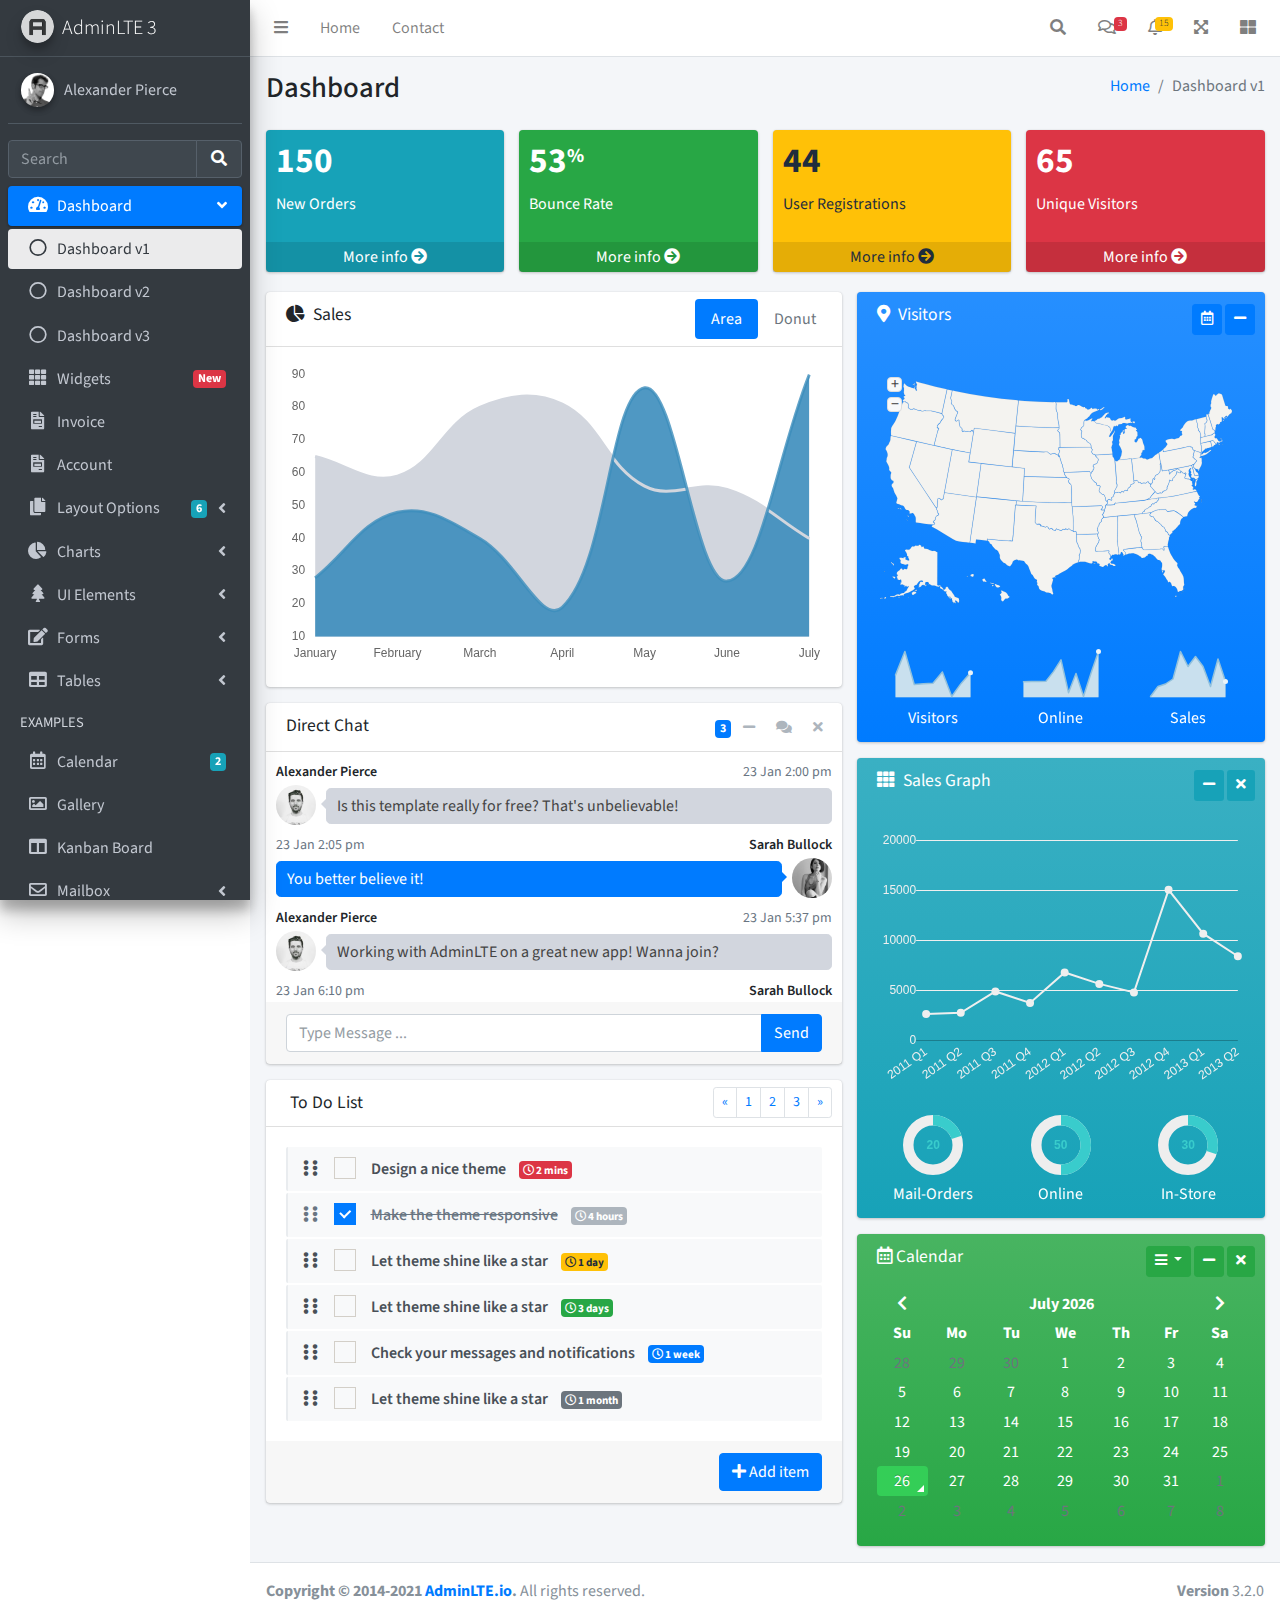
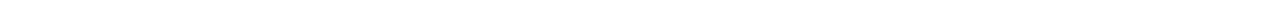
<file: index.html>
<!DOCTYPE html>
<html lang="en">
<head>
  <meta charset="utf-8">
  <meta name="viewport" content="width=device-width, initial-scale=1">
  <title>AdminLTE 3 | Dashboard</title>

  <!-- Google Font: Source Sans Pro -->
  <link rel="stylesheet" href="https://fonts.googleapis.com/css?family=Source+Sans+Pro:300,400,400i,700&display=fallback">
  <!-- Font Awesome -->
  <link rel="stylesheet" href="plugins/fontawesome-free/css/all.min.css">
  <!-- Ionicons -->
  <link rel="stylesheet" href="https://code.ionicframework.com/ionicons/2.0.1/css/ionicons.min.css">
  <!-- Tempusdominus Bootstrap 4 -->
  <link rel="stylesheet" href="plugins/tempusdominus-bootstrap-4/css/tempusdominus-bootstrap-4.min.css">
  <!-- iCheck -->
  <link rel="stylesheet" href="plugins/icheck-bootstrap/icheck-bootstrap.min.css">
  <!-- JQVMap -->
  <link rel="stylesheet" href="plugins/jqvmap/jqvmap.min.css">
  <!-- Theme style -->
  <link rel="stylesheet" href="dist/css/adminlte.min.css">
  <!-- overlayScrollbars -->
  <link rel="stylesheet" href="plugins/overlayScrollbars/css/OverlayScrollbars.min.css">
  <!-- Daterange picker -->
  <link rel="stylesheet" href="plugins/daterangepicker/daterangepicker.css">
  <!-- summernote -->
  <link rel="stylesheet" href="plugins/summernote/summernote-bs4.min.css">
</head>
<body class="hold-transition sidebar-mini layout-fixed">
<div class="wrapper">

  <!-- Preloader -->
  <div class="preloader flex-column justify-content-center align-items-center">
    <img class="animation__shake" src="dist/img/AdminLTELogo.png" alt="AdminLTELogo" height="60" width="60">
  </div>

  <!-- Navbar -->
  <nav class="main-header navbar navbar-expand navbar-white navbar-light">
    <!-- Left navbar links -->
    <ul class="navbar-nav">
      <li class="nav-item">
        <a class="nav-link" data-widget="pushmenu" href="#" role="button"><i class="fas fa-bars"></i></a>
      </li>
      <li class="nav-item d-none d-sm-inline-block">
        <a href="index3.html" class="nav-link">Home</a>
      </li>
      <li class="nav-item d-none d-sm-inline-block">
        <a href="#" class="nav-link">Contact</a>
      </li>
    </ul>

    <!-- Right navbar links -->
    <ul class="navbar-nav ml-auto">
      <!-- Navbar Search -->
      <li class="nav-item">
        <a class="nav-link" data-widget="navbar-search" href="#" role="button">
          <i class="fas fa-search"></i>
        </a>
        <div class="navbar-search-block">
          <form class="form-inline">
            <div class="input-group input-group-sm">
              <input class="form-control form-control-navbar" type="search" placeholder="Search" aria-label="Search">
              <div class="input-group-append">
                <button class="btn btn-navbar" type="submit">
                  <i class="fas fa-search"></i>
                </button>
                <button class="btn btn-navbar" type="button" data-widget="navbar-search">
                  <i class="fas fa-times"></i>
                </button>
              </div>
            </div>
          </form>
        </div>
      </li>

      <!-- Messages Dropdown Menu -->
      <li class="nav-item dropdown">
        <a class="nav-link" data-toggle="dropdown" href="#">
          <i class="far fa-comments"></i>
          <span class="badge badge-danger navbar-badge">3</span>
        </a>
        <div class="dropdown-menu dropdown-menu-lg dropdown-menu-right">
          <a href="#" class="dropdown-item">
            <!-- Message Start -->
            <div class="media">
              <img src="dist/img/user1-128x128.jpg" alt="User Avatar" class="img-size-50 mr-3 img-circle">
              <div class="media-body">
                <h3 class="dropdown-item-title">
                  Brad Diesel
                  <span class="float-right text-sm text-danger"><i class="fas fa-star"></i></span>
                </h3>
                <p class="text-sm">Call me whenever you can...</p>
                <p class="text-sm text-muted"><i class="far fa-clock mr-1"></i> 4 Hours Ago</p>
              </div>
            </div>
            <!-- Message End -->
          </a>
          <div class="dropdown-divider"></div>
          <a href="#" class="dropdown-item">
            <!-- Message Start -->
            <div class="media">
              <img src="dist/img/user8-128x128.jpg" alt="User Avatar" class="img-size-50 img-circle mr-3">
              <div class="media-body">
                <h3 class="dropdown-item-title">
                  John Pierce
                  <span class="float-right text-sm text-muted"><i class="fas fa-star"></i></span>
                </h3>
                <p class="text-sm">I got your message bro</p>
                <p class="text-sm text-muted"><i class="far fa-clock mr-1"></i> 4 Hours Ago</p>
              </div>
            </div>
            <!-- Message End -->
          </a>
          <div class="dropdown-divider"></div>
          <a href="#" class="dropdown-item">
            <!-- Message Start -->
            <div class="media">
              <img src="dist/img/user3-128x128.jpg" alt="User Avatar" class="img-size-50 img-circle mr-3">
              <div class="media-body">
                <h3 class="dropdown-item-title">
                  Nora Silvester
                  <span class="float-right text-sm text-warning"><i class="fas fa-star"></i></span>
                </h3>
                <p class="text-sm">The subject goes here</p>
                <p class="text-sm text-muted"><i class="far fa-clock mr-1"></i> 4 Hours Ago</p>
              </div>
            </div>
            <!-- Message End -->
          </a>
          <div class="dropdown-divider"></div>
          <a href="#" class="dropdown-item dropdown-footer">See All Messages</a>
        </div>
      </li>
      <!-- Notifications Dropdown Menu -->
      <li class="nav-item dropdown">
        <a class="nav-link" data-toggle="dropdown" href="#">
          <i class="far fa-bell"></i>
          <span class="badge badge-warning navbar-badge">15</span>
        </a>
        <div class="dropdown-menu dropdown-menu-lg dropdown-menu-right">
          <span class="dropdown-item dropdown-header">15 Notifications</span>
          <div class="dropdown-divider"></div>
          <a href="#" class="dropdown-item">
            <i class="fas fa-envelope mr-2"></i> 4 new messages
            <span class="float-right text-muted text-sm">3 mins</span>
          </a>
          <div class="dropdown-divider"></div>
          <a href="#" class="dropdown-item">
            <i class="fas fa-users mr-2"></i> 8 friend requests
            <span class="float-right text-muted text-sm">12 hours</span>
          </a>
          <div class="dropdown-divider"></div>
          <a href="#" class="dropdown-item">
            <i class="fas fa-file mr-2"></i> 3 new reports
            <span class="float-right text-muted text-sm">2 days</span>
          </a>
          <div class="dropdown-divider"></div>
          <a href="#" class="dropdown-item dropdown-footer">See All Notifications</a>
        </div>
      </li>
      <li class="nav-item">
        <a class="nav-link" data-widget="fullscreen" href="#" role="button">
          <i class="fas fa-expand-arrows-alt"></i>
        </a>
      </li>
      <li class="nav-item">
        <a class="nav-link" data-widget="control-sidebar" data-controlsidebar-slide="true" href="#" role="button">
          <i class="fas fa-th-large"></i>
        </a>
      </li>
    </ul>
  </nav>
  <!-- /.navbar -->

  <!-- Main Sidebar Container -->
  <aside class="main-sidebar sidebar-dark-primary elevation-4">
    <!-- Brand Logo -->
    <a href="index3.html" class="brand-link">
      <img src="dist/img/AdminLTELogo.png" alt="AdminLTE Logo" class="brand-image img-circle elevation-3" style="opacity: .8">
      <span class="brand-text font-weight-light">AdminLTE 3</span>
    </a>

    <!-- Sidebar -->
    <div class="sidebar">
      <!-- Sidebar user panel (optional) -->
      <div class="user-panel mt-3 pb-3 mb-3 d-flex">
        <div class="image">
          <img src="dist/img/user2-160x160.jpg" class="img-circle elevation-2" alt="User Image">
        </div>
        <div class="info">
          <a href="#" class="d-block">Alexander Pierce</a>
        </div>
      </div>

      <!-- SidebarSearch Form -->
      <div class="form-inline">
        <div class="input-group" data-widget="sidebar-search">
          <input class="form-control form-control-sidebar" type="search" placeholder="Search" aria-label="Search">
          <div class="input-group-append">
            <button class="btn btn-sidebar">
              <i class="fas fa-search fa-fw"></i>
            </button>
          </div>
        </div>
      </div>

      <!-- Sidebar Menu -->
      <nav class="mt-2">
        <ul class="nav nav-pills nav-sidebar flex-column" data-widget="treeview" role="menu" data-accordion="false">
          <!-- Add icons to the links using the .nav-icon class
               with font-awesome or any other icon font library -->
          <li class="nav-item menu-open">
            <a href="#" class="nav-link active">
              <i class="nav-icon fas fa-tachometer-alt"></i>
              <p>
                Dashboard
                <i class="right fas fa-angle-left"></i>
              </p>
            </a>
            <ul class="nav nav-treeview">
              <li class="nav-item">
                <a href="./index.html" class="nav-link active">
                  <i class="far fa-circle nav-icon"></i>
                  <p>Dashboard v1</p>
                </a>
              </li>
              <li class="nav-item">
                <a href="./index2.html" class="nav-link">
                  <i class="far fa-circle nav-icon"></i>
                  <p>Dashboard v2</p>
                </a>
              </li>
              <li class="nav-item">
                <a href="./index3.html" class="nav-link">
                  <i class="far fa-circle nav-icon"></i>
                  <p>Dashboard v3</p>
                </a>
              </li>
            </ul>
          </li>
          <li class="nav-item">
            <a href="pages/widgets.html" class="nav-link">
              <i class="nav-icon fas fa-th"></i>
              <p>
                Widgets
                <span class="right badge badge-danger">New</span>
              </p>
            </a>
          </li>
          <li class="nav-item">
            <a href="pages/invoice.html" class="nav-link">
              <i class="nav-icon fas fa-file-invoice"></i>
              <p>
                Invoice
              </p>
            </a>
          </li>
          <li class="nav-item">
            <a href="pages/account.html" class="nav-link">
              <i class="nav-icon fas fa-file-invoice"></i>
              <p>
                Account
              </p>
            </a>
          </li>
          <li class="nav-item">
            <a href="#" class="nav-link">
              <i class="nav-icon fas fa-copy"></i>
              <p>
                Layout Options
                <i class="fas fa-angle-left right"></i>
                <span class="badge badge-info right">6</span>
              </p>
            </a>
            <ul class="nav nav-treeview">
              <li class="nav-item">
                <a href="pages/layout/top-nav.html" class="nav-link">
                  <i class="far fa-circle nav-icon"></i>
                  <p>Top Navigation</p>
                </a>
              </li>
              <li class="nav-item">
                <a href="pages/layout/top-nav-sidebar.html" class="nav-link">
                  <i class="far fa-circle nav-icon"></i>
                  <p>Top Navigation + Sidebar</p>
                </a>
              </li>
              <li class="nav-item">
                <a href="pages/layout/boxed.html" class="nav-link">
                  <i class="far fa-circle nav-icon"></i>
                  <p>Boxed</p>
                </a>
              </li>
              <li class="nav-item">
                <a href="pages/layout/fixed-sidebar.html" class="nav-link">
                  <i class="far fa-circle nav-icon"></i>
                  <p>Fixed Sidebar</p>
                </a>
              </li>
              <li class="nav-item">
                <a href="pages/layout/fixed-sidebar-custom.html" class="nav-link">
                  <i class="far fa-circle nav-icon"></i>
                  <p>Fixed Sidebar <small>+ Custom Area</small></p>
                </a>
              </li>
              <li class="nav-item">
                <a href="pages/layout/fixed-topnav.html" class="nav-link">
                  <i class="far fa-circle nav-icon"></i>
                  <p>Fixed Navbar</p>
                </a>
              </li>
              <li class="nav-item">
                <a href="pages/layout/fixed-footer.html" class="nav-link">
                  <i class="far fa-circle nav-icon"></i>
                  <p>Fixed Footer</p>
                </a>
              </li>
              <li class="nav-item">
                <a href="pages/layout/collapsed-sidebar.html" class="nav-link">
                  <i class="far fa-circle nav-icon"></i>
                  <p>Collapsed Sidebar</p>
                </a>
              </li>
            </ul>
          </li>
          <li class="nav-item">
            <a href="#" class="nav-link">
              <i class="nav-icon fas fa-chart-pie"></i>
              <p>
                Charts
                <i class="right fas fa-angle-left"></i>
              </p>
            </a>
            <ul class="nav nav-treeview">
              <li class="nav-item">
                <a href="pages/charts/chartjs.html" class="nav-link">
                  <i class="far fa-circle nav-icon"></i>
                  <p>ChartJS</p>
                </a>
              </li>
              <li class="nav-item">
                <a href="pages/charts/flot.html" class="nav-link">
                  <i class="far fa-circle nav-icon"></i>
                  <p>Flot</p>
                </a>
              </li>
              <li class="nav-item">
                <a href="pages/charts/inline.html" class="nav-link">
                  <i class="far fa-circle nav-icon"></i>
                  <p>Inline</p>
                </a>
              </li>
              <li class="nav-item">
                <a href="pages/charts/uplot.html" class="nav-link">
                  <i class="far fa-circle nav-icon"></i>
                  <p>uPlot</p>
                </a>
              </li>
            </ul>
          </li>
          <li class="nav-item">
            <a href="#" class="nav-link">
              <i class="nav-icon fas fa-tree"></i>
              <p>
                UI Elements
                <i class="fas fa-angle-left right"></i>
              </p>
            </a>
            <ul class="nav nav-treeview">
              <li class="nav-item">
                <a href="pages/UI/general.html" class="nav-link">
                  <i class="far fa-circle nav-icon"></i>
                  <p>General</p>
                </a>
              </li>
              <li class="nav-item">
                <a href="pages/UI/icons.html" class="nav-link">
                  <i class="far fa-circle nav-icon"></i>
                  <p>Icons</p>
                </a>
              </li>
              <li class="nav-item">
                <a href="pages/UI/buttons.html" class="nav-link">
                  <i class="far fa-circle nav-icon"></i>
                  <p>Buttons</p>
                </a>
              </li>
              <li class="nav-item">
                <a href="pages/UI/sliders.html" class="nav-link">
                  <i class="far fa-circle nav-icon"></i>
                  <p>Sliders</p>
                </a>
              </li>
              <li class="nav-item">
                <a href="pages/UI/modals.html" class="nav-link">
                  <i class="far fa-circle nav-icon"></i>
                  <p>Modals & Alerts</p>
                </a>
              </li>
              <li class="nav-item">
                <a href="pages/UI/navbar.html" class="nav-link">
                  <i class="far fa-circle nav-icon"></i>
                  <p>Navbar & Tabs</p>
                </a>
              </li>
              <li class="nav-item">
                <a href="pages/UI/timeline.html" class="nav-link">
                  <i class="far fa-circle nav-icon"></i>
                  <p>Timeline</p>
                </a>
              </li>
              <li class="nav-item">
                <a href="pages/UI/ribbons.html" class="nav-link">
                  <i class="far fa-circle nav-icon"></i>
                  <p>Ribbons</p>
                </a>
              </li>
            </ul>
          </li>
          <li class="nav-item">
            <a href="#" class="nav-link">
              <i class="nav-icon fas fa-edit"></i>
              <p>
                Forms
                <i class="fas fa-angle-left right"></i>
              </p>
            </a>
            <ul class="nav nav-treeview">
              <li class="nav-item">
                <a href="pages/forms/general.html" class="nav-link">
                  <i class="far fa-circle nav-icon"></i>
                  <p>General Elements</p>
                </a>
              </li>
              <li class="nav-item">
                <a href="pages/forms/advanced.html" class="nav-link">
                  <i class="far fa-circle nav-icon"></i>
                  <p>Advanced Elements</p>
                </a>
              </li>
              <li class="nav-item">
                <a href="pages/forms/editors.html" class="nav-link">
                  <i class="far fa-circle nav-icon"></i>
                  <p>Editors</p>
                </a>
              </li>
              <li class="nav-item">
                <a href="pages/forms/validation.html" class="nav-link">
                  <i class="far fa-circle nav-icon"></i>
                  <p>Validation</p>
                </a>
              </li>
            </ul>
          </li>
          <li class="nav-item">
            <a href="#" class="nav-link">
              <i class="nav-icon fas fa-table"></i>
              <p>
                Tables
                <i class="fas fa-angle-left right"></i>
              </p>
            </a>
            <ul class="nav nav-treeview">
              <li class="nav-item">
                <a href="pages/tables/simple.html" class="nav-link">
                  <i class="far fa-circle nav-icon"></i>
                  <p>Simple Tables</p>
                </a>
              </li>
              <li class="nav-item">
                <a href="pages/tables/data.html" class="nav-link">
                  <i class="far fa-circle nav-icon"></i>
                  <p>DataTables</p>
                </a>
              </li>
              <li class="nav-item">
                <a href="pages/tables/jsgrid.html" class="nav-link">
                  <i class="far fa-circle nav-icon"></i>
                  <p>jsGrid</p>
                </a>
              </li>
            </ul>
          </li>
          <li class="nav-header">EXAMPLES</li>
          <li class="nav-item">
            <a href="pages/calendar.html" class="nav-link">
              <i class="nav-icon far fa-calendar-alt"></i>
              <p>
                Calendar
                <span class="badge badge-info right">2</span>
              </p>
            </a>
          </li>
          <li class="nav-item">
            <a href="pages/gallery.html" class="nav-link">
              <i class="nav-icon far fa-image"></i>
              <p>
                Gallery
              </p>
            </a>
          </li>
          <li class="nav-item">
            <a href="pages/kanban.html" class="nav-link">
              <i class="nav-icon fas fa-columns"></i>
              <p>
                Kanban Board
              </p>
            </a>
          </li>
          <li class="nav-item">
            <a href="#" class="nav-link">
              <i class="nav-icon far fa-envelope"></i>
              <p>
                Mailbox
                <i class="fas fa-angle-left right"></i>
              </p>
            </a>
            <ul class="nav nav-treeview">
              <li class="nav-item">
                <a href="pages/mailbox/mailbox.html" class="nav-link">
                  <i class="far fa-circle nav-icon"></i>
                  <p>Inbox</p>
                </a>
              </li>
              <li class="nav-item">
                <a href="pages/mailbox/compose.html" class="nav-link">
                  <i class="far fa-circle nav-icon"></i>
                  <p>Compose</p>
                </a>
              </li>
              <li class="nav-item">
                <a href="pages/mailbox/read-mail.html" class="nav-link">
                  <i class="far fa-circle nav-icon"></i>
                  <p>Read</p>
                </a>
              </li>
            </ul>
          </li>
          <li class="nav-item">
            <a href="#" class="nav-link">
              <i class="nav-icon fas fa-book"></i>
              <p>
                Pages
                <i class="fas fa-angle-left right"></i>
              </p>
            </a>
            <ul class="nav nav-treeview">
              <li class="nav-item">
                <a href="pages/examples/invoice.html" class="nav-link">
                  <i class="far fa-circle nav-icon"></i>
                  <p>Invoice</p>
                </a>
              </li>
              <li class="nav-item">
                <a href="pages/examples/profile.html" class="nav-link">
                  <i class="far fa-circle nav-icon"></i>
                  <p>Profile</p>
                </a>
              </li>
              <li class="nav-item">
                <a href="pages/examples/e-commerce.html" class="nav-link">
                  <i class="far fa-circle nav-icon"></i>
                  <p>E-commerce</p>
                </a>
              </li>
              <li class="nav-item">
                <a href="pages/examples/projects.html" class="nav-link">
                  <i class="far fa-circle nav-icon"></i>
                  <p>Projects</p>
                </a>
              </li>
              <li class="nav-item">
                <a href="pages/examples/project-add.html" class="nav-link">
                  <i class="far fa-circle nav-icon"></i>
                  <p>Project Add</p>
                </a>
              </li>
              <li class="nav-item">
                <a href="pages/examples/project-edit.html" class="nav-link">
                  <i class="far fa-circle nav-icon"></i>
                  <p>Project Edit</p>
                </a>
              </li>
              <li class="nav-item">
                <a href="pages/examples/project-detail.html" class="nav-link">
                  <i class="far fa-circle nav-icon"></i>
                  <p>Project Detail</p>
                </a>
              </li>
              <li class="nav-item">
                <a href="pages/examples/contacts.html" class="nav-link">
                  <i class="far fa-circle nav-icon"></i>
                  <p>Contacts</p>
                </a>
              </li>
              <li class="nav-item">
                <a href="pages/examples/faq.html" class="nav-link">
                  <i class="far fa-circle nav-icon"></i>
                  <p>FAQ</p>
                </a>
              </li>
              <li class="nav-item">
                <a href="pages/examples/contact-us.html" class="nav-link">
                  <i class="far fa-circle nav-icon"></i>
                  <p>Contact us</p>
                </a>
              </li>
            </ul>
          </li>
          <li class="nav-item">
            <a href="#" class="nav-link">
              <i class="nav-icon far fa-plus-square"></i>
              <p>
                Extras
                <i class="fas fa-angle-left right"></i>
              </p>
            </a>
            <ul class="nav nav-treeview">
              <li class="nav-item">
                <a href="#" class="nav-link">
                  <i class="far fa-circle nav-icon"></i>
                  <p>
                    Login & Register v1
                    <i class="fas fa-angle-left right"></i>
                  </p>
                </a>
                <ul class="nav nav-treeview">
                  <li class="nav-item">
                    <a href="pages/examples/login.html" class="nav-link">
                      <i class="far fa-circle nav-icon"></i>
                      <p>Login v1</p>
                    </a>
                  </li>
                  <li class="nav-item">
                    <a href="pages/examples/register.html" class="nav-link">
                      <i class="far fa-circle nav-icon"></i>
                      <p>Register v1</p>
                    </a>
                  </li>
                  <li class="nav-item">
                    <a href="pages/examples/forgot-password.html" class="nav-link">
                      <i class="far fa-circle nav-icon"></i>
                      <p>Forgot Password v1</p>
                    </a>
                  </li>
                  <li class="nav-item">
                    <a href="pages/examples/recover-password.html" class="nav-link">
                      <i class="far fa-circle nav-icon"></i>
                      <p>Recover Password v1</p>
                    </a>
                  </li>
                </ul>
              </li>
              <li class="nav-item">
                <a href="#" class="nav-link">
                  <i class="far fa-circle nav-icon"></i>
                  <p>
                    Login & Register v2
                    <i class="fas fa-angle-left right"></i>
                  </p>
                </a>
                <ul class="nav nav-treeview">
                  <li class="nav-item">
                    <a href="pages/examples/login-v2.html" class="nav-link">
                      <i class="far fa-circle nav-icon"></i>
                      <p>Login v2</p>
                    </a>
                  </li>
                  <li class="nav-item">
                    <a href="pages/examples/register-v2.html" class="nav-link">
                      <i class="far fa-circle nav-icon"></i>
                      <p>Register v2</p>
                    </a>
                  </li>
                  <li class="nav-item">
                    <a href="pages/examples/forgot-password-v2.html" class="nav-link">
                      <i class="far fa-circle nav-icon"></i>
                      <p>Forgot Password v2</p>
                    </a>
                  </li>
                  <li class="nav-item">
                    <a href="pages/examples/recover-password-v2.html" class="nav-link">
                      <i class="far fa-circle nav-icon"></i>
                      <p>Recover Password v2</p>
                    </a>
                  </li>
                </ul>
              </li>
              <li class="nav-item">
                <a href="pages/examples/lockscreen.html" class="nav-link">
                  <i class="far fa-circle nav-icon"></i>
                  <p>Lockscreen</p>
                </a>
              </li>
              <li class="nav-item">
                <a href="pages/examples/legacy-user-menu.html" class="nav-link">
                  <i class="far fa-circle nav-icon"></i>
                  <p>Legacy User Menu</p>
                </a>
              </li>
              <li class="nav-item">
                <a href="pages/examples/language-menu.html" class="nav-link">
                  <i class="far fa-circle nav-icon"></i>
                  <p>Language Menu</p>
                </a>
              </li>
              <li class="nav-item">
                <a href="pages/examples/404.html" class="nav-link">
                  <i class="far fa-circle nav-icon"></i>
                  <p>Error 404</p>
                </a>
              </li>
              <li class="nav-item">
                <a href="pages/examples/500.html" class="nav-link">
                  <i class="far fa-circle nav-icon"></i>
                  <p>Error 500</p>
                </a>
              </li>
              <li class="nav-item">
                <a href="pages/examples/pace.html" class="nav-link">
                  <i class="far fa-circle nav-icon"></i>
                  <p>Pace</p>
                </a>
              </li>
              <li class="nav-item">
                <a href="pages/examples/blank.html" class="nav-link">
                  <i class="far fa-circle nav-icon"></i>
                  <p>Blank Page</p>
                </a>
              </li>
              <li class="nav-item">
                <a href="starter.html" class="nav-link">
                  <i class="far fa-circle nav-icon"></i>
                  <p>Starter Page</p>
                </a>
              </li>
            </ul>
          </li>
          <li class="nav-item">
            <a href="#" class="nav-link">
              <i class="nav-icon fas fa-search"></i>
              <p>
                Search
                <i class="fas fa-angle-left right"></i>
              </p>
            </a>
            <ul class="nav nav-treeview">
              <li class="nav-item">
                <a href="pages/search/simple.html" class="nav-link">
                  <i class="far fa-circle nav-icon"></i>
                  <p>Simple Search</p>
                </a>
              </li>
              <li class="nav-item">
                <a href="pages/search/enhanced.html" class="nav-link">
                  <i class="far fa-circle nav-icon"></i>
                  <p>Enhanced</p>
                </a>
              </li>
            </ul>
          </li>
          <li class="nav-header">MISCELLANEOUS</li>
          <li class="nav-item">
            <a href="iframe.html" class="nav-link">
              <i class="nav-icon fas fa-ellipsis-h"></i>
              <p>Tabbed IFrame Plugin</p>
            </a>
          </li>
          <li class="nav-item">
            <a href="https://adminlte.io/docs/3.1/" class="nav-link">
              <i class="nav-icon fas fa-file"></i>
              <p>Documentation</p>
            </a>
          </li>
          <li class="nav-header">MULTI LEVEL EXAMPLE</li>
          <li class="nav-item">
            <a href="#" class="nav-link">
              <i class="fas fa-circle nav-icon"></i>
              <p>Level 1</p>
            </a>
          </li>
          <li class="nav-item">
            <a href="#" class="nav-link">
              <i class="nav-icon fas fa-circle"></i>
              <p>
                Level 1
                <i class="right fas fa-angle-left"></i>
              </p>
            </a>
            <ul class="nav nav-treeview">
              <li class="nav-item">
                <a href="#" class="nav-link">
                  <i class="far fa-circle nav-icon"></i>
                  <p>Level 2</p>
                </a>
              </li>
              <li class="nav-item">
                <a href="#" class="nav-link">
                  <i class="far fa-circle nav-icon"></i>
                  <p>
                    Level 2
                    <i class="right fas fa-angle-left"></i>
                  </p>
                </a>
                <ul class="nav nav-treeview">
                  <li class="nav-item">
                    <a href="#" class="nav-link">
                      <i class="far fa-dot-circle nav-icon"></i>
                      <p>Level 3</p>
                    </a>
                  </li>
                  <li class="nav-item">
                    <a href="#" class="nav-link">
                      <i class="far fa-dot-circle nav-icon"></i>
                      <p>Level 3</p>
                    </a>
                  </li>
                  <li class="nav-item">
                    <a href="#" class="nav-link">
                      <i class="far fa-dot-circle nav-icon"></i>
                      <p>Level 3</p>
                    </a>
                  </li>
                </ul>
              </li>
              <li class="nav-item">
                <a href="#" class="nav-link">
                  <i class="far fa-circle nav-icon"></i>
                  <p>Level 2</p>
                </a>
              </li>
            </ul>
          </li>
          <li class="nav-item">
            <a href="#" class="nav-link">
              <i class="fas fa-circle nav-icon"></i>
              <p>Level 1</p>
            </a>
          </li>
          <li class="nav-header">LABELS</li>
          <li class="nav-item">
            <a href="#" class="nav-link">
              <i class="nav-icon far fa-circle text-danger"></i>
              <p class="text">Important</p>
            </a>
          </li>
          <li class="nav-item">
            <a href="#" class="nav-link">
              <i class="nav-icon far fa-circle text-warning"></i>
              <p>Warning</p>
            </a>
          </li>
          <li class="nav-item">
            <a href="#" class="nav-link">
              <i class="nav-icon far fa-circle text-info"></i>
              <p>Informational</p>
            </a>
          </li>
        </ul>
      </nav>
      <!-- /.sidebar-menu -->
    </div>
    <!-- /.sidebar -->
  </aside>

  <!-- Content Wrapper. Contains page content -->
  <div class="content-wrapper">
    <!-- Content Header (Page header) -->
    <div class="content-header">
      <div class="container-fluid">
        <div class="row mb-2">
          <div class="col-sm-6">
            <h1 class="m-0">Dashboard</h1>
          </div><!-- /.col -->
          <div class="col-sm-6">
            <ol class="breadcrumb float-sm-right">
              <li class="breadcrumb-item"><a href="#">Home</a></li>
              <li class="breadcrumb-item active">Dashboard v1</li>
            </ol>
          </div><!-- /.col -->
        </div><!-- /.row -->
      </div><!-- /.container-fluid -->
    </div>
    <!-- /.content-header -->

    <!-- Main content -->
    <section class="content">
      <div class="container-fluid">
        <!-- Small boxes (Stat box) -->
        <div class="row">
          <div class="col-lg-3 col-6">
            <!-- small box -->
            <div class="small-box bg-info">
              <div class="inner">
                <h3>150</h3>

                <p>New Orders</p>
              </div>
              <div class="icon">
                <i class="ion ion-bag"></i>
              </div>
              <a href="#" class="small-box-footer">More info <i class="fas fa-arrow-circle-right"></i></a>
            </div>
          </div>
          <!-- ./col -->
          <div class="col-lg-3 col-6">
            <!-- small box -->
            <div class="small-box bg-success">
              <div class="inner">
                <h3>53<sup style="font-size: 20px">%</sup></h3>

                <p>Bounce Rate</p>
              </div>
              <div class="icon">
                <i class="ion ion-stats-bars"></i>
              </div>
              <a href="#" class="small-box-footer">More info <i class="fas fa-arrow-circle-right"></i></a>
            </div>
          </div>
          <!-- ./col -->
          <div class="col-lg-3 col-6">
            <!-- small box -->
            <div class="small-box bg-warning">
              <div class="inner">
                <h3>44</h3>

                <p>User Registrations</p>
              </div>
              <div class="icon">
                <i class="ion ion-person-add"></i>
              </div>
              <a href="#" class="small-box-footer">More info <i class="fas fa-arrow-circle-right"></i></a>
            </div>
          </div>
          <!-- ./col -->
          <div class="col-lg-3 col-6">
            <!-- small box -->
            <div class="small-box bg-danger">
              <div class="inner">
                <h3>65</h3>

                <p>Unique Visitors</p>
              </div>
              <div class="icon">
                <i class="ion ion-pie-graph"></i>
              </div>
              <a href="#" class="small-box-footer">More info <i class="fas fa-arrow-circle-right"></i></a>
            </div>
          </div>
          <!-- ./col -->
        </div>
        <!-- /.row -->
        <!-- Main row -->
        <div class="row">
          <!-- Left col -->
          <section class="col-lg-7 connectedSortable">
            <!-- Custom tabs (Charts with tabs)-->
            <div class="card">
              <div class="card-header">
                <h3 class="card-title">
                  <i class="fas fa-chart-pie mr-1"></i>
                  Sales
                </h3>
                <div class="card-tools">
                  <ul class="nav nav-pills ml-auto">
                    <li class="nav-item">
                      <a class="nav-link active" href="#revenue-chart" data-toggle="tab">Area</a>
                    </li>
                    <li class="nav-item">
                      <a class="nav-link" href="#sales-chart" data-toggle="tab">Donut</a>
                    </li>
                  </ul>
                </div>
              </div><!-- /.card-header -->
              <div class="card-body">
                <div class="tab-content p-0">
                  <!-- Morris chart - Sales -->
                  <div class="chart tab-pane active" id="revenue-chart"
                       style="position: relative; height: 300px;">
                      <canvas id="revenue-chart-canvas" height="300" style="height: 300px;"></canvas>
                   </div>
                  <div class="chart tab-pane" id="sales-chart" style="position: relative; height: 300px;">
                    <canvas id="sales-chart-canvas" height="300" style="height: 300px;"></canvas>
                  </div>
                </div>
              </div><!-- /.card-body -->
            </div>
            <!-- /.card -->

            <!-- DIRECT CHAT -->
            <div class="card direct-chat direct-chat-primary">
              <div class="card-header">
                <h3 class="card-title">Direct Chat</h3>

                <div class="card-tools">
                  <span title="3 New Messages" class="badge badge-primary">3</span>
                  <button type="button" class="btn btn-tool" data-card-widget="collapse">
                    <i class="fas fa-minus"></i>
                  </button>
                  <button type="button" class="btn btn-tool" title="Contacts" data-widget="chat-pane-toggle">
                    <i class="fas fa-comments"></i>
                  </button>
                  <button type="button" class="btn btn-tool" data-card-widget="remove">
                    <i class="fas fa-times"></i>
                  </button>
                </div>
              </div>
              <!-- /.card-header -->
              <div class="card-body">
                <!-- Conversations are loaded here -->
                <div class="direct-chat-messages">
                  <!-- Message. Default to the left -->
                  <div class="direct-chat-msg">
                    <div class="direct-chat-infos clearfix">
                      <span class="direct-chat-name float-left">Alexander Pierce</span>
                      <span class="direct-chat-timestamp float-right">23 Jan 2:00 pm</span>
                    </div>
                    <!-- /.direct-chat-infos -->
                    <img class="direct-chat-img" src="dist/img/user1-128x128.jpg" alt="message user image">
                    <!-- /.direct-chat-img -->
                    <div class="direct-chat-text">
                      Is this template really for free? That's unbelievable!
                    </div>
                    <!-- /.direct-chat-text -->
                  </div>
                  <!-- /.direct-chat-msg -->

                  <!-- Message to the right -->
                  <div class="direct-chat-msg right">
                    <div class="direct-chat-infos clearfix">
                      <span class="direct-chat-name float-right">Sarah Bullock</span>
                      <span class="direct-chat-timestamp float-left">23 Jan 2:05 pm</span>
                    </div>
                    <!-- /.direct-chat-infos -->
                    <img class="direct-chat-img" src="dist/img/user3-128x128.jpg" alt="message user image">
                    <!-- /.direct-chat-img -->
                    <div class="direct-chat-text">
                      You better believe it!
                    </div>
                    <!-- /.direct-chat-text -->
                  </div>
                  <!-- /.direct-chat-msg -->

                  <!-- Message. Default to the left -->
                  <div class="direct-chat-msg">
                    <div class="direct-chat-infos clearfix">
                      <span class="direct-chat-name float-left">Alexander Pierce</span>
                      <span class="direct-chat-timestamp float-right">23 Jan 5:37 pm</span>
                    </div>
                    <!-- /.direct-chat-infos -->
                    <img class="direct-chat-img" src="dist/img/user1-128x128.jpg" alt="message user image">
                    <!-- /.direct-chat-img -->
                    <div class="direct-chat-text">
                      Working with AdminLTE on a great new app! Wanna join?
                    </div>
                    <!-- /.direct-chat-text -->
                  </div>
                  <!-- /.direct-chat-msg -->

                  <!-- Message to the right -->
                  <div class="direct-chat-msg right">
                    <div class="direct-chat-infos clearfix">
                      <span class="direct-chat-name float-right">Sarah Bullock</span>
                      <span class="direct-chat-timestamp float-left">23 Jan 6:10 pm</span>
                    </div>
                    <!-- /.direct-chat-infos -->
                    <img class="direct-chat-img" src="dist/img/user3-128x128.jpg" alt="message user image">
                    <!-- /.direct-chat-img -->
                    <div class="direct-chat-text">
                      I would love to.
                    </div>
                    <!-- /.direct-chat-text -->
                  </div>
                  <!-- /.direct-chat-msg -->

                </div>
                <!--/.direct-chat-messages-->

                <!-- Contacts are loaded here -->
                <div class="direct-chat-contacts">
                  <ul class="contacts-list">
                    <li>
                      <a href="#">
                        <img class="contacts-list-img" src="dist/img/user1-128x128.jpg" alt="User Avatar">

                        <div class="contacts-list-info">
                          <span class="contacts-list-name">
                            Count Dracula
                            <small class="contacts-list-date float-right">2/28/2015</small>
                          </span>
                          <span class="contacts-list-msg">How have you been? I was...</span>
                        </div>
                        <!-- /.contacts-list-info -->
                      </a>
                    </li>
                    <!-- End Contact Item -->
                    <li>
                      <a href="#">
                        <img class="contacts-list-img" src="dist/img/user7-128x128.jpg" alt="User Avatar">

                        <div class="contacts-list-info">
                          <span class="contacts-list-name">
                            Sarah Doe
                            <small class="contacts-list-date float-right">2/23/2015</small>
                          </span>
                          <span class="contacts-list-msg">I will be waiting for...</span>
                        </div>
                        <!-- /.contacts-list-info -->
                      </a>
                    </li>
                    <!-- End Contact Item -->
                    <li>
                      <a href="#">
                        <img class="contacts-list-img" src="dist/img/user3-128x128.jpg" alt="User Avatar">

                        <div class="contacts-list-info">
                          <span class="contacts-list-name">
                            Nadia Jolie
                            <small class="contacts-list-date float-right">2/20/2015</small>
                          </span>
                          <span class="contacts-list-msg">I'll call you back at...</span>
                        </div>
                        <!-- /.contacts-list-info -->
                      </a>
                    </li>
                    <!-- End Contact Item -->
                    <li>
                      <a href="#">
                        <img class="contacts-list-img" src="dist/img/user5-128x128.jpg" alt="User Avatar">

                        <div class="contacts-list-info">
                          <span class="contacts-list-name">
                            Nora S. Vans
                            <small class="contacts-list-date float-right">2/10/2015</small>
                          </span>
                          <span class="contacts-list-msg">Where is your new...</span>
                        </div>
                        <!-- /.contacts-list-info -->
                      </a>
                    </li>
                    <!-- End Contact Item -->
                    <li>
                      <a href="#">
                        <img class="contacts-list-img" src="dist/img/user6-128x128.jpg" alt="User Avatar">

                        <div class="contacts-list-info">
                          <span class="contacts-list-name">
                            John K.
                            <small class="contacts-list-date float-right">1/27/2015</small>
                          </span>
                          <span class="contacts-list-msg">Can I take a look at...</span>
                        </div>
                        <!-- /.contacts-list-info -->
                      </a>
                    </li>
                    <!-- End Contact Item -->
                    <li>
                      <a href="#">
                        <img class="contacts-list-img" src="dist/img/user8-128x128.jpg" alt="User Avatar">

                        <div class="contacts-list-info">
                          <span class="contacts-list-name">
                            Kenneth M.
                            <small class="contacts-list-date float-right">1/4/2015</small>
                          </span>
                          <span class="contacts-list-msg">Never mind I found...</span>
                        </div>
                        <!-- /.contacts-list-info -->
                      </a>
                    </li>
                    <!-- End Contact Item -->
                  </ul>
                  <!-- /.contacts-list -->
                </div>
                <!-- /.direct-chat-pane -->
              </div>
              <!-- /.card-body -->
              <div class="card-footer">
                <form action="#" method="post">
                  <div class="input-group">
                    <input type="text" name="message" placeholder="Type Message ..." class="form-control">
                    <span class="input-group-append">
                      <button type="button" class="btn btn-primary">Send</button>
                    </span>
                  </div>
                </form>
              </div>
              <!-- /.card-footer-->
            </div>
            <!--/.direct-chat -->

            <!-- TO DO List -->
            <div class="card">
              <div class="card-header">
                <h3 class="card-title">
                  <i class="ion ion-clipboard mr-1"></i>
                  To Do List
                </h3>

                <div class="card-tools">
                  <ul class="pagination pagination-sm">
                    <li class="page-item"><a href="#" class="page-link">&laquo;</a></li>
                    <li class="page-item"><a href="#" class="page-link">1</a></li>
                    <li class="page-item"><a href="#" class="page-link">2</a></li>
                    <li class="page-item"><a href="#" class="page-link">3</a></li>
                    <li class="page-item"><a href="#" class="page-link">&raquo;</a></li>
                  </ul>
                </div>
              </div>
              <!-- /.card-header -->
              <div class="card-body">
                <ul class="todo-list" data-widget="todo-list">
                  <li>
                    <!-- drag handle -->
                    <span class="handle">
                      <i class="fas fa-ellipsis-v"></i>
                      <i class="fas fa-ellipsis-v"></i>
                    </span>
                    <!-- checkbox -->
                    <div  class="icheck-primary d-inline ml-2">
                      <input type="checkbox" value="" name="todo1" id="todoCheck1">
                      <label for="todoCheck1"></label>
                    </div>
                    <!-- todo text -->
                    <span class="text">Design a nice theme</span>
                    <!-- Emphasis label -->
                    <small class="badge badge-danger"><i class="far fa-clock"></i> 2 mins</small>
                    <!-- General tools such as edit or delete-->
                    <div class="tools">
                      <i class="fas fa-edit"></i>
                      <i class="fas fa-trash-o"></i>
                    </div>
                  </li>
                  <li>
                    <span class="handle">
                      <i class="fas fa-ellipsis-v"></i>
                      <i class="fas fa-ellipsis-v"></i>
                    </span>
                    <div  class="icheck-primary d-inline ml-2">
                      <input type="checkbox" value="" name="todo2" id="todoCheck2" checked>
                      <label for="todoCheck2"></label>
                    </div>
                    <span class="text">Make the theme responsive</span>
                    <small class="badge badge-info"><i class="far fa-clock"></i> 4 hours</small>
                    <div class="tools">
                      <i class="fas fa-edit"></i>
                      <i class="fas fa-trash-o"></i>
                    </div>
                  </li>
                  <li>
                    <span class="handle">
                      <i class="fas fa-ellipsis-v"></i>
                      <i class="fas fa-ellipsis-v"></i>
                    </span>
                    <div  class="icheck-primary d-inline ml-2">
                      <input type="checkbox" value="" name="todo3" id="todoCheck3">
                      <label for="todoCheck3"></label>
                    </div>
                    <span class="text">Let theme shine like a star</span>
                    <small class="badge badge-warning"><i class="far fa-clock"></i> 1 day</small>
                    <div class="tools">
                      <i class="fas fa-edit"></i>
                      <i class="fas fa-trash-o"></i>
                    </div>
                  </li>
                  <li>
                    <span class="handle">
                      <i class="fas fa-ellipsis-v"></i>
                      <i class="fas fa-ellipsis-v"></i>
                    </span>
                    <div  class="icheck-primary d-inline ml-2">
                      <input type="checkbox" value="" name="todo4" id="todoCheck4">
                      <label for="todoCheck4"></label>
                    </div>
                    <span class="text">Let theme shine like a star</span>
                    <small class="badge badge-success"><i class="far fa-clock"></i> 3 days</small>
                    <div class="tools">
                      <i class="fas fa-edit"></i>
                      <i class="fas fa-trash-o"></i>
                    </div>
                  </li>
                  <li>
                    <span class="handle">
                      <i class="fas fa-ellipsis-v"></i>
                      <i class="fas fa-ellipsis-v"></i>
                    </span>
                    <div  class="icheck-primary d-inline ml-2">
                      <input type="checkbox" value="" name="todo5" id="todoCheck5">
                      <label for="todoCheck5"></label>
                    </div>
                    <span class="text">Check your messages and notifications</span>
                    <small class="badge badge-primary"><i class="far fa-clock"></i> 1 week</small>
                    <div class="tools">
                      <i class="fas fa-edit"></i>
                      <i class="fas fa-trash-o"></i>
                    </div>
                  </li>
                  <li>
                    <span class="handle">
                      <i class="fas fa-ellipsis-v"></i>
                      <i class="fas fa-ellipsis-v"></i>
                    </span>
                    <div  class="icheck-primary d-inline ml-2">
                      <input type="checkbox" value="" name="todo6" id="todoCheck6">
                      <label for="todoCheck6"></label>
                    </div>
                    <span class="text">Let theme shine like a star</span>
                    <small class="badge badge-secondary"><i class="far fa-clock"></i> 1 month</small>
                    <div class="tools">
                      <i class="fas fa-edit"></i>
                      <i class="fas fa-trash-o"></i>
                    </div>
                  </li>
                </ul>
              </div>
              <!-- /.card-body -->
              <div class="card-footer clearfix">
                <button type="button" class="btn btn-primary float-right"><i class="fas fa-plus"></i> Add item</button>
              </div>
            </div>
            <!-- /.card -->
          </section>
          <!-- /.Left col -->
          <!-- right col (We are only adding the ID to make the widgets sortable)-->
          <section class="col-lg-5 connectedSortable">

            <!-- Map card -->
            <div class="card bg-gradient-primary">
              <div class="card-header border-0">
                <h3 class="card-title">
                  <i class="fas fa-map-marker-alt mr-1"></i>
                  Visitors
                </h3>
                <!-- card tools -->
                <div class="card-tools">
                  <button type="button" class="btn btn-primary btn-sm daterange" title="Date range">
                    <i class="far fa-calendar-alt"></i>
                  </button>
                  <button type="button" class="btn btn-primary btn-sm" data-card-widget="collapse" title="Collapse">
                    <i class="fas fa-minus"></i>
                  </button>
                </div>
                <!-- /.card-tools -->
              </div>
              <div class="card-body">
                <div id="world-map" style="height: 250px; width: 100%;"></div>
              </div>
              <!-- /.card-body-->
              <div class="card-footer bg-transparent">
                <div class="row">
                  <div class="col-4 text-center">
                    <div id="sparkline-1"></div>
                    <div class="text-white">Visitors</div>
                  </div>
                  <!-- ./col -->
                  <div class="col-4 text-center">
                    <div id="sparkline-2"></div>
                    <div class="text-white">Online</div>
                  </div>
                  <!-- ./col -->
                  <div class="col-4 text-center">
                    <div id="sparkline-3"></div>
                    <div class="text-white">Sales</div>
                  </div>
                  <!-- ./col -->
                </div>
                <!-- /.row -->
              </div>
            </div>
            <!-- /.card -->

            <!-- solid sales graph -->
            <div class="card bg-gradient-info">
              <div class="card-header border-0">
                <h3 class="card-title">
                  <i class="fas fa-th mr-1"></i>
                  Sales Graph
                </h3>

                <div class="card-tools">
                  <button type="button" class="btn bg-info btn-sm" data-card-widget="collapse">
                    <i class="fas fa-minus"></i>
                  </button>
                  <button type="button" class="btn bg-info btn-sm" data-card-widget="remove">
                    <i class="fas fa-times"></i>
                  </button>
                </div>
              </div>
              <div class="card-body">
                <canvas class="chart" id="line-chart" style="min-height: 250px; height: 250px; max-height: 250px; max-width: 100%;"></canvas>
              </div>
              <!-- /.card-body -->
              <div class="card-footer bg-transparent">
                <div class="row">
                  <div class="col-4 text-center">
                    <input type="text" class="knob" data-readonly="true" value="20" data-width="60" data-height="60"
                           data-fgColor="#39CCCC">

                    <div class="text-white">Mail-Orders</div>
                  </div>
                  <!-- ./col -->
                  <div class="col-4 text-center">
                    <input type="text" class="knob" data-readonly="true" value="50" data-width="60" data-height="60"
                           data-fgColor="#39CCCC">

                    <div class="text-white">Online</div>
                  </div>
                  <!-- ./col -->
                  <div class="col-4 text-center">
                    <input type="text" class="knob" data-readonly="true" value="30" data-width="60" data-height="60"
                           data-fgColor="#39CCCC">

                    <div class="text-white">In-Store</div>
                  </div>
                  <!-- ./col -->
                </div>
                <!-- /.row -->
              </div>
              <!-- /.card-footer -->
            </div>
            <!-- /.card -->

            <!-- Calendar -->
            <div class="card bg-gradient-success">
              <div class="card-header border-0">

                <h3 class="card-title">
                  <i class="far fa-calendar-alt"></i>
                  Calendar
                </h3>
                <!-- tools card -->
                <div class="card-tools">
                  <!-- button with a dropdown -->
                  <div class="btn-group">
                    <button type="button" class="btn btn-success btn-sm dropdown-toggle" data-toggle="dropdown" data-offset="-52">
                      <i class="fas fa-bars"></i>
                    </button>
                    <div class="dropdown-menu" role="menu">
                      <a href="#" class="dropdown-item">Add new event</a>
                      <a href="#" class="dropdown-item">Clear events</a>
                      <div class="dropdown-divider"></div>
                      <a href="#" class="dropdown-item">View calendar</a>
                    </div>
                  </div>
                  <button type="button" class="btn btn-success btn-sm" data-card-widget="collapse">
                    <i class="fas fa-minus"></i>
                  </button>
                  <button type="button" class="btn btn-success btn-sm" data-card-widget="remove">
                    <i class="fas fa-times"></i>
                  </button>
                </div>
                <!-- /. tools -->
              </div>
              <!-- /.card-header -->
              <div class="card-body pt-0">
                <!--The calendar -->
                <div id="calendar" style="width: 100%"></div>
              </div>
              <!-- /.card-body -->
            </div>
            <!-- /.card -->
          </section>
          <!-- right col -->
        </div>
        <!-- /.row (main row) -->
      </div><!-- /.container-fluid -->
    </section>
    <!-- /.content -->
  </div>
  <!-- /.content-wrapper -->
  <footer class="main-footer">
    <strong>Copyright &copy; 2014-2021 <a href="https://adminlte.io">AdminLTE.io</a>.</strong>
    All rights reserved.
    <div class="float-right d-none d-sm-inline-block">
      <b>Version</b> 3.2.0
    </div>
  </footer>

  <!-- Control Sidebar -->
  <aside class="control-sidebar control-sidebar-dark">
    <!-- Control sidebar content goes here -->
  </aside>
  <!-- /.control-sidebar -->
</div>
<!-- ./wrapper -->

<!-- jQuery -->
<script src="plugins/jquery/jquery.min.js"></script>
<!-- jQuery UI 1.11.4 -->
<script src="plugins/jquery-ui/jquery-ui.min.js"></script>
<!-- Resolve conflict in jQuery UI tooltip with Bootstrap tooltip -->
<script>
  $.widget.bridge('uibutton', $.ui.button)
</script>
<!-- Bootstrap 4 -->
<script src="plugins/bootstrap/js/bootstrap.bundle.min.js"></script>
<!-- ChartJS -->
<script src="plugins/chart.js/Chart.min.js"></script>
<!-- Sparkline -->
<script src="plugins/sparklines/sparkline.js"></script>
<!-- JQVMap -->
<script src="plugins/jqvmap/jquery.vmap.min.js"></script>
<script src="plugins/jqvmap/maps/jquery.vmap.usa.js"></script>
<!-- jQuery Knob Chart -->
<script src="plugins/jquery-knob/jquery.knob.min.js"></script>
<!-- daterangepicker -->
<script src="plugins/moment/moment.min.js"></script>
<script src="plugins/daterangepicker/daterangepicker.js"></script>
<!-- Tempusdominus Bootstrap 4 -->
<script src="plugins/tempusdominus-bootstrap-4/js/tempusdominus-bootstrap-4.min.js"></script>
<!-- Summernote -->
<script src="plugins/summernote/summernote-bs4.min.js"></script>
<!-- overlayScrollbars -->
<script src="plugins/overlayScrollbars/js/jquery.overlayScrollbars.min.js"></script>
<!-- AdminLTE App -->
<script src="dist/js/adminlte.js"></script>
<!-- AdminLTE for demo purposes -->
<script src="dist/js/demo.js"></script>
<!-- AdminLTE dashboard demo (This is only for demo purposes) -->
<script src="dist/js/pages/dashboard.js"></script>
</body>
</html>
</file>
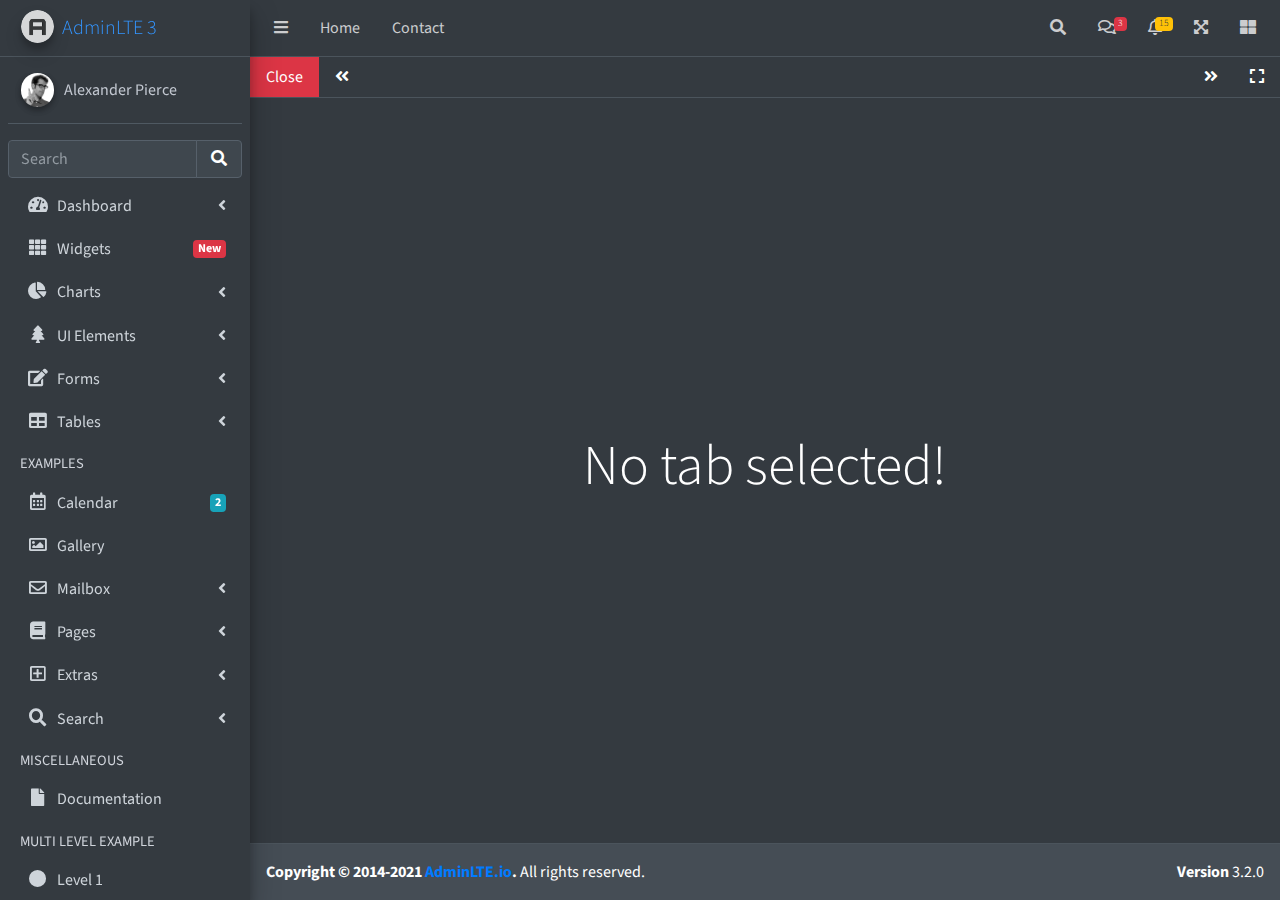
<file: iframe-dark.html>
<!DOCTYPE html>
<html lang="en">
<head>
  <meta charset="utf-8">
  <meta name="viewport" content="width=device-width, initial-scale=1">
  <title>AdminLTE 3 | Tabbed IFrames</title>

  <!-- Google Font: Source Sans Pro -->
  <link rel="stylesheet" href="https://fonts.googleapis.com/css?family=Source+Sans+Pro:300,400,400i,700&display=fallback">
  <!-- Font Awesome -->
  <link rel="stylesheet" href="plugins/fontawesome-free/css/all.min.css">
  <!-- Theme style -->
  <link rel="stylesheet" href="dist/css/adminlte.min.css">
  <!-- overlayScrollbars -->
  <link rel="stylesheet" href="plugins/overlayScrollbars/css/OverlayScrollbars.min.css">
</head>
<body class="hold-transition sidebar-mini layout-fixed dark-mode" data-panel-auto-height-mode="height">
<div class="wrapper">

  <!-- Navbar -->
  <nav class="main-header navbar navbar-expand navbar-dark">
    <!-- Left navbar links -->
    <ul class="navbar-nav">
      <li class="nav-item">
        <a class="nav-link" data-widget="pushmenu" href="#" role="button"><i class="fas fa-bars"></i></a>
      </li>
      <li class="nav-item d-none d-sm-inline-block">
        <a href="index3.html" class="nav-link">Home</a>
      </li>
      <li class="nav-item d-none d-sm-inline-block">
        <a href="#" class="nav-link">Contact</a>
      </li>
    </ul>

    <!-- Right navbar links -->
    <ul class="navbar-nav ml-auto">
      <!-- Navbar Search -->
      <li class="nav-item">
        <a class="nav-link" data-widget="navbar-search" href="#" role="button">
          <i class="fas fa-search"></i>
        </a>
        <div class="navbar-search-block">
          <form class="form-inline">
            <div class="input-group input-group-sm">
              <input class="form-control form-control-navbar" type="search" placeholder="Search" aria-label="Search">
              <div class="input-group-append">
                <button class="btn btn-navbar" type="submit">
                  <i class="fas fa-search"></i>
                </button>
                <button class="btn btn-navbar" type="button" data-widget="navbar-search">
                  <i class="fas fa-times"></i>
                </button>
              </div>
            </div>
          </form>
        </div>
      </li>

      <!-- Messages Dropdown Menu -->
      <li class="nav-item dropdown">
        <a class="nav-link" data-toggle="dropdown" href="#">
          <i class="far fa-comments"></i>
          <span class="badge badge-danger navbar-badge">3</span>
        </a>
        <div class="dropdown-menu dropdown-menu-lg dropdown-menu-right">
          <a href="#" class="dropdown-item">
            <!-- Message Start -->
            <div class="media">
              <img src="dist/img/user1-128x128.jpg" alt="User Avatar" class="img-size-50 mr-3 img-circle">
              <div class="media-body">
                <h3 class="dropdown-item-title">
                  Brad Diesel
                  <span class="float-right text-sm text-danger"><i class="fas fa-star"></i></span>
                </h3>
                <p class="text-sm">Call me whenever you can...</p>
                <p class="text-sm text-muted"><i class="far fa-clock mr-1"></i> 4 Hours Ago</p>
              </div>
            </div>
            <!-- Message End -->
          </a>
          <div class="dropdown-divider"></div>
          <a href="#" class="dropdown-item">
            <!-- Message Start -->
            <div class="media">
              <img src="dist/img/user8-128x128.jpg" alt="User Avatar" class="img-size-50 img-circle mr-3">
              <div class="media-body">
                <h3 class="dropdown-item-title">
                  John Pierce
                  <span class="float-right text-sm text-muted"><i class="fas fa-star"></i></span>
                </h3>
                <p class="text-sm">I got your message bro</p>
                <p class="text-sm text-muted"><i class="far fa-clock mr-1"></i> 4 Hours Ago</p>
              </div>
            </div>
            <!-- Message End -->
          </a>
          <div class="dropdown-divider"></div>
          <a href="#" class="dropdown-item">
            <!-- Message Start -->
            <div class="media">
              <img src="dist/img/user3-128x128.jpg" alt="User Avatar" class="img-size-50 img-circle mr-3">
              <div class="media-body">
                <h3 class="dropdown-item-title">
                  Nora Silvester
                  <span class="float-right text-sm text-warning"><i class="fas fa-star"></i></span>
                </h3>
                <p class="text-sm">The subject goes here</p>
                <p class="text-sm text-muted"><i class="far fa-clock mr-1"></i> 4 Hours Ago</p>
              </div>
            </div>
            <!-- Message End -->
          </a>
          <div class="dropdown-divider"></div>
          <a href="#" class="dropdown-item dropdown-footer">See All Messages</a>
        </div>
      </li>
      <!-- Notifications Dropdown Menu -->
      <li class="nav-item dropdown">
        <a class="nav-link" data-toggle="dropdown" href="#">
          <i class="far fa-bell"></i>
          <span class="badge badge-warning navbar-badge">15</span>
        </a>
        <div class="dropdown-menu dropdown-menu-lg dropdown-menu-right">
          <span class="dropdown-item dropdown-header">15 Notifications</span>
          <div class="dropdown-divider"></div>
          <a href="#" class="dropdown-item">
            <i class="fas fa-envelope mr-2"></i> 4 new messages
            <span class="float-right text-muted text-sm">3 mins</span>
          </a>
          <div class="dropdown-divider"></div>
          <a href="#" class="dropdown-item">
            <i class="fas fa-users mr-2"></i> 8 friend requests
            <span class="float-right text-muted text-sm">12 hours</span>
          </a>
          <div class="dropdown-divider"></div>
          <a href="#" class="dropdown-item">
            <i class="fas fa-file mr-2"></i> 3 new reports
            <span class="float-right text-muted text-sm">2 days</span>
          </a>
          <div class="dropdown-divider"></div>
          <a href="#" class="dropdown-item dropdown-footer">See All Notifications</a>
        </div>
      </li>
      <li class="nav-item">
        <a class="nav-link" data-widget="fullscreen" href="#" role="button">
          <i class="fas fa-expand-arrows-alt"></i>
        </a>
      </li>
      <li class="nav-item">
        <a class="nav-link" data-widget="control-sidebar" data-slide="true" href="#" role="button">
          <i class="fas fa-th-large"></i>
        </a>
      </li>
    </ul>
  </nav>
  <!-- /.navbar -->

  <!-- Main Sidebar Container -->
  <aside class="main-sidebar sidebar-dark-primary elevation-4">
    <!-- Brand Logo -->
    <a href="index3.html" class="brand-link">
      <img src="dist/img/AdminLTELogo.png" alt="AdminLTE Logo" class="brand-image img-circle elevation-3" style="opacity: .8">
      <span class="brand-text font-weight-light">AdminLTE 3</span>
    </a>

    <!-- Sidebar -->
    <div class="sidebar">
      <!-- Sidebar user panel (optional) -->
      <div class="user-panel mt-3 pb-3 mb-3 d-flex">
        <div class="image">
          <img src="dist/img/user2-160x160.jpg" class="img-circle elevation-2" alt="User Image">
        </div>
        <div class="info">
          <a href="#" class="d-block">Alexander Pierce</a>
        </div>
      </div>

      <!-- SidebarSearch Form -->
      <div class="form-inline">
        <div class="input-group" data-widget="sidebar-search">
          <input class="form-control form-control-sidebar" type="search" placeholder="Search" aria-label="Search">
          <div class="input-group-append">
            <button class="btn btn-sidebar">
              <i class="fas fa-search fa-fw"></i>
            </button>
          </div>
        </div>
      </div>

      <!-- Sidebar Menu -->
      <nav class="mt-2">
        <ul class="nav nav-pills nav-sidebar flex-column" data-widget="treeview" role="menu" data-accordion="false">
          <!-- Add icons to the links using the .nav-icon class
               with font-awesome or any other icon font library -->
          <li class="nav-item">
            <a href="#" class="nav-link">
              <i class="nav-icon fas fa-tachometer-alt"></i>
              <p>
                Dashboard
                <i class="right fas fa-angle-left"></i>
              </p>
            </a>
            <ul class="nav nav-treeview">
              <li class="nav-item">
                <a href="./index.html" class="nav-link">
                  <i class="far fa-circle nav-icon"></i>
                  <p>Dashboard v1</p>
                </a>
              </li>
              <li class="nav-item">
                <a href="./index2.html" class="nav-link">
                  <i class="far fa-circle nav-icon"></i>
                  <p>Dashboard v2</p>
                </a>
              </li>
              <li class="nav-item">
                <a href="./index3.html" class="nav-link">
                  <i class="far fa-circle nav-icon"></i>
                  <p>Dashboard v3</p>
                </a>
              </li>
            </ul>
          </li>
          <li class="nav-item">
            <a href="pages/widgets.html" class="nav-link">
              <i class="nav-icon fas fa-th"></i>
              <p>
                Widgets
                <span class="right badge badge-danger">New</span>
              </p>
            </a>
          </li>
          <li class="nav-item">
            <a href="#" class="nav-link">
              <i class="nav-icon fas fa-chart-pie"></i>
              <p>
                Charts
                <i class="right fas fa-angle-left"></i>
              </p>
            </a>
            <ul class="nav nav-treeview">
              <li class="nav-item">
                <a href="pages/charts/chartjs.html" class="nav-link">
                  <i class="far fa-circle nav-icon"></i>
                  <p>ChartJS</p>
                </a>
              </li>
              <li class="nav-item">
                <a href="pages/charts/flot.html" class="nav-link">
                  <i class="far fa-circle nav-icon"></i>
                  <p>Flot</p>
                </a>
              </li>
              <li class="nav-item">
                <a href="pages/charts/inline.html" class="nav-link">
                  <i class="far fa-circle nav-icon"></i>
                  <p>Inline</p>
                </a>
              </li>
            </ul>
          </li>
          <li class="nav-item">
            <a href="#" class="nav-link">
              <i class="nav-icon fas fa-tree"></i>
              <p>
                UI Elements
                <i class="fas fa-angle-left right"></i>
              </p>
            </a>
            <ul class="nav nav-treeview">
              <li class="nav-item">
                <a href="pages/UI/general.html" class="nav-link">
                  <i class="far fa-circle nav-icon"></i>
                  <p>General</p>
                </a>
              </li>
              <li class="nav-item">
                <a href="pages/UI/icons.html" class="nav-link">
                  <i class="far fa-circle nav-icon"></i>
                  <p>Icons</p>
                </a>
              </li>
              <li class="nav-item">
                <a href="pages/UI/buttons.html" class="nav-link">
                  <i class="far fa-circle nav-icon"></i>
                  <p>Buttons</p>
                </a>
              </li>
              <li class="nav-item">
                <a href="pages/UI/sliders.html" class="nav-link">
                  <i class="far fa-circle nav-icon"></i>
                  <p>Sliders</p>
                </a>
              </li>
              <li class="nav-item">
                <a href="pages/UI/modals.html" class="nav-link">
                  <i class="far fa-circle nav-icon"></i>
                  <p>Modals & Alerts</p>
                </a>
              </li>
              <li class="nav-item">
                <a href="pages/UI/navbar.html" class="nav-link">
                  <i class="far fa-circle nav-icon"></i>
                  <p>Navbar & Tabs</p>
                </a>
              </li>
              <li class="nav-item">
                <a href="pages/UI/timeline.html" class="nav-link">
                  <i class="far fa-circle nav-icon"></i>
                  <p>Timeline</p>
                </a>
              </li>
              <li class="nav-item">
                <a href="pages/UI/ribbons.html" class="nav-link">
                  <i class="far fa-circle nav-icon"></i>
                  <p>Ribbons</p>
                </a>
              </li>
            </ul>
          </li>
          <li class="nav-item">
            <a href="#" class="nav-link">
              <i class="nav-icon fas fa-edit"></i>
              <p>
                Forms
                <i class="fas fa-angle-left right"></i>
              </p>
            </a>
            <ul class="nav nav-treeview">
              <li class="nav-item">
                <a href="pages/forms/general.html" class="nav-link">
                  <i class="far fa-circle nav-icon"></i>
                  <p>General Elements</p>
                </a>
              </li>
              <li class="nav-item">
                <a href="pages/forms/advanced.html" class="nav-link">
                  <i class="far fa-circle nav-icon"></i>
                  <p>Advanced Elements</p>
                </a>
              </li>
              <li class="nav-item">
                <a href="pages/forms/editors.html" class="nav-link">
                  <i class="far fa-circle nav-icon"></i>
                  <p>Editors</p>
                </a>
              </li>
              <li class="nav-item">
                <a href="pages/forms/validation.html" class="nav-link">
                  <i class="far fa-circle nav-icon"></i>
                  <p>Validation</p>
                </a>
              </li>
            </ul>
          </li>
          <li class="nav-item">
            <a href="#" class="nav-link">
              <i class="nav-icon fas fa-table"></i>
              <p>
                Tables
                <i class="fas fa-angle-left right"></i>
              </p>
            </a>
            <ul class="nav nav-treeview">
              <li class="nav-item">
                <a href="pages/tables/simple.html" class="nav-link">
                  <i class="far fa-circle nav-icon"></i>
                  <p>Simple Tables</p>
                </a>
              </li>
              <li class="nav-item">
                <a href="pages/tables/data.html" class="nav-link">
                  <i class="far fa-circle nav-icon"></i>
                  <p>DataTables</p>
                </a>
              </li>
              <li class="nav-item">
                <a href="pages/tables/jsgrid.html" class="nav-link">
                  <i class="far fa-circle nav-icon"></i>
                  <p>jsGrid</p>
                </a>
              </li>
            </ul>
          </li>
          <li class="nav-header">EXAMPLES</li>
          <li class="nav-item">
            <a href="pages/calendar.html" class="nav-link">
              <i class="nav-icon far fa-calendar-alt"></i>
              <p>
                Calendar
                <span class="badge badge-info right">2</span>
              </p>
            </a>
          </li>
          <li class="nav-item">
            <a href="pages/gallery.html" class="nav-link">
              <i class="nav-icon far fa-image"></i>
              <p>
                Gallery
              </p>
            </a>
          </li>
          <li class="nav-item">
            <a href="#" class="nav-link">
              <i class="nav-icon far fa-envelope"></i>
              <p>
                Mailbox
                <i class="fas fa-angle-left right"></i>
              </p>
            </a>
            <ul class="nav nav-treeview">
              <li class="nav-item">
                <a href="pages/mailbox/mailbox.html" class="nav-link">
                  <i class="far fa-circle nav-icon"></i>
                  <p>Inbox</p>
                </a>
              </li>
              <li class="nav-item">
                <a href="pages/mailbox/compose.html" class="nav-link">
                  <i class="far fa-circle nav-icon"></i>
                  <p>Compose</p>
                </a>
              </li>
              <li class="nav-item">
                <a href="pages/mailbox/read-mail.html" class="nav-link">
                  <i class="far fa-circle nav-icon"></i>
                  <p>Read</p>
                </a>
              </li>
            </ul>
          </li>
          <li class="nav-item">
            <a href="#" class="nav-link">
              <i class="nav-icon fas fa-book"></i>
              <p>
                Pages
                <i class="fas fa-angle-left right"></i>
              </p>
            </a>
            <ul class="nav nav-treeview">
              <li class="nav-item">
                <a href="pages/examples/invoice.html" class="nav-link">
                  <i class="far fa-circle nav-icon"></i>
                  <p>Invoice</p>
                </a>
              </li>
              <li class="nav-item">
                <a href="pages/examples/profile.html" class="nav-link">
                  <i class="far fa-circle nav-icon"></i>
                  <p>Profile</p>
                </a>
              </li>
              <li class="nav-item">
                <a href="pages/examples/e-commerce.html" class="nav-link">
                  <i class="far fa-circle nav-icon"></i>
                  <p>E-commerce</p>
                </a>
              </li>
              <li class="nav-item">
                <a href="pages/examples/projects.html" class="nav-link">
                  <i class="far fa-circle nav-icon"></i>
                  <p>Projects</p>
                </a>
              </li>
              <li class="nav-item">
                <a href="pages/examples/project-add.html" class="nav-link">
                  <i class="far fa-circle nav-icon"></i>
                  <p>Project Add</p>
                </a>
              </li>
              <li class="nav-item">
                <a href="pages/examples/project-edit.html" class="nav-link">
                  <i class="far fa-circle nav-icon"></i>
                  <p>Project Edit</p>
                </a>
              </li>
              <li class="nav-item">
                <a href="pages/examples/project-detail.html" class="nav-link">
                  <i class="far fa-circle nav-icon"></i>
                  <p>Project Detail</p>
                </a>
              </li>
              <li class="nav-item">
                <a href="pages/examples/contacts.html" class="nav-link">
                  <i class="far fa-circle nav-icon"></i>
                  <p>Contacts</p>
                </a>
              </li>
              <li class="nav-item">
                <a href="pages/examples/faq.html" class="nav-link">
                  <i class="far fa-circle nav-icon"></i>
                  <p>FAQ</p>
                </a>
              </li>
              <li class="nav-item">
                <a href="pages/examples/contact-us.html" class="nav-link">
                  <i class="far fa-circle nav-icon"></i>
                  <p>Contact us</p>
                </a>
              </li>
            </ul>
          </li>
          <li class="nav-item">
            <a href="#" class="nav-link">
              <i class="nav-icon far fa-plus-square"></i>
              <p>
                Extras
                <i class="fas fa-angle-left right"></i>
              </p>
            </a>
            <ul class="nav nav-treeview">
              <li class="nav-item">
                <a href="#" class="nav-link">
                  <i class="far fa-circle nav-icon"></i>
                  <p>
                    Login & Register v1
                    <i class="fas fa-angle-left right"></i>
                  </p>
                </a>
                <ul class="nav nav-treeview">
                  <li class="nav-item">
                    <a href="pages/examples/login.html" class="nav-link">
                      <i class="far fa-circle nav-icon"></i>
                      <p>Login v1</p>
                    </a>
                  </li>
                  <li class="nav-item">
                    <a href="pages/examples/register.html" class="nav-link">
                      <i class="far fa-circle nav-icon"></i>
                      <p>Register v1</p>
                    </a>
                  </li>
                  <li class="nav-item">
                    <a href="pages/examples/forgot-password.html" class="nav-link">
                      <i class="far fa-circle nav-icon"></i>
                      <p>Forgot Password v1</p>
                    </a>
                  </li>
                  <li class="nav-item">
                    <a href="pages/examples/recover-password.html" class="nav-link">
                      <i class="far fa-circle nav-icon"></i>
                      <p>Recover Password v1</p>
                    </a>
                  </li>
                </ul>
              </li>
              <li class="nav-item">
                <a href="#" class="nav-link">
                  <i class="far fa-circle nav-icon"></i>
                  <p>
                    Login & Register v2
                    <i class="fas fa-angle-left right"></i>
                  </p>
                </a>
                <ul class="nav nav-treeview">
                  <li class="nav-item">
                    <a href="pages/examples/login-v2.html" class="nav-link">
                      <i class="far fa-circle nav-icon"></i>
                      <p>Login v2</p>
                    </a>
                  </li>
                  <li class="nav-item">
                    <a href="pages/examples/register-v2.html" class="nav-link">
                      <i class="far fa-circle nav-icon"></i>
                      <p>Register v2</p>
                    </a>
                  </li>
                  <li class="nav-item">
                    <a href="pages/examples/forgot-password-v2.html" class="nav-link">
                      <i class="far fa-circle nav-icon"></i>
                      <p>Forgot Password v2</p>
                    </a>
                  </li>
                  <li class="nav-item">
                    <a href="pages/examples/recover-password-v2.html" class="nav-link">
                      <i class="far fa-circle nav-icon"></i>
                      <p>Recover Password v2</p>
                    </a>
                  </li>
                </ul>
              </li>
              <li class="nav-item">
                <a href="pages/examples/lockscreen.html" class="nav-link">
                  <i class="far fa-circle nav-icon"></i>
                  <p>Lockscreen</p>
                </a>
              </li>
              <li class="nav-item">
                <a href="pages/examples/legacy-user-menu.html" class="nav-link">
                  <i class="far fa-circle nav-icon"></i>
                  <p>Legacy User Menu</p>
                </a>
              </li>
              <li class="nav-item">
                <a href="pages/examples/language-menu.html" class="nav-link">
                  <i class="far fa-circle nav-icon"></i>
                  <p>Language Menu</p>
                </a>
              </li>
              <li class="nav-item">
                <a href="pages/examples/404.html" class="nav-link">
                  <i class="far fa-circle nav-icon"></i>
                  <p>Error 404</p>
                </a>
              </li>
              <li class="nav-item">
                <a href="pages/examples/500.html" class="nav-link">
                  <i class="far fa-circle nav-icon"></i>
                  <p>Error 500</p>
                </a>
              </li>
              <li class="nav-item">
                <a href="pages/examples/pace.html" class="nav-link">
                  <i class="far fa-circle nav-icon"></i>
                  <p>Pace</p>
                </a>
              </li>
              <li class="nav-item">
                <a href="pages/examples/blank.html" class="nav-link">
                  <i class="far fa-circle nav-icon"></i>
                  <p>Blank Page</p>
                </a>
              </li>
              <li class="nav-item">
                <a href="starter.html" class="nav-link">
                  <i class="far fa-circle nav-icon"></i>
                  <p>Starter Page</p>
                </a>
              </li>
            </ul>
          </li>
          <li class="nav-item">
            <a href="#" class="nav-link">
              <i class="nav-icon fas fa-search"></i>
              <p>
                Search
                <i class="fas fa-angle-left right"></i>
              </p>
            </a>
            <ul class="nav nav-treeview">
              <li class="nav-item">
                <a href="pages/search/simple.html" class="nav-link">
                  <i class="far fa-circle nav-icon"></i>
                  <p>Simple Search</p>
                </a>
              </li>
              <li class="nav-item">
                <a href="pages/search/enhanced.html" class="nav-link">
                  <i class="far fa-circle nav-icon"></i>
                  <p>Enhanced</p>
                </a>
              </li>
            </ul>
          </li>
          <li class="nav-header">MISCELLANEOUS</li>
          <li class="nav-item">
            <a href="https://adminlte.io/docs/3.1/" class="nav-link">
              <i class="nav-icon fas fa-file"></i>
              <p>Documentation</p>
            </a>
          </li>
          <li class="nav-header">MULTI LEVEL EXAMPLE</li>
          <li class="nav-item">
            <a href="#" class="nav-link">
              <i class="fas fa-circle nav-icon"></i>
              <p>Level 1</p>
            </a>
          </li>
          <li class="nav-item">
            <a href="#" class="nav-link">
              <i class="nav-icon fas fa-circle"></i>
              <p>
                Level 1
                <i class="right fas fa-angle-left"></i>
              </p>
            </a>
            <ul class="nav nav-treeview">
              <li class="nav-item">
                <a href="#" class="nav-link">
                  <i class="far fa-circle nav-icon"></i>
                  <p>Level 2</p>
                </a>
              </li>
              <li class="nav-item">
                <a href="#" class="nav-link">
                  <i class="far fa-circle nav-icon"></i>
                  <p>
                    Level 2
                    <i class="right fas fa-angle-left"></i>
                  </p>
                </a>
                <ul class="nav nav-treeview">
                  <li class="nav-item">
                    <a href="#" class="nav-link">
                      <i class="far fa-dot-circle nav-icon"></i>
                      <p>Level 3</p>
                    </a>
                  </li>
                  <li class="nav-item">
                    <a href="#" class="nav-link">
                      <i class="far fa-dot-circle nav-icon"></i>
                      <p>Level 3</p>
                    </a>
                  </li>
                  <li class="nav-item">
                    <a href="#" class="nav-link">
                      <i class="far fa-dot-circle nav-icon"></i>
                      <p>Level 3</p>
                    </a>
                  </li>
                </ul>
              </li>
              <li class="nav-item">
                <a href="#" class="nav-link">
                  <i class="far fa-circle nav-icon"></i>
                  <p>Level 2</p>
                </a>
              </li>
            </ul>
          </li>
          <li class="nav-item">
            <a href="#" class="nav-link">
              <i class="fas fa-circle nav-icon"></i>
              <p>Level 1</p>
            </a>
          </li>
          <li class="nav-header">LABELS</li>
          <li class="nav-item">
            <a href="#" class="nav-link">
              <i class="nav-icon far fa-circle text-danger"></i>
              <p class="text">Important</p>
            </a>
          </li>
          <li class="nav-item">
            <a href="#" class="nav-link">
              <i class="nav-icon far fa-circle text-warning"></i>
              <p>Warning</p>
            </a>
          </li>
          <li class="nav-item">
            <a href="#" class="nav-link">
              <i class="nav-icon far fa-circle text-info"></i>
              <p>Informational</p>
            </a>
          </li>
        </ul>
      </nav>
      <!-- /.sidebar-menu -->
    </div>
    <!-- /.sidebar -->
  </aside>

  <!-- Content Wrapper. Contains page content -->
  <div class="content-wrapper iframe-mode bg-dark" data-widget="iframe" data-auto-dark-mode="true" data-loading-screen="750">
    <div class="nav navbar navbar-expand-lg navbar-dark border-bottom border-dark p-0">
      <a class="nav-link bg-danger" href="#" data-widget="iframe-close">Close</a>
      <a class="nav-link bg-dark" href="#" data-widget="iframe-scrollleft"><i class="fas fa-angle-double-left"></i></a>
      <ul class="navbar-nav" role="tablist">
      </ul>
      <a class="nav-link bg-dark" href="#" data-widget="iframe-scrollright"><i class="fas fa-angle-double-right"></i></a>
      <a class="nav-link bg-dark" href="#" data-widget="iframe-fullscreen"><i class="fas fa-expand"></i></a>
    </div>
    <div class="tab-content">
      <div class="tab-empty">
        <h2 class="display-4">No tab selected!</h2>
      </div>
      <div class="tab-loading">
        <div>
          <h2 class="display-4">Tab is loading <i class="fa fa-sync fa-spin"></i></h2>
        </div>
      </div>
    </div>
  </div>
    <!-- /.content-wrapper -->
  <footer class="main-footer dark-mode">
    <strong>Copyright &copy; 2014-2021 <a href="https://adminlte.io">AdminLTE.io</a>.</strong>
    All rights reserved.
    <div class="float-right d-none d-sm-inline-block">
      <b>Version</b> 3.2.0
    </div>
  </footer>

  <!-- Control Sidebar -->
  <aside class="control-sidebar control-sidebar-dark">
    <!-- Control sidebar content goes here -->
  </aside>
  <!-- /.control-sidebar -->
</div>
<!-- ./wrapper -->

<!-- jQuery -->
<script src="plugins/jquery/jquery.min.js"></script>
<!-- jQuery UI 1.11.4 -->
<script src="plugins/jquery-ui/jquery-ui.min.js"></script>
<!-- Resolve conflict in jQuery UI tooltip with Bootstrap tooltip -->
<script>
  $.widget.bridge('uibutton', $.ui.button)
</script>
<!-- Bootstrap 4 -->
<script src="plugins/bootstrap/js/bootstrap.bundle.min.js"></script>
<!-- overlayScrollbars -->
<script src="plugins/overlayScrollbars/js/jquery.overlayScrollbars.min.js"></script>
<!-- AdminLTE App -->
<script src="dist/js/adminlte.js"></script>
<!-- AdminLTE for demo purposes -->
<script src="dist/js/demo.js"></script>
</body>
</html>
</file>
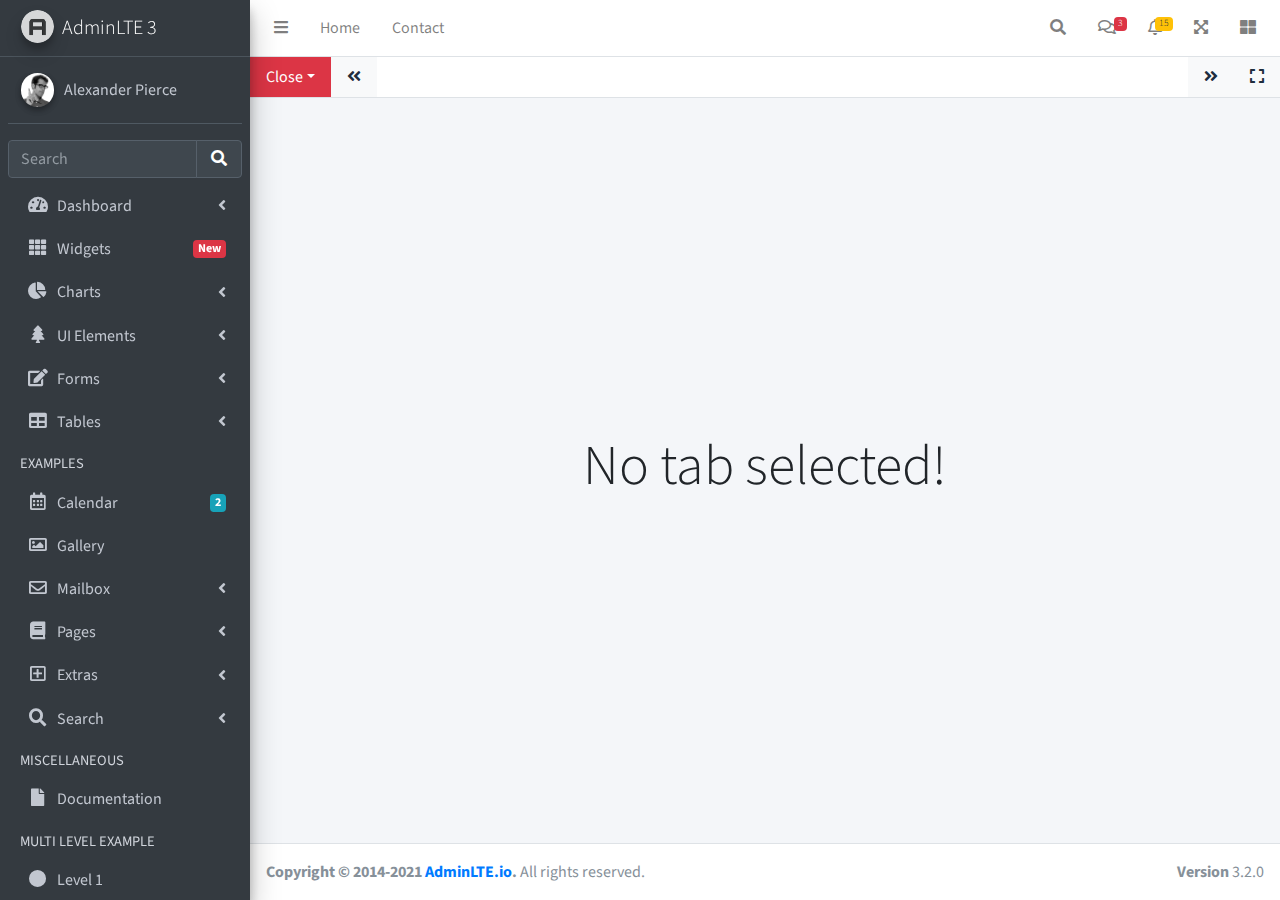
<file: iframe.html>
<!DOCTYPE html>
<html lang="en">
<head>
  <meta charset="utf-8">
  <meta name="viewport" content="width=device-width, initial-scale=1">
  <title>AdminLTE 3 | Tabbed IFrames</title>

  <!-- Google Font: Source Sans Pro -->
  <link rel="stylesheet" href="https://fonts.googleapis.com/css?family=Source+Sans+Pro:300,400,400i,700&display=fallback">
  <!-- Font Awesome -->
  <link rel="stylesheet" href="plugins/fontawesome-free/css/all.min.css">
  <!-- Theme style -->
  <link rel="stylesheet" href="dist/css/adminlte.min.css">
  <!-- overlayScrollbars -->
  <link rel="stylesheet" href="plugins/overlayScrollbars/css/OverlayScrollbars.min.css">
</head>
<body class="hold-transition sidebar-mini layout-fixed" data-panel-auto-height-mode="height">
<div class="wrapper">

  <!-- Navbar -->
  <nav class="main-header navbar navbar-expand navbar-white navbar-light">
    <!-- Left navbar links -->
    <ul class="navbar-nav">
      <li class="nav-item">
        <a class="nav-link" data-widget="pushmenu" href="#" role="button"><i class="fas fa-bars"></i></a>
      </li>
      <li class="nav-item d-none d-sm-inline-block">
        <a href="index3.html" class="nav-link">Home</a>
      </li>
      <li class="nav-item d-none d-sm-inline-block">
        <a href="#" class="nav-link">Contact</a>
      </li>
    </ul>

    <!-- Right navbar links -->
    <ul class="navbar-nav ml-auto">
      <!-- Navbar Search -->
      <li class="nav-item">
        <a class="nav-link" data-widget="navbar-search" href="#" role="button">
          <i class="fas fa-search"></i>
        </a>
        <div class="navbar-search-block">
          <form class="form-inline">
            <div class="input-group input-group-sm">
              <input class="form-control form-control-navbar" type="search" placeholder="Search" aria-label="Search">
              <div class="input-group-append">
                <button class="btn btn-navbar" type="submit">
                  <i class="fas fa-search"></i>
                </button>
                <button class="btn btn-navbar" type="button" data-widget="navbar-search">
                  <i class="fas fa-times"></i>
                </button>
              </div>
            </div>
          </form>
        </div>
      </li>

      <!-- Messages Dropdown Menu -->
      <li class="nav-item dropdown">
        <a class="nav-link" data-toggle="dropdown" href="#">
          <i class="far fa-comments"></i>
          <span class="badge badge-danger navbar-badge">3</span>
        </a>
        <div class="dropdown-menu dropdown-menu-lg dropdown-menu-right">
          <a href="#" class="dropdown-item">
            <!-- Message Start -->
            <div class="media">
              <img src="dist/img/user1-128x128.jpg" alt="User Avatar" class="img-size-50 mr-3 img-circle">
              <div class="media-body">
                <h3 class="dropdown-item-title">
                  Brad Diesel
                  <span class="float-right text-sm text-danger"><i class="fas fa-star"></i></span>
                </h3>
                <p class="text-sm">Call me whenever you can...</p>
                <p class="text-sm text-muted"><i class="far fa-clock mr-1"></i> 4 Hours Ago</p>
              </div>
            </div>
            <!-- Message End -->
          </a>
          <div class="dropdown-divider"></div>
          <a href="#" class="dropdown-item">
            <!-- Message Start -->
            <div class="media">
              <img src="dist/img/user8-128x128.jpg" alt="User Avatar" class="img-size-50 img-circle mr-3">
              <div class="media-body">
                <h3 class="dropdown-item-title">
                  John Pierce
                  <span class="float-right text-sm text-muted"><i class="fas fa-star"></i></span>
                </h3>
                <p class="text-sm">I got your message bro</p>
                <p class="text-sm text-muted"><i class="far fa-clock mr-1"></i> 4 Hours Ago</p>
              </div>
            </div>
            <!-- Message End -->
          </a>
          <div class="dropdown-divider"></div>
          <a href="#" class="dropdown-item">
            <!-- Message Start -->
            <div class="media">
              <img src="dist/img/user3-128x128.jpg" alt="User Avatar" class="img-size-50 img-circle mr-3">
              <div class="media-body">
                <h3 class="dropdown-item-title">
                  Nora Silvester
                  <span class="float-right text-sm text-warning"><i class="fas fa-star"></i></span>
                </h3>
                <p class="text-sm">The subject goes here</p>
                <p class="text-sm text-muted"><i class="far fa-clock mr-1"></i> 4 Hours Ago</p>
              </div>
            </div>
            <!-- Message End -->
          </a>
          <div class="dropdown-divider"></div>
          <a href="#" class="dropdown-item dropdown-footer">See All Messages</a>
        </div>
      </li>
      <!-- Notifications Dropdown Menu -->
      <li class="nav-item dropdown">
        <a class="nav-link" data-toggle="dropdown" href="#">
          <i class="far fa-bell"></i>
          <span class="badge badge-warning navbar-badge">15</span>
        </a>
        <div class="dropdown-menu dropdown-menu-lg dropdown-menu-right">
          <span class="dropdown-item dropdown-header">15 Notifications</span>
          <div class="dropdown-divider"></div>
          <a href="#" class="dropdown-item">
            <i class="fas fa-envelope mr-2"></i> 4 new messages
            <span class="float-right text-muted text-sm">3 mins</span>
          </a>
          <div class="dropdown-divider"></div>
          <a href="#" class="dropdown-item">
            <i class="fas fa-users mr-2"></i> 8 friend requests
            <span class="float-right text-muted text-sm">12 hours</span>
          </a>
          <div class="dropdown-divider"></div>
          <a href="#" class="dropdown-item">
            <i class="fas fa-file mr-2"></i> 3 new reports
            <span class="float-right text-muted text-sm">2 days</span>
          </a>
          <div class="dropdown-divider"></div>
          <a href="#" class="dropdown-item dropdown-footer">See All Notifications</a>
        </div>
      </li>
      <li class="nav-item">
        <a class="nav-link" data-widget="fullscreen" href="#" role="button">
          <i class="fas fa-expand-arrows-alt"></i>
        </a>
      </li>
      <li class="nav-item">
        <a class="nav-link" data-widget="control-sidebar" data-slide="true" href="#" role="button">
          <i class="fas fa-th-large"></i>
        </a>
      </li>
    </ul>
  </nav>
  <!-- /.navbar -->

  <!-- Main Sidebar Container -->
  <aside class="main-sidebar sidebar-dark-primary elevation-4">
    <!-- Brand Logo -->
    <a href="index3.html" class="brand-link">
      <img src="dist/img/AdminLTELogo.png" alt="AdminLTE Logo" class="brand-image img-circle elevation-3" style="opacity: .8">
      <span class="brand-text font-weight-light">AdminLTE 3</span>
    </a>

    <!-- Sidebar -->
    <div class="sidebar">
      <!-- Sidebar user panel (optional) -->
      <div class="user-panel mt-3 pb-3 mb-3 d-flex">
        <div class="image">
          <img src="dist/img/user2-160x160.jpg" class="img-circle elevation-2" alt="User Image">
        </div>
        <div class="info">
          <a href="#" class="d-block">Alexander Pierce</a>
        </div>
      </div>

      <!-- SidebarSearch Form -->
      <div class="form-inline">
        <div class="input-group" data-widget="sidebar-search">
          <input class="form-control form-control-sidebar" type="search" placeholder="Search" aria-label="Search">
          <div class="input-group-append">
            <button class="btn btn-sidebar">
              <i class="fas fa-search fa-fw"></i>
            </button>
          </div>
        </div>
      </div>

      <!-- Sidebar Menu -->
      <nav class="mt-2">
        <ul class="nav nav-pills nav-sidebar flex-column" data-widget="treeview" role="menu" data-accordion="false">
          <!-- Add icons to the links using the .nav-icon class
               with font-awesome or any other icon font library -->
          <li class="nav-item">
            <a href="#" class="nav-link">
              <i class="nav-icon fas fa-tachometer-alt"></i>
              <p>
                Dashboard
                <i class="right fas fa-angle-left"></i>
              </p>
            </a>
            <ul class="nav nav-treeview">
              <li class="nav-item">
                <a href="./index.html" class="nav-link">
                  <i class="far fa-circle nav-icon"></i>
                  <p>Dashboard v1</p>
                </a>
              </li>
              <li class="nav-item">
                <a href="./index2.html" class="nav-link">
                  <i class="far fa-circle nav-icon"></i>
                  <p>Dashboard v2</p>
                </a>
              </li>
              <li class="nav-item">
                <a href="./index3.html" class="nav-link">
                  <i class="far fa-circle nav-icon"></i>
                  <p>Dashboard v3</p>
                </a>
              </li>
            </ul>
          </li>
          <li class="nav-item">
            <a href="pages/widgets.html" class="nav-link">
              <i class="nav-icon fas fa-th"></i>
              <p>
                Widgets
                <span class="right badge badge-danger">New</span>
              </p>
            </a>
          </li>
          <li class="nav-item">
            <a href="#" class="nav-link">
              <i class="nav-icon fas fa-chart-pie"></i>
              <p>
                Charts
                <i class="right fas fa-angle-left"></i>
              </p>
            </a>
            <ul class="nav nav-treeview">
              <li class="nav-item">
                <a href="pages/charts/chartjs.html" class="nav-link">
                  <i class="far fa-circle nav-icon"></i>
                  <p>ChartJS</p>
                </a>
              </li>
              <li class="nav-item">
                <a href="pages/charts/flot.html" class="nav-link">
                  <i class="far fa-circle nav-icon"></i>
                  <p>Flot</p>
                </a>
              </li>
              <li class="nav-item">
                <a href="pages/charts/inline.html" class="nav-link">
                  <i class="far fa-circle nav-icon"></i>
                  <p>Inline</p>
                </a>
              </li>
            </ul>
          </li>
          <li class="nav-item">
            <a href="#" class="nav-link">
              <i class="nav-icon fas fa-tree"></i>
              <p>
                UI Elements
                <i class="fas fa-angle-left right"></i>
              </p>
            </a>
            <ul class="nav nav-treeview">
              <li class="nav-item">
                <a href="pages/UI/general.html" class="nav-link">
                  <i class="far fa-circle nav-icon"></i>
                  <p>General</p>
                </a>
              </li>
              <li class="nav-item">
                <a href="pages/UI/icons.html" class="nav-link">
                  <i class="far fa-circle nav-icon"></i>
                  <p>Icons</p>
                </a>
              </li>
              <li class="nav-item">
                <a href="pages/UI/buttons.html" class="nav-link">
                  <i class="far fa-circle nav-icon"></i>
                  <p>Buttons</p>
                </a>
              </li>
              <li class="nav-item">
                <a href="pages/UI/sliders.html" class="nav-link">
                  <i class="far fa-circle nav-icon"></i>
                  <p>Sliders</p>
                </a>
              </li>
              <li class="nav-item">
                <a href="pages/UI/modals.html" class="nav-link">
                  <i class="far fa-circle nav-icon"></i>
                  <p>Modals & Alerts</p>
                </a>
              </li>
              <li class="nav-item">
                <a href="pages/UI/navbar.html" class="nav-link">
                  <i class="far fa-circle nav-icon"></i>
                  <p>Navbar & Tabs</p>
                </a>
              </li>
              <li class="nav-item">
                <a href="pages/UI/timeline.html" class="nav-link">
                  <i class="far fa-circle nav-icon"></i>
                  <p>Timeline</p>
                </a>
              </li>
              <li class="nav-item">
                <a href="pages/UI/ribbons.html" class="nav-link">
                  <i class="far fa-circle nav-icon"></i>
                  <p>Ribbons</p>
                </a>
              </li>
            </ul>
          </li>
          <li class="nav-item">
            <a href="#" class="nav-link">
              <i class="nav-icon fas fa-edit"></i>
              <p>
                Forms
                <i class="fas fa-angle-left right"></i>
              </p>
            </a>
            <ul class="nav nav-treeview">
              <li class="nav-item">
                <a href="pages/forms/general.html" class="nav-link">
                  <i class="far fa-circle nav-icon"></i>
                  <p>General Elements</p>
                </a>
              </li>
              <li class="nav-item">
                <a href="pages/forms/advanced.html" class="nav-link">
                  <i class="far fa-circle nav-icon"></i>
                  <p>Advanced Elements</p>
                </a>
              </li>
              <li class="nav-item">
                <a href="pages/forms/editors.html" class="nav-link">
                  <i class="far fa-circle nav-icon"></i>
                  <p>Editors</p>
                </a>
              </li>
              <li class="nav-item">
                <a href="pages/forms/validation.html" class="nav-link">
                  <i class="far fa-circle nav-icon"></i>
                  <p>Validation</p>
                </a>
              </li>
            </ul>
          </li>
          <li class="nav-item">
            <a href="#" class="nav-link">
              <i class="nav-icon fas fa-table"></i>
              <p>
                Tables
                <i class="fas fa-angle-left right"></i>
              </p>
            </a>
            <ul class="nav nav-treeview">
              <li class="nav-item">
                <a href="pages/tables/simple.html" class="nav-link">
                  <i class="far fa-circle nav-icon"></i>
                  <p>Simple Tables</p>
                </a>
              </li>
              <li class="nav-item">
                <a href="pages/tables/data.html" class="nav-link">
                  <i class="far fa-circle nav-icon"></i>
                  <p>DataTables</p>
                </a>
              </li>
              <li class="nav-item">
                <a href="pages/tables/jsgrid.html" class="nav-link">
                  <i class="far fa-circle nav-icon"></i>
                  <p>jsGrid</p>
                </a>
              </li>
            </ul>
          </li>
          <li class="nav-header">EXAMPLES</li>
          <li class="nav-item">
            <a href="pages/calendar.html" class="nav-link">
              <i class="nav-icon far fa-calendar-alt"></i>
              <p>
                Calendar
                <span class="badge badge-info right">2</span>
              </p>
            </a>
          </li>
          <li class="nav-item">
            <a href="pages/gallery.html" class="nav-link">
              <i class="nav-icon far fa-image"></i>
              <p>
                Gallery
              </p>
            </a>
          </li>
          <li class="nav-item">
            <a href="#" class="nav-link">
              <i class="nav-icon far fa-envelope"></i>
              <p>
                Mailbox
                <i class="fas fa-angle-left right"></i>
              </p>
            </a>
            <ul class="nav nav-treeview">
              <li class="nav-item">
                <a href="pages/mailbox/mailbox.html" class="nav-link">
                  <i class="far fa-circle nav-icon"></i>
                  <p>Inbox</p>
                </a>
              </li>
              <li class="nav-item">
                <a href="pages/mailbox/compose.html" class="nav-link">
                  <i class="far fa-circle nav-icon"></i>
                  <p>Compose</p>
                </a>
              </li>
              <li class="nav-item">
                <a href="pages/mailbox/read-mail.html" class="nav-link">
                  <i class="far fa-circle nav-icon"></i>
                  <p>Read</p>
                </a>
              </li>
            </ul>
          </li>
          <li class="nav-item">
            <a href="#" class="nav-link">
              <i class="nav-icon fas fa-book"></i>
              <p>
                Pages
                <i class="fas fa-angle-left right"></i>
              </p>
            </a>
            <ul class="nav nav-treeview">
              <li class="nav-item">
                <a href="pages/examples/invoice.html" class="nav-link">
                  <i class="far fa-circle nav-icon"></i>
                  <p>Invoice</p>
                </a>
              </li>
              <li class="nav-item">
                <a href="pages/examples/profile.html" class="nav-link">
                  <i class="far fa-circle nav-icon"></i>
                  <p>Profile</p>
                </a>
              </li>
              <li class="nav-item">
                <a href="pages/examples/e-commerce.html" class="nav-link">
                  <i class="far fa-circle nav-icon"></i>
                  <p>E-commerce</p>
                </a>
              </li>
              <li class="nav-item">
                <a href="pages/examples/projects.html" class="nav-link">
                  <i class="far fa-circle nav-icon"></i>
                  <p>Projects</p>
                </a>
              </li>
              <li class="nav-item">
                <a href="pages/examples/project-add.html" class="nav-link">
                  <i class="far fa-circle nav-icon"></i>
                  <p>Project Add</p>
                </a>
              </li>
              <li class="nav-item">
                <a href="pages/examples/project-edit.html" class="nav-link">
                  <i class="far fa-circle nav-icon"></i>
                  <p>Project Edit</p>
                </a>
              </li>
              <li class="nav-item">
                <a href="pages/examples/project-detail.html" class="nav-link">
                  <i class="far fa-circle nav-icon"></i>
                  <p>Project Detail</p>
                </a>
              </li>
              <li class="nav-item">
                <a href="pages/examples/contacts.html" class="nav-link">
                  <i class="far fa-circle nav-icon"></i>
                  <p>Contacts</p>
                </a>
              </li>
              <li class="nav-item">
                <a href="pages/examples/faq.html" class="nav-link">
                  <i class="far fa-circle nav-icon"></i>
                  <p>FAQ</p>
                </a>
              </li>
              <li class="nav-item">
                <a href="pages/examples/contact-us.html" class="nav-link">
                  <i class="far fa-circle nav-icon"></i>
                  <p>Contact us</p>
                </a>
              </li>
            </ul>
          </li>
          <li class="nav-item">
            <a href="#" class="nav-link">
              <i class="nav-icon far fa-plus-square"></i>
              <p>
                Extras
                <i class="fas fa-angle-left right"></i>
              </p>
            </a>
            <ul class="nav nav-treeview">
              <li class="nav-item">
                <a href="#" class="nav-link">
                  <i class="far fa-circle nav-icon"></i>
                  <p>
                    Login & Register v1
                    <i class="fas fa-angle-left right"></i>
                  </p>
                </a>
                <ul class="nav nav-treeview">
                  <li class="nav-item">
                    <a href="pages/examples/login.html" class="nav-link">
                      <i class="far fa-circle nav-icon"></i>
                      <p>Login v1</p>
                    </a>
                  </li>
                  <li class="nav-item">
                    <a href="pages/examples/register.html" class="nav-link">
                      <i class="far fa-circle nav-icon"></i>
                      <p>Register v1</p>
                    </a>
                  </li>
                  <li class="nav-item">
                    <a href="pages/examples/forgot-password.html" class="nav-link">
                      <i class="far fa-circle nav-icon"></i>
                      <p>Forgot Password v1</p>
                    </a>
                  </li>
                  <li class="nav-item">
                    <a href="pages/examples/recover-password.html" class="nav-link">
                      <i class="far fa-circle nav-icon"></i>
                      <p>Recover Password v1</p>
                    </a>
                  </li>
                </ul>
              </li>
              <li class="nav-item">
                <a href="#" class="nav-link">
                  <i class="far fa-circle nav-icon"></i>
                  <p>
                    Login & Register v2
                    <i class="fas fa-angle-left right"></i>
                  </p>
                </a>
                <ul class="nav nav-treeview">
                  <li class="nav-item">
                    <a href="pages/examples/login-v2.html" class="nav-link">
                      <i class="far fa-circle nav-icon"></i>
                      <p>Login v2</p>
                    </a>
                  </li>
                  <li class="nav-item">
                    <a href="pages/examples/register-v2.html" class="nav-link">
                      <i class="far fa-circle nav-icon"></i>
                      <p>Register v2</p>
                    </a>
                  </li>
                  <li class="nav-item">
                    <a href="pages/examples/forgot-password-v2.html" class="nav-link">
                      <i class="far fa-circle nav-icon"></i>
                      <p>Forgot Password v2</p>
                    </a>
                  </li>
                  <li class="nav-item">
                    <a href="pages/examples/recover-password-v2.html" class="nav-link">
                      <i class="far fa-circle nav-icon"></i>
                      <p>Recover Password v2</p>
                    </a>
                  </li>
                </ul>
              </li>
              <li class="nav-item">
                <a href="pages/examples/lockscreen.html" class="nav-link">
                  <i class="far fa-circle nav-icon"></i>
                  <p>Lockscreen</p>
                </a>
              </li>
              <li class="nav-item">
                <a href="pages/examples/legacy-user-menu.html" class="nav-link">
                  <i class="far fa-circle nav-icon"></i>
                  <p>Legacy User Menu</p>
                </a>
              </li>
              <li class="nav-item">
                <a href="pages/examples/language-menu.html" class="nav-link">
                  <i class="far fa-circle nav-icon"></i>
                  <p>Language Menu</p>
                </a>
              </li>
              <li class="nav-item">
                <a href="pages/examples/404.html" class="nav-link">
                  <i class="far fa-circle nav-icon"></i>
                  <p>Error 404</p>
                </a>
              </li>
              <li class="nav-item">
                <a href="pages/examples/500.html" class="nav-link">
                  <i class="far fa-circle nav-icon"></i>
                  <p>Error 500</p>
                </a>
              </li>
              <li class="nav-item">
                <a href="pages/examples/pace.html" class="nav-link">
                  <i class="far fa-circle nav-icon"></i>
                  <p>Pace</p>
                </a>
              </li>
              <li class="nav-item">
                <a href="pages/examples/blank.html" class="nav-link">
                  <i class="far fa-circle nav-icon"></i>
                  <p>Blank Page</p>
                </a>
              </li>
              <li class="nav-item">
                <a href="starter.html" class="nav-link">
                  <i class="far fa-circle nav-icon"></i>
                  <p>Starter Page</p>
                </a>
              </li>
            </ul>
          </li>
          <li class="nav-item">
            <a href="#" class="nav-link">
              <i class="nav-icon fas fa-search"></i>
              <p>
                Search
                <i class="fas fa-angle-left right"></i>
              </p>
            </a>
            <ul class="nav nav-treeview">
              <li class="nav-item">
                <a href="pages/search/simple.html" class="nav-link">
                  <i class="far fa-circle nav-icon"></i>
                  <p>Simple Search</p>
                </a>
              </li>
              <li class="nav-item">
                <a href="pages/search/enhanced.html" class="nav-link">
                  <i class="far fa-circle nav-icon"></i>
                  <p>Enhanced</p>
                </a>
              </li>
            </ul>
          </li>
          <li class="nav-header">MISCELLANEOUS</li>
          <li class="nav-item">
            <a href="https://adminlte.io/docs/3.1/" class="nav-link">
              <i class="nav-icon fas fa-file"></i>
              <p>Documentation</p>
            </a>
          </li>
          <li class="nav-header">MULTI LEVEL EXAMPLE</li>
          <li class="nav-item">
            <a href="#" class="nav-link">
              <i class="fas fa-circle nav-icon"></i>
              <p>Level 1</p>
            </a>
          </li>
          <li class="nav-item">
            <a href="#" class="nav-link">
              <i class="nav-icon fas fa-circle"></i>
              <p>
                Level 1
                <i class="right fas fa-angle-left"></i>
              </p>
            </a>
            <ul class="nav nav-treeview">
              <li class="nav-item">
                <a href="#" class="nav-link">
                  <i class="far fa-circle nav-icon"></i>
                  <p>Level 2</p>
                </a>
              </li>
              <li class="nav-item">
                <a href="#" class="nav-link">
                  <i class="far fa-circle nav-icon"></i>
                  <p>
                    Level 2
                    <i class="right fas fa-angle-left"></i>
                  </p>
                </a>
                <ul class="nav nav-treeview">
                  <li class="nav-item">
                    <a href="#" class="nav-link">
                      <i class="far fa-dot-circle nav-icon"></i>
                      <p>Level 3</p>
                    </a>
                  </li>
                  <li class="nav-item">
                    <a href="#" class="nav-link">
                      <i class="far fa-dot-circle nav-icon"></i>
                      <p>Level 3</p>
                    </a>
                  </li>
                  <li class="nav-item">
                    <a href="#" class="nav-link">
                      <i class="far fa-dot-circle nav-icon"></i>
                      <p>Level 3</p>
                    </a>
                  </li>
                </ul>
              </li>
              <li class="nav-item">
                <a href="#" class="nav-link">
                  <i class="far fa-circle nav-icon"></i>
                  <p>Level 2</p>
                </a>
              </li>
            </ul>
          </li>
          <li class="nav-item">
            <a href="#" class="nav-link">
              <i class="fas fa-circle nav-icon"></i>
              <p>Level 1</p>
            </a>
          </li>
          <li class="nav-header">LABELS</li>
          <li class="nav-item">
            <a href="#" class="nav-link">
              <i class="nav-icon far fa-circle text-danger"></i>
              <p class="text">Important</p>
            </a>
          </li>
          <li class="nav-item">
            <a href="#" class="nav-link">
              <i class="nav-icon far fa-circle text-warning"></i>
              <p>Warning</p>
            </a>
          </li>
          <li class="nav-item">
            <a href="#" class="nav-link">
              <i class="nav-icon far fa-circle text-info"></i>
              <p>Informational</p>
            </a>
          </li>
        </ul>
      </nav>
      <!-- /.sidebar-menu -->
    </div>
    <!-- /.sidebar -->
  </aside>

  <!-- Content Wrapper. Contains page content -->
  <div class="content-wrapper iframe-mode" data-widget="iframe" data-loading-screen="750">
    <div class="nav navbar navbar-expand navbar-white navbar-light border-bottom p-0">
      <div class="nav-item dropdown">
        <a class="nav-link bg-danger dropdown-toggle" data-toggle="dropdown" href="#" role="button" aria-haspopup="true" aria-expanded="false">Close</a>
        <div class="dropdown-menu mt-0">
          <a class="dropdown-item" href="#" data-widget="iframe-close" data-type="all">Close All</a>
          <a class="dropdown-item" href="#" data-widget="iframe-close" data-type="all-other">Close All Other</a>
        </div>
      </div>
      <a class="nav-link bg-light" href="#" data-widget="iframe-scrollleft"><i class="fas fa-angle-double-left"></i></a>
      <ul class="navbar-nav overflow-hidden" role="tablist"></ul>
      <a class="nav-link bg-light" href="#" data-widget="iframe-scrollright"><i class="fas fa-angle-double-right"></i></a>
      <a class="nav-link bg-light" href="#" data-widget="iframe-fullscreen"><i class="fas fa-expand"></i></a>
    </div>
    <div class="tab-content">
      <div class="tab-empty">
        <h2 class="display-4">No tab selected!</h2>
      </div>
      <div class="tab-loading">
        <div>
          <h2 class="display-4">Tab is loading <i class="fa fa-sync fa-spin"></i></h2>
        </div>
      </div>
    </div>
  </div>
  <!-- /.content-wrapper -->
  <footer class="main-footer">
    <strong>Copyright &copy; 2014-2021 <a href="https://adminlte.io">AdminLTE.io</a>.</strong>
    All rights reserved.
    <div class="float-right d-none d-sm-inline-block">
      <b>Version</b> 3.2.0
    </div>
  </footer>

  <!-- Control Sidebar -->
  <aside class="control-sidebar control-sidebar-dark">
    <!-- Control sidebar content goes here -->
  </aside>
  <!-- /.control-sidebar -->
</div>
<!-- ./wrapper -->

<!-- jQuery -->
<script src="plugins/jquery/jquery.min.js"></script>
<!-- jQuery UI 1.11.4 -->
<script src="plugins/jquery-ui/jquery-ui.min.js"></script>
<!-- Resolve conflict in jQuery UI tooltip with Bootstrap tooltip -->
<script>
  $.widget.bridge('uibutton', $.ui.button)
</script>
<!-- Bootstrap 4 -->
<script src="plugins/bootstrap/js/bootstrap.bundle.min.js"></script>
<!-- overlayScrollbars -->
<script src="plugins/overlayScrollbars/js/jquery.overlayScrollbars.min.js"></script>
<!-- AdminLTE App -->
<script src="dist/js/adminlte.js"></script>
<!-- AdminLTE for demo purposes -->
<script src="dist/js/demo.js"></script>
</body>
</html>
</file>
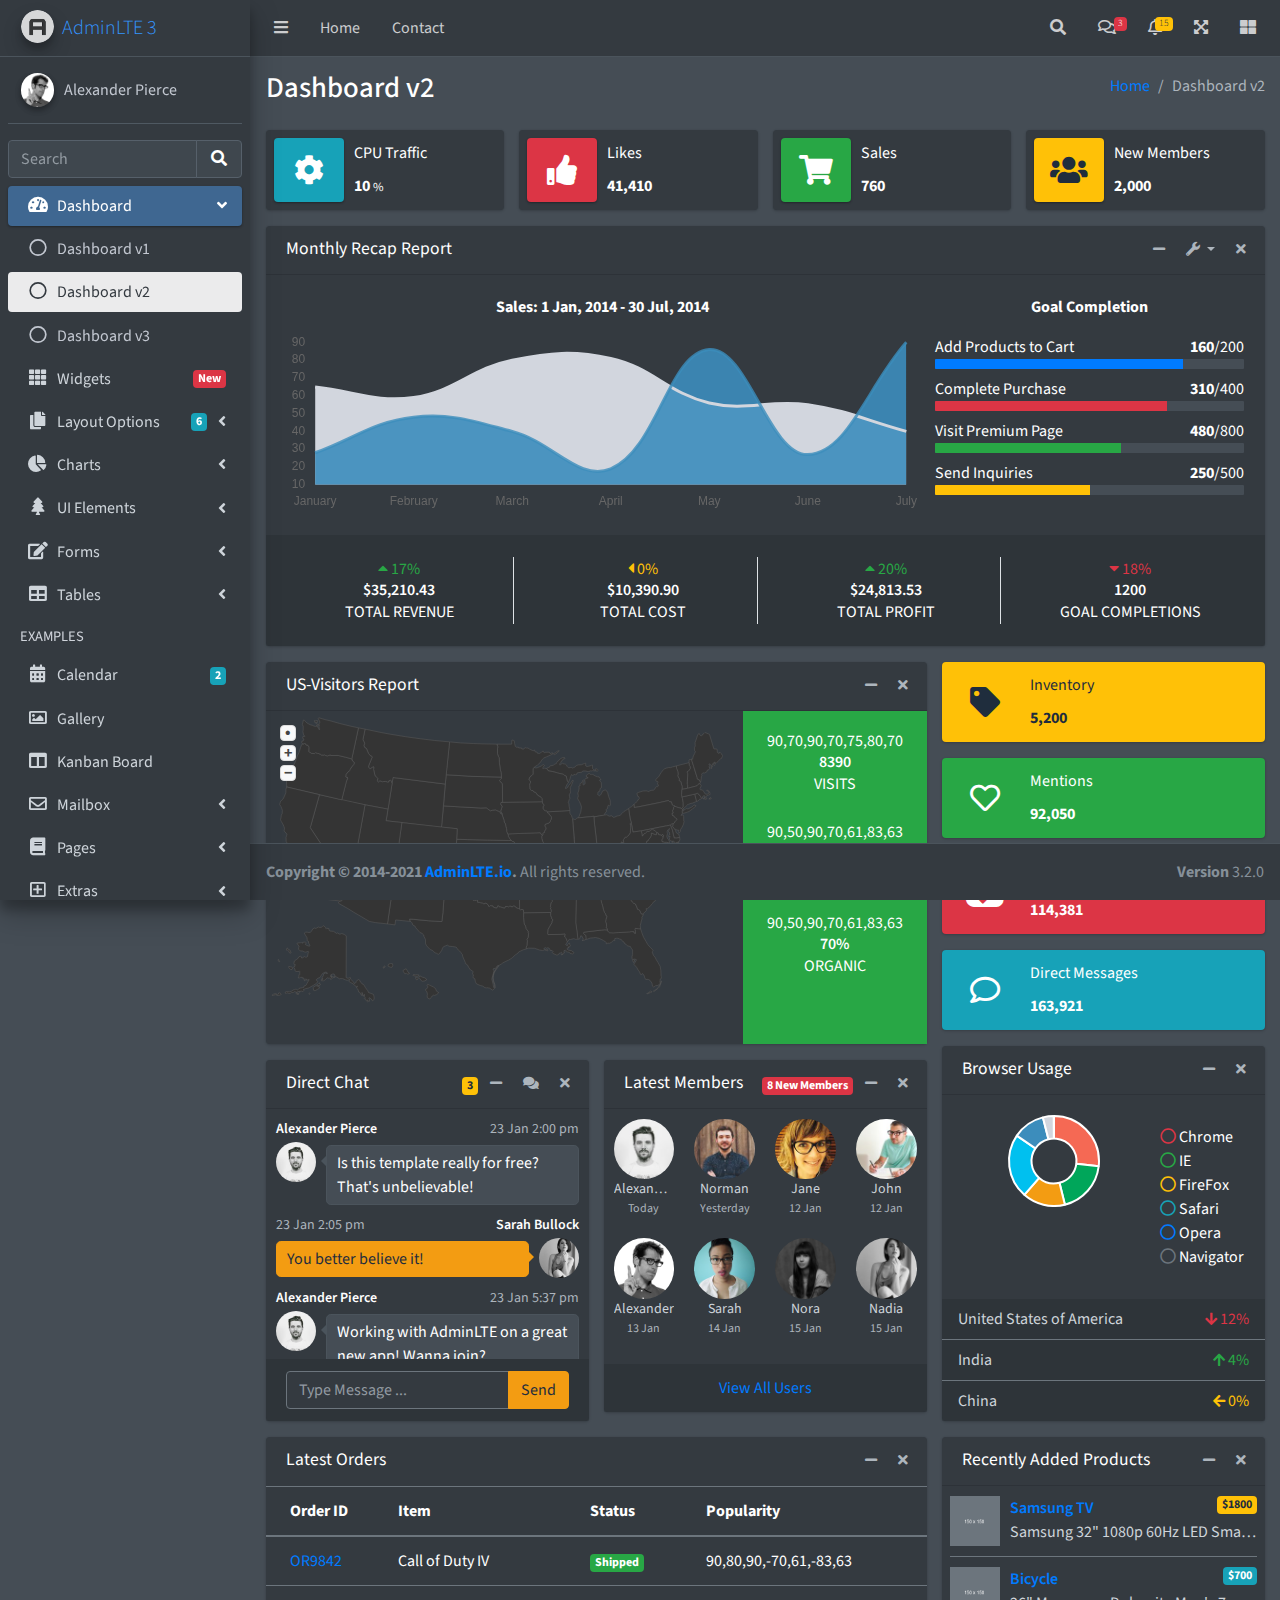
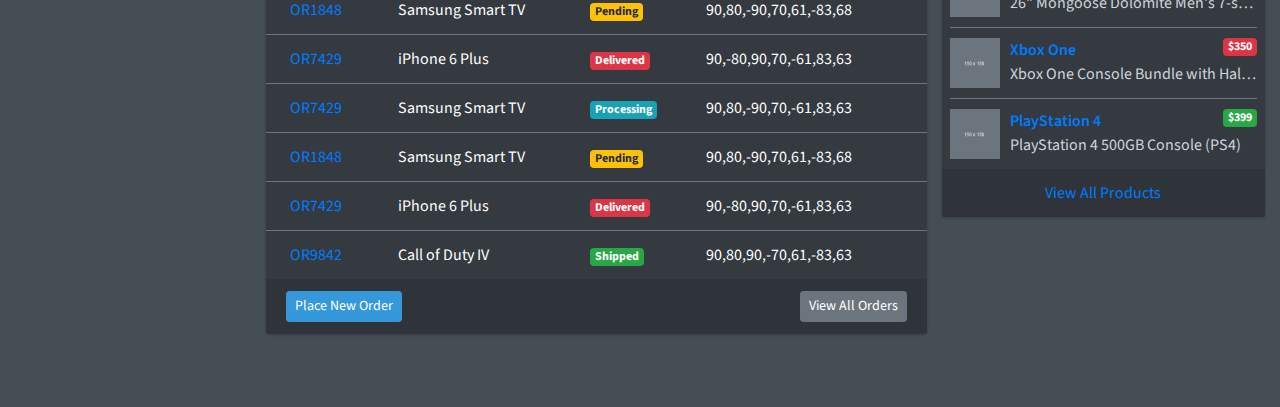
<file: index2.html>
<!DOCTYPE html>
<html lang="en">
<head>
  <meta charset="utf-8">
  <meta name="viewport" content="width=device-width, initial-scale=1">
  <title>AdminLTE 3 | Dashboard 2</title>

  <!-- Google Font: Source Sans Pro -->
  <link rel="stylesheet" href="https://fonts.googleapis.com/css?family=Source+Sans+Pro:300,400,400i,700&display=fallback">
  <!-- Font Awesome Icons -->
  <link rel="stylesheet" href="plugins/fontawesome-free/css/all.min.css">
  <!-- overlayScrollbars -->
  <link rel="stylesheet" href="plugins/overlayScrollbars/css/OverlayScrollbars.min.css">
  <!-- Theme style -->
  <link rel="stylesheet" href="dist/css/adminlte.min.css">
</head>
<body class="hold-transition dark-mode sidebar-mini layout-fixed layout-navbar-fixed layout-footer-fixed">
<div class="wrapper">

  <!-- Preloader -->
  <div class="preloader flex-column justify-content-center align-items-center">
    <img class="animation__wobble" src="dist/img/AdminLTELogo.png" alt="AdminLTELogo" height="60" width="60">
  </div>

  <!-- Navbar -->
  <nav class="main-header navbar navbar-expand navbar-dark">
    <!-- Left navbar links -->
    <ul class="navbar-nav">
      <li class="nav-item">
        <a class="nav-link" data-widget="pushmenu" href="#" role="button"><i class="fas fa-bars"></i></a>
      </li>
      <li class="nav-item d-none d-sm-inline-block">
        <a href="index3.html" class="nav-link">Home</a>
      </li>
      <li class="nav-item d-none d-sm-inline-block">
        <a href="#" class="nav-link">Contact</a>
      </li>
    </ul>

    <!-- Right navbar links -->
    <ul class="navbar-nav ml-auto">
      <!-- Navbar Search -->
      <li class="nav-item">
        <a class="nav-link" data-widget="navbar-search" href="#" role="button">
          <i class="fas fa-search"></i>
        </a>
        <div class="navbar-search-block">
          <form class="form-inline">
            <div class="input-group input-group-sm">
              <input class="form-control form-control-navbar" type="search" placeholder="Search" aria-label="Search">
              <div class="input-group-append">
                <button class="btn btn-navbar" type="submit">
                  <i class="fas fa-search"></i>
                </button>
                <button class="btn btn-navbar" type="button" data-widget="navbar-search">
                  <i class="fas fa-times"></i>
                </button>
              </div>
            </div>
          </form>
        </div>
      </li>

      <!-- Messages Dropdown Menu -->
      <li class="nav-item dropdown">
        <a class="nav-link" data-toggle="dropdown" href="#">
          <i class="far fa-comments"></i>
          <span class="badge badge-danger navbar-badge">3</span>
        </a>
        <div class="dropdown-menu dropdown-menu-lg dropdown-menu-right">
          <a href="#" class="dropdown-item">
            <!-- Message Start -->
            <div class="media">
              <img src="dist/img/user1-128x128.jpg" alt="User Avatar" class="img-size-50 mr-3 img-circle">
              <div class="media-body">
                <h3 class="dropdown-item-title">
                  Brad Diesel
                  <span class="float-right text-sm text-danger"><i class="fas fa-star"></i></span>
                </h3>
                <p class="text-sm">Call me whenever you can...</p>
                <p class="text-sm text-muted"><i class="far fa-clock mr-1"></i> 4 Hours Ago</p>
              </div>
            </div>
            <!-- Message End -->
          </a>
          <div class="dropdown-divider"></div>
          <a href="#" class="dropdown-item">
            <!-- Message Start -->
            <div class="media">
              <img src="dist/img/user8-128x128.jpg" alt="User Avatar" class="img-size-50 img-circle mr-3">
              <div class="media-body">
                <h3 class="dropdown-item-title">
                  John Pierce
                  <span class="float-right text-sm text-muted"><i class="fas fa-star"></i></span>
                </h3>
                <p class="text-sm">I got your message bro</p>
                <p class="text-sm text-muted"><i class="far fa-clock mr-1"></i> 4 Hours Ago</p>
              </div>
            </div>
            <!-- Message End -->
          </a>
          <div class="dropdown-divider"></div>
          <a href="#" class="dropdown-item">
            <!-- Message Start -->
            <div class="media">
              <img src="dist/img/user3-128x128.jpg" alt="User Avatar" class="img-size-50 img-circle mr-3">
              <div class="media-body">
                <h3 class="dropdown-item-title">
                  Nora Silvester
                  <span class="float-right text-sm text-warning"><i class="fas fa-star"></i></span>
                </h3>
                <p class="text-sm">The subject goes here</p>
                <p class="text-sm text-muted"><i class="far fa-clock mr-1"></i> 4 Hours Ago</p>
              </div>
            </div>
            <!-- Message End -->
          </a>
          <div class="dropdown-divider"></div>
          <a href="#" class="dropdown-item dropdown-footer">See All Messages</a>
        </div>
      </li>
      <!-- Notifications Dropdown Menu -->
      <li class="nav-item dropdown">
        <a class="nav-link" data-toggle="dropdown" href="#">
          <i class="far fa-bell"></i>
          <span class="badge badge-warning navbar-badge">15</span>
        </a>
        <div class="dropdown-menu dropdown-menu-lg dropdown-menu-right">
          <span class="dropdown-item dropdown-header">15 Notifications</span>
          <div class="dropdown-divider"></div>
          <a href="#" class="dropdown-item">
            <i class="fas fa-envelope mr-2"></i> 4 new messages
            <span class="float-right text-muted text-sm">3 mins</span>
          </a>
          <div class="dropdown-divider"></div>
          <a href="#" class="dropdown-item">
            <i class="fas fa-users mr-2"></i> 8 friend requests
            <span class="float-right text-muted text-sm">12 hours</span>
          </a>
          <div class="dropdown-divider"></div>
          <a href="#" class="dropdown-item">
            <i class="fas fa-file mr-2"></i> 3 new reports
            <span class="float-right text-muted text-sm">2 days</span>
          </a>
          <div class="dropdown-divider"></div>
          <a href="#" class="dropdown-item dropdown-footer">See All Notifications</a>
        </div>
      </li>
      <li class="nav-item">
        <a class="nav-link" data-widget="fullscreen" href="#" role="button">
          <i class="fas fa-expand-arrows-alt"></i>
        </a>
      </li>
      <li class="nav-item">
        <a class="nav-link" data-widget="control-sidebar" data-slide="true" href="#" role="button">
          <i class="fas fa-th-large"></i>
        </a>
      </li>
    </ul>
  </nav>
  <!-- /.navbar -->

  <!-- Main Sidebar Container -->
  <aside class="main-sidebar sidebar-dark-primary elevation-4">
    <!-- Brand Logo -->
    <a href="index3.html" class="brand-link">
      <img src="dist/img/AdminLTELogo.png" alt="AdminLTE Logo" class="brand-image img-circle elevation-3" style="opacity: .8">
      <span class="brand-text font-weight-light">AdminLTE 3</span>
    </a>

    <!-- Sidebar -->
    <div class="sidebar">
      <!-- Sidebar user panel (optional) -->
      <div class="user-panel mt-3 pb-3 mb-3 d-flex">
        <div class="image">
          <img src="dist/img/user2-160x160.jpg" class="img-circle elevation-2" alt="User Image">
        </div>
        <div class="info">
          <a href="#" class="d-block">Alexander Pierce</a>
        </div>
      </div>

      <!-- SidebarSearch Form -->
      <div class="form-inline">
        <div class="input-group" data-widget="sidebar-search">
          <input class="form-control form-control-sidebar" type="search" placeholder="Search" aria-label="Search">
          <div class="input-group-append">
            <button class="btn btn-sidebar">
              <i class="fas fa-search fa-fw"></i>
            </button>
          </div>
        </div>
      </div>

      <!-- Sidebar Menu -->
      <nav class="mt-2">
        <ul class="nav nav-pills nav-sidebar flex-column" data-widget="treeview" role="menu" data-accordion="false">
          <!-- Add icons to the links using the .nav-icon class
               with font-awesome or any other icon font library -->
          <li class="nav-item menu-open">
            <a href="#" class="nav-link active">
              <i class="nav-icon fas fa-tachometer-alt"></i>
              <p>
                Dashboard
                <i class="right fas fa-angle-left"></i>
              </p>
            </a>
            <ul class="nav nav-treeview">
              <li class="nav-item">
                <a href="./index.html" class="nav-link">
                  <i class="far fa-circle nav-icon"></i>
                  <p>Dashboard v1</p>
                </a>
              </li>
              <li class="nav-item">
                <a href="./index2.html" class="nav-link active">
                  <i class="far fa-circle nav-icon"></i>
                  <p>Dashboard v2</p>
                </a>
              </li>
              <li class="nav-item">
                <a href="./index3.html" class="nav-link">
                  <i class="far fa-circle nav-icon"></i>
                  <p>Dashboard v3</p>
                </a>
              </li>
            </ul>
          </li>
          <li class="nav-item">
            <a href="pages/widgets.html" class="nav-link">
              <i class="nav-icon fas fa-th"></i>
              <p>
                Widgets
                <span class="right badge badge-danger">New</span>
              </p>
            </a>
          </li>
          <li class="nav-item">
            <a href="#" class="nav-link">
              <i class="nav-icon fas fa-copy"></i>
              <p>
                Layout Options
                <i class="fas fa-angle-left right"></i>
                <span class="badge badge-info right">6</span>
              </p>
            </a>
            <ul class="nav nav-treeview">
              <li class="nav-item">
                <a href="pages/layout/top-nav.html" class="nav-link">
                  <i class="far fa-circle nav-icon"></i>
                  <p>Top Navigation</p>
                </a>
              </li>
              <li class="nav-item">
                <a href="pages/layout/top-nav-sidebar.html" class="nav-link">
                  <i class="far fa-circle nav-icon"></i>
                  <p>Top Navigation + Sidebar</p>
                </a>
              </li>
              <li class="nav-item">
                <a href="pages/layout/boxed.html" class="nav-link">
                  <i class="far fa-circle nav-icon"></i>
                  <p>Boxed</p>
                </a>
              </li>
              <li class="nav-item">
                <a href="pages/layout/fixed-sidebar.html" class="nav-link">
                  <i class="far fa-circle nav-icon"></i>
                  <p>Fixed Sidebar</p>
                </a>
              </li>
              <li class="nav-item">
                <a href="pages/layout/fixed-sidebar-custom.html" class="nav-link">
                  <i class="far fa-circle nav-icon"></i>
                  <p>Fixed Sidebar <small>+ Custom Area</small></p>
                </a>
              </li>
              <li class="nav-item">
                <a href="pages/layout/fixed-topnav.html" class="nav-link">
                  <i class="far fa-circle nav-icon"></i>
                  <p>Fixed Navbar</p>
                </a>
              </li>
              <li class="nav-item">
                <a href="pages/layout/fixed-footer.html" class="nav-link">
                  <i class="far fa-circle nav-icon"></i>
                  <p>Fixed Footer</p>
                </a>
              </li>
              <li class="nav-item">
                <a href="pages/layout/collapsed-sidebar.html" class="nav-link">
                  <i class="far fa-circle nav-icon"></i>
                  <p>Collapsed Sidebar</p>
                </a>
              </li>
            </ul>
          </li>
          <li class="nav-item">
            <a href="#" class="nav-link">
              <i class="nav-icon fas fa-chart-pie"></i>
              <p>
                Charts
                <i class="right fas fa-angle-left"></i>
              </p>
            </a>
            <ul class="nav nav-treeview">
              <li class="nav-item">
                <a href="pages/charts/chartjs.html" class="nav-link">
                  <i class="far fa-circle nav-icon"></i>
                  <p>ChartJS</p>
                </a>
              </li>
              <li class="nav-item">
                <a href="pages/charts/flot.html" class="nav-link">
                  <i class="far fa-circle nav-icon"></i>
                  <p>Flot</p>
                </a>
              </li>
              <li class="nav-item">
                <a href="pages/charts/inline.html" class="nav-link">
                  <i class="far fa-circle nav-icon"></i>
                  <p>Inline</p>
                </a>
              </li>
              <li class="nav-item">
                <a href="pages/charts/uplot.html" class="nav-link">
                  <i class="far fa-circle nav-icon"></i>
                  <p>uPlot</p>
                </a>
              </li>
            </ul>
          </li>
          <li class="nav-item">
            <a href="#" class="nav-link">
              <i class="nav-icon fas fa-tree"></i>
              <p>
                UI Elements
                <i class="fas fa-angle-left right"></i>
              </p>
            </a>
            <ul class="nav nav-treeview">
              <li class="nav-item">
                <a href="pages/UI/general.html" class="nav-link">
                  <i class="far fa-circle nav-icon"></i>
                  <p>General</p>
                </a>
              </li>
              <li class="nav-item">
                <a href="pages/UI/icons.html" class="nav-link">
                  <i class="far fa-circle nav-icon"></i>
                  <p>Icons</p>
                </a>
              </li>
              <li class="nav-item">
                <a href="pages/UI/buttons.html" class="nav-link">
                  <i class="far fa-circle nav-icon"></i>
                  <p>Buttons</p>
                </a>
              </li>
              <li class="nav-item">
                <a href="pages/UI/sliders.html" class="nav-link">
                  <i class="far fa-circle nav-icon"></i>
                  <p>Sliders</p>
                </a>
              </li>
              <li class="nav-item">
                <a href="pages/UI/modals.html" class="nav-link">
                  <i class="far fa-circle nav-icon"></i>
                  <p>Modals & Alerts</p>
                </a>
              </li>
              <li class="nav-item">
                <a href="pages/UI/navbar.html" class="nav-link">
                  <i class="far fa-circle nav-icon"></i>
                  <p>Navbar & Tabs</p>
                </a>
              </li>
              <li class="nav-item">
                <a href="pages/UI/timeline.html" class="nav-link">
                  <i class="far fa-circle nav-icon"></i>
                  <p>Timeline</p>
                </a>
              </li>
              <li class="nav-item">
                <a href="pages/UI/ribbons.html" class="nav-link">
                  <i class="far fa-circle nav-icon"></i>
                  <p>Ribbons</p>
                </a>
              </li>
            </ul>
          </li>
          <li class="nav-item">
            <a href="#" class="nav-link">
              <i class="nav-icon fas fa-edit"></i>
              <p>
                Forms
                <i class="fas fa-angle-left right"></i>
              </p>
            </a>
            <ul class="nav nav-treeview">
              <li class="nav-item">
                <a href="pages/forms/general.html" class="nav-link">
                  <i class="far fa-circle nav-icon"></i>
                  <p>General Elements</p>
                </a>
              </li>
              <li class="nav-item">
                <a href="pages/forms/advanced.html" class="nav-link">
                  <i class="far fa-circle nav-icon"></i>
                  <p>Advanced Elements</p>
                </a>
              </li>
              <li class="nav-item">
                <a href="pages/forms/editors.html" class="nav-link">
                  <i class="far fa-circle nav-icon"></i>
                  <p>Editors</p>
                </a>
              </li>
              <li class="nav-item">
                <a href="pages/forms/validation.html" class="nav-link">
                  <i class="far fa-circle nav-icon"></i>
                  <p>Validation</p>
                </a>
              </li>
            </ul>
          </li>
          <li class="nav-item">
            <a href="#" class="nav-link">
              <i class="nav-icon fas fa-table"></i>
              <p>
                Tables
                <i class="fas fa-angle-left right"></i>
              </p>
            </a>
            <ul class="nav nav-treeview">
              <li class="nav-item">
                <a href="pages/tables/simple.html" class="nav-link">
                  <i class="far fa-circle nav-icon"></i>
                  <p>Simple Tables</p>
                </a>
              </li>
              <li class="nav-item">
                <a href="pages/tables/data.html" class="nav-link">
                  <i class="far fa-circle nav-icon"></i>
                  <p>DataTables</p>
                </a>
              </li>
              <li class="nav-item">
                <a href="pages/tables/jsgrid.html" class="nav-link">
                  <i class="far fa-circle nav-icon"></i>
                  <p>jsGrid</p>
                </a>
              </li>
            </ul>
          </li>
          <li class="nav-header">EXAMPLES</li>
          <li class="nav-item">
            <a href="pages/calendar.html" class="nav-link">
              <i class="nav-icon fas fa-calendar-alt"></i>
              <p>
                Calendar
                <span class="badge badge-info right">2</span>
              </p>
            </a>
          </li>
          <li class="nav-item">
            <a href="pages/gallery.html" class="nav-link">
              <i class="nav-icon far fa-image"></i>
              <p>
                Gallery
              </p>
            </a>
          </li>
          <li class="nav-item">
            <a href="pages/kanban.html" class="nav-link">
              <i class="nav-icon fas fa-columns"></i>
              <p>
                Kanban Board
              </p>
            </a>
          </li>
          <li class="nav-item">
            <a href="#" class="nav-link">
              <i class="nav-icon far fa-envelope"></i>
              <p>
                Mailbox
                <i class="fas fa-angle-left right"></i>
              </p>
            </a>
            <ul class="nav nav-treeview">
              <li class="nav-item">
                <a href="pages/mailbox/mailbox.html" class="nav-link">
                  <i class="far fa-circle nav-icon"></i>
                  <p>Inbox</p>
                </a>
              </li>
              <li class="nav-item">
                <a href="pages/mailbox/compose.html" class="nav-link">
                  <i class="far fa-circle nav-icon"></i>
                  <p>Compose</p>
                </a>
              </li>
              <li class="nav-item">
                <a href="pages/mailbox/read-mail.html" class="nav-link">
                  <i class="far fa-circle nav-icon"></i>
                  <p>Read</p>
                </a>
              </li>
            </ul>
          </li>
          <li class="nav-item">
            <a href="#" class="nav-link">
              <i class="nav-icon fas fa-book"></i>
              <p>
                Pages
                <i class="fas fa-angle-left right"></i>
              </p>
            </a>
            <ul class="nav nav-treeview">
              <li class="nav-item">
                <a href="pages/examples/invoice.html" class="nav-link">
                  <i class="far fa-circle nav-icon"></i>
                  <p>Invoice</p>
                </a>
              </li>
              <li class="nav-item">
                <a href="pages/examples/profile.html" class="nav-link">
                  <i class="far fa-circle nav-icon"></i>
                  <p>Profile</p>
                </a>
              </li>
              <li class="nav-item">
                <a href="pages/examples/e-commerce.html" class="nav-link">
                  <i class="far fa-circle nav-icon"></i>
                  <p>E-commerce</p>
                </a>
              </li>
              <li class="nav-item">
                <a href="pages/examples/projects.html" class="nav-link">
                  <i class="far fa-circle nav-icon"></i>
                  <p>Projects</p>
                </a>
              </li>
              <li class="nav-item">
                <a href="pages/examples/project-add.html" class="nav-link">
                  <i class="far fa-circle nav-icon"></i>
                  <p>Project Add</p>
                </a>
              </li>
              <li class="nav-item">
                <a href="pages/examples/project-edit.html" class="nav-link">
                  <i class="far fa-circle nav-icon"></i>
                  <p>Project Edit</p>
                </a>
              </li>
              <li class="nav-item">
                <a href="pages/examples/project-detail.html" class="nav-link">
                  <i class="far fa-circle nav-icon"></i>
                  <p>Project Detail</p>
                </a>
              </li>
              <li class="nav-item">
                <a href="pages/examples/contacts.html" class="nav-link">
                  <i class="far fa-circle nav-icon"></i>
                  <p>Contacts</p>
                </a>
              </li>
              <li class="nav-item">
                <a href="pages/examples/faq.html" class="nav-link">
                  <i class="far fa-circle nav-icon"></i>
                  <p>FAQ</p>
                </a>
              </li>
              <li class="nav-item">
                <a href="pages/examples/contact-us.html" class="nav-link">
                  <i class="far fa-circle nav-icon"></i>
                  <p>Contact us</p>
                </a>
              </li>
            </ul>
          </li>
          <li class="nav-item">
            <a href="#" class="nav-link">
              <i class="nav-icon far fa-plus-square"></i>
              <p>
                Extras
                <i class="fas fa-angle-left right"></i>
              </p>
            </a>
            <ul class="nav nav-treeview">
              <li class="nav-item">
                <a href="#" class="nav-link">
                  <i class="far fa-circle nav-icon"></i>
                  <p>
                    Login & Register v1
                    <i class="fas fa-angle-left right"></i>
                  </p>
                </a>
                <ul class="nav nav-treeview">
                  <li class="nav-item">
                    <a href="pages/examples/login.html" class="nav-link">
                      <i class="far fa-circle nav-icon"></i>
                      <p>Login v1</p>
                    </a>
                  </li>
                  <li class="nav-item">
                    <a href="pages/examples/register.html" class="nav-link">
                      <i class="far fa-circle nav-icon"></i>
                      <p>Register v1</p>
                    </a>
                  </li>
                  <li class="nav-item">
                    <a href="pages/examples/forgot-password.html" class="nav-link">
                      <i class="far fa-circle nav-icon"></i>
                      <p>Forgot Password v1</p>
                    </a>
                  </li>
                  <li class="nav-item">
                    <a href="pages/examples/recover-password.html" class="nav-link">
                      <i class="far fa-circle nav-icon"></i>
                      <p>Recover Password v1</p>
                    </a>
                  </li>
                </ul>
              </li>
              <li class="nav-item">
                <a href="#" class="nav-link">
                  <i class="far fa-circle nav-icon"></i>
                  <p>
                    Login & Register v2
                    <i class="fas fa-angle-left right"></i>
                  </p>
                </a>
                <ul class="nav nav-treeview">
                  <li class="nav-item">
                    <a href="pages/examples/login-v2.html" class="nav-link">
                      <i class="far fa-circle nav-icon"></i>
                      <p>Login v2</p>
                    </a>
                  </li>
                  <li class="nav-item">
                    <a href="pages/examples/register-v2.html" class="nav-link">
                      <i class="far fa-circle nav-icon"></i>
                      <p>Register v2</p>
                    </a>
                  </li>
                  <li class="nav-item">
                    <a href="pages/examples/forgot-password-v2.html" class="nav-link">
                      <i class="far fa-circle nav-icon"></i>
                      <p>Forgot Password v2</p>
                    </a>
                  </li>
                  <li class="nav-item">
                    <a href="pages/examples/recover-password-v2.html" class="nav-link">
                      <i class="far fa-circle nav-icon"></i>
                      <p>Recover Password v2</p>
                    </a>
                  </li>
                </ul>
              </li>
              <li class="nav-item">
                <a href="pages/examples/lockscreen.html" class="nav-link">
                  <i class="far fa-circle nav-icon"></i>
                  <p>Lockscreen</p>
                </a>
              </li>
              <li class="nav-item">
                <a href="pages/examples/legacy-user-menu.html" class="nav-link">
                  <i class="far fa-circle nav-icon"></i>
                  <p>Legacy User Menu</p>
                </a>
              </li>
              <li class="nav-item">
                <a href="pages/examples/language-menu.html" class="nav-link">
                  <i class="far fa-circle nav-icon"></i>
                  <p>Language Menu</p>
                </a>
              </li>
              <li class="nav-item">
                <a href="pages/examples/404.html" class="nav-link">
                  <i class="far fa-circle nav-icon"></i>
                  <p>Error 404</p>
                </a>
              </li>
              <li class="nav-item">
                <a href="pages/examples/500.html" class="nav-link">
                  <i class="far fa-circle nav-icon"></i>
                  <p>Error 500</p>
                </a>
              </li>
              <li class="nav-item">
                <a href="pages/examples/pace.html" class="nav-link">
                  <i class="far fa-circle nav-icon"></i>
                  <p>Pace</p>
                </a>
              </li>
              <li class="nav-item">
                <a href="pages/examples/blank.html" class="nav-link">
                  <i class="far fa-circle nav-icon"></i>
                  <p>Blank Page</p>
                </a>
              </li>
              <li class="nav-item">
                <a href="starter.html" class="nav-link">
                  <i class="far fa-circle nav-icon"></i>
                  <p>Starter Page</p>
                </a>
              </li>
            </ul>
          </li>
          <li class="nav-item">
            <a href="#" class="nav-link">
              <i class="nav-icon fas fa-search"></i>
              <p>
                Search
                <i class="fas fa-angle-left right"></i>
              </p>
            </a>
            <ul class="nav nav-treeview">
              <li class="nav-item">
                <a href="pages/search/simple.html" class="nav-link">
                  <i class="far fa-circle nav-icon"></i>
                  <p>Simple Search</p>
                </a>
              </li>
              <li class="nav-item">
                <a href="pages/search/enhanced.html" class="nav-link">
                  <i class="far fa-circle nav-icon"></i>
                  <p>Enhanced</p>
                </a>
              </li>
            </ul>
          </li>
          <li class="nav-header">MISCELLANEOUS</li>
          <li class="nav-item">
            <a href="iframe.html" class="nav-link">
              <i class="nav-icon fas fa-ellipsis-h"></i>
              <p>Tabbed IFrame Plugin</p>
            </a>
          </li>
          <li class="nav-item">
            <a href="https://adminlte.io/docs/3.1/" class="nav-link">
              <i class="nav-icon fas fa-file"></i>
              <p>Documentation</p>
            </a>
          </li>
          <li class="nav-header">MULTI LEVEL EXAMPLE</li>
          <li class="nav-item">
            <a href="#" class="nav-link">
              <i class="fas fa-circle nav-icon"></i>
              <p>Level 1</p>
            </a>
          </li>
          <li class="nav-item">
            <a href="#" class="nav-link">
              <i class="nav-icon fas fa-circle"></i>
              <p>
                Level 1
                <i class="right fas fa-angle-left"></i>
              </p>
            </a>
            <ul class="nav nav-treeview">
              <li class="nav-item">
                <a href="#" class="nav-link">
                  <i class="far fa-circle nav-icon"></i>
                  <p>Level 2</p>
                </a>
              </li>
              <li class="nav-item">
                <a href="#" class="nav-link">
                  <i class="far fa-circle nav-icon"></i>
                  <p>
                    Level 2
                    <i class="right fas fa-angle-left"></i>
                  </p>
                </a>
                <ul class="nav nav-treeview">
                  <li class="nav-item">
                    <a href="#" class="nav-link">
                      <i class="far fa-dot-circle nav-icon"></i>
                      <p>Level 3</p>
                    </a>
                  </li>
                  <li class="nav-item">
                    <a href="#" class="nav-link">
                      <i class="far fa-dot-circle nav-icon"></i>
                      <p>Level 3</p>
                    </a>
                  </li>
                  <li class="nav-item">
                    <a href="#" class="nav-link">
                      <i class="far fa-dot-circle nav-icon"></i>
                      <p>Level 3</p>
                    </a>
                  </li>
                </ul>
              </li>
              <li class="nav-item">
                <a href="#" class="nav-link">
                  <i class="far fa-circle nav-icon"></i>
                  <p>Level 2</p>
                </a>
              </li>
            </ul>
          </li>
          <li class="nav-item">
            <a href="#" class="nav-link">
              <i class="fas fa-circle nav-icon"></i>
              <p>Level 1</p>
            </a>
          </li>
          <li class="nav-header">LABELS</li>
          <li class="nav-item">
            <a href="#" class="nav-link">
              <i class="nav-icon far fa-circle text-danger"></i>
              <p class="text">Important</p>
            </a>
          </li>
          <li class="nav-item">
            <a href="#" class="nav-link">
              <i class="nav-icon far fa-circle text-warning"></i>
              <p>Warning</p>
            </a>
          </li>
          <li class="nav-item">
            <a href="#" class="nav-link">
              <i class="nav-icon far fa-circle text-info"></i>
              <p>Informational</p>
            </a>
          </li>
        </ul>
      </nav>
      <!-- /.sidebar-menu -->
    </div>
    <!-- /.sidebar -->
  </aside>

  <!-- Content Wrapper. Contains page content -->
  <div class="content-wrapper">
    <!-- Content Header (Page header) -->
    <div class="content-header">
      <div class="container-fluid">
        <div class="row mb-2">
          <div class="col-sm-6">
            <h1 class="m-0">Dashboard v2</h1>
          </div><!-- /.col -->
          <div class="col-sm-6">
            <ol class="breadcrumb float-sm-right">
              <li class="breadcrumb-item"><a href="#">Home</a></li>
              <li class="breadcrumb-item active">Dashboard v2</li>
            </ol>
          </div><!-- /.col -->
        </div><!-- /.row -->
      </div><!-- /.container-fluid -->
    </div>
    <!-- /.content-header -->

    <!-- Main content -->
    <section class="content">
      <div class="container-fluid">
        <!-- Info boxes -->
        <div class="row">
          <div class="col-12 col-sm-6 col-md-3">
            <div class="info-box">
              <span class="info-box-icon bg-info elevation-1"><i class="fas fa-cog"></i></span>

              <div class="info-box-content">
                <span class="info-box-text">CPU Traffic</span>
                <span class="info-box-number">
                  10
                  <small>%</small>
                </span>
              </div>
              <!-- /.info-box-content -->
            </div>
            <!-- /.info-box -->
          </div>
          <!-- /.col -->
          <div class="col-12 col-sm-6 col-md-3">
            <div class="info-box mb-3">
              <span class="info-box-icon bg-danger elevation-1"><i class="fas fa-thumbs-up"></i></span>

              <div class="info-box-content">
                <span class="info-box-text">Likes</span>
                <span class="info-box-number">41,410</span>
              </div>
              <!-- /.info-box-content -->
            </div>
            <!-- /.info-box -->
          </div>
          <!-- /.col -->

          <!-- fix for small devices only -->
          <div class="clearfix hidden-md-up"></div>

          <div class="col-12 col-sm-6 col-md-3">
            <div class="info-box mb-3">
              <span class="info-box-icon bg-success elevation-1"><i class="fas fa-shopping-cart"></i></span>

              <div class="info-box-content">
                <span class="info-box-text">Sales</span>
                <span class="info-box-number">760</span>
              </div>
              <!-- /.info-box-content -->
            </div>
            <!-- /.info-box -->
          </div>
          <!-- /.col -->
          <div class="col-12 col-sm-6 col-md-3">
            <div class="info-box mb-3">
              <span class="info-box-icon bg-warning elevation-1"><i class="fas fa-users"></i></span>

              <div class="info-box-content">
                <span class="info-box-text">New Members</span>
                <span class="info-box-number">2,000</span>
              </div>
              <!-- /.info-box-content -->
            </div>
            <!-- /.info-box -->
          </div>
          <!-- /.col -->
        </div>
        <!-- /.row -->

        <div class="row">
          <div class="col-md-12">
            <div class="card">
              <div class="card-header">
                <h5 class="card-title">Monthly Recap Report</h5>

                <div class="card-tools">
                  <button type="button" class="btn btn-tool" data-card-widget="collapse">
                    <i class="fas fa-minus"></i>
                  </button>
                  <div class="btn-group">
                    <button type="button" class="btn btn-tool dropdown-toggle" data-toggle="dropdown">
                      <i class="fas fa-wrench"></i>
                    </button>
                    <div class="dropdown-menu dropdown-menu-right" role="menu">
                      <a href="#" class="dropdown-item">Action</a>
                      <a href="#" class="dropdown-item">Another action</a>
                      <a href="#" class="dropdown-item">Something else here</a>
                      <a class="dropdown-divider"></a>
                      <a href="#" class="dropdown-item">Separated link</a>
                    </div>
                  </div>
                  <button type="button" class="btn btn-tool" data-card-widget="remove">
                    <i class="fas fa-times"></i>
                  </button>
                </div>
              </div>
              <!-- /.card-header -->
              <div class="card-body">
                <div class="row">
                  <div class="col-md-8">
                    <p class="text-center">
                      <strong>Sales: 1 Jan, 2014 - 30 Jul, 2014</strong>
                    </p>

                    <div class="chart">
                      <!-- Sales Chart Canvas -->
                      <canvas id="salesChart" height="180" style="height: 180px;"></canvas>
                    </div>
                    <!-- /.chart-responsive -->
                  </div>
                  <!-- /.col -->
                  <div class="col-md-4">
                    <p class="text-center">
                      <strong>Goal Completion</strong>
                    </p>

                    <div class="progress-group">
                      Add Products to Cart
                      <span class="float-right"><b>160</b>/200</span>
                      <div class="progress progress-sm">
                        <div class="progress-bar bg-primary" style="width: 80%"></div>
                      </div>
                    </div>
                    <!-- /.progress-group -->

                    <div class="progress-group">
                      Complete Purchase
                      <span class="float-right"><b>310</b>/400</span>
                      <div class="progress progress-sm">
                        <div class="progress-bar bg-danger" style="width: 75%"></div>
                      </div>
                    </div>

                    <!-- /.progress-group -->
                    <div class="progress-group">
                      <span class="progress-text">Visit Premium Page</span>
                      <span class="float-right"><b>480</b>/800</span>
                      <div class="progress progress-sm">
                        <div class="progress-bar bg-success" style="width: 60%"></div>
                      </div>
                    </div>

                    <!-- /.progress-group -->
                    <div class="progress-group">
                      Send Inquiries
                      <span class="float-right"><b>250</b>/500</span>
                      <div class="progress progress-sm">
                        <div class="progress-bar bg-warning" style="width: 50%"></div>
                      </div>
                    </div>
                    <!-- /.progress-group -->
                  </div>
                  <!-- /.col -->
                </div>
                <!-- /.row -->
              </div>
              <!-- ./card-body -->
              <div class="card-footer">
                <div class="row">
                  <div class="col-sm-3 col-6">
                    <div class="description-block border-right">
                      <span class="description-percentage text-success"><i class="fas fa-caret-up"></i> 17%</span>
                      <h5 class="description-header">$35,210.43</h5>
                      <span class="description-text">TOTAL REVENUE</span>
                    </div>
                    <!-- /.description-block -->
                  </div>
                  <!-- /.col -->
                  <div class="col-sm-3 col-6">
                    <div class="description-block border-right">
                      <span class="description-percentage text-warning"><i class="fas fa-caret-left"></i> 0%</span>
                      <h5 class="description-header">$10,390.90</h5>
                      <span class="description-text">TOTAL COST</span>
                    </div>
                    <!-- /.description-block -->
                  </div>
                  <!-- /.col -->
                  <div class="col-sm-3 col-6">
                    <div class="description-block border-right">
                      <span class="description-percentage text-success"><i class="fas fa-caret-up"></i> 20%</span>
                      <h5 class="description-header">$24,813.53</h5>
                      <span class="description-text">TOTAL PROFIT</span>
                    </div>
                    <!-- /.description-block -->
                  </div>
                  <!-- /.col -->
                  <div class="col-sm-3 col-6">
                    <div class="description-block">
                      <span class="description-percentage text-danger"><i class="fas fa-caret-down"></i> 18%</span>
                      <h5 class="description-header">1200</h5>
                      <span class="description-text">GOAL COMPLETIONS</span>
                    </div>
                    <!-- /.description-block -->
                  </div>
                </div>
                <!-- /.row -->
              </div>
              <!-- /.card-footer -->
            </div>
            <!-- /.card -->
          </div>
          <!-- /.col -->
        </div>
        <!-- /.row -->

        <!-- Main row -->
        <div class="row">
          <!-- Left col -->
          <div class="col-md-8">
            <!-- MAP & BOX PANE -->
            <div class="card">
              <div class="card-header">
                <h3 class="card-title">US-Visitors Report</h3>

                <div class="card-tools">
                  <button type="button" class="btn btn-tool" data-card-widget="collapse">
                    <i class="fas fa-minus"></i>
                  </button>
                  <button type="button" class="btn btn-tool" data-card-widget="remove">
                    <i class="fas fa-times"></i>
                  </button>
                </div>
              </div>
              <!-- /.card-header -->
              <div class="card-body p-0">
                <div class="d-md-flex">
                  <div class="p-1 flex-fill" style="overflow: hidden">
                    <!-- Map will be created here -->
                    <div id="world-map-markers" style="height: 325px; overflow: hidden">
                      <div class="map"></div>
                    </div>
                  </div>
                  <div class="card-pane-right bg-success pt-2 pb-2 pl-4 pr-4">
                    <div class="description-block mb-4">
                      <div class="sparkbar pad" data-color="#fff">90,70,90,70,75,80,70</div>
                      <h5 class="description-header">8390</h5>
                      <span class="description-text">Visits</span>
                    </div>
                    <!-- /.description-block -->
                    <div class="description-block mb-4">
                      <div class="sparkbar pad" data-color="#fff">90,50,90,70,61,83,63</div>
                      <h5 class="description-header">30%</h5>
                      <span class="description-text">Referrals</span>
                    </div>
                    <!-- /.description-block -->
                    <div class="description-block">
                      <div class="sparkbar pad" data-color="#fff">90,50,90,70,61,83,63</div>
                      <h5 class="description-header">70%</h5>
                      <span class="description-text">Organic</span>
                    </div>
                    <!-- /.description-block -->
                  </div><!-- /.card-pane-right -->
                </div><!-- /.d-md-flex -->
              </div>
              <!-- /.card-body -->
            </div>
            <!-- /.card -->
            <div class="row">
              <div class="col-md-6">
                <!-- DIRECT CHAT -->
                <div class="card direct-chat direct-chat-warning">
                  <div class="card-header">
                    <h3 class="card-title">Direct Chat</h3>

                    <div class="card-tools">
                      <span title="3 New Messages" class="badge badge-warning">3</span>
                      <button type="button" class="btn btn-tool" data-card-widget="collapse">
                        <i class="fas fa-minus"></i>
                      </button>
                      <button type="button" class="btn btn-tool" title="Contacts" data-widget="chat-pane-toggle">
                        <i class="fas fa-comments"></i>
                      </button>
                      <button type="button" class="btn btn-tool" data-card-widget="remove">
                        <i class="fas fa-times"></i>
                      </button>
                    </div>
                  </div>
                  <!-- /.card-header -->
                  <div class="card-body">
                    <!-- Conversations are loaded here -->
                    <div class="direct-chat-messages">
                      <!-- Message. Default to the left -->
                      <div class="direct-chat-msg">
                        <div class="direct-chat-infos clearfix">
                          <span class="direct-chat-name float-left">Alexander Pierce</span>
                          <span class="direct-chat-timestamp float-right">23 Jan 2:00 pm</span>
                        </div>
                        <!-- /.direct-chat-infos -->
                        <img class="direct-chat-img" src="dist/img/user1-128x128.jpg" alt="message user image">
                        <!-- /.direct-chat-img -->
                        <div class="direct-chat-text">
                          Is this template really for free? That's unbelievable!
                        </div>
                        <!-- /.direct-chat-text -->
                      </div>
                      <!-- /.direct-chat-msg -->

                      <!-- Message to the right -->
                      <div class="direct-chat-msg right">
                        <div class="direct-chat-infos clearfix">
                          <span class="direct-chat-name float-right">Sarah Bullock</span>
                          <span class="direct-chat-timestamp float-left">23 Jan 2:05 pm</span>
                        </div>
                        <!-- /.direct-chat-infos -->
                        <img class="direct-chat-img" src="dist/img/user3-128x128.jpg" alt="message user image">
                        <!-- /.direct-chat-img -->
                        <div class="direct-chat-text">
                          You better believe it!
                        </div>
                        <!-- /.direct-chat-text -->
                      </div>
                      <!-- /.direct-chat-msg -->

                      <!-- Message. Default to the left -->
                      <div class="direct-chat-msg">
                        <div class="direct-chat-infos clearfix">
                          <span class="direct-chat-name float-left">Alexander Pierce</span>
                          <span class="direct-chat-timestamp float-right">23 Jan 5:37 pm</span>
                        </div>
                        <!-- /.direct-chat-infos -->
                        <img class="direct-chat-img" src="dist/img/user1-128x128.jpg" alt="message user image">
                        <!-- /.direct-chat-img -->
                        <div class="direct-chat-text">
                          Working with AdminLTE on a great new app! Wanna join?
                        </div>
                        <!-- /.direct-chat-text -->
                      </div>
                      <!-- /.direct-chat-msg -->

                      <!-- Message to the right -->
                      <div class="direct-chat-msg right">
                        <div class="direct-chat-infos clearfix">
                          <span class="direct-chat-name float-right">Sarah Bullock</span>
                          <span class="direct-chat-timestamp float-left">23 Jan 6:10 pm</span>
                        </div>
                        <!-- /.direct-chat-infos -->
                        <img class="direct-chat-img" src="dist/img/user3-128x128.jpg" alt="message user image">
                        <!-- /.direct-chat-img -->
                        <div class="direct-chat-text">
                          I would love to.
                        </div>
                        <!-- /.direct-chat-text -->
                      </div>
                      <!-- /.direct-chat-msg -->

                    </div>
                    <!--/.direct-chat-messages-->

                    <!-- Contacts are loaded here -->
                    <div class="direct-chat-contacts">
                      <ul class="contacts-list">
                        <li>
                          <a href="#">
                            <img class="contacts-list-img" src="dist/img/user1-128x128.jpg" alt="User Avatar">

                            <div class="contacts-list-info">
                              <span class="contacts-list-name">
                                Count Dracula
                                <small class="contacts-list-date float-right">2/28/2015</small>
                              </span>
                              <span class="contacts-list-msg">How have you been? I was...</span>
                            </div>
                            <!-- /.contacts-list-info -->
                          </a>
                        </li>
                        <!-- End Contact Item -->
                        <li>
                          <a href="#">
                            <img class="contacts-list-img" src="dist/img/user7-128x128.jpg" alt="User Avatar">

                            <div class="contacts-list-info">
                              <span class="contacts-list-name">
                                Sarah Doe
                                <small class="contacts-list-date float-right">2/23/2015</small>
                              </span>
                              <span class="contacts-list-msg">I will be waiting for...</span>
                            </div>
                            <!-- /.contacts-list-info -->
                          </a>
                        </li>
                        <!-- End Contact Item -->
                        <li>
                          <a href="#">
                            <img class="contacts-list-img" src="dist/img/user3-128x128.jpg" alt="User Avatar">

                            <div class="contacts-list-info">
                              <span class="contacts-list-name">
                                Nadia Jolie
                                <small class="contacts-list-date float-right">2/20/2015</small>
                              </span>
                              <span class="contacts-list-msg">I'll call you back at...</span>
                            </div>
                            <!-- /.contacts-list-info -->
                          </a>
                        </li>
                        <!-- End Contact Item -->
                        <li>
                          <a href="#">
                            <img class="contacts-list-img" src="dist/img/user5-128x128.jpg" alt="User Avatar">

                            <div class="contacts-list-info">
                              <span class="contacts-list-name">
                                Nora S. Vans
                                <small class="contacts-list-date float-right">2/10/2015</small>
                              </span>
                              <span class="contacts-list-msg">Where is your new...</span>
                            </div>
                            <!-- /.contacts-list-info -->
                          </a>
                        </li>
                        <!-- End Contact Item -->
                        <li>
                          <a href="#">
                            <img class="contacts-list-img" src="dist/img/user6-128x128.jpg" alt="User Avatar">

                            <div class="contacts-list-info">
                              <span class="contacts-list-name">
                                John K.
                                <small class="contacts-list-date float-right">1/27/2015</small>
                              </span>
                              <span class="contacts-list-msg">Can I take a look at...</span>
                            </div>
                            <!-- /.contacts-list-info -->
                          </a>
                        </li>
                        <!-- End Contact Item -->
                        <li>
                          <a href="#">
                            <img class="contacts-list-img" src="dist/img/user8-128x128.jpg" alt="User Avatar">

                            <div class="contacts-list-info">
                              <span class="contacts-list-name">
                                Kenneth M.
                                <small class="contacts-list-date float-right">1/4/2015</small>
                              </span>
                              <span class="contacts-list-msg">Never mind I found...</span>
                            </div>
                            <!-- /.contacts-list-info -->
                          </a>
                        </li>
                        <!-- End Contact Item -->
                      </ul>
                      <!-- /.contacts-list -->
                    </div>
                    <!-- /.direct-chat-pane -->
                  </div>
                  <!-- /.card-body -->
                  <div class="card-footer">
                    <form action="#" method="post">
                      <div class="input-group">
                        <input type="text" name="message" placeholder="Type Message ..." class="form-control">
                        <span class="input-group-append">
                          <button type="button" class="btn btn-warning">Send</button>
                        </span>
                      </div>
                    </form>
                  </div>
                  <!-- /.card-footer-->
                </div>
                <!--/.direct-chat -->
              </div>
              <!-- /.col -->

              <div class="col-md-6">
                <!-- USERS LIST -->
                <div class="card">
                  <div class="card-header">
                    <h3 class="card-title">Latest Members</h3>

                    <div class="card-tools">
                      <span class="badge badge-danger">8 New Members</span>
                      <button type="button" class="btn btn-tool" data-card-widget="collapse">
                        <i class="fas fa-minus"></i>
                      </button>
                      <button type="button" class="btn btn-tool" data-card-widget="remove">
                        <i class="fas fa-times"></i>
                      </button>
                    </div>
                  </div>
                  <!-- /.card-header -->
                  <div class="card-body p-0">
                    <ul class="users-list clearfix">
                      <li>
                        <img src="dist/img/user1-128x128.jpg" alt="User Image">
                        <a class="users-list-name" href="#">Alexander Pierce</a>
                        <span class="users-list-date">Today</span>
                      </li>
                      <li>
                        <img src="dist/img/user8-128x128.jpg" alt="User Image">
                        <a class="users-list-name" href="#">Norman</a>
                        <span class="users-list-date">Yesterday</span>
                      </li>
                      <li>
                        <img src="dist/img/user7-128x128.jpg" alt="User Image">
                        <a class="users-list-name" href="#">Jane</a>
                        <span class="users-list-date">12 Jan</span>
                      </li>
                      <li>
                        <img src="dist/img/user6-128x128.jpg" alt="User Image">
                        <a class="users-list-name" href="#">John</a>
                        <span class="users-list-date">12 Jan</span>
                      </li>
                      <li>
                        <img src="dist/img/user2-160x160.jpg" alt="User Image">
                        <a class="users-list-name" href="#">Alexander</a>
                        <span class="users-list-date">13 Jan</span>
                      </li>
                      <li>
                        <img src="dist/img/user5-128x128.jpg" alt="User Image">
                        <a class="users-list-name" href="#">Sarah</a>
                        <span class="users-list-date">14 Jan</span>
                      </li>
                      <li>
                        <img src="dist/img/user4-128x128.jpg" alt="User Image">
                        <a class="users-list-name" href="#">Nora</a>
                        <span class="users-list-date">15 Jan</span>
                      </li>
                      <li>
                        <img src="dist/img/user3-128x128.jpg" alt="User Image">
                        <a class="users-list-name" href="#">Nadia</a>
                        <span class="users-list-date">15 Jan</span>
                      </li>
                    </ul>
                    <!-- /.users-list -->
                  </div>
                  <!-- /.card-body -->
                  <div class="card-footer text-center">
                    <a href="javascript:">View All Users</a>
                  </div>
                  <!-- /.card-footer -->
                </div>
                <!--/.card -->
              </div>
              <!-- /.col -->
            </div>
            <!-- /.row -->

            <!-- TABLE: LATEST ORDERS -->
            <div class="card">
              <div class="card-header border-transparent">
                <h3 class="card-title">Latest Orders</h3>

                <div class="card-tools">
                  <button type="button" class="btn btn-tool" data-card-widget="collapse">
                    <i class="fas fa-minus"></i>
                  </button>
                  <button type="button" class="btn btn-tool" data-card-widget="remove">
                    <i class="fas fa-times"></i>
                  </button>
                </div>
              </div>
              <!-- /.card-header -->
              <div class="card-body p-0">
                <div class="table-responsive">
                  <table class="table m-0">
                    <thead>
                    <tr>
                      <th>Order ID</th>
                      <th>Item</th>
                      <th>Status</th>
                      <th>Popularity</th>
                    </tr>
                    </thead>
                    <tbody>
                    <tr>
                      <td><a href="pages/examples/invoice.html">OR9842</a></td>
                      <td>Call of Duty IV</td>
                      <td><span class="badge badge-success">Shipped</span></td>
                      <td>
                        <div class="sparkbar" data-color="#00a65a" data-height="20">90,80,90,-70,61,-83,63</div>
                      </td>
                    </tr>
                    <tr>
                      <td><a href="pages/examples/invoice.html">OR1848</a></td>
                      <td>Samsung Smart TV</td>
                      <td><span class="badge badge-warning">Pending</span></td>
                      <td>
                        <div class="sparkbar" data-color="#f39c12" data-height="20">90,80,-90,70,61,-83,68</div>
                      </td>
                    </tr>
                    <tr>
                      <td><a href="pages/examples/invoice.html">OR7429</a></td>
                      <td>iPhone 6 Plus</td>
                      <td><span class="badge badge-danger">Delivered</span></td>
                      <td>
                        <div class="sparkbar" data-color="#f56954" data-height="20">90,-80,90,70,-61,83,63</div>
                      </td>
                    </tr>
                    <tr>
                      <td><a href="pages/examples/invoice.html">OR7429</a></td>
                      <td>Samsung Smart TV</td>
                      <td><span class="badge badge-info">Processing</span></td>
                      <td>
                        <div class="sparkbar" data-color="#00c0ef" data-height="20">90,80,-90,70,-61,83,63</div>
                      </td>
                    </tr>
                    <tr>
                      <td><a href="pages/examples/invoice.html">OR1848</a></td>
                      <td>Samsung Smart TV</td>
                      <td><span class="badge badge-warning">Pending</span></td>
                      <td>
                        <div class="sparkbar" data-color="#f39c12" data-height="20">90,80,-90,70,61,-83,68</div>
                      </td>
                    </tr>
                    <tr>
                      <td><a href="pages/examples/invoice.html">OR7429</a></td>
                      <td>iPhone 6 Plus</td>
                      <td><span class="badge badge-danger">Delivered</span></td>
                      <td>
                        <div class="sparkbar" data-color="#f56954" data-height="20">90,-80,90,70,-61,83,63</div>
                      </td>
                    </tr>
                    <tr>
                      <td><a href="pages/examples/invoice.html">OR9842</a></td>
                      <td>Call of Duty IV</td>
                      <td><span class="badge badge-success">Shipped</span></td>
                      <td>
                        <div class="sparkbar" data-color="#00a65a" data-height="20">90,80,90,-70,61,-83,63</div>
                      </td>
                    </tr>
                    </tbody>
                  </table>
                </div>
                <!-- /.table-responsive -->
              </div>
              <!-- /.card-body -->
              <div class="card-footer clearfix">
                <a href="javascript:void(0)" class="btn btn-sm btn-info float-left">Place New Order</a>
                <a href="javascript:void(0)" class="btn btn-sm btn-secondary float-right">View All Orders</a>
              </div>
              <!-- /.card-footer -->
            </div>
            <!-- /.card -->
          </div>
          <!-- /.col -->

          <div class="col-md-4">
            <!-- Info Boxes Style 2 -->
            <div class="info-box mb-3 bg-warning">
              <span class="info-box-icon"><i class="fas fa-tag"></i></span>

              <div class="info-box-content">
                <span class="info-box-text">Inventory</span>
                <span class="info-box-number">5,200</span>
              </div>
              <!-- /.info-box-content -->
            </div>
            <!-- /.info-box -->
            <div class="info-box mb-3 bg-success">
              <span class="info-box-icon"><i class="far fa-heart"></i></span>

              <div class="info-box-content">
                <span class="info-box-text">Mentions</span>
                <span class="info-box-number">92,050</span>
              </div>
              <!-- /.info-box-content -->
            </div>
            <!-- /.info-box -->
            <div class="info-box mb-3 bg-danger">
              <span class="info-box-icon"><i class="fas fa-cloud-download-alt"></i></span>

              <div class="info-box-content">
                <span class="info-box-text">Downloads</span>
                <span class="info-box-number">114,381</span>
              </div>
              <!-- /.info-box-content -->
            </div>
            <!-- /.info-box -->
            <div class="info-box mb-3 bg-info">
              <span class="info-box-icon"><i class="far fa-comment"></i></span>

              <div class="info-box-content">
                <span class="info-box-text">Direct Messages</span>
                <span class="info-box-number">163,921</span>
              </div>
              <!-- /.info-box-content -->
            </div>
            <!-- /.info-box -->

            <div class="card">
              <div class="card-header">
                <h3 class="card-title">Browser Usage</h3>

                <div class="card-tools">
                  <button type="button" class="btn btn-tool" data-card-widget="collapse">
                    <i class="fas fa-minus"></i>
                  </button>
                  <button type="button" class="btn btn-tool" data-card-widget="remove">
                    <i class="fas fa-times"></i>
                  </button>
                </div>
              </div>
              <!-- /.card-header -->
              <div class="card-body">
                <div class="row">
                  <div class="col-md-8">
                    <div class="chart-responsive">
                      <canvas id="pieChart" height="150"></canvas>
                    </div>
                    <!-- ./chart-responsive -->
                  </div>
                  <!-- /.col -->
                  <div class="col-md-4">
                    <ul class="chart-legend clearfix">
                      <li><i class="far fa-circle text-danger"></i> Chrome</li>
                      <li><i class="far fa-circle text-success"></i> IE</li>
                      <li><i class="far fa-circle text-warning"></i> FireFox</li>
                      <li><i class="far fa-circle text-info"></i> Safari</li>
                      <li><i class="far fa-circle text-primary"></i> Opera</li>
                      <li><i class="far fa-circle text-secondary"></i> Navigator</li>
                    </ul>
                  </div>
                  <!-- /.col -->
                </div>
                <!-- /.row -->
              </div>
              <!-- /.card-body -->
              <div class="card-footer p-0">
                <ul class="nav nav-pills flex-column">
                  <li class="nav-item">
                    <a href="#" class="nav-link">
                      United States of America
                      <span class="float-right text-danger">
                        <i class="fas fa-arrow-down text-sm"></i>
                        12%</span>
                    </a>
                  </li>
                  <li class="nav-item">
                    <a href="#" class="nav-link">
                      India
                      <span class="float-right text-success">
                        <i class="fas fa-arrow-up text-sm"></i> 4%
                      </span>
                    </a>
                  </li>
                  <li class="nav-item">
                    <a href="#" class="nav-link">
                      China
                      <span class="float-right text-warning">
                        <i class="fas fa-arrow-left text-sm"></i> 0%
                      </span>
                    </a>
                  </li>
                </ul>
              </div>
              <!-- /.footer -->
            </div>
            <!-- /.card -->

            <!-- PRODUCT LIST -->
            <div class="card">
              <div class="card-header">
                <h3 class="card-title">Recently Added Products</h3>

                <div class="card-tools">
                  <button type="button" class="btn btn-tool" data-card-widget="collapse">
                    <i class="fas fa-minus"></i>
                  </button>
                  <button type="button" class="btn btn-tool" data-card-widget="remove">
                    <i class="fas fa-times"></i>
                  </button>
                </div>
              </div>
              <!-- /.card-header -->
              <div class="card-body p-0">
                <ul class="products-list product-list-in-card pl-2 pr-2">
                  <li class="item">
                    <div class="product-img">
                      <img src="dist/img/default-150x150.png" alt="Product Image" class="img-size-50">
                    </div>
                    <div class="product-info">
                      <a href="javascript:void(0)" class="product-title">Samsung TV
                        <span class="badge badge-warning float-right">$1800</span></a>
                      <span class="product-description">
                        Samsung 32" 1080p 60Hz LED Smart HDTV.
                      </span>
                    </div>
                  </li>
                  <!-- /.item -->
                  <li class="item">
                    <div class="product-img">
                      <img src="dist/img/default-150x150.png" alt="Product Image" class="img-size-50">
                    </div>
                    <div class="product-info">
                      <a href="javascript:void(0)" class="product-title">Bicycle
                        <span class="badge badge-info float-right">$700</span></a>
                      <span class="product-description">
                        26" Mongoose Dolomite Men's 7-speed, Navy Blue.
                      </span>
                    </div>
                  </li>
                  <!-- /.item -->
                  <li class="item">
                    <div class="product-img">
                      <img src="dist/img/default-150x150.png" alt="Product Image" class="img-size-50">
                    </div>
                    <div class="product-info">
                      <a href="javascript:void(0)" class="product-title">
                        Xbox One <span class="badge badge-danger float-right">
                        $350
                      </span>
                      </a>
                      <span class="product-description">
                        Xbox One Console Bundle with Halo Master Chief Collection.
                      </span>
                    </div>
                  </li>
                  <!-- /.item -->
                  <li class="item">
                    <div class="product-img">
                      <img src="dist/img/default-150x150.png" alt="Product Image" class="img-size-50">
                    </div>
                    <div class="product-info">
                      <a href="javascript:void(0)" class="product-title">PlayStation 4
                        <span class="badge badge-success float-right">$399</span></a>
                      <span class="product-description">
                        PlayStation 4 500GB Console (PS4)
                      </span>
                    </div>
                  </li>
                  <!-- /.item -->
                </ul>
              </div>
              <!-- /.card-body -->
              <div class="card-footer text-center">
                <a href="javascript:void(0)" class="uppercase">View All Products</a>
              </div>
              <!-- /.card-footer -->
            </div>
            <!-- /.card -->
          </div>
          <!-- /.col -->
        </div>
        <!-- /.row -->
      </div><!--/. container-fluid -->
    </section>
    <!-- /.content -->
  </div>
  <!-- /.content-wrapper -->

  <!-- Control Sidebar -->
  <aside class="control-sidebar control-sidebar-dark">
    <!-- Control sidebar content goes here -->
  </aside>
  <!-- /.control-sidebar -->

  <!-- Main Footer -->
  <footer class="main-footer">
    <strong>Copyright &copy; 2014-2021 <a href="https://adminlte.io">AdminLTE.io</a>.</strong>
    All rights reserved.
    <div class="float-right d-none d-sm-inline-block">
      <b>Version</b> 3.2.0
    </div>
  </footer>
</div>
<!-- ./wrapper -->

<!-- REQUIRED SCRIPTS -->
<!-- jQuery -->
<script src="plugins/jquery/jquery.min.js"></script>
<!-- Bootstrap -->
<script src="plugins/bootstrap/js/bootstrap.bundle.min.js"></script>
<!-- overlayScrollbars -->
<script src="plugins/overlayScrollbars/js/jquery.overlayScrollbars.min.js"></script>
<!-- AdminLTE App -->
<script src="dist/js/adminlte.js"></script>

<!-- PAGE PLUGINS -->
<!-- jQuery Mapael -->
<script src="plugins/jquery-mousewheel/jquery.mousewheel.js"></script>
<script src="plugins/raphael/raphael.min.js"></script>
<script src="plugins/jquery-mapael/jquery.mapael.min.js"></script>
<script src="plugins/jquery-mapael/maps/usa_states.min.js"></script>
<!-- ChartJS -->
<script src="plugins/chart.js/Chart.min.js"></script>

<!-- AdminLTE for demo purposes -->
<script src="dist/js/demo.js"></script>
<!-- AdminLTE dashboard demo (This is only for demo purposes) -->
<script src="dist/js/pages/dashboard2.js"></script>
</body>
</html>
</file>
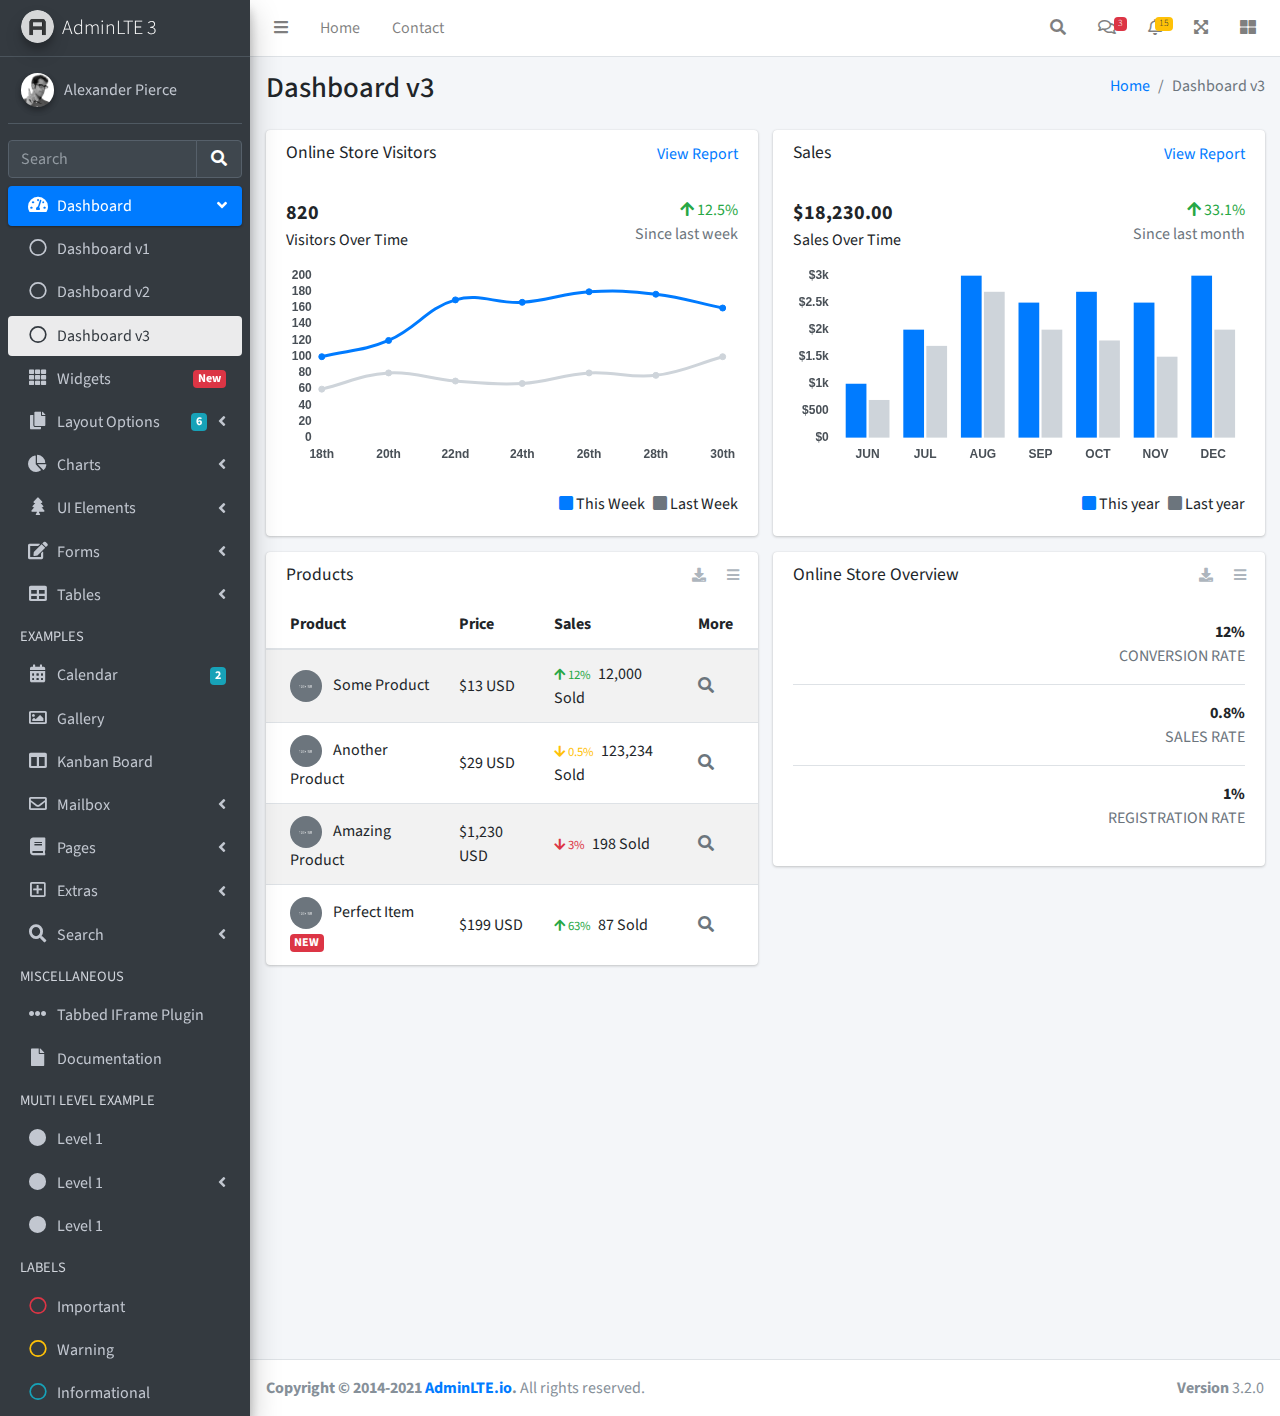
<file: index3.html>
<!DOCTYPE html>
<html lang="en">
<head>
  <meta charset="utf-8">
  <meta name="viewport" content="width=device-width, initial-scale=1">
  <title>AdminLTE 3 | Dashboard 3</title>

  <!-- Google Font: Source Sans Pro -->
  <link rel="stylesheet" href="https://fonts.googleapis.com/css?family=Source+Sans+Pro:300,400,400i,700&display=fallback">
  <!-- Font Awesome Icons -->
  <link rel="stylesheet" href="plugins/fontawesome-free/css/all.min.css">
  <!-- IonIcons -->
  <link rel="stylesheet" href="https://code.ionicframework.com/ionicons/2.0.1/css/ionicons.min.css">
  <!-- Theme style -->
  <link rel="stylesheet" href="dist/css/adminlte.min.css">
</head>
<!--
`body` tag options:

  Apply one or more of the following classes to to the body tag
  to get the desired effect

  * sidebar-collapse
  * sidebar-mini
-->
<body class="hold-transition sidebar-mini">
<div class="wrapper">
  <!-- Navbar -->
  <nav class="main-header navbar navbar-expand navbar-white navbar-light">
    <!-- Left navbar links -->
    <ul class="navbar-nav">
      <li class="nav-item">
        <a class="nav-link" data-widget="pushmenu" href="#" role="button"><i class="fas fa-bars"></i></a>
      </li>
      <li class="nav-item d-none d-sm-inline-block">
        <a href="index3.html" class="nav-link">Home</a>
      </li>
      <li class="nav-item d-none d-sm-inline-block">
        <a href="#" class="nav-link">Contact</a>
      </li>
    </ul>

    <!-- Right navbar links -->
    <ul class="navbar-nav ml-auto">
      <!-- Navbar Search -->
      <li class="nav-item">
        <a class="nav-link" data-widget="navbar-search" href="#" role="button">
          <i class="fas fa-search"></i>
        </a>
        <div class="navbar-search-block">
          <form class="form-inline">
            <div class="input-group input-group-sm">
              <input class="form-control form-control-navbar" type="search" placeholder="Search" aria-label="Search">
              <div class="input-group-append">
                <button class="btn btn-navbar" type="submit">
                  <i class="fas fa-search"></i>
                </button>
                <button class="btn btn-navbar" type="button" data-widget="navbar-search">
                  <i class="fas fa-times"></i>
                </button>
              </div>
            </div>
          </form>
        </div>
      </li>

      <!-- Messages Dropdown Menu -->
      <li class="nav-item dropdown">
        <a class="nav-link" data-toggle="dropdown" href="#">
          <i class="far fa-comments"></i>
          <span class="badge badge-danger navbar-badge">3</span>
        </a>
        <div class="dropdown-menu dropdown-menu-lg dropdown-menu-right">
          <a href="#" class="dropdown-item">
            <!-- Message Start -->
            <div class="media">
              <img src="dist/img/user1-128x128.jpg" alt="User Avatar" class="img-size-50 mr-3 img-circle">
              <div class="media-body">
                <h3 class="dropdown-item-title">
                  Brad Diesel
                  <span class="float-right text-sm text-danger"><i class="fas fa-star"></i></span>
                </h3>
                <p class="text-sm">Call me whenever you can...</p>
                <p class="text-sm text-muted"><i class="far fa-clock mr-1"></i> 4 Hours Ago</p>
              </div>
            </div>
            <!-- Message End -->
          </a>
          <div class="dropdown-divider"></div>
          <a href="#" class="dropdown-item">
            <!-- Message Start -->
            <div class="media">
              <img src="dist/img/user8-128x128.jpg" alt="User Avatar" class="img-size-50 img-circle mr-3">
              <div class="media-body">
                <h3 class="dropdown-item-title">
                  John Pierce
                  <span class="float-right text-sm text-muted"><i class="fas fa-star"></i></span>
                </h3>
                <p class="text-sm">I got your message bro</p>
                <p class="text-sm text-muted"><i class="far fa-clock mr-1"></i> 4 Hours Ago</p>
              </div>
            </div>
            <!-- Message End -->
          </a>
          <div class="dropdown-divider"></div>
          <a href="#" class="dropdown-item">
            <!-- Message Start -->
            <div class="media">
              <img src="dist/img/user3-128x128.jpg" alt="User Avatar" class="img-size-50 img-circle mr-3">
              <div class="media-body">
                <h3 class="dropdown-item-title">
                  Nora Silvester
                  <span class="float-right text-sm text-warning"><i class="fas fa-star"></i></span>
                </h3>
                <p class="text-sm">The subject goes here</p>
                <p class="text-sm text-muted"><i class="far fa-clock mr-1"></i> 4 Hours Ago</p>
              </div>
            </div>
            <!-- Message End -->
          </a>
          <div class="dropdown-divider"></div>
          <a href="#" class="dropdown-item dropdown-footer">See All Messages</a>
        </div>
      </li>
      <!-- Notifications Dropdown Menu -->
      <li class="nav-item dropdown">
        <a class="nav-link" data-toggle="dropdown" href="#">
          <i class="far fa-bell"></i>
          <span class="badge badge-warning navbar-badge">15</span>
        </a>
        <div class="dropdown-menu dropdown-menu-lg dropdown-menu-right">
          <span class="dropdown-item dropdown-header">15 Notifications</span>
          <div class="dropdown-divider"></div>
          <a href="#" class="dropdown-item">
            <i class="fas fa-envelope mr-2"></i> 4 new messages
            <span class="float-right text-muted text-sm">3 mins</span>
          </a>
          <div class="dropdown-divider"></div>
          <a href="#" class="dropdown-item">
            <i class="fas fa-users mr-2"></i> 8 friend requests
            <span class="float-right text-muted text-sm">12 hours</span>
          </a>
          <div class="dropdown-divider"></div>
          <a href="#" class="dropdown-item">
            <i class="fas fa-file mr-2"></i> 3 new reports
            <span class="float-right text-muted text-sm">2 days</span>
          </a>
          <div class="dropdown-divider"></div>
          <a href="#" class="dropdown-item dropdown-footer">See All Notifications</a>
        </div>
      </li>
      <li class="nav-item">
        <a class="nav-link" data-widget="fullscreen" href="#" role="button">
          <i class="fas fa-expand-arrows-alt"></i>
        </a>
      </li>
      <li class="nav-item">
        <a class="nav-link" data-widget="control-sidebar" data-slide="true" href="#" role="button">
          <i class="fas fa-th-large"></i>
        </a>
      </li>
    </ul>
  </nav>
  <!-- /.navbar -->

  <!-- Main Sidebar Container -->
  <aside class="main-sidebar sidebar-dark-primary elevation-4">
    <!-- Brand Logo -->
    <a href="index3.html" class="brand-link">
      <img src="dist/img/AdminLTELogo.png" alt="AdminLTE Logo" class="brand-image img-circle elevation-3" style="opacity: .8">
      <span class="brand-text font-weight-light">AdminLTE 3</span>
    </a>

    <!-- Sidebar -->
    <div class="sidebar">
      <!-- Sidebar user panel (optional) -->
      <div class="user-panel mt-3 pb-3 mb-3 d-flex">
        <div class="image">
          <img src="dist/img/user2-160x160.jpg" class="img-circle elevation-2" alt="User Image">
        </div>
        <div class="info">
          <a href="#" class="d-block">Alexander Pierce</a>
        </div>
      </div>

      <!-- SidebarSearch Form -->
      <div class="form-inline">
        <div class="input-group" data-widget="sidebar-search">
          <input class="form-control form-control-sidebar" type="search" placeholder="Search" aria-label="Search">
          <div class="input-group-append">
            <button class="btn btn-sidebar">
              <i class="fas fa-search fa-fw"></i>
            </button>
          </div>
        </div>
      </div>

      <!-- Sidebar Menu -->
      <nav class="mt-2">
        <ul class="nav nav-pills nav-sidebar flex-column" data-widget="treeview" role="menu" data-accordion="false">
          <!-- Add icons to the links using the .nav-icon class
               with font-awesome or any other icon font library -->
          <li class="nav-item menu-open">
            <a href="#" class="nav-link active">
              <i class="nav-icon fas fa-tachometer-alt"></i>
              <p>
                Dashboard
                <i class="right fas fa-angle-left"></i>
              </p>
            </a>
            <ul class="nav nav-treeview">
              <li class="nav-item">
                <a href="./index.html" class="nav-link">
                  <i class="far fa-circle nav-icon"></i>
                  <p>Dashboard v1</p>
                </a>
              </li>
              <li class="nav-item">
                <a href="./index2.html" class="nav-link">
                  <i class="far fa-circle nav-icon"></i>
                  <p>Dashboard v2</p>
                </a>
              </li>
              <li class="nav-item">
                <a href="./index3.html" class="nav-link active">
                  <i class="far fa-circle nav-icon"></i>
                  <p>Dashboard v3</p>
                </a>
              </li>
            </ul>
          </li>
          <li class="nav-item">
            <a href="pages/widgets.html" class="nav-link">
              <i class="nav-icon fas fa-th"></i>
              <p>
                Widgets
                <span class="right badge badge-danger">New</span>
              </p>
            </a>
          </li>
          <li class="nav-item">
            <a href="#" class="nav-link">
              <i class="nav-icon fas fa-copy"></i>
              <p>
                Layout Options
                <i class="fas fa-angle-left right"></i>
                <span class="badge badge-info right">6</span>
              </p>
            </a>
            <ul class="nav nav-treeview">
              <li class="nav-item">
                <a href="pages/layout/top-nav.html" class="nav-link">
                  <i class="far fa-circle nav-icon"></i>
                  <p>Top Navigation</p>
                </a>
              </li>
              <li class="nav-item">
                <a href="pages/layout/top-nav-sidebar.html" class="nav-link">
                  <i class="far fa-circle nav-icon"></i>
                  <p>Top Navigation + Sidebar</p>
                </a>
              </li>
              <li class="nav-item">
                <a href="pages/layout/boxed.html" class="nav-link">
                  <i class="far fa-circle nav-icon"></i>
                  <p>Boxed</p>
                </a>
              </li>
              <li class="nav-item">
                <a href="pages/layout/fixed-sidebar.html" class="nav-link">
                  <i class="far fa-circle nav-icon"></i>
                  <p>Fixed Sidebar</p>
                </a>
              </li>
              <li class="nav-item">
                <a href="pages/layout/fixed-sidebar-custom.html" class="nav-link">
                  <i class="far fa-circle nav-icon"></i>
                  <p>Fixed Sidebar <small>+ Custom Area</small></p>
                </a>
              </li>
              <li class="nav-item">
                <a href="pages/layout/fixed-topnav.html" class="nav-link">
                  <i class="far fa-circle nav-icon"></i>
                  <p>Fixed Navbar</p>
                </a>
              </li>
              <li class="nav-item">
                <a href="pages/layout/fixed-footer.html" class="nav-link">
                  <i class="far fa-circle nav-icon"></i>
                  <p>Fixed Footer</p>
                </a>
              </li>
              <li class="nav-item">
                <a href="pages/layout/collapsed-sidebar.html" class="nav-link">
                  <i class="far fa-circle nav-icon"></i>
                  <p>Collapsed Sidebar</p>
                </a>
              </li>
            </ul>
          </li>
          <li class="nav-item">
            <a href="#" class="nav-link">
              <i class="nav-icon fas fa-chart-pie"></i>
              <p>
                Charts
                <i class="right fas fa-angle-left"></i>
              </p>
            </a>
            <ul class="nav nav-treeview">
              <li class="nav-item">
                <a href="pages/charts/chartjs.html" class="nav-link">
                  <i class="far fa-circle nav-icon"></i>
                  <p>ChartJS</p>
                </a>
              </li>
              <li class="nav-item">
                <a href="pages/charts/flot.html" class="nav-link">
                  <i class="far fa-circle nav-icon"></i>
                  <p>Flot</p>
                </a>
              </li>
              <li class="nav-item">
                <a href="pages/charts/inline.html" class="nav-link">
                  <i class="far fa-circle nav-icon"></i>
                  <p>Inline</p>
                </a>
              </li>
              <li class="nav-item">
                <a href="pages/charts/uplot.html" class="nav-link">
                  <i class="far fa-circle nav-icon"></i>
                  <p>uPlot</p>
                </a>
              </li>
            </ul>
          </li>
          <li class="nav-item">
            <a href="#" class="nav-link">
              <i class="nav-icon fas fa-tree"></i>
              <p>
                UI Elements
                <i class="fas fa-angle-left right"></i>
              </p>
            </a>
            <ul class="nav nav-treeview">
              <li class="nav-item">
                <a href="pages/UI/general.html" class="nav-link">
                  <i class="far fa-circle nav-icon"></i>
                  <p>General</p>
                </a>
              </li>
              <li class="nav-item">
                <a href="pages/UI/icons.html" class="nav-link">
                  <i class="far fa-circle nav-icon"></i>
                  <p>Icons</p>
                </a>
              </li>
              <li class="nav-item">
                <a href="pages/UI/buttons.html" class="nav-link">
                  <i class="far fa-circle nav-icon"></i>
                  <p>Buttons</p>
                </a>
              </li>
              <li class="nav-item">
                <a href="pages/UI/sliders.html" class="nav-link">
                  <i class="far fa-circle nav-icon"></i>
                  <p>Sliders</p>
                </a>
              </li>
              <li class="nav-item">
                <a href="pages/UI/modals.html" class="nav-link">
                  <i class="far fa-circle nav-icon"></i>
                  <p>Modals & Alerts</p>
                </a>
              </li>
              <li class="nav-item">
                <a href="pages/UI/navbar.html" class="nav-link">
                  <i class="far fa-circle nav-icon"></i>
                  <p>Navbar & Tabs</p>
                </a>
              </li>
              <li class="nav-item">
                <a href="pages/UI/timeline.html" class="nav-link">
                  <i class="far fa-circle nav-icon"></i>
                  <p>Timeline</p>
                </a>
              </li>
              <li class="nav-item">
                <a href="pages/UI/ribbons.html" class="nav-link">
                  <i class="far fa-circle nav-icon"></i>
                  <p>Ribbons</p>
                </a>
              </li>
            </ul>
          </li>
          <li class="nav-item">
            <a href="#" class="nav-link">
              <i class="nav-icon fas fa-edit"></i>
              <p>
                Forms
                <i class="fas fa-angle-left right"></i>
              </p>
            </a>
            <ul class="nav nav-treeview">
              <li class="nav-item">
                <a href="pages/forms/general.html" class="nav-link">
                  <i class="far fa-circle nav-icon"></i>
                  <p>General Elements</p>
                </a>
              </li>
              <li class="nav-item">
                <a href="pages/forms/advanced.html" class="nav-link">
                  <i class="far fa-circle nav-icon"></i>
                  <p>Advanced Elements</p>
                </a>
              </li>
              <li class="nav-item">
                <a href="pages/forms/editors.html" class="nav-link">
                  <i class="far fa-circle nav-icon"></i>
                  <p>Editors</p>
                </a>
              </li>
              <li class="nav-item">
                <a href="pages/forms/validation.html" class="nav-link">
                  <i class="far fa-circle nav-icon"></i>
                  <p>Validation</p>
                </a>
              </li>
            </ul>
          </li>
          <li class="nav-item">
            <a href="#" class="nav-link">
              <i class="nav-icon fas fa-table"></i>
              <p>
                Tables
                <i class="fas fa-angle-left right"></i>
              </p>
            </a>
            <ul class="nav nav-treeview">
              <li class="nav-item">
                <a href="pages/tables/simple.html" class="nav-link">
                  <i class="far fa-circle nav-icon"></i>
                  <p>Simple Tables</p>
                </a>
              </li>
              <li class="nav-item">
                <a href="pages/tables/data.html" class="nav-link">
                  <i class="far fa-circle nav-icon"></i>
                  <p>DataTables</p>
                </a>
              </li>
              <li class="nav-item">
                <a href="pages/tables/jsgrid.html" class="nav-link">
                  <i class="far fa-circle nav-icon"></i>
                  <p>jsGrid</p>
                </a>
              </li>
            </ul>
          </li>
          <li class="nav-header">EXAMPLES</li>
          <li class="nav-item">
            <a href="pages/calendar.html" class="nav-link">
              <i class="nav-icon fas fa-calendar-alt"></i>
              <p>
                Calendar
                <span class="badge badge-info right">2</span>
              </p>
            </a>
          </li>
          <li class="nav-item">
            <a href="pages/gallery.html" class="nav-link">
              <i class="nav-icon far fa-image"></i>
              <p>
                Gallery
              </p>
            </a>
          </li>
          <li class="nav-item">
            <a href="pages/kanban.html" class="nav-link">
              <i class="nav-icon fas fa-columns"></i>
              <p>
                Kanban Board
              </p>
            </a>
          </li>
          <li class="nav-item">
            <a href="#" class="nav-link">
              <i class="nav-icon far fa-envelope"></i>
              <p>
                Mailbox
                <i class="fas fa-angle-left right"></i>
              </p>
            </a>
            <ul class="nav nav-treeview">
              <li class="nav-item">
                <a href="pages/mailbox/mailbox.html" class="nav-link">
                  <i class="far fa-circle nav-icon"></i>
                  <p>Inbox</p>
                </a>
              </li>
              <li class="nav-item">
                <a href="pages/mailbox/compose.html" class="nav-link">
                  <i class="far fa-circle nav-icon"></i>
                  <p>Compose</p>
                </a>
              </li>
              <li class="nav-item">
                <a href="pages/mailbox/read-mail.html" class="nav-link">
                  <i class="far fa-circle nav-icon"></i>
                  <p>Read</p>
                </a>
              </li>
            </ul>
          </li>
          <li class="nav-item">
            <a href="#" class="nav-link">
              <i class="nav-icon fas fa-book"></i>
              <p>
                Pages
                <i class="fas fa-angle-left right"></i>
              </p>
            </a>
            <ul class="nav nav-treeview">
              <li class="nav-item">
                <a href="pages/examples/invoice.html" class="nav-link">
                  <i class="far fa-circle nav-icon"></i>
                  <p>Invoice</p>
                </a>
              </li>
              <li class="nav-item">
                <a href="pages/examples/profile.html" class="nav-link">
                  <i class="far fa-circle nav-icon"></i>
                  <p>Profile</p>
                </a>
              </li>
              <li class="nav-item">
                <a href="pages/examples/e-commerce.html" class="nav-link">
                  <i class="far fa-circle nav-icon"></i>
                  <p>E-commerce</p>
                </a>
              </li>
              <li class="nav-item">
                <a href="pages/examples/projects.html" class="nav-link">
                  <i class="far fa-circle nav-icon"></i>
                  <p>Projects</p>
                </a>
              </li>
              <li class="nav-item">
                <a href="pages/examples/project-add.html" class="nav-link">
                  <i class="far fa-circle nav-icon"></i>
                  <p>Project Add</p>
                </a>
              </li>
              <li class="nav-item">
                <a href="pages/examples/project-edit.html" class="nav-link">
                  <i class="far fa-circle nav-icon"></i>
                  <p>Project Edit</p>
                </a>
              </li>
              <li class="nav-item">
                <a href="pages/examples/project-detail.html" class="nav-link">
                  <i class="far fa-circle nav-icon"></i>
                  <p>Project Detail</p>
                </a>
              </li>
              <li class="nav-item">
                <a href="pages/examples/contacts.html" class="nav-link">
                  <i class="far fa-circle nav-icon"></i>
                  <p>Contacts</p>
                </a>
              </li>
              <li class="nav-item">
                <a href="pages/examples/faq.html" class="nav-link">
                  <i class="far fa-circle nav-icon"></i>
                  <p>FAQ</p>
                </a>
              </li>
              <li class="nav-item">
                <a href="pages/examples/contact-us.html" class="nav-link">
                  <i class="far fa-circle nav-icon"></i>
                  <p>Contact us</p>
                </a>
              </li>
            </ul>
          </li>
          <li class="nav-item">
            <a href="#" class="nav-link">
              <i class="nav-icon far fa-plus-square"></i>
              <p>
                Extras
                <i class="fas fa-angle-left right"></i>
              </p>
            </a>
            <ul class="nav nav-treeview">
              <li class="nav-item">
                <a href="#" class="nav-link">
                  <i class="far fa-circle nav-icon"></i>
                  <p>
                    Login & Register v1
                    <i class="fas fa-angle-left right"></i>
                  </p>
                </a>
                <ul class="nav nav-treeview">
                  <li class="nav-item">
                    <a href="pages/examples/login.html" class="nav-link">
                      <i class="far fa-circle nav-icon"></i>
                      <p>Login v1</p>
                    </a>
                  </li>
                  <li class="nav-item">
                    <a href="pages/examples/register.html" class="nav-link">
                      <i class="far fa-circle nav-icon"></i>
                      <p>Register v1</p>
                    </a>
                  </li>
                  <li class="nav-item">
                    <a href="pages/examples/forgot-password.html" class="nav-link">
                      <i class="far fa-circle nav-icon"></i>
                      <p>Forgot Password v1</p>
                    </a>
                  </li>
                  <li class="nav-item">
                    <a href="pages/examples/recover-password.html" class="nav-link">
                      <i class="far fa-circle nav-icon"></i>
                      <p>Recover Password v1</p>
                    </a>
                  </li>
                </ul>
              </li>
              <li class="nav-item">
                <a href="#" class="nav-link">
                  <i class="far fa-circle nav-icon"></i>
                  <p>
                    Login & Register v2
                    <i class="fas fa-angle-left right"></i>
                  </p>
                </a>
                <ul class="nav nav-treeview">
                  <li class="nav-item">
                    <a href="pages/examples/login-v2.html" class="nav-link">
                      <i class="far fa-circle nav-icon"></i>
                      <p>Login v2</p>
                    </a>
                  </li>
                  <li class="nav-item">
                    <a href="pages/examples/register-v2.html" class="nav-link">
                      <i class="far fa-circle nav-icon"></i>
                      <p>Register v2</p>
                    </a>
                  </li>
                  <li class="nav-item">
                    <a href="pages/examples/forgot-password-v2.html" class="nav-link">
                      <i class="far fa-circle nav-icon"></i>
                      <p>Forgot Password v2</p>
                    </a>
                  </li>
                  <li class="nav-item">
                    <a href="pages/examples/recover-password-v2.html" class="nav-link">
                      <i class="far fa-circle nav-icon"></i>
                      <p>Recover Password v2</p>
                    </a>
                  </li>
                </ul>
              </li>
              <li class="nav-item">
                <a href="pages/examples/lockscreen.html" class="nav-link">
                  <i class="far fa-circle nav-icon"></i>
                  <p>Lockscreen</p>
                </a>
              </li>
              <li class="nav-item">
                <a href="pages/examples/legacy-user-menu.html" class="nav-link">
                  <i class="far fa-circle nav-icon"></i>
                  <p>Legacy User Menu</p>
                </a>
              </li>
              <li class="nav-item">
                <a href="pages/examples/language-menu.html" class="nav-link">
                  <i class="far fa-circle nav-icon"></i>
                  <p>Language Menu</p>
                </a>
              </li>
              <li class="nav-item">
                <a href="pages/examples/404.html" class="nav-link">
                  <i class="far fa-circle nav-icon"></i>
                  <p>Error 404</p>
                </a>
              </li>
              <li class="nav-item">
                <a href="pages/examples/500.html" class="nav-link">
                  <i class="far fa-circle nav-icon"></i>
                  <p>Error 500</p>
                </a>
              </li>
              <li class="nav-item">
                <a href="pages/examples/pace.html" class="nav-link">
                  <i class="far fa-circle nav-icon"></i>
                  <p>Pace</p>
                </a>
              </li>
              <li class="nav-item">
                <a href="pages/examples/blank.html" class="nav-link">
                  <i class="far fa-circle nav-icon"></i>
                  <p>Blank Page</p>
                </a>
              </li>
              <li class="nav-item">
                <a href="starter.html" class="nav-link">
                  <i class="far fa-circle nav-icon"></i>
                  <p>Starter Page</p>
                </a>
              </li>
            </ul>
          </li>
          <li class="nav-item">
            <a href="#" class="nav-link">
              <i class="nav-icon fas fa-search"></i>
              <p>
                Search
                <i class="fas fa-angle-left right"></i>
              </p>
            </a>
            <ul class="nav nav-treeview">
              <li class="nav-item">
                <a href="pages/search/simple.html" class="nav-link">
                  <i class="far fa-circle nav-icon"></i>
                  <p>Simple Search</p>
                </a>
              </li>
              <li class="nav-item">
                <a href="pages/search/enhanced.html" class="nav-link">
                  <i class="far fa-circle nav-icon"></i>
                  <p>Enhanced</p>
                </a>
              </li>
            </ul>
          </li>
          <li class="nav-header">MISCELLANEOUS</li>
          <li class="nav-item">
            <a href="iframe.html" class="nav-link">
              <i class="nav-icon fas fa-ellipsis-h"></i>
              <p>Tabbed IFrame Plugin</p>
            </a>
          </li>
          <li class="nav-item">
            <a href="https://adminlte.io/docs/3.1/" class="nav-link">
              <i class="nav-icon fas fa-file"></i>
              <p>Documentation</p>
            </a>
          </li>
          <li class="nav-header">MULTI LEVEL EXAMPLE</li>
          <li class="nav-item">
            <a href="#" class="nav-link">
              <i class="fas fa-circle nav-icon"></i>
              <p>Level 1</p>
            </a>
          </li>
          <li class="nav-item">
            <a href="#" class="nav-link">
              <i class="nav-icon fas fa-circle"></i>
              <p>
                Level 1
                <i class="right fas fa-angle-left"></i>
              </p>
            </a>
            <ul class="nav nav-treeview">
              <li class="nav-item">
                <a href="#" class="nav-link">
                  <i class="far fa-circle nav-icon"></i>
                  <p>Level 2</p>
                </a>
              </li>
              <li class="nav-item">
                <a href="#" class="nav-link">
                  <i class="far fa-circle nav-icon"></i>
                  <p>
                    Level 2
                    <i class="right fas fa-angle-left"></i>
                  </p>
                </a>
                <ul class="nav nav-treeview">
                  <li class="nav-item">
                    <a href="#" class="nav-link">
                      <i class="far fa-dot-circle nav-icon"></i>
                      <p>Level 3</p>
                    </a>
                  </li>
                  <li class="nav-item">
                    <a href="#" class="nav-link">
                      <i class="far fa-dot-circle nav-icon"></i>
                      <p>Level 3</p>
                    </a>
                  </li>
                  <li class="nav-item">
                    <a href="#" class="nav-link">
                      <i class="far fa-dot-circle nav-icon"></i>
                      <p>Level 3</p>
                    </a>
                  </li>
                </ul>
              </li>
              <li class="nav-item">
                <a href="#" class="nav-link">
                  <i class="far fa-circle nav-icon"></i>
                  <p>Level 2</p>
                </a>
              </li>
            </ul>
          </li>
          <li class="nav-item">
            <a href="#" class="nav-link">
              <i class="fas fa-circle nav-icon"></i>
              <p>Level 1</p>
            </a>
          </li>
          <li class="nav-header">LABELS</li>
          <li class="nav-item">
            <a href="#" class="nav-link">
              <i class="nav-icon far fa-circle text-danger"></i>
              <p class="text">Important</p>
            </a>
          </li>
          <li class="nav-item">
            <a href="#" class="nav-link">
              <i class="nav-icon far fa-circle text-warning"></i>
              <p>Warning</p>
            </a>
          </li>
          <li class="nav-item">
            <a href="#" class="nav-link">
              <i class="nav-icon far fa-circle text-info"></i>
              <p>Informational</p>
            </a>
          </li>
        </ul>
      </nav>
      <!-- /.sidebar-menu -->
    </div>
    <!-- /.sidebar -->
  </aside>

  <!-- Content Wrapper. Contains page content -->
  <div class="content-wrapper">
    <!-- Content Header (Page header) -->
    <div class="content-header">
      <div class="container-fluid">
        <div class="row mb-2">
          <div class="col-sm-6">
            <h1 class="m-0">Dashboard v3</h1>
          </div><!-- /.col -->
          <div class="col-sm-6">
            <ol class="breadcrumb float-sm-right">
              <li class="breadcrumb-item"><a href="#">Home</a></li>
              <li class="breadcrumb-item active">Dashboard v3</li>
            </ol>
          </div><!-- /.col -->
        </div><!-- /.row -->
      </div><!-- /.container-fluid -->
    </div>
    <!-- /.content-header -->

    <!-- Main content -->
    <div class="content">
      <div class="container-fluid">
        <div class="row">
          <div class="col-lg-6">
            <div class="card">
              <div class="card-header border-0">
                <div class="d-flex justify-content-between">
                  <h3 class="card-title">Online Store Visitors</h3>
                  <a href="javascript:void(0);">View Report</a>
                </div>
              </div>
              <div class="card-body">
                <div class="d-flex">
                  <p class="d-flex flex-column">
                    <span class="text-bold text-lg">820</span>
                    <span>Visitors Over Time</span>
                  </p>
                  <p class="ml-auto d-flex flex-column text-right">
                    <span class="text-success">
                      <i class="fas fa-arrow-up"></i> 12.5%
                    </span>
                    <span class="text-muted">Since last week</span>
                  </p>
                </div>
                <!-- /.d-flex -->

                <div class="position-relative mb-4">
                  <canvas id="visitors-chart" height="200"></canvas>
                </div>

                <div class="d-flex flex-row justify-content-end">
                  <span class="mr-2">
                    <i class="fas fa-square text-primary"></i> This Week
                  </span>

                  <span>
                    <i class="fas fa-square text-gray"></i> Last Week
                  </span>
                </div>
              </div>
            </div>
            <!-- /.card -->

            <div class="card">
              <div class="card-header border-0">
                <h3 class="card-title">Products</h3>
                <div class="card-tools">
                  <a href="#" class="btn btn-tool btn-sm">
                    <i class="fas fa-download"></i>
                  </a>
                  <a href="#" class="btn btn-tool btn-sm">
                    <i class="fas fa-bars"></i>
                  </a>
                </div>
              </div>
              <div class="card-body table-responsive p-0">
                <table class="table table-striped table-valign-middle">
                  <thead>
                  <tr>
                    <th>Product</th>
                    <th>Price</th>
                    <th>Sales</th>
                    <th>More</th>
                  </tr>
                  </thead>
                  <tbody>
                  <tr>
                    <td>
                      <img src="dist/img/default-150x150.png" alt="Product 1" class="img-circle img-size-32 mr-2">
                      Some Product
                    </td>
                    <td>$13 USD</td>
                    <td>
                      <small class="text-success mr-1">
                        <i class="fas fa-arrow-up"></i>
                        12%
                      </small>
                      12,000 Sold
                    </td>
                    <td>
                      <a href="#" class="text-muted">
                        <i class="fas fa-search"></i>
                      </a>
                    </td>
                  </tr>
                  <tr>
                    <td>
                      <img src="dist/img/default-150x150.png" alt="Product 1" class="img-circle img-size-32 mr-2">
                      Another Product
                    </td>
                    <td>$29 USD</td>
                    <td>
                      <small class="text-warning mr-1">
                        <i class="fas fa-arrow-down"></i>
                        0.5%
                      </small>
                      123,234 Sold
                    </td>
                    <td>
                      <a href="#" class="text-muted">
                        <i class="fas fa-search"></i>
                      </a>
                    </td>
                  </tr>
                  <tr>
                    <td>
                      <img src="dist/img/default-150x150.png" alt="Product 1" class="img-circle img-size-32 mr-2">
                      Amazing Product
                    </td>
                    <td>$1,230 USD</td>
                    <td>
                      <small class="text-danger mr-1">
                        <i class="fas fa-arrow-down"></i>
                        3%
                      </small>
                      198 Sold
                    </td>
                    <td>
                      <a href="#" class="text-muted">
                        <i class="fas fa-search"></i>
                      </a>
                    </td>
                  </tr>
                  <tr>
                    <td>
                      <img src="dist/img/default-150x150.png" alt="Product 1" class="img-circle img-size-32 mr-2">
                      Perfect Item
                      <span class="badge bg-danger">NEW</span>
                    </td>
                    <td>$199 USD</td>
                    <td>
                      <small class="text-success mr-1">
                        <i class="fas fa-arrow-up"></i>
                        63%
                      </small>
                      87 Sold
                    </td>
                    <td>
                      <a href="#" class="text-muted">
                        <i class="fas fa-search"></i>
                      </a>
                    </td>
                  </tr>
                  </tbody>
                </table>
              </div>
            </div>
            <!-- /.card -->
          </div>
          <!-- /.col-md-6 -->
          <div class="col-lg-6">
            <div class="card">
              <div class="card-header border-0">
                <div class="d-flex justify-content-between">
                  <h3 class="card-title">Sales</h3>
                  <a href="javascript:void(0);">View Report</a>
                </div>
              </div>
              <div class="card-body">
                <div class="d-flex">
                  <p class="d-flex flex-column">
                    <span class="text-bold text-lg">$18,230.00</span>
                    <span>Sales Over Time</span>
                  </p>
                  <p class="ml-auto d-flex flex-column text-right">
                    <span class="text-success">
                      <i class="fas fa-arrow-up"></i> 33.1%
                    </span>
                    <span class="text-muted">Since last month</span>
                  </p>
                </div>
                <!-- /.d-flex -->

                <div class="position-relative mb-4">
                  <canvas id="sales-chart" height="200"></canvas>
                </div>

                <div class="d-flex flex-row justify-content-end">
                  <span class="mr-2">
                    <i class="fas fa-square text-primary"></i> This year
                  </span>

                  <span>
                    <i class="fas fa-square text-gray"></i> Last year
                  </span>
                </div>
              </div>
            </div>
            <!-- /.card -->

            <div class="card">
              <div class="card-header border-0">
                <h3 class="card-title">Online Store Overview</h3>
                <div class="card-tools">
                  <a href="#" class="btn btn-sm btn-tool">
                    <i class="fas fa-download"></i>
                  </a>
                  <a href="#" class="btn btn-sm btn-tool">
                    <i class="fas fa-bars"></i>
                  </a>
                </div>
              </div>
              <div class="card-body">
                <div class="d-flex justify-content-between align-items-center border-bottom mb-3">
                  <p class="text-success text-xl">
                    <i class="ion ion-ios-refresh-empty"></i>
                  </p>
                  <p class="d-flex flex-column text-right">
                    <span class="font-weight-bold">
                      <i class="ion ion-android-arrow-up text-success"></i> 12%
                    </span>
                    <span class="text-muted">CONVERSION RATE</span>
                  </p>
                </div>
                <!-- /.d-flex -->
                <div class="d-flex justify-content-between align-items-center border-bottom mb-3">
                  <p class="text-warning text-xl">
                    <i class="ion ion-ios-cart-outline"></i>
                  </p>
                  <p class="d-flex flex-column text-right">
                    <span class="font-weight-bold">
                      <i class="ion ion-android-arrow-up text-warning"></i> 0.8%
                    </span>
                    <span class="text-muted">SALES RATE</span>
                  </p>
                </div>
                <!-- /.d-flex -->
                <div class="d-flex justify-content-between align-items-center mb-0">
                  <p class="text-danger text-xl">
                    <i class="ion ion-ios-people-outline"></i>
                  </p>
                  <p class="d-flex flex-column text-right">
                    <span class="font-weight-bold">
                      <i class="ion ion-android-arrow-down text-danger"></i> 1%
                    </span>
                    <span class="text-muted">REGISTRATION RATE</span>
                  </p>
                </div>
                <!-- /.d-flex -->
              </div>
            </div>
          </div>
          <!-- /.col-md-6 -->
        </div>
        <!-- /.row -->
      </div>
      <!-- /.container-fluid -->
    </div>
    <!-- /.content -->
  </div>
  <!-- /.content-wrapper -->

  <!-- Control Sidebar -->
  <aside class="control-sidebar control-sidebar-dark">
    <!-- Control sidebar content goes here -->
  </aside>
  <!-- /.control-sidebar -->

  <!-- Main Footer -->
  <footer class="main-footer">
    <strong>Copyright &copy; 2014-2021 <a href="https://adminlte.io">AdminLTE.io</a>.</strong>
    All rights reserved.
    <div class="float-right d-none d-sm-inline-block">
      <b>Version</b> 3.2.0
    </div>
  </footer>
</div>
<!-- ./wrapper -->

<!-- REQUIRED SCRIPTS -->

<!-- jQuery -->
<script src="plugins/jquery/jquery.min.js"></script>
<!-- Bootstrap -->
<script src="plugins/bootstrap/js/bootstrap.bundle.min.js"></script>
<!-- AdminLTE -->
<script src="dist/js/adminlte.js"></script>

<!-- OPTIONAL SCRIPTS -->
<script src="plugins/chart.js/Chart.min.js"></script>
<!-- AdminLTE for demo purposes -->
<script src="dist/js/demo.js"></script>
<!-- AdminLTE dashboard demo (This is only for demo purposes) -->
<script src="dist/js/pages/dashboard3.js"></script>
</body>
</html>
</file>
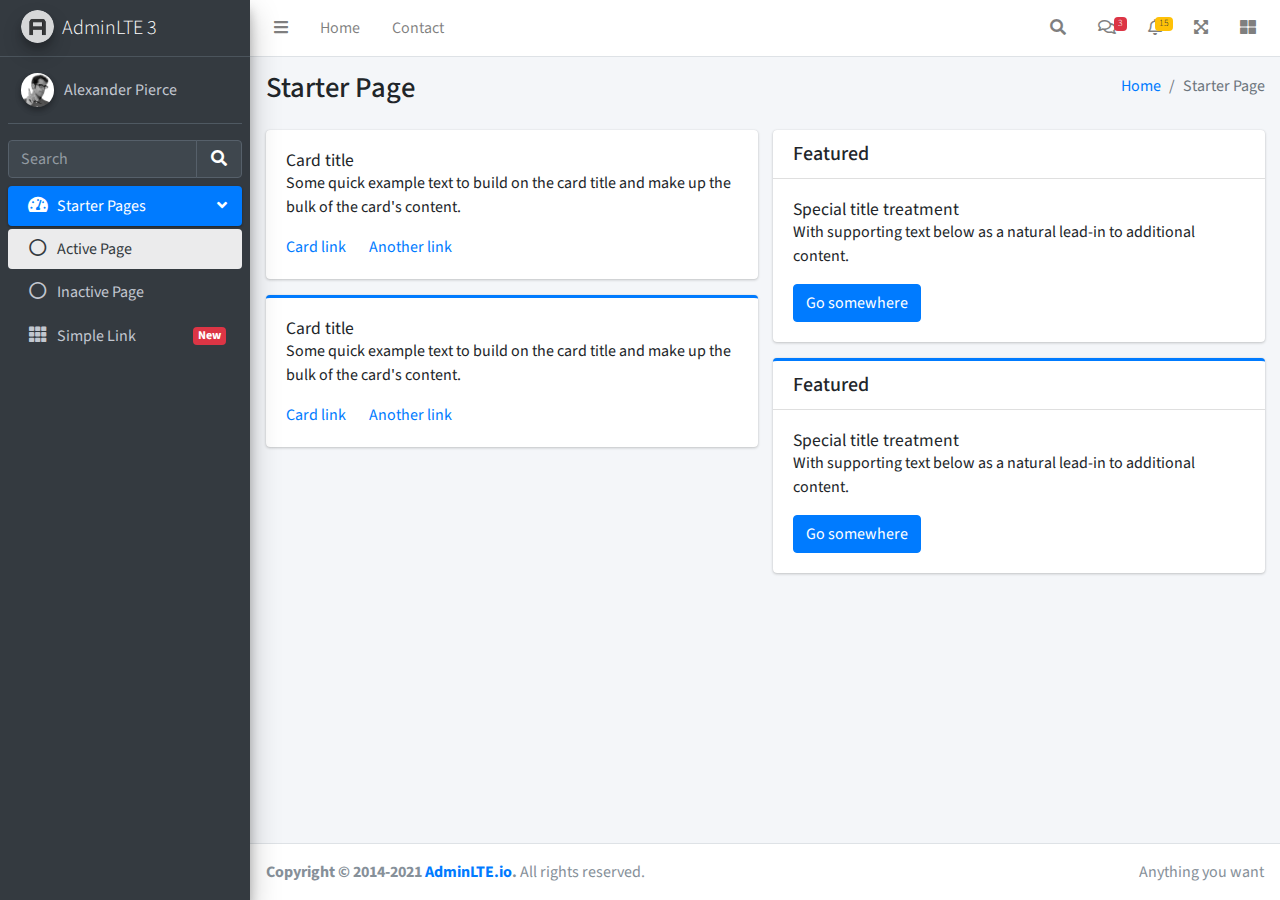
<file: starter.html>
<!DOCTYPE html>
<!--
This is a starter template page. Use this page to start your new project from
scratch. This page gets rid of all links and provides the needed markup only.
-->
<html lang="en">
<head>
  <meta charset="utf-8">
  <meta name="viewport" content="width=device-width, initial-scale=1">
  <title>AdminLTE 3 | Starter</title>

  <!-- Google Font: Source Sans Pro -->
  <link rel="stylesheet" href="https://fonts.googleapis.com/css?family=Source+Sans+Pro:300,400,400i,700&display=fallback">
  <!-- Font Awesome Icons -->
  <link rel="stylesheet" href="plugins/fontawesome-free/css/all.min.css">
  <!-- Theme style -->
  <link rel="stylesheet" href="dist/css/adminlte.min.css">
</head>
<body class="hold-transition sidebar-mini">
<div class="wrapper">

  <!-- Navbar -->
  <nav class="main-header navbar navbar-expand navbar-white navbar-light">
    <!-- Left navbar links -->
    <ul class="navbar-nav">
      <li class="nav-item">
        <a class="nav-link" data-widget="pushmenu" href="#" role="button"><i class="fas fa-bars"></i></a>
      </li>
      <li class="nav-item d-none d-sm-inline-block">
        <a href="index3.html" class="nav-link">Home</a>
      </li>
      <li class="nav-item d-none d-sm-inline-block">
        <a href="#" class="nav-link">Contact</a>
      </li>
    </ul>

    <!-- Right navbar links -->
    <ul class="navbar-nav ml-auto">
      <!-- Navbar Search -->
      <li class="nav-item">
        <a class="nav-link" data-widget="navbar-search" href="#" role="button">
          <i class="fas fa-search"></i>
        </a>
        <div class="navbar-search-block">
          <form class="form-inline">
            <div class="input-group input-group-sm">
              <input class="form-control form-control-navbar" type="search" placeholder="Search" aria-label="Search">
              <div class="input-group-append">
                <button class="btn btn-navbar" type="submit">
                  <i class="fas fa-search"></i>
                </button>
                <button class="btn btn-navbar" type="button" data-widget="navbar-search">
                  <i class="fas fa-times"></i>
                </button>
              </div>
            </div>
          </form>
        </div>
      </li>

      <!-- Messages Dropdown Menu -->
      <li class="nav-item dropdown">
        <a class="nav-link" data-toggle="dropdown" href="#">
          <i class="far fa-comments"></i>
          <span class="badge badge-danger navbar-badge">3</span>
        </a>
        <div class="dropdown-menu dropdown-menu-lg dropdown-menu-right">
          <a href="#" class="dropdown-item">
            <!-- Message Start -->
            <div class="media">
              <img src="dist/img/user1-128x128.jpg" alt="User Avatar" class="img-size-50 mr-3 img-circle">
              <div class="media-body">
                <h3 class="dropdown-item-title">
                  Brad Diesel
                  <span class="float-right text-sm text-danger"><i class="fas fa-star"></i></span>
                </h3>
                <p class="text-sm">Call me whenever you can...</p>
                <p class="text-sm text-muted"><i class="far fa-clock mr-1"></i> 4 Hours Ago</p>
              </div>
            </div>
            <!-- Message End -->
          </a>
          <div class="dropdown-divider"></div>
          <a href="#" class="dropdown-item">
            <!-- Message Start -->
            <div class="media">
              <img src="dist/img/user8-128x128.jpg" alt="User Avatar" class="img-size-50 img-circle mr-3">
              <div class="media-body">
                <h3 class="dropdown-item-title">
                  John Pierce
                  <span class="float-right text-sm text-muted"><i class="fas fa-star"></i></span>
                </h3>
                <p class="text-sm">I got your message bro</p>
                <p class="text-sm text-muted"><i class="far fa-clock mr-1"></i> 4 Hours Ago</p>
              </div>
            </div>
            <!-- Message End -->
          </a>
          <div class="dropdown-divider"></div>
          <a href="#" class="dropdown-item">
            <!-- Message Start -->
            <div class="media">
              <img src="dist/img/user3-128x128.jpg" alt="User Avatar" class="img-size-50 img-circle mr-3">
              <div class="media-body">
                <h3 class="dropdown-item-title">
                  Nora Silvester
                  <span class="float-right text-sm text-warning"><i class="fas fa-star"></i></span>
                </h3>
                <p class="text-sm">The subject goes here</p>
                <p class="text-sm text-muted"><i class="far fa-clock mr-1"></i> 4 Hours Ago</p>
              </div>
            </div>
            <!-- Message End -->
          </a>
          <div class="dropdown-divider"></div>
          <a href="#" class="dropdown-item dropdown-footer">See All Messages</a>
        </div>
      </li>
      <!-- Notifications Dropdown Menu -->
      <li class="nav-item dropdown">
        <a class="nav-link" data-toggle="dropdown" href="#">
          <i class="far fa-bell"></i>
          <span class="badge badge-warning navbar-badge">15</span>
        </a>
        <div class="dropdown-menu dropdown-menu-lg dropdown-menu-right">
          <span class="dropdown-header">15 Notifications</span>
          <div class="dropdown-divider"></div>
          <a href="#" class="dropdown-item">
            <i class="fas fa-envelope mr-2"></i> 4 new messages
            <span class="float-right text-muted text-sm">3 mins</span>
          </a>
          <div class="dropdown-divider"></div>
          <a href="#" class="dropdown-item">
            <i class="fas fa-users mr-2"></i> 8 friend requests
            <span class="float-right text-muted text-sm">12 hours</span>
          </a>
          <div class="dropdown-divider"></div>
          <a href="#" class="dropdown-item">
            <i class="fas fa-file mr-2"></i> 3 new reports
            <span class="float-right text-muted text-sm">2 days</span>
          </a>
          <div class="dropdown-divider"></div>
          <a href="#" class="dropdown-item dropdown-footer">See All Notifications</a>
        </div>
      </li>
      <li class="nav-item">
        <a class="nav-link" data-widget="fullscreen" href="#" role="button">
          <i class="fas fa-expand-arrows-alt"></i>
        </a>
      </li>
      <li class="nav-item">
        <a class="nav-link" data-widget="control-sidebar" data-slide="true" href="#" role="button">
          <i class="fas fa-th-large"></i>
        </a>
      </li>
    </ul>
  </nav>
  <!-- /.navbar -->

  <!-- Main Sidebar Container -->
  <aside class="main-sidebar sidebar-dark-primary elevation-4">
    <!-- Brand Logo -->
    <a href="index3.html" class="brand-link">
      <img src="dist/img/AdminLTELogo.png" alt="AdminLTE Logo" class="brand-image img-circle elevation-3" style="opacity: .8">
      <span class="brand-text font-weight-light">AdminLTE 3</span>
    </a>

    <!-- Sidebar -->
    <div class="sidebar">
      <!-- Sidebar user panel (optional) -->
      <div class="user-panel mt-3 pb-3 mb-3 d-flex">
        <div class="image">
          <img src="dist/img/user2-160x160.jpg" class="img-circle elevation-2" alt="User Image">
        </div>
        <div class="info">
          <a href="#" class="d-block">Alexander Pierce</a>
        </div>
      </div>

      <!-- SidebarSearch Form -->
      <div class="form-inline">
        <div class="input-group" data-widget="sidebar-search">
          <input class="form-control form-control-sidebar" type="search" placeholder="Search" aria-label="Search">
          <div class="input-group-append">
            <button class="btn btn-sidebar">
              <i class="fas fa-search fa-fw"></i>
            </button>
          </div>
        </div>
      </div>

      <!-- Sidebar Menu -->
      <nav class="mt-2">
        <ul class="nav nav-pills nav-sidebar flex-column" data-widget="treeview" role="menu" data-accordion="false">
          <!-- Add icons to the links using the .nav-icon class
               with font-awesome or any other icon font library -->
          <li class="nav-item menu-open">
            <a href="#" class="nav-link active">
              <i class="nav-icon fas fa-tachometer-alt"></i>
              <p>
                Starter Pages
                <i class="right fas fa-angle-left"></i>
              </p>
            </a>
            <ul class="nav nav-treeview">
              <li class="nav-item">
                <a href="#" class="nav-link active">
                  <i class="far fa-circle nav-icon"></i>
                  <p>Active Page</p>
                </a>
              </li>
              <li class="nav-item">
                <a href="#" class="nav-link">
                  <i class="far fa-circle nav-icon"></i>
                  <p>Inactive Page</p>
                </a>
              </li>
            </ul>
          </li>
          <li class="nav-item">
            <a href="#" class="nav-link">
              <i class="nav-icon fas fa-th"></i>
              <p>
                Simple Link
                <span class="right badge badge-danger">New</span>
              </p>
            </a>
          </li>
        </ul>
      </nav>
      <!-- /.sidebar-menu -->
    </div>
    <!-- /.sidebar -->
  </aside>

  <!-- Content Wrapper. Contains page content -->
  <div class="content-wrapper">
    <!-- Content Header (Page header) -->
    <div class="content-header">
      <div class="container-fluid">
        <div class="row mb-2">
          <div class="col-sm-6">
            <h1 class="m-0">Starter Page</h1>
          </div><!-- /.col -->
          <div class="col-sm-6">
            <ol class="breadcrumb float-sm-right">
              <li class="breadcrumb-item"><a href="#">Home</a></li>
              <li class="breadcrumb-item active">Starter Page</li>
            </ol>
          </div><!-- /.col -->
        </div><!-- /.row -->
      </div><!-- /.container-fluid -->
    </div>
    <!-- /.content-header -->

    <!-- Main content -->
    <div class="content">
      <div class="container-fluid">
        <div class="row">
          <div class="col-lg-6">
            <div class="card">
              <div class="card-body">
                <h5 class="card-title">Card title</h5>

                <p class="card-text">
                  Some quick example text to build on the card title and make up the bulk of the card's
                  content.
                </p>

                <a href="#" class="card-link">Card link</a>
                <a href="#" class="card-link">Another link</a>
              </div>
            </div>

            <div class="card card-primary card-outline">
              <div class="card-body">
                <h5 class="card-title">Card title</h5>

                <p class="card-text">
                  Some quick example text to build on the card title and make up the bulk of the card's
                  content.
                </p>
                <a href="#" class="card-link">Card link</a>
                <a href="#" class="card-link">Another link</a>
              </div>
            </div><!-- /.card -->
          </div>
          <!-- /.col-md-6 -->
          <div class="col-lg-6">
            <div class="card">
              <div class="card-header">
                <h5 class="m-0">Featured</h5>
              </div>
              <div class="card-body">
                <h6 class="card-title">Special title treatment</h6>

                <p class="card-text">With supporting text below as a natural lead-in to additional content.</p>
                <a href="#" class="btn btn-primary">Go somewhere</a>
              </div>
            </div>

            <div class="card card-primary card-outline">
              <div class="card-header">
                <h5 class="m-0">Featured</h5>
              </div>
              <div class="card-body">
                <h6 class="card-title">Special title treatment</h6>

                <p class="card-text">With supporting text below as a natural lead-in to additional content.</p>
                <a href="#" class="btn btn-primary">Go somewhere</a>
              </div>
            </div>
          </div>
          <!-- /.col-md-6 -->
        </div>
        <!-- /.row -->
      </div><!-- /.container-fluid -->
    </div>
    <!-- /.content -->
  </div>
  <!-- /.content-wrapper -->

  <!-- Control Sidebar -->
  <aside class="control-sidebar control-sidebar-dark">
    <!-- Control sidebar content goes here -->
    <div class="p-3">
      <h5>Title</h5>
      <p>Sidebar content</p>
    </div>
  </aside>
  <!-- /.control-sidebar -->

  <!-- Main Footer -->
  <footer class="main-footer">
    <!-- To the right -->
    <div class="float-right d-none d-sm-inline">
      Anything you want
    </div>
    <!-- Default to the left -->
    <strong>Copyright &copy; 2014-2021 <a href="https://adminlte.io">AdminLTE.io</a>.</strong> All rights reserved.
  </footer>
</div>
<!-- ./wrapper -->

<!-- REQUIRED SCRIPTS -->

<!-- jQuery -->
<script src="plugins/jquery/jquery.min.js"></script>
<!-- Bootstrap 4 -->
<script src="plugins/bootstrap/js/bootstrap.bundle.min.js"></script>
<!-- AdminLTE App -->
<script src="dist/js/adminlte.min.js"></script>
</body>
</html>
</file>
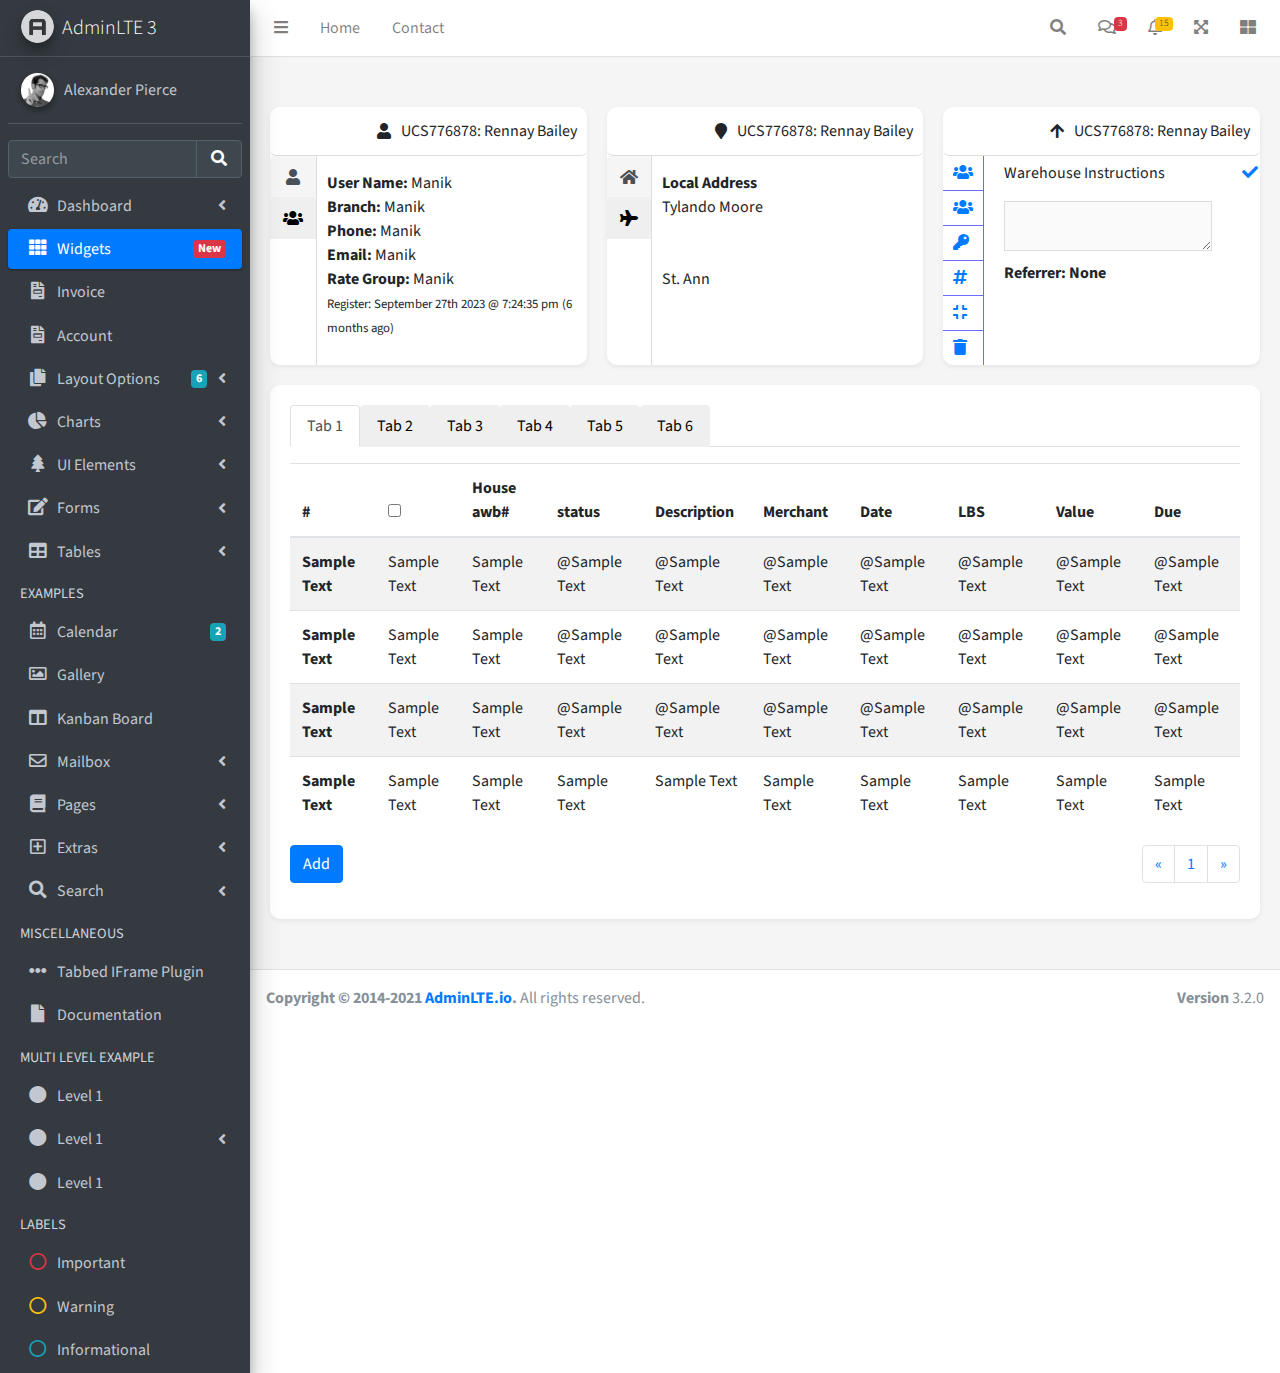
<file: pages/account.html>
<!DOCTYPE html>
<html lang="en">
  <head>
    <meta charset="utf-8" />
    <meta name="viewport" content="width=device-width, initial-scale=1" />
    <title>AdminLTE 3 | Widgets</title>

    <!-- Google Font: Source Sans Pro -->
    <link
      rel="stylesheet"
      href="https://fonts.googleapis.com/css?family=Source+Sans+Pro:300,400,400i,700&display=fallback"
    />
    <!-- Font Awesome -->
    <link rel="stylesheet" href="../plugins/fontawesome-free/css/all.min.css" />
    <!-- Ionicons -->
    <link
      rel="stylesheet"
      href="https://code.ionicframework.com/ionicons/2.0.1/css/ionicons.min.css"
    />
    <!-- Theme style -->
    <link rel="stylesheet" href="../dist/css/adminlte.min.css" />
    <link rel="stylesheet" href="./css/account.css" />
  </head>
  <body class="hold-transition sidebar-mini">
    <div class="wrapper">
      <!-- Navbar -->
      <nav class="main-header navbar navbar-expand navbar-white navbar-light">
        <!-- Left navbar links -->
        <ul class="navbar-nav">
          <li class="nav-item">
            <a class="nav-link" data-widget="pushmenu" href="#" role="button"
              ><i class="fas fa-bars"></i
            ></a>
          </li>
          <li class="nav-item d-none d-sm-inline-block">
            <a href="../index3.html" class="nav-link">Home</a>
          </li>
          <li class="nav-item d-none d-sm-inline-block">
            <a href="#" class="nav-link">Contact</a>
          </li>
        </ul>

        <!-- Right navbar links -->
        <ul class="navbar-nav ml-auto">
          <!-- Navbar Search -->
          <li class="nav-item">
            <a
              class="nav-link"
              data-widget="navbar-search"
              href="#"
              role="button"
            >
              <i class="fas fa-search"></i>
            </a>
            <div class="navbar-search-block">
              <form class="form-inline">
                <div class="input-group input-group-sm">
                  <input
                    class="form-control form-control-navbar"
                    type="search"
                    placeholder="Search"
                    aria-label="Search"
                  />
                  <div class="input-group-append">
                    <button class="btn btn-navbar" type="submit">
                      <i class="fas fa-search"></i>
                    </button>
                    <button
                      class="btn btn-navbar"
                      type="button"
                      data-widget="navbar-search"
                    >
                      <i class="fas fa-times"></i>
                    </button>
                  </div>
                </div>
              </form>
            </div>
          </li>

          <!-- Messages Dropdown Menu -->
          <li class="nav-item dropdown">
            <a class="nav-link" data-toggle="dropdown" href="#">
              <i class="far fa-comments"></i>
              <span class="badge badge-danger navbar-badge">3</span>
            </a>
            <div class="dropdown-menu dropdown-menu-lg dropdown-menu-right">
              <a href="#" class="dropdown-item">
                <!-- Message Start -->
                <div class="media">
                  <img
                    src="../dist/img/user1-128x128.jpg"
                    alt="User Avatar"
                    class="img-size-50 mr-3 img-circle"
                  />
                  <div class="media-body">
                    <h3 class="dropdown-item-title">
                      Brad Diesel
                      <span class="float-right text-sm text-danger"
                        ><i class="fas fa-star"></i
                      ></span>
                    </h3>
                    <p class="text-sm">Call me whenever you can...</p>
                    <p class="text-sm text-muted">
                      <i class="far fa-clock mr-1"></i> 4 Hours Ago
                    </p>
                  </div>
                </div>
                <!-- Message End -->
              </a>
              <div class="dropdown-divider"></div>
              <a href="#" class="dropdown-item">
                <!-- Message Start -->
                <div class="media">
                  <img
                    src="../dist/img/user8-128x128.jpg"
                    alt="User Avatar"
                    class="img-size-50 img-circle mr-3"
                  />
                  <div class="media-body">
                    <h3 class="dropdown-item-title">
                      John Pierce
                      <span class="float-right text-sm text-muted"
                        ><i class="fas fa-star"></i
                      ></span>
                    </h3>
                    <p class="text-sm">I got your message bro</p>
                    <p class="text-sm text-muted">
                      <i class="far fa-clock mr-1"></i> 4 Hours Ago
                    </p>
                  </div>
                </div>
                <!-- Message End -->
              </a>
              <div class="dropdown-divider"></div>
              <a href="#" class="dropdown-item">
                <!-- Message Start -->
                <div class="media">
                  <img
                    src="../dist/img/user3-128x128.jpg"
                    alt="User Avatar"
                    class="img-size-50 img-circle mr-3"
                  />
                  <div class="media-body">
                    <h3 class="dropdown-item-title">
                      Nora Silvester
                      <span class="float-right text-sm text-warning"
                        ><i class="fas fa-star"></i
                      ></span>
                    </h3>
                    <p class="text-sm">The subject goes here</p>
                    <p class="text-sm text-muted">
                      <i class="far fa-clock mr-1"></i> 4 Hours Ago
                    </p>
                  </div>
                </div>
                <!-- Message End -->
              </a>
              <div class="dropdown-divider"></div>
              <a href="#" class="dropdown-item dropdown-footer"
                >See All Messages</a
              >
            </div>
          </li>
          <!-- Notifications Dropdown Menu -->
          <li class="nav-item dropdown">
            <a class="nav-link" data-toggle="dropdown" href="#">
              <i class="far fa-bell"></i>
              <span class="badge badge-warning navbar-badge">15</span>
            </a>
            <div class="dropdown-menu dropdown-menu-lg dropdown-menu-right">
              <span class="dropdown-item dropdown-header"
                >15 Notifications</span
              >
              <div class="dropdown-divider"></div>
              <a href="#" class="dropdown-item">
                <i class="fas fa-envelope mr-2"></i> 4 new messages
                <span class="float-right text-muted text-sm">3 mins</span>
              </a>
              <div class="dropdown-divider"></div>
              <a href="#" class="dropdown-item">
                <i class="fas fa-users mr-2"></i> 8 friend requests
                <span class="float-right text-muted text-sm">12 hours</span>
              </a>
              <div class="dropdown-divider"></div>
              <a href="#" class="dropdown-item">
                <i class="fas fa-file mr-2"></i> 3 new reports
                <span class="float-right text-muted text-sm">2 days</span>
              </a>
              <div class="dropdown-divider"></div>
              <a href="#" class="dropdown-item dropdown-footer"
                >See All Notifications</a
              >
            </div>
          </li>
          <li class="nav-item">
            <a class="nav-link" data-widget="fullscreen" href="#" role="button">
              <i class="fas fa-expand-arrows-alt"></i>
            </a>
          </li>
          <li class="nav-item">
            <a
              class="nav-link"
              data-widget="control-sidebar"
              data-slide="true"
              href="#"
              role="button"
            >
              <i class="fas fa-th-large"></i>
            </a>
          </li>
        </ul>
      </nav>
      <!-- /.navbar -->

      <!-- Main Sidebar Container -->
      <aside class="main-sidebar sidebar-dark-primary elevation-4">
        <!-- Brand Logo -->
        <a href="../index3.html" class="brand-link">
          <img
            src="../dist/img/AdminLTELogo.png"
            alt="AdminLTE Logo"
            class="brand-image img-circle elevation-3"
            style="opacity: 0.8"
          />
          <span class="brand-text font-weight-light">AdminLTE 3</span>
        </a>

        <!-- Sidebar -->
        <div class="sidebar">
          <!-- Sidebar user panel (optional) -->
          <div class="user-panel mt-3 pb-3 mb-3 d-flex">
            <div class="image">
              <img
                src="../dist/img/user2-160x160.jpg"
                class="img-circle elevation-2"
                alt="User Image"
              />
            </div>
            <div class="info">
              <a href="#" class="d-block">Alexander Pierce</a>
            </div>
          </div>

          <!-- SidebarSearch Form -->
          <div class="form-inline">
            <div class="input-group" data-widget="sidebar-search">
              <input
                class="form-control form-control-sidebar"
                type="search"
                placeholder="Search"
                aria-label="Search"
              />
              <div class="input-group-append">
                <button class="btn btn-sidebar">
                  <i class="fas fa-search fa-fw"></i>
                </button>
              </div>
            </div>
          </div>

          <!-- Sidebar Menu -->
          <nav class="mt-2">
            <ul
              class="nav nav-pills nav-sidebar flex-column"
              data-widget="treeview"
              role="menu"
              data-accordion="false"
            >
              <!-- Add icons to the links using the .nav-icon class
               with font-awesome or any other icon font library -->
              <li class="nav-item">
                <a href="#" class="nav-link">
                  <i class="nav-icon fas fa-tachometer-alt"></i>
                  <p>
                    Dashboard
                    <i class="right fas fa-angle-left"></i>
                  </p>
                </a>
                <ul class="nav nav-treeview">
                  <li class="nav-item">
                    <a href="../index.html" class="nav-link">
                      <i class="far fa-circle nav-icon"></i>
                      <p>Dashboard v1</p>
                    </a>
                  </li>
                  <li class="nav-item">
                    <a href="../index2.html" class="nav-link">
                      <i class="far fa-circle nav-icon"></i>
                      <p>Dashboard v2</p>
                    </a>
                  </li>
                  <li class="nav-item">
                    <a href="../index3.html" class="nav-link">
                      <i class="far fa-circle nav-icon"></i>
                      <p>Dashboard v3</p>
                    </a>
                  </li>
                </ul>
              </li>
              <li class="nav-item">
                <a href="widgets.html" class="nav-link active">
                  <i class="nav-icon fas fa-th"></i>
                  <p>
                    Widgets
                    <span class="right badge badge-danger">New</span>
                  </p>
                </a>
              </li>
              <li class="nav-item">
                <a href="./invoice.html" class="nav-link">
                  <i class="nav-icon fas fa-file-invoice"></i>
                  <p>Invoice</p>
                </a>
              </li>
              <li class="nav-item">
                <a href="./account.html" class="nav-link">
                  <i class="nav-icon fas fa-file-invoice"></i>
                  <p>Account</p>
                </a>
              </li>
              <li class="nav-item">
                <a href="#" class="nav-link">
                  <i class="nav-icon fas fa-copy"></i>
                  <p>
                    Layout Options
                    <i class="fas fa-angle-left right"></i>
                    <span class="badge badge-info right">6</span>
                  </p>
                </a>
                <ul class="nav nav-treeview">
                  <li class="nav-item">
                    <a href="layout/top-nav.html" class="nav-link">
                      <i class="far fa-circle nav-icon"></i>
                      <p>Top Navigation</p>
                    </a>
                  </li>
                  <li class="nav-item">
                    <a href="layout/top-nav-sidebar.html" class="nav-link">
                      <i class="far fa-circle nav-icon"></i>
                      <p>Top Navigation + Sidebar</p>
                    </a>
                  </li>
                  <li class="nav-item">
                    <a href="layout/boxed.html" class="nav-link">
                      <i class="far fa-circle nav-icon"></i>
                      <p>Boxed</p>
                    </a>
                  </li>
                  <li class="nav-item">
                    <a href="layout/fixed-sidebar.html" class="nav-link">
                      <i class="far fa-circle nav-icon"></i>
                      <p>Fixed Sidebar</p>
                    </a>
                  </li>
                  <li class="nav-item">
                    <a href="layout/fixed-sidebar-custom.html" class="nav-link">
                      <i class="far fa-circle nav-icon"></i>
                      <p>Fixed Sidebar <small>+ Custom Area</small></p>
                    </a>
                  </li>
                  <li class="nav-item">
                    <a href="layout/fixed-topnav.html" class="nav-link">
                      <i class="far fa-circle nav-icon"></i>
                      <p>Fixed Navbar</p>
                    </a>
                  </li>
                  <li class="nav-item">
                    <a href="layout/fixed-footer.html" class="nav-link">
                      <i class="far fa-circle nav-icon"></i>
                      <p>Fixed Footer</p>
                    </a>
                  </li>
                  <li class="nav-item">
                    <a href="layout/collapsed-sidebar.html" class="nav-link">
                      <i class="far fa-circle nav-icon"></i>
                      <p>Collapsed Sidebar</p>
                    </a>
                  </li>
                </ul>
              </li>
              <li class="nav-item">
                <a href="#" class="nav-link">
                  <i class="nav-icon fas fa-chart-pie"></i>
                  <p>
                    Charts
                    <i class="right fas fa-angle-left"></i>
                  </p>
                </a>
                <ul class="nav nav-treeview">
                  <li class="nav-item">
                    <a href="charts/chartjs.html" class="nav-link">
                      <i class="far fa-circle nav-icon"></i>
                      <p>ChartJS</p>
                    </a>
                  </li>
                  <li class="nav-item">
                    <a href="charts/flot.html" class="nav-link">
                      <i class="far fa-circle nav-icon"></i>
                      <p>Flot</p>
                    </a>
                  </li>
                  <li class="nav-item">
                    <a href="charts/inline.html" class="nav-link">
                      <i class="far fa-circle nav-icon"></i>
                      <p>Inline</p>
                    </a>
                  </li>
                  <li class="nav-item">
                    <a href="charts/uplot.html" class="nav-link">
                      <i class="far fa-circle nav-icon"></i>
                      <p>uPlot</p>
                    </a>
                  </li>
                </ul>
              </li>
              <li class="nav-item">
                <a href="#" class="nav-link">
                  <i class="nav-icon fas fa-tree"></i>
                  <p>
                    UI Elements
                    <i class="fas fa-angle-left right"></i>
                  </p>
                </a>
                <ul class="nav nav-treeview">
                  <li class="nav-item">
                    <a href="UI/general.html" class="nav-link">
                      <i class="far fa-circle nav-icon"></i>
                      <p>General</p>
                    </a>
                  </li>
                  <li class="nav-item">
                    <a href="UI/icons.html" class="nav-link">
                      <i class="far fa-circle nav-icon"></i>
                      <p>Icons</p>
                    </a>
                  </li>
                  <li class="nav-item">
                    <a href="UI/buttons.html" class="nav-link">
                      <i class="far fa-circle nav-icon"></i>
                      <p>Buttons</p>
                    </a>
                  </li>
                  <li class="nav-item">
                    <a href="UI/sliders.html" class="nav-link">
                      <i class="far fa-circle nav-icon"></i>
                      <p>Sliders</p>
                    </a>
                  </li>
                  <li class="nav-item">
                    <a href="UI/modals.html" class="nav-link">
                      <i class="far fa-circle nav-icon"></i>
                      <p>Modals & Alerts</p>
                    </a>
                  </li>
                  <li class="nav-item">
                    <a href="UI/navbar.html" class="nav-link">
                      <i class="far fa-circle nav-icon"></i>
                      <p>Navbar & Tabs</p>
                    </a>
                  </li>
                  <li class="nav-item">
                    <a href="UI/timeline.html" class="nav-link">
                      <i class="far fa-circle nav-icon"></i>
                      <p>Timeline</p>
                    </a>
                  </li>
                  <li class="nav-item">
                    <a href="UI/ribbons.html" class="nav-link">
                      <i class="far fa-circle nav-icon"></i>
                      <p>Ribbons</p>
                    </a>
                  </li>
                </ul>
              </li>
              <li class="nav-item">
                <a href="#" class="nav-link">
                  <i class="nav-icon fas fa-edit"></i>
                  <p>
                    Forms
                    <i class="fas fa-angle-left right"></i>
                  </p>
                </a>
                <ul class="nav nav-treeview">
                  <li class="nav-item">
                    <a href="forms/general.html" class="nav-link">
                      <i class="far fa-circle nav-icon"></i>
                      <p>General Elements</p>
                    </a>
                  </li>
                  <li class="nav-item">
                    <a href="forms/advanced.html" class="nav-link">
                      <i class="far fa-circle nav-icon"></i>
                      <p>Advanced Elements</p>
                    </a>
                  </li>
                  <li class="nav-item">
                    <a href="forms/editors.html" class="nav-link">
                      <i class="far fa-circle nav-icon"></i>
                      <p>Editors</p>
                    </a>
                  </li>
                  <li class="nav-item">
                    <a href="forms/validation.html" class="nav-link">
                      <i class="far fa-circle nav-icon"></i>
                      <p>Validation</p>
                    </a>
                  </li>
                </ul>
              </li>
              <li class="nav-item">
                <a href="#" class="nav-link">
                  <i class="nav-icon fas fa-table"></i>
                  <p>
                    Tables
                    <i class="fas fa-angle-left right"></i>
                  </p>
                </a>
                <ul class="nav nav-treeview">
                  <li class="nav-item">
                    <a href="tables/simple.html" class="nav-link">
                      <i class="far fa-circle nav-icon"></i>
                      <p>Simple Tables</p>
                    </a>
                  </li>
                  <li class="nav-item">
                    <a href="tables/data.html" class="nav-link">
                      <i class="far fa-circle nav-icon"></i>
                      <p>DataTables</p>
                    </a>
                  </li>
                  <li class="nav-item">
                    <a href="tables/jsgrid.html" class="nav-link">
                      <i class="far fa-circle nav-icon"></i>
                      <p>jsGrid</p>
                    </a>
                  </li>
                </ul>
              </li>
              <li class="nav-header">EXAMPLES</li>
              <li class="nav-item">
                <a href="calendar.html" class="nav-link">
                  <i class="nav-icon far fa-calendar-alt"></i>
                  <p>
                    Calendar
                    <span class="badge badge-info right">2</span>
                  </p>
                </a>
              </li>
              <li class="nav-item">
                <a href="gallery.html" class="nav-link">
                  <i class="nav-icon far fa-image"></i>
                  <p>Gallery</p>
                </a>
              </li>
              <li class="nav-item">
                <a href="kanban.html" class="nav-link">
                  <i class="nav-icon fas fa-columns"></i>
                  <p>Kanban Board</p>
                </a>
              </li>
              <li class="nav-item">
                <a href="#" class="nav-link">
                  <i class="nav-icon far fa-envelope"></i>
                  <p>
                    Mailbox
                    <i class="fas fa-angle-left right"></i>
                  </p>
                </a>
                <ul class="nav nav-treeview">
                  <li class="nav-item">
                    <a href="mailbox/mailbox.html" class="nav-link">
                      <i class="far fa-circle nav-icon"></i>
                      <p>Inbox</p>
                    </a>
                  </li>
                  <li class="nav-item">
                    <a href="mailbox/compose.html" class="nav-link">
                      <i class="far fa-circle nav-icon"></i>
                      <p>Compose</p>
                    </a>
                  </li>
                  <li class="nav-item">
                    <a href="mailbox/read-mail.html" class="nav-link">
                      <i class="far fa-circle nav-icon"></i>
                      <p>Read</p>
                    </a>
                  </li>
                </ul>
              </li>
              <li class="nav-item">
                <a href="#" class="nav-link">
                  <i class="nav-icon fas fa-book"></i>
                  <p>
                    Pages
                    <i class="fas fa-angle-left right"></i>
                  </p>
                </a>
                <ul class="nav nav-treeview">
                  <li class="nav-item">
                    <a href="examples/invoice.html" class="nav-link">
                      <i class="far fa-circle nav-icon"></i>
                      <p>Invoice</p>
                    </a>
                  </li>
                  <li class="nav-item">
                    <a href="examples/profile.html" class="nav-link">
                      <i class="far fa-circle nav-icon"></i>
                      <p>Profile</p>
                    </a>
                  </li>
                  <li class="nav-item">
                    <a href="examples/e-commerce.html" class="nav-link">
                      <i class="far fa-circle nav-icon"></i>
                      <p>E-commerce</p>
                    </a>
                  </li>
                  <li class="nav-item">
                    <a href="examples/projects.html" class="nav-link">
                      <i class="far fa-circle nav-icon"></i>
                      <p>Projects</p>
                    </a>
                  </li>
                  <li class="nav-item">
                    <a href="examples/project-add.html" class="nav-link">
                      <i class="far fa-circle nav-icon"></i>
                      <p>Project Add</p>
                    </a>
                  </li>
                  <li class="nav-item">
                    <a href="examples/project-edit.html" class="nav-link">
                      <i class="far fa-circle nav-icon"></i>
                      <p>Project Edit</p>
                    </a>
                  </li>
                  <li class="nav-item">
                    <a href="examples/project-detail.html" class="nav-link">
                      <i class="far fa-circle nav-icon"></i>
                      <p>Project Detail</p>
                    </a>
                  </li>
                  <li class="nav-item">
                    <a href="examples/contacts.html" class="nav-link">
                      <i class="far fa-circle nav-icon"></i>
                      <p>Contacts</p>
                    </a>
                  </li>
                  <li class="nav-item">
                    <a href="examples/faq.html" class="nav-link">
                      <i class="far fa-circle nav-icon"></i>
                      <p>FAQ</p>
                    </a>
                  </li>
                  <li class="nav-item">
                    <a href="examples/contact-us.html" class="nav-link">
                      <i class="far fa-circle nav-icon"></i>
                      <p>Contact us</p>
                    </a>
                  </li>
                </ul>
              </li>
              <li class="nav-item">
                <a href="#" class="nav-link">
                  <i class="nav-icon far fa-plus-square"></i>
                  <p>
                    Extras
                    <i class="fas fa-angle-left right"></i>
                  </p>
                </a>
                <ul class="nav nav-treeview">
                  <li class="nav-item">
                    <a href="#" class="nav-link">
                      <i class="far fa-circle nav-icon"></i>
                      <p>
                        Login & Register v1
                        <i class="fas fa-angle-left right"></i>
                      </p>
                    </a>
                    <ul class="nav nav-treeview">
                      <li class="nav-item">
                        <a href="examples/login.html" class="nav-link">
                          <i class="far fa-circle nav-icon"></i>
                          <p>Login v1</p>
                        </a>
                      </li>
                      <li class="nav-item">
                        <a href="examples/register.html" class="nav-link">
                          <i class="far fa-circle nav-icon"></i>
                          <p>Register v1</p>
                        </a>
                      </li>
                      <li class="nav-item">
                        <a
                          href="examples/forgot-password.html"
                          class="nav-link"
                        >
                          <i class="far fa-circle nav-icon"></i>
                          <p>Forgot Password v1</p>
                        </a>
                      </li>
                      <li class="nav-item">
                        <a
                          href="examples/recover-password.html"
                          class="nav-link"
                        >
                          <i class="far fa-circle nav-icon"></i>
                          <p>Recover Password v1</p>
                        </a>
                      </li>
                    </ul>
                  </li>
                  <li class="nav-item">
                    <a href="#" class="nav-link">
                      <i class="far fa-circle nav-icon"></i>
                      <p>
                        Login & Register v2
                        <i class="fas fa-angle-left right"></i>
                      </p>
                    </a>
                    <ul class="nav nav-treeview">
                      <li class="nav-item">
                        <a href="examples/login-v2.html" class="nav-link">
                          <i class="far fa-circle nav-icon"></i>
                          <p>Login v2</p>
                        </a>
                      </li>
                      <li class="nav-item">
                        <a href="examples/register-v2.html" class="nav-link">
                          <i class="far fa-circle nav-icon"></i>
                          <p>Register v2</p>
                        </a>
                      </li>
                      <li class="nav-item">
                        <a
                          href="examples/forgot-password-v2.html"
                          class="nav-link"
                        >
                          <i class="far fa-circle nav-icon"></i>
                          <p>Forgot Password v2</p>
                        </a>
                      </li>
                      <li class="nav-item">
                        <a
                          href="examples/recover-password-v2.html"
                          class="nav-link"
                        >
                          <i class="far fa-circle nav-icon"></i>
                          <p>Recover Password v2</p>
                        </a>
                      </li>
                    </ul>
                  </li>
                  <li class="nav-item">
                    <a href="examples/lockscreen.html" class="nav-link">
                      <i class="far fa-circle nav-icon"></i>
                      <p>Lockscreen</p>
                    </a>
                  </li>
                  <li class="nav-item">
                    <a href="examples/legacy-user-menu.html" class="nav-link">
                      <i class="far fa-circle nav-icon"></i>
                      <p>Legacy User Menu</p>
                    </a>
                  </li>
                  <li class="nav-item">
                    <a href="examples/language-menu.html" class="nav-link">
                      <i class="far fa-circle nav-icon"></i>
                      <p>Language Menu</p>
                    </a>
                  </li>
                  <li class="nav-item">
                    <a href="examples/404.html" class="nav-link">
                      <i class="far fa-circle nav-icon"></i>
                      <p>Error 404</p>
                    </a>
                  </li>
                  <li class="nav-item">
                    <a href="examples/500.html" class="nav-link">
                      <i class="far fa-circle nav-icon"></i>
                      <p>Error 500</p>
                    </a>
                  </li>
                  <li class="nav-item">
                    <a href="examples/pace.html" class="nav-link">
                      <i class="far fa-circle nav-icon"></i>
                      <p>Pace</p>
                    </a>
                  </li>
                  <li class="nav-item">
                    <a href="examples/blank.html" class="nav-link">
                      <i class="far fa-circle nav-icon"></i>
                      <p>Blank Page</p>
                    </a>
                  </li>
                  <li class="nav-item">
                    <a href="../starter.html" class="nav-link">
                      <i class="far fa-circle nav-icon"></i>
                      <p>Starter Page</p>
                    </a>
                  </li>
                </ul>
              </li>
              <li class="nav-item">
                <a href="#" class="nav-link">
                  <i class="nav-icon fas fa-search"></i>
                  <p>
                    Search
                    <i class="fas fa-angle-left right"></i>
                  </p>
                </a>
                <ul class="nav nav-treeview">
                  <li class="nav-item">
                    <a href="search/simple.html" class="nav-link">
                      <i class="far fa-circle nav-icon"></i>
                      <p>Simple Search</p>
                    </a>
                  </li>
                  <li class="nav-item">
                    <a href="search/enhanced.html" class="nav-link">
                      <i class="far fa-circle nav-icon"></i>
                      <p>Enhanced</p>
                    </a>
                  </li>
                </ul>
              </li>
              <li class="nav-header">MISCELLANEOUS</li>
              <li class="nav-item">
                <a href="../iframe.html" class="nav-link">
                  <i class="nav-icon fas fa-ellipsis-h"></i>
                  <p>Tabbed IFrame Plugin</p>
                </a>
              </li>
              <li class="nav-item">
                <a href="https://adminlte.io/docs/3.1/" class="nav-link">
                  <i class="nav-icon fas fa-file"></i>
                  <p>Documentation</p>
                </a>
              </li>
              <li class="nav-header">MULTI LEVEL EXAMPLE</li>
              <li class="nav-item">
                <a href="#" class="nav-link">
                  <i class="fas fa-circle nav-icon"></i>
                  <p>Level 1</p>
                </a>
              </li>
              <li class="nav-item">
                <a href="#" class="nav-link">
                  <i class="nav-icon fas fa-circle"></i>
                  <p>
                    Level 1
                    <i class="right fas fa-angle-left"></i>
                  </p>
                </a>
                <ul class="nav nav-treeview">
                  <li class="nav-item">
                    <a href="#" class="nav-link">
                      <i class="far fa-circle nav-icon"></i>
                      <p>Level 2</p>
                    </a>
                  </li>
                  <li class="nav-item">
                    <a href="#" class="nav-link">
                      <i class="far fa-circle nav-icon"></i>
                      <p>
                        Level 2
                        <i class="right fas fa-angle-left"></i>
                      </p>
                    </a>
                    <ul class="nav nav-treeview">
                      <li class="nav-item">
                        <a href="#" class="nav-link">
                          <i class="far fa-dot-circle nav-icon"></i>
                          <p>Level 3</p>
                        </a>
                      </li>
                      <li class="nav-item">
                        <a href="#" class="nav-link">
                          <i class="far fa-dot-circle nav-icon"></i>
                          <p>Level 3</p>
                        </a>
                      </li>
                      <li class="nav-item">
                        <a href="#" class="nav-link">
                          <i class="far fa-dot-circle nav-icon"></i>
                          <p>Level 3</p>
                        </a>
                      </li>
                    </ul>
                  </li>
                  <li class="nav-item">
                    <a href="#" class="nav-link">
                      <i class="far fa-circle nav-icon"></i>
                      <p>Level 2</p>
                    </a>
                  </li>
                </ul>
              </li>
              <li class="nav-item">
                <a href="#" class="nav-link">
                  <i class="fas fa-circle nav-icon"></i>
                  <p>Level 1</p>
                </a>
              </li>
              <li class="nav-header">LABELS</li>
              <li class="nav-item">
                <a href="#" class="nav-link">
                  <i class="nav-icon far fa-circle text-danger"></i>
                  <p class="text">Important</p>
                </a>
              </li>
              <li class="nav-item">
                <a href="#" class="nav-link">
                  <i class="nav-icon far fa-circle text-warning"></i>
                  <p>Warning</p>
                </a>
              </li>
              <li class="nav-item">
                <a href="#" class="nav-link">
                  <i class="nav-icon far fa-circle text-info"></i>
                  <p>Informational</p>
                </a>
              </li>
            </ul>
          </nav>
          <!-- /.sidebar-menu -->
        </div>
        <!-- /.sidebar -->
      </aside>




<div class="main-page">
        <!-- Content Wrapper. Contains page content -->

      <div class="account-main">
        <div class="topinfo">
          <div class="infobox">
            <div class="infohead">
              <i class="fa fa-user" aria-hidden="true"></i>
              <span>UCS776878: Rennay Bailey</span>
            </div>
            <div class="tab">
              <nav>
                <div class="nav nav-tabs" id="nav-tab" role="tablist">
                  <button
                    class="nav-link active"
                    id="nav-home-tab"
                    data-toggle="tab"
                    data-target="#customer"
                    type="button"
                    role="tab"
                    aria-controls="nav-home"
                    aria-selected="true"
                  >
                    <i class="fa fa-user" aria-hidden="true"></i>
                  </button>
                  <button
                    class="nav-link"
                    id="nav-profile-tab"
                    data-toggle="tab"
                    data-target="#auth"
                    type="button"
                    role="tab"
                    aria-controls="nav-profile"
                    aria-selected="false"
                  >
                    <i class="fa fa-users" aria-hidden="true"></i>
                  </button>
                </div>
              </nav>
              <div class="tab-content" id="nav-tabContent">
                <div
                  class="tab-pane fade show active"
                  id="customer"
                  role="tabpanel"
                  aria-labelledby="nav-home-tab"
                >
                  <ul>
                    <li><b>User Name:</b> Manik</li>
                    <li><b>Branch:</b> Manik</li>
                    <li><b>Phone:</b> Manik</li>
                    <li><b>Email:</b> Manik</li>
                    <li><b>Rate Group:</b> Manik</li>
                  </ul>
                  <small
                    >Register: September 27th 2023 @ 7:24:35 pm (6 months
                    ago)</small
                  >
                </div>
                <div
                  class="tab-pane fade"
                  id="auth"
                  role="tabpanel"
                  aria-labelledby="nav-profile-tab"
                >
                  <span>No other authorised person</span>
                </div>
              </div>
            </div>
          </div>
          <div class="infobox">
            <div class="infohead">
              <i class="fa fa-map-marker" aria-hidden="true"></i>
              <span>UCS776878: Rennay Bailey</span>
            </div>
            <div class="tab">
              <nav>
                <div class="nav nav-tabs" id="nav-tab" role="tablist">
                  <button
                    class="nav-link active"
                    id="nav-home-tab"
                    data-toggle="tab"
                    data-target="#nav-home"
                    type="button"
                    role="tab"
                    aria-controls="nav-home"
                    aria-selected="true"
                  >
                    <i class="fa fa-home" aria-hidden="true"></i>
                  </button>
                  <button
                    class="nav-link"
                    id="nav-profile-tab"
                    data-toggle="tab"
                    data-target="#nav-profile"
                    type="button"
                    role="tab"
                    aria-controls="nav-profile"
                    aria-selected="false"
                  >
                    <i class="fa fa-plane" aria-hidden="true"></i>
                  </button>
                </div>
              </nav>
              <div class="tab-content" id="nav-tabContent">
                <div
                  class="tab-pane fade show active"
                  id="nav-home"
                  role="tabpanel"
                  aria-labelledby="nav-home-tab"
                >
                  <b>Local Address</b> <br />
                  <span>Tylando Moore</span>
                  <br /><br /><br />
                  <span>St. Ann</span>
                </div>
                <div
                  class="tab-pane fade"
                  id="nav-profile"
                  role="tabpanel"
                  aria-labelledby="nav-profile-tab"
                >
                  <b>Air Standard:</b> <br />
                  Tylando Moore UCS915360<br />
                  3441 NW 19th Street<br />
                  AIR UCS915360<br />
                  Lauderdale Lakes , FL 33311
                </div>
              </div>
            </div>
          </div>
          <div class="infobox">
            <div class="infohead">
              <i class="fa fa-arrow-up" aria-hidden="true"></i>
              <span>UCS776878: Rennay Bailey</span>
            </div>
            <div class="wallet-wrapper">
              <div class="wallet">
                <div class="wallettop">
                  <div class="walleticons">
                    <div>
                      <a
                        href="#"
                        type="button"
                        class="wallettooltip"
                        data-toggle="tooltip"
                        data-placement="top"
                        title="Tooltip on top"
                      >
                        <i class="fa fa-users" aria-hidden="true"></i>
                      </a>
                      <a
                        href="#"
                        type="button"
                        class="wallettooltip"
                        data-toggle="tooltip"
                        data-placement="top"
                        title="Tooltip on top"
                      >
                        <i class="fa fa-users" aria-hidden="true"></i>
                      </a>
                      <a
                        href="#"
                        type="button"
                        class="wallettooltip"
                        data-toggle="tooltip"
                        data-placement="top"
                        title="Tooltip on top"
                      >
                        <i class="fa fa-key" aria-hidden="true"></i>
                      </a>
                      <a
                        href="#"
                        type="button"
                        class="wallettooltip"
                        data-toggle="tooltip"
                        data-placement="top"
                        title="Tooltip on top"
                      >
                        <i class="fa fa-hashtag" aria-hidden="true"></i>
                      </a>
                      <a
                        href="#"
                        type="button"
                        class="wallettooltip"
                        data-toggle="tooltip"
                        data-placement="top"
                        title="Tooltip on top"
                      >
                        <i class="fa fa-compress" aria-hidden="true"></i>
                      </a>
                      <a
                        href="#"
                        type="button"
                        class="wallettooltip"
                        data-toggle="tooltip"
                        data-placement="top"
                        title="Tooltip on top"
                      >
                        <i class="fa fa-trash" aria-hidden="true"></i>
                      </a>
                    </div>
                  </div>
                </div>
              </div>
              <div class="infoinput">
               
                <div class="walletinput">
                  <p>Warehouse Instructions</p>
                  <textarea></textarea>
                  <b>Referrer: None</b>
                </div>
                <div class="check">
                  <a
                    href="#"
                    type="button"
                    class="wallettooltip"
                    data-toggle="tooltip"
                    data-placement="top"
                    title="Tooltip on top"
                  >
                    <i class="fa fa-check" aria-hidden="true"></i>
                  </a>
                </div>
              </div>
            </div>
          </div>
        </div>

        <div class="bottomtabs">
          <nav>
            <div class="nav nav-tabs" id="nav-tab" role="tablist">
              <button
                class="nav-link active"
                id="nav-home-tab"
                data-toggle="tab"
                data-target="#table-tab1"
                type="button"
                role="tab"
                aria-controls="nav-home"
                aria-selected="true"
              >
                Tab 1
              </button>
              <button
                class="nav-link"
                id="nav-profile-tab"
                data-toggle="tab"
                data-target="#table-tab2"
                type="button"
                role="tab"
                aria-controls="nav-profile"
                aria-selected="false"
              >
                Tab 2
              </button>
              <button
                class="nav-link"
                id="nav-contact-tab"
                data-toggle="tab"
                data-target="#table-tab3"
                type="button"
                role="tab"
                aria-controls="nav-contact"
                aria-selected="false"
              >
                Tab 3
              </button>
              <button
                class="nav-link"
                id="nav-contact-tab"
                data-toggle="tab"
                data-target="#table-tab4"
                type="button"
                role="tab"
                aria-controls="nav-contact"
                aria-selected="false"
              >
                Tab 4
              </button>
              <button
                class="nav-link"
                id="nav-contact-tab"
                data-toggle="tab"
                data-target="#table-tab5"
                type="button"
                role="tab"
                aria-controls="nav-contact"
                aria-selected="false"
              >
                Tab 5
              </button>
              <button
                class="nav-link"
                id="nav-contact-tab"
                data-toggle="tab"
                data-target="#table-tab6"
                type="button"
                role="tab"
                aria-controls="nav-contact"
                aria-selected="false"
              >
                Tab 6
              </button>
            </div>
          </nav>
          <div class="tab-content py-3" id="nav-tabContent">
            <div
              class="tab-pane fade show active"
              id="table-tab1"
              role="tabpanel"
              aria-labelledby="nav-home-tab"
            >
              <table class="table table-striped">
                <thead>
                  <tr>
                    <th scope="col">#</th>
                    <th scope="col"><input type="checkbox" /></th>
                    <th scope="col">House awb#</th>
                    <th scope="col">status</th>
                    <th scope="col">Description</th>
                    <th scope="col">Merchant</th>
                    <th scope="col">Date</th>
                    <th scope="col">LBS</th>
                    <th scope="col">Value</th>
                    <th scope="col">Due</th>
                  </tr>
                </thead>
                <tbody>
                  <tr>
                    <th scope="row">Sample Text</th>
                    <td>Sample Text</td>
                    <td>Sample Text</td>
                    <td>@Sample Text</td>
                    <td>@Sample Text</td>
                    <td>@Sample Text</td>
                    <td>@Sample Text</td>
                    <td>@Sample Text</td>
                    <td>@Sample Text</td>
                    <td>@Sample Text</td>
                  </tr>
                  <tr>
                    <th scope="row">Sample Text</th>
                    <td>Sample Text</td>
                    <td>Sample Text</td>
                    <td>@Sample Text</td>
                    <td>@Sample Text</td>
                    <td>@Sample Text</td>
                    <td>@Sample Text</td>
                    <td>@Sample Text</td>
                    <td>@Sample Text</td>
                    <td>@Sample Text</td>
                  </tr>
                  <tr>
                    <th scope="row">Sample Text</th>
                    <td>Sample Text</td>
                    <td>Sample Text</td>
                    <td>@Sample Text</td>
                    <td>@Sample Text</td>
                    <td>@Sample Text</td>
                    <td>@Sample Text</td>
                    <td>@Sample Text</td>
                    <td>@Sample Text</td>
                    <td>@Sample Text</td>
                  </tr>
                  <tr>
                    <th scope="row">Sample Text</th>
                    <td>Sample Text</td>
                    <td>Sample Text</td>
                    <td>Sample Text</td>
                    <td>Sample Text</td>
                    <td>Sample Text</td>
                    <td>Sample Text</td>
                    <td>Sample Text</td>
                    <td>Sample Text</td>
                    <td>Sample Text</td>
                  </tr>
                </tbody>
              </table>
              <div class="tabbottom">
                <div class="addbtn">
                  <button class="btn btn-primary">Add</button>
                </div>
                <div class="nextprev">
                  <nav aria-label="Page navigation example">
                    <ul class="pagination">
                      <li class="page-item">
                        <a class="page-link" href="#" aria-label="Previous">
                          <span aria-hidden="true">&laquo;</span>
                        </a>
                      </li>
                      <li class="page-item">
                        <a class="page-link" href="#">1</a>
                      </li>
                      <li class="page-item">
                        <a class="page-link" href="#" aria-label="Next">
                          <span aria-hidden="true">&raquo;</span>
                        </a>
                      </li>
                    </ul>
                  </nav>
                </div>
                
              </div>
            </div>

            <div
              class="tab-pane fade show"
              id="table-tab2"
              role="tabpanel"
              aria-labelledby="nav-home-tab"
            >
              <div class="tabhead">
                <div class="nextprev">
                  <nav aria-label="Page navigation example">
                    <ul class="pagination">
                      <li class="page-item">
                        <a class="page-link" href="#" aria-label="Previous">
                          <span aria-hidden="true">&laquo;</span>
                        </a>
                      </li>
                      <li class="page-item">
                        <a class="page-link" href="#">1</a>
                      </li>
                      <li class="page-item">
                        <a class="page-link" href="#" aria-label="Next">
                          <span aria-hidden="true">&raquo;</span>
                        </a>
                      </li>
                    </ul>
                  </nav>
                </div>
                <div class="rabheadright">
                  <button class="btn btn-primary">Add</button>
                </div>
              </div>
              <table class="table table-striped">
                <thead>
                  <tr>
                    <th scope="col">#</th>
                    <th scope="col"><input type="checkbox" /></th>
                    <th scope="col">House awb#</th>
                    <th scope="col">status</th>
                    <th scope="col">Description</th>
                    <th scope="col">Merchant</th>
                    <th scope="col">Date</th>
                    <th scope="col">LBS</th>
                    <th scope="col">Value</th>
                    <th scope="col">Due</th>
                  </tr>
                </thead>
                <tbody>
                  <tr>
                    <th scope="row">Tab 2</th>
                    <td>Sample Text</td>
                    <td>Sample Text</td>
                    <td>@Sample Text</td>
                    <td>@Sample Text</td>
                    <td>@Sample Text</td>
                    <td>@Sample Text</td>
                    <td>@Sample Text</td>
                    <td>@Sample Text</td>
                    <td>@Sample Text</td>
                  </tr>
                  <tr>
                    <th scope="row">Sample Text</th>
                    <td>Sample Text</td>
                    <td>Sample Text</td>
                    <td>@Sample Text</td>
                    <td>@Sample Text</td>
                    <td>@Sample Text</td>
                    <td>@Sample Text</td>
                    <td>@Sample Text</td>
                    <td>@Sample Text</td>
                    <td>@Sample Text</td>
                  </tr>
                  <tr>
                    <th scope="row">Sample Text</th>
                    <td>Sample Text</td>
                    <td>Sample Text</td>
                    <td>Sample Text</td>
                    <td>Sample Text</td>
                    <td>Sample Text</td>
                    <td>Sample Text</td>
                    <td>Sample Text</td>
                    <td>Sample Text</td>
                    <td>Sample Text</td>
                  </tr>
                </tbody>
              </table>
              <div class="tabbottom">
                <div class="nextprev">
                  <nav aria-label="Page navigation example">
                    <ul class="pagination">
                      <li class="page-item">
                        <a class="page-link" href="#" aria-label="Previous">
                          <span aria-hidden="true">&laquo;</span>
                        </a>
                      </li>
                      <li class="page-item">
                        <a class="page-link" href="#">1</a>
                      </li>
                      <li class="page-item">
                        <a class="page-link" href="#" aria-label="Next">
                          <span aria-hidden="true">&raquo;</span>
                        </a>
                      </li>
                    </ul>
                  </nav>
                </div>
              </div>
            </div>

            <div
              class="tab-pane fade show"
              id="table-tab3"
              role="tabpanel"
              aria-labelledby="nav-home-tab"
            >
              <div class="tabhead">
                <div class="nextprev">
                  <nav aria-label="Page navigation example">
                    <ul class="pagination">
                      <li class="page-item">
                        <a class="page-link" href="#" aria-label="Previous">
                          <span aria-hidden="true">&laquo;</span>
                        </a>
                      </li>
                      <li class="page-item">
                        <a class="page-link" href="#">1</a>
                      </li>
                      <li class="page-item">
                        <a class="page-link" href="#" aria-label="Next">
                          <span aria-hidden="true">&raquo;</span>
                        </a>
                      </li>
                    </ul>
                  </nav>
                </div>
                <div class="rabheadright">
                  <button class="btn btn-primary">Add</button>
                </div>
              </div>
              <table class="table table-striped">
                <thead>
                  <tr>
                    <th scope="col">#</th>
                    <th scope="col"><input type="checkbox" /></th>
                    <th scope="col">House awb#</th>
                    <th scope="col">status</th>
                    <th scope="col">Description</th>
                    <th scope="col">Merchant</th>
                    <th scope="col">Date</th>
                    <th scope="col">LBS</th>
                    <th scope="col">Value</th>
                    <th scope="col">Due</th>
                  </tr>
                </thead>
                <tbody>
                  <tr>
                    <th scope="row">Tab 3</th>
                    <td>Sample Text</td>
                    <td>Sample Text</td>
                    <td>@Sample Text</td>
                    <td>@Sample Text</td>
                    <td>@Sample Text</td>
                    <td>@Sample Text</td>
                    <td>@Sample Text</td>
                    <td>@Sample Text</td>
                    <td>@Sample Text</td>
                  </tr>
                  <tr>
                    <th scope="row">Sample Text</th>
                    <td>Sample Text</td>
                    <td>Sample Text</td>
                    <td>@Sample Text</td>
                    <td>@Sample Text</td>
                    <td>@Sample Text</td>
                    <td>@Sample Text</td>
                    <td>@Sample Text</td>
                    <td>@Sample Text</td>
                    <td>@Sample Text</td>
                  </tr>
                  <tr>
                    <th scope="row">Sample Text</th>
                    <td>Sample Text</td>
                    <td>Sample Text</td>
                    <td>Sample Text</td>
                    <td>Sample Text</td>
                    <td>Sample Text</td>
                    <td>Sample Text</td>
                    <td>Sample Text</td>
                    <td>Sample Text</td>
                    <td>Sample Text</td>
                  </tr>
                </tbody>
              </table>
              <div class="tabbottom">
                <div class="nextprev">
                  <nav aria-label="Page navigation example">
                    <ul class="pagination">
                      <li class="page-item">
                        <a class="page-link" href="#" aria-label="Previous">
                          <span aria-hidden="true">&laquo;</span>
                        </a>
                      </li>
                      <li class="page-item">
                        <a class="page-link" href="#">1</a>
                      </li>
                      <li class="page-item">
                        <a class="page-link" href="#" aria-label="Next">
                          <span aria-hidden="true">&raquo;</span>
                        </a>
                      </li>
                    </ul>
                  </nav>
                </div>
              </div>
            </div>

            <div
              class="tab-pane fade show"
              id="table-tab4"
              role="tabpanel"
              aria-labelledby="nav-home-tab"
            >
              <div class="tabhead">
                <div class="nextprev">
                  <nav aria-label="Page navigation example">
                    <ul class="pagination">
                      <li class="page-item">
                        <a class="page-link" href="#" aria-label="Previous">
                          <span aria-hidden="true">&laquo;</span>
                        </a>
                      </li>
                      <li class="page-item">
                        <a class="page-link" href="#">1</a>
                      </li>
                      <li class="page-item">
                        <a class="page-link" href="#" aria-label="Next">
                          <span aria-hidden="true">&raquo;</span>
                        </a>
                      </li>
                    </ul>
                  </nav>
                </div>
                <div class="rabheadright">
                  <button class="btn btn-primary">Add</button>
                </div>
              </div>
              <table class="table table-striped">
                <thead>
                  <tr>
                    <th scope="col">#</th>
                    <th scope="col"><input type="checkbox" /></th>
                    <th scope="col">House awb#</th>
                    <th scope="col">status</th>
                    <th scope="col">Description</th>
                    <th scope="col">Merchant</th>
                    <th scope="col">Date</th>
                    <th scope="col">LBS</th>
                    <th scope="col">Value</th>
                    <th scope="col">Due</th>
                  </tr>
                </thead>
                <tbody>
                  <tr>
                    <th scope="row">Tab 4</th>
                    <td>Sample Text</td>
                    <td>Sample Text</td>
                    <td>@Sample Text</td>
                    <td>@Sample Text</td>
                    <td>@Sample Text</td>
                    <td>@Sample Text</td>
                    <td>@Sample Text</td>
                    <td>@Sample Text</td>
                    <td>@Sample Text</td>
                  </tr>
                  <tr>
                    <th scope="row">Sample Text</th>
                    <td>Sample Text</td>
                    <td>Sample Text</td>
                    <td>@Sample Text</td>
                    <td>@Sample Text</td>
                    <td>@Sample Text</td>
                    <td>@Sample Text</td>
                    <td>@Sample Text</td>
                    <td>@Sample Text</td>
                    <td>@Sample Text</td>
                  </tr>
                  <tr>
                    <th scope="row">Sample Text</th>
                    <td>Sample Text</td>
                    <td>Sample Text</td>
                    <td>Sample Text</td>
                    <td>Sample Text</td>
                    <td>Sample Text</td>
                    <td>Sample Text</td>
                    <td>Sample Text</td>
                    <td>Sample Text</td>
                    <td>Sample Text</td>
                  </tr>
                </tbody>
              </table>
              <div class="tabbottom">
                <div class="nextprev">
                  <nav aria-label="Page navigation example">
                    <ul class="pagination">
                      <li class="page-item">
                        <a class="page-link" href="#" aria-label="Previous">
                          <span aria-hidden="true">&laquo;</span>
                        </a>
                      </li>
                      <li class="page-item">
                        <a class="page-link" href="#">1</a>
                      </li>
                      <li class="page-item">
                        <a class="page-link" href="#" aria-label="Next">
                          <span aria-hidden="true">&raquo;</span>
                        </a>
                      </li>
                    </ul>
                  </nav>
                </div>
              </div>
            </div>

            <div
              class="tab-pane fade show"
              id="table-tab5"
              role="tabpanel"
              aria-labelledby="nav-home-tab"
            >
              <div class="tabhead">
                <div class="nextprev">
                  <nav aria-label="Page navigation example">
                    <ul class="pagination">
                      <li class="page-item">
                        <a class="page-link" href="#" aria-label="Previous">
                          <span aria-hidden="true">&laquo;</span>
                        </a>
                      </li>
                      <li class="page-item">
                        <a class="page-link" href="#">1</a>
                      </li>
                      <li class="page-item">
                        <a class="page-link" href="#" aria-label="Next">
                          <span aria-hidden="true">&raquo;</span>
                        </a>
                      </li>
                    </ul>
                  </nav>
                </div>
                <div class="rabheadright">
                  <button class="btn btn-primary">Add</button>
                </div>
              </div>
              <table class="table table-striped">
                <thead>
                  <tr>
                    <th scope="col">#</th>
                    <th scope="col"><input type="checkbox" /></th>
                    <th scope="col">House awb#</th>
                    <th scope="col">status</th>
                    <th scope="col">Description</th>
                    <th scope="col">Merchant</th>
                    <th scope="col">Date</th>
                    <th scope="col">LBS</th>
                    <th scope="col">Value</th>
                    <th scope="col">Due</th>
                  </tr>
                </thead>
                <tbody>
                  <tr>
                    <th scope="row">Tab 5</th>
                    <td>Sample Text</td>
                    <td>Sample Text</td>
                    <td>@Sample Text</td>
                    <td>@Sample Text</td>
                    <td>@Sample Text</td>
                    <td>@Sample Text</td>
                    <td>@Sample Text</td>
                    <td>@Sample Text</td>
                    <td>@Sample Text</td>
                  </tr>
                  <tr>
                    <th scope="row">Sample Text</th>
                    <td>Sample Text</td>
                    <td>Sample Text</td>
                    <td>@Sample Text</td>
                    <td>@Sample Text</td>
                    <td>@Sample Text</td>
                    <td>@Sample Text</td>
                    <td>@Sample Text</td>
                    <td>@Sample Text</td>
                    <td>@Sample Text</td>
                  </tr>
                  <tr>
                    <th scope="row">Sample Text</th>
                    <td>Sample Text</td>
                    <td>Sample Text</td>
                    <td>Sample Text</td>
                    <td>Sample Text</td>
                    <td>Sample Text</td>
                    <td>Sample Text</td>
                    <td>Sample Text</td>
                    <td>Sample Text</td>
                    <td>Sample Text</td>
                  </tr>
                </tbody>
              </table>
              <div class="tabbottom">
                <div class="nextprev">
                  <nav aria-label="Page navigation example">
                    <ul class="pagination">
                      <li class="page-item">
                        <a class="page-link" href="#" aria-label="Previous">
                          <span aria-hidden="true">&laquo;</span>
                        </a>
                      </li>
                      <li class="page-item">
                        <a class="page-link" href="#">1</a>
                      </li>
                      <li class="page-item">
                        <a class="page-link" href="#" aria-label="Next">
                          <span aria-hidden="true">&raquo;</span>
                        </a>
                      </li>
                    </ul>
                  </nav>
                </div>
              </div>
            </div>

            <div
              class="tab-pane fade show"
              id="table-tab6"
              role="tabpanel"
              aria-labelledby="nav-home-tab"
            >
              <div class="tabhead">
                <div class="nextprev">
                  <nav aria-label="Page navigation example">
                    <ul class="pagination">
                      <li class="page-item">
                        <a class="page-link" href="#" aria-label="Previous">
                          <span aria-hidden="true">&laquo;</span>
                        </a>
                      </li>
                      <li class="page-item">
                        <a class="page-link" href="#">1</a>
                      </li>
                      <li class="page-item">
                        <a class="page-link" href="#" aria-label="Next">
                          <span aria-hidden="true">&raquo;</span>
                        </a>
                      </li>
                    </ul>
                  </nav>
                </div>

                <div class="rabheadright">
                  <button class="btn btn-primary">Add</button>
                </div>
              </div>
              <table class="table table-striped">
                <thead>
                  <tr>
                    <th scope="col">#</th>
                    <th scope="col"><input type="checkbox" /></th>
                    <th scope="col">House awb#</th>
                    <th scope="col">status</th>
                    <th scope="col">Description</th>
                    <th scope="col">Merchant</th>
                    <th scope="col">Date</th>
                    <th scope="col">LBS</th>
                    <th scope="col">Value</th>
                    <th scope="col">Due</th>
                  </tr>
                </thead>
                <tbody>
                  <tr>
                    <th scope="row">Tab 6</th>
                    <td>Sample Text</td>
                    <td>Sample Text</td>
                    <td>@Sample Text</td>
                    <td>@Sample Text</td>
                    <td>@Sample Text</td>
                    <td>@Sample Text</td>
                    <td>@Sample Text</td>
                    <td>@Sample Text</td>
                    <td>@Sample Text</td>
                  </tr>
                  <tr>
                    <th scope="row">Sample Text</th>
                    <td>Sample Text</td>
                    <td>Sample Text</td>
                    <td>@Sample Text</td>
                    <td>@Sample Text</td>
                    <td>@Sample Text</td>
                    <td>@Sample Text</td>
                    <td>@Sample Text</td>
                    <td>@Sample Text</td>
                    <td>@Sample Text</td>
                  </tr>
                  <tr>
                    <th scope="row">Sample Text</th>
                    <td>Sample Text</td>
                    <td>Sample Text</td>
                    <td>Sample Text</td>
                    <td>Sample Text</td>
                    <td>Sample Text</td>
                    <td>Sample Text</td>
                    <td>Sample Text</td>
                    <td>Sample Text</td>
                    <td>Sample Text</td>
                  </tr>
                </tbody>
              </table>
              <div class="tabbottom">
                <div class="nextprev">
                  <nav aria-label="Page navigation example">
                    <ul class="pagination">
                      <li class="page-item">
                        <a class="page-link" href="#" aria-label="Previous">
                          <span aria-hidden="true">&laquo;</span>
                        </a>
                      </li>
                      <li class="page-item">
                        <a class="page-link" href="#">1</a>
                      </li>
                      <li class="page-item">
                        <a class="page-link" href="#" aria-label="Next">
                          <span aria-hidden="true">&raquo;</span>
                        </a>
                      </li>
                    </ul>
                  </nav>
                </div>
              </div>
            </div>
          </div>
        </div>
      </div>

      <!-- /.content-wrapper -->

      <footer class="main-footer">
        <div class="float-right d-none d-sm-block"><b>Version</b> 3.2.0</div>
        <strong
          >Copyright &copy; 2014-2021
          <a href="https://adminlte.io">AdminLTE.io</a>.</strong
        >
        All rights reserved.
      </footer>
</div>

      <!-- Control Sidebar -->
      <aside class="control-sidebar control-sidebar-dark">
        <!-- Control sidebar content goes here -->
      </aside>
      <!-- /.control-sidebar -->
    </div>
    <!-- ./wrapper -->

    <link
      rel="stylesheet"
      href="https://cdn.jsdelivr.net/npm/bootstrap@4.6.2/dist/css/bootstrap.min.css"
      integrity="sha384-xOolHFLEh07PJGoPkLv1IbcEPTNtaed2xpHsD9ESMhqIYd0nLMwNLD69Npy4HI+N"
      crossorigin="anonymous"
    />
    <script
      src="https://cdn.jsdelivr.net/npm/bootstrap@4.6.2/dist/js/bootstrap.bundle.min.js"
      integrity="sha384-Fy6S3B9q64WdZWQUiU+q4/2Lc9npb8tCaSX9FK7E8HnRr0Jz8D6OP9dO5Vg3Q9ct"
      crossorigin="anonymous"
    ></script>
    <!-- jQuery -->
    <script src="../plugins/jquery/jquery.min.js"></script>
    <!-- Bootstrap 4 -->
    <script src="../plugins/bootstrap/js/bootstrap.bundle.min.js"></script>
    <!-- AdminLTE App -->
    <script src="../dist/js/adminlte.min.js"></script>
    <!-- AdminLTE for demo purposes -->
    <script src="../dist/js/demo.js"></script>
    <!-- custom js  -->
    <script src="./js/script.js"></script>
    <script>
      $(function () {
        $('[data-toggle="tooltip"]').tooltip();
        $('[data-toggle="tooltip"]').on("shown.bs.tooltip", function () {
          $(".tooltip").addClass("animated swing");
        });
      });
    </script>
  </body>
</html>
</file>
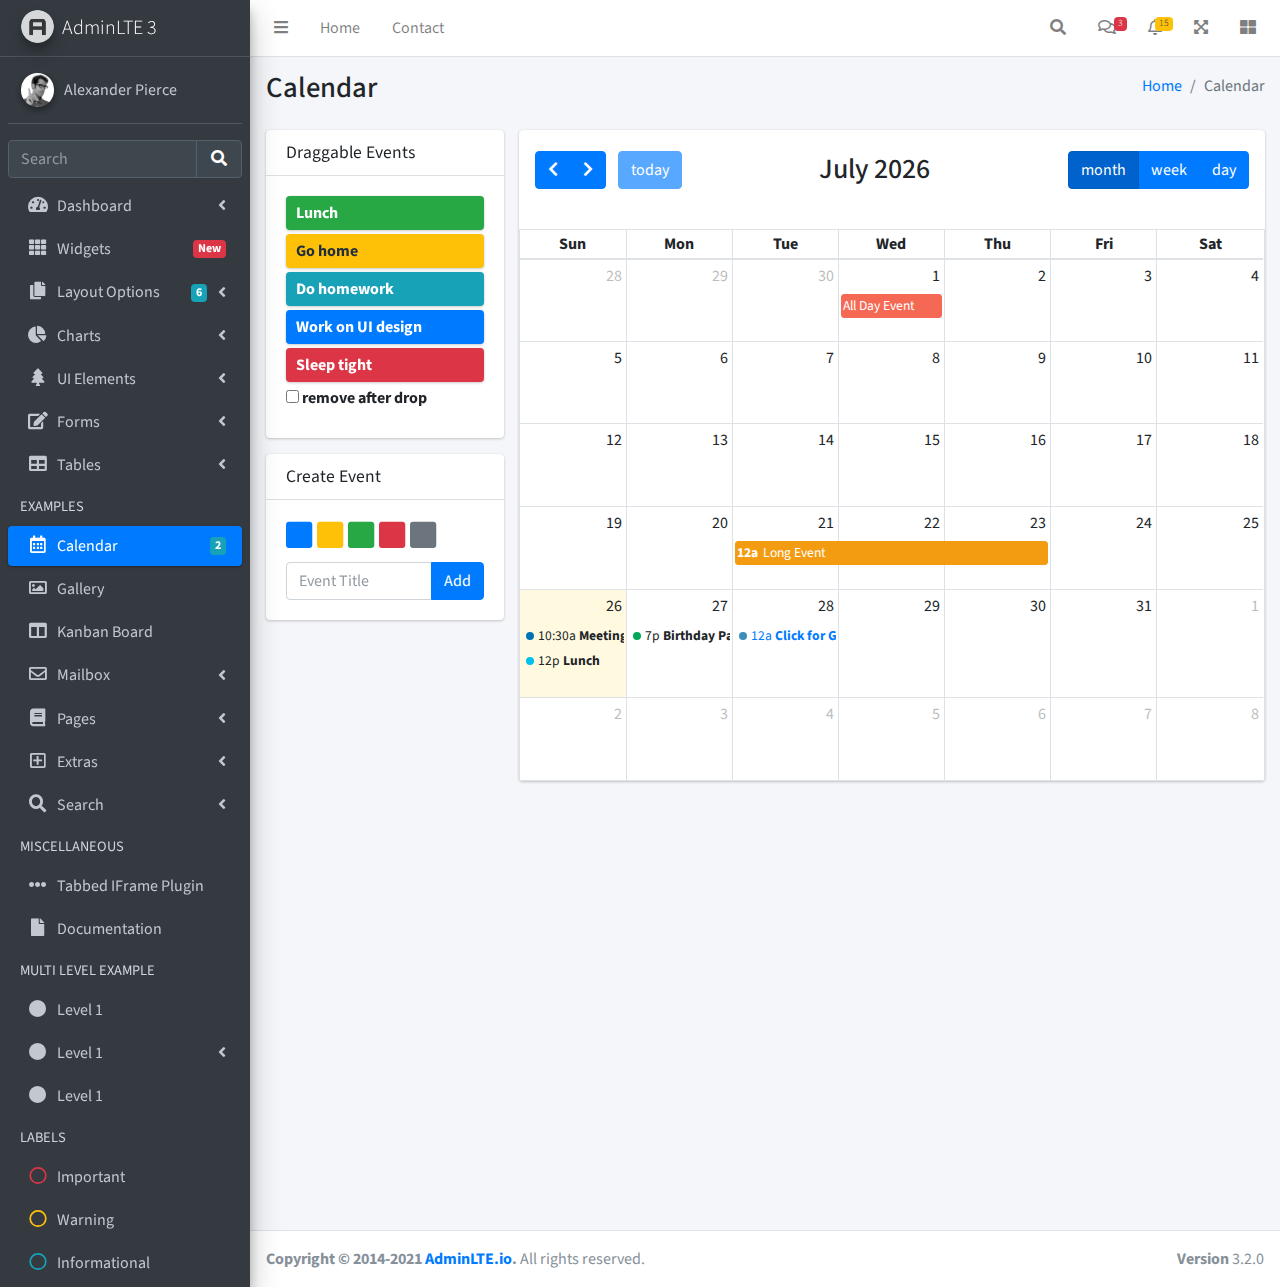
<file: pages/calendar.html>
<!DOCTYPE html>
<html lang="en">
<head>
  <meta charset="utf-8">
  <meta name="viewport" content="width=device-width, initial-scale=1">
  <title>AdminLTE 3 | Calendar</title>

  <!-- Google Font: Source Sans Pro -->
  <link rel="stylesheet" href="https://fonts.googleapis.com/css?family=Source+Sans+Pro:300,400,400i,700&display=fallback">
  <!-- Font Awesome -->
  <link rel="stylesheet" href="../plugins/fontawesome-free/css/all.min.css">
  <!-- fullCalendar -->
  <link rel="stylesheet" href="../plugins/fullcalendar/main.css">
  <!-- Theme style -->
  <link rel="stylesheet" href="../dist/css/adminlte.min.css">
</head>
<body class="hold-transition sidebar-mini">
<div class="wrapper">
  <!-- Navbar -->
  <nav class="main-header navbar navbar-expand navbar-white navbar-light">
    <!-- Left navbar links -->
    <ul class="navbar-nav">
      <li class="nav-item">
        <a class="nav-link" data-widget="pushmenu" href="#" role="button"><i class="fas fa-bars"></i></a>
      </li>
      <li class="nav-item d-none d-sm-inline-block">
        <a href="../index3.html" class="nav-link">Home</a>
      </li>
      <li class="nav-item d-none d-sm-inline-block">
        <a href="#" class="nav-link">Contact</a>
      </li>
    </ul>

    <!-- Right navbar links -->
    <ul class="navbar-nav ml-auto">
      <!-- Navbar Search -->
      <li class="nav-item">
        <a class="nav-link" data-widget="navbar-search" href="#" role="button">
          <i class="fas fa-search"></i>
        </a>
        <div class="navbar-search-block">
          <form class="form-inline">
            <div class="input-group input-group-sm">
              <input class="form-control form-control-navbar" type="search" placeholder="Search" aria-label="Search">
              <div class="input-group-append">
                <button class="btn btn-navbar" type="submit">
                  <i class="fas fa-search"></i>
                </button>
                <button class="btn btn-navbar" type="button" data-widget="navbar-search">
                  <i class="fas fa-times"></i>
                </button>
              </div>
            </div>
          </form>
        </div>
      </li>

      <!-- Messages Dropdown Menu -->
      <li class="nav-item dropdown">
        <a class="nav-link" data-toggle="dropdown" href="#">
          <i class="far fa-comments"></i>
          <span class="badge badge-danger navbar-badge">3</span>
        </a>
        <div class="dropdown-menu dropdown-menu-lg dropdown-menu-right">
          <a href="#" class="dropdown-item">
            <!-- Message Start -->
            <div class="media">
              <img src="../dist/img/user1-128x128.jpg" alt="User Avatar" class="img-size-50 mr-3 img-circle">
              <div class="media-body">
                <h3 class="dropdown-item-title">
                  Brad Diesel
                  <span class="float-right text-sm text-danger"><i class="fas fa-star"></i></span>
                </h3>
                <p class="text-sm">Call me whenever you can...</p>
                <p class="text-sm text-muted"><i class="far fa-clock mr-1"></i> 4 Hours Ago</p>
              </div>
            </div>
            <!-- Message End -->
          </a>
          <div class="dropdown-divider"></div>
          <a href="#" class="dropdown-item">
            <!-- Message Start -->
            <div class="media">
              <img src="../dist/img/user8-128x128.jpg" alt="User Avatar" class="img-size-50 img-circle mr-3">
              <div class="media-body">
                <h3 class="dropdown-item-title">
                  John Pierce
                  <span class="float-right text-sm text-muted"><i class="fas fa-star"></i></span>
                </h3>
                <p class="text-sm">I got your message bro</p>
                <p class="text-sm text-muted"><i class="far fa-clock mr-1"></i> 4 Hours Ago</p>
              </div>
            </div>
            <!-- Message End -->
          </a>
          <div class="dropdown-divider"></div>
          <a href="#" class="dropdown-item">
            <!-- Message Start -->
            <div class="media">
              <img src="../dist/img/user3-128x128.jpg" alt="User Avatar" class="img-size-50 img-circle mr-3">
              <div class="media-body">
                <h3 class="dropdown-item-title">
                  Nora Silvester
                  <span class="float-right text-sm text-warning"><i class="fas fa-star"></i></span>
                </h3>
                <p class="text-sm">The subject goes here</p>
                <p class="text-sm text-muted"><i class="far fa-clock mr-1"></i> 4 Hours Ago</p>
              </div>
            </div>
            <!-- Message End -->
          </a>
          <div class="dropdown-divider"></div>
          <a href="#" class="dropdown-item dropdown-footer">See All Messages</a>
        </div>
      </li>
      <!-- Notifications Dropdown Menu -->
      <li class="nav-item dropdown">
        <a class="nav-link" data-toggle="dropdown" href="#">
          <i class="far fa-bell"></i>
          <span class="badge badge-warning navbar-badge">15</span>
        </a>
        <div class="dropdown-menu dropdown-menu-lg dropdown-menu-right">
          <span class="dropdown-item dropdown-header">15 Notifications</span>
          <div class="dropdown-divider"></div>
          <a href="#" class="dropdown-item">
            <i class="fas fa-envelope mr-2"></i> 4 new messages
            <span class="float-right text-muted text-sm">3 mins</span>
          </a>
          <div class="dropdown-divider"></div>
          <a href="#" class="dropdown-item">
            <i class="fas fa-users mr-2"></i> 8 friend requests
            <span class="float-right text-muted text-sm">12 hours</span>
          </a>
          <div class="dropdown-divider"></div>
          <a href="#" class="dropdown-item">
            <i class="fas fa-file mr-2"></i> 3 new reports
            <span class="float-right text-muted text-sm">2 days</span>
          </a>
          <div class="dropdown-divider"></div>
          <a href="#" class="dropdown-item dropdown-footer">See All Notifications</a>
        </div>
      </li>
      <li class="nav-item">
        <a class="nav-link" data-widget="fullscreen" href="#" role="button">
          <i class="fas fa-expand-arrows-alt"></i>
        </a>
      </li>
      <li class="nav-item">
        <a class="nav-link" data-widget="control-sidebar" data-slide="true" href="#" role="button">
          <i class="fas fa-th-large"></i>
        </a>
      </li>
    </ul>
  </nav>
  <!-- /.navbar -->

  <!-- Main Sidebar Container -->
  <aside class="main-sidebar sidebar-dark-primary elevation-4">
    <!-- Brand Logo -->
    <a href="../index3.html" class="brand-link">
      <img src="../dist/img/AdminLTELogo.png" alt="AdminLTE Logo" class="brand-image img-circle elevation-3" style="opacity: .8">
      <span class="brand-text font-weight-light">AdminLTE 3</span>
    </a>

    <!-- Sidebar -->
    <div class="sidebar">
      <!-- Sidebar user panel (optional) -->
      <div class="user-panel mt-3 pb-3 mb-3 d-flex">
        <div class="image">
          <img src="../dist/img/user2-160x160.jpg" class="img-circle elevation-2" alt="User Image">
        </div>
        <div class="info">
          <a href="#" class="d-block">Alexander Pierce</a>
        </div>
      </div>

      <!-- SidebarSearch Form -->
      <div class="form-inline">
        <div class="input-group" data-widget="sidebar-search">
          <input class="form-control form-control-sidebar" type="search" placeholder="Search" aria-label="Search">
          <div class="input-group-append">
            <button class="btn btn-sidebar">
              <i class="fas fa-search fa-fw"></i>
            </button>
          </div>
        </div>
      </div>

      <!-- Sidebar Menu -->
      <nav class="mt-2">
        <ul class="nav nav-pills nav-sidebar flex-column" data-widget="treeview" role="menu" data-accordion="false">
          <!-- Add icons to the links using the .nav-icon class
               with font-awesome or any other icon font library -->
          <li class="nav-item">
            <a href="#" class="nav-link">
              <i class="nav-icon fas fa-tachometer-alt"></i>
              <p>
                Dashboard
                <i class="right fas fa-angle-left"></i>
              </p>
            </a>
            <ul class="nav nav-treeview">
              <li class="nav-item">
                <a href="../index.html" class="nav-link">
                  <i class="far fa-circle nav-icon"></i>
                  <p>Dashboard v1</p>
                </a>
              </li>
              <li class="nav-item">
                <a href="../index2.html" class="nav-link">
                  <i class="far fa-circle nav-icon"></i>
                  <p>Dashboard v2</p>
                </a>
              </li>
              <li class="nav-item">
                <a href="../index3.html" class="nav-link">
                  <i class="far fa-circle nav-icon"></i>
                  <p>Dashboard v3</p>
                </a>
              </li>
            </ul>
          </li>
          <li class="nav-item">
            <a href="widgets.html" class="nav-link">
              <i class="nav-icon fas fa-th"></i>
              <p>
                Widgets
                <span class="right badge badge-danger">New</span>
              </p>
            </a>
          </li>
          <li class="nav-item">
            <a href="#" class="nav-link">
              <i class="nav-icon fas fa-copy"></i>
              <p>
                Layout Options
                <i class="fas fa-angle-left right"></i>
                <span class="badge badge-info right">6</span>
              </p>
            </a>
            <ul class="nav nav-treeview">
              <li class="nav-item">
                <a href="layout/top-nav.html" class="nav-link">
                  <i class="far fa-circle nav-icon"></i>
                  <p>Top Navigation</p>
                </a>
              </li>
              <li class="nav-item">
                <a href="layout/top-nav-sidebar.html" class="nav-link">
                  <i class="far fa-circle nav-icon"></i>
                  <p>Top Navigation + Sidebar</p>
                </a>
              </li>
              <li class="nav-item">
                <a href="layout/boxed.html" class="nav-link">
                  <i class="far fa-circle nav-icon"></i>
                  <p>Boxed</p>
                </a>
              </li>
              <li class="nav-item">
                <a href="layout/fixed-sidebar.html" class="nav-link">
                  <i class="far fa-circle nav-icon"></i>
                  <p>Fixed Sidebar</p>
                </a>
              </li>
              <li class="nav-item">
                <a href="layout/fixed-sidebar-custom.html" class="nav-link">
                  <i class="far fa-circle nav-icon"></i>
                  <p>Fixed Sidebar <small>+ Custom Area</small></p>
                </a>
              </li>
              <li class="nav-item">
                <a href="layout/fixed-topnav.html" class="nav-link">
                  <i class="far fa-circle nav-icon"></i>
                  <p>Fixed Navbar</p>
                </a>
              </li>
              <li class="nav-item">
                <a href="layout/fixed-footer.html" class="nav-link">
                  <i class="far fa-circle nav-icon"></i>
                  <p>Fixed Footer</p>
                </a>
              </li>
              <li class="nav-item">
                <a href="layout/collapsed-sidebar.html" class="nav-link">
                  <i class="far fa-circle nav-icon"></i>
                  <p>Collapsed Sidebar</p>
                </a>
              </li>
            </ul>
          </li>
          <li class="nav-item">
            <a href="#" class="nav-link">
              <i class="nav-icon fas fa-chart-pie"></i>
              <p>
                Charts
                <i class="right fas fa-angle-left"></i>
              </p>
            </a>
            <ul class="nav nav-treeview">
              <li class="nav-item">
                <a href="charts/chartjs.html" class="nav-link">
                  <i class="far fa-circle nav-icon"></i>
                  <p>ChartJS</p>
                </a>
              </li>
              <li class="nav-item">
                <a href="charts/flot.html" class="nav-link">
                  <i class="far fa-circle nav-icon"></i>
                  <p>Flot</p>
                </a>
              </li>
              <li class="nav-item">
                <a href="charts/inline.html" class="nav-link">
                  <i class="far fa-circle nav-icon"></i>
                  <p>Inline</p>
                </a>
              </li>
              <li class="nav-item">
                <a href="charts/uplot.html" class="nav-link">
                  <i class="far fa-circle nav-icon"></i>
                  <p>uPlot</p>
                </a>
              </li>
            </ul>
          </li>
          <li class="nav-item">
            <a href="#" class="nav-link">
              <i class="nav-icon fas fa-tree"></i>
              <p>
                UI Elements
                <i class="fas fa-angle-left right"></i>
              </p>
            </a>
            <ul class="nav nav-treeview">
              <li class="nav-item">
                <a href="UI/general.html" class="nav-link">
                  <i class="far fa-circle nav-icon"></i>
                  <p>General</p>
                </a>
              </li>
              <li class="nav-item">
                <a href="UI/icons.html" class="nav-link">
                  <i class="far fa-circle nav-icon"></i>
                  <p>Icons</p>
                </a>
              </li>
              <li class="nav-item">
                <a href="UI/buttons.html" class="nav-link">
                  <i class="far fa-circle nav-icon"></i>
                  <p>Buttons</p>
                </a>
              </li>
              <li class="nav-item">
                <a href="UI/sliders.html" class="nav-link">
                  <i class="far fa-circle nav-icon"></i>
                  <p>Sliders</p>
                </a>
              </li>
              <li class="nav-item">
                <a href="UI/modals.html" class="nav-link">
                  <i class="far fa-circle nav-icon"></i>
                  <p>Modals & Alerts</p>
                </a>
              </li>
              <li class="nav-item">
                <a href="UI/navbar.html" class="nav-link">
                  <i class="far fa-circle nav-icon"></i>
                  <p>Navbar & Tabs</p>
                </a>
              </li>
              <li class="nav-item">
                <a href="UI/timeline.html" class="nav-link">
                  <i class="far fa-circle nav-icon"></i>
                  <p>Timeline</p>
                </a>
              </li>
              <li class="nav-item">
                <a href="UI/ribbons.html" class="nav-link">
                  <i class="far fa-circle nav-icon"></i>
                  <p>Ribbons</p>
                </a>
              </li>
            </ul>
          </li>
          <li class="nav-item">
            <a href="#" class="nav-link">
              <i class="nav-icon fas fa-edit"></i>
              <p>
                Forms
                <i class="fas fa-angle-left right"></i>
              </p>
            </a>
            <ul class="nav nav-treeview">
              <li class="nav-item">
                <a href="forms/general.html" class="nav-link">
                  <i class="far fa-circle nav-icon"></i>
                  <p>General Elements</p>
                </a>
              </li>
              <li class="nav-item">
                <a href="forms/advanced.html" class="nav-link">
                  <i class="far fa-circle nav-icon"></i>
                  <p>Advanced Elements</p>
                </a>
              </li>
              <li class="nav-item">
                <a href="forms/editors.html" class="nav-link">
                  <i class="far fa-circle nav-icon"></i>
                  <p>Editors</p>
                </a>
              </li>
              <li class="nav-item">
                <a href="forms/validation.html" class="nav-link">
                  <i class="far fa-circle nav-icon"></i>
                  <p>Validation</p>
                </a>
              </li>
            </ul>
          </li>
          <li class="nav-item">
            <a href="#" class="nav-link">
              <i class="nav-icon fas fa-table"></i>
              <p>
                Tables
                <i class="fas fa-angle-left right"></i>
              </p>
            </a>
            <ul class="nav nav-treeview">
              <li class="nav-item">
                <a href="tables/simple.html" class="nav-link">
                  <i class="far fa-circle nav-icon"></i>
                  <p>Simple Tables</p>
                </a>
              </li>
              <li class="nav-item">
                <a href="tables/data.html" class="nav-link">
                  <i class="far fa-circle nav-icon"></i>
                  <p>DataTables</p>
                </a>
              </li>
              <li class="nav-item">
                <a href="tables/jsgrid.html" class="nav-link">
                  <i class="far fa-circle nav-icon"></i>
                  <p>jsGrid</p>
                </a>
              </li>
            </ul>
          </li>
          <li class="nav-header">EXAMPLES</li>
          <li class="nav-item">
            <a href="calendar.html" class="nav-link active">
              <i class="nav-icon far fa-calendar-alt"></i>
              <p>
                Calendar
                <span class="badge badge-info right">2</span>
              </p>
            </a>
          </li>
          <li class="nav-item">
            <a href="gallery.html" class="nav-link">
              <i class="nav-icon far fa-image"></i>
              <p>
                Gallery
              </p>
            </a>
          </li>
          <li class="nav-item">
            <a href="kanban.html" class="nav-link">
              <i class="nav-icon fas fa-columns"></i>
              <p>
                Kanban Board
              </p>
            </a>
          </li>
          <li class="nav-item">
            <a href="#" class="nav-link">
              <i class="nav-icon far fa-envelope"></i>
              <p>
                Mailbox
                <i class="fas fa-angle-left right"></i>
              </p>
            </a>
            <ul class="nav nav-treeview">
              <li class="nav-item">
                <a href="mailbox/mailbox.html" class="nav-link">
                  <i class="far fa-circle nav-icon"></i>
                  <p>Inbox</p>
                </a>
              </li>
              <li class="nav-item">
                <a href="mailbox/compose.html" class="nav-link">
                  <i class="far fa-circle nav-icon"></i>
                  <p>Compose</p>
                </a>
              </li>
              <li class="nav-item">
                <a href="mailbox/read-mail.html" class="nav-link">
                  <i class="far fa-circle nav-icon"></i>
                  <p>Read</p>
                </a>
              </li>
            </ul>
          </li>
          <li class="nav-item">
            <a href="#" class="nav-link">
              <i class="nav-icon fas fa-book"></i>
              <p>
                Pages
                <i class="fas fa-angle-left right"></i>
              </p>
            </a>
            <ul class="nav nav-treeview">
              <li class="nav-item">
                <a href="examples/invoice.html" class="nav-link">
                  <i class="far fa-circle nav-icon"></i>
                  <p>Invoice</p>
                </a>
              </li>
              <li class="nav-item">
                <a href="examples/profile.html" class="nav-link">
                  <i class="far fa-circle nav-icon"></i>
                  <p>Profile</p>
                </a>
              </li>
              <li class="nav-item">
                <a href="examples/e-commerce.html" class="nav-link">
                  <i class="far fa-circle nav-icon"></i>
                  <p>E-commerce</p>
                </a>
              </li>
              <li class="nav-item">
                <a href="examples/projects.html" class="nav-link">
                  <i class="far fa-circle nav-icon"></i>
                  <p>Projects</p>
                </a>
              </li>
              <li class="nav-item">
                <a href="examples/project-add.html" class="nav-link">
                  <i class="far fa-circle nav-icon"></i>
                  <p>Project Add</p>
                </a>
              </li>
              <li class="nav-item">
                <a href="examples/project-edit.html" class="nav-link">
                  <i class="far fa-circle nav-icon"></i>
                  <p>Project Edit</p>
                </a>
              </li>
              <li class="nav-item">
                <a href="examples/project-detail.html" class="nav-link">
                  <i class="far fa-circle nav-icon"></i>
                  <p>Project Detail</p>
                </a>
              </li>
              <li class="nav-item">
                <a href="examples/contacts.html" class="nav-link">
                  <i class="far fa-circle nav-icon"></i>
                  <p>Contacts</p>
                </a>
              </li>
              <li class="nav-item">
                <a href="examples/faq.html" class="nav-link">
                  <i class="far fa-circle nav-icon"></i>
                  <p>FAQ</p>
                </a>
              </li>
              <li class="nav-item">
                <a href="examples/contact-us.html" class="nav-link">
                  <i class="far fa-circle nav-icon"></i>
                  <p>Contact us</p>
                </a>
              </li>
            </ul>
          </li>
          <li class="nav-item">
            <a href="#" class="nav-link">
              <i class="nav-icon far fa-plus-square"></i>
              <p>
                Extras
                <i class="fas fa-angle-left right"></i>
              </p>
            </a>
            <ul class="nav nav-treeview">
              <li class="nav-item">
                <a href="#" class="nav-link">
                  <i class="far fa-circle nav-icon"></i>
                  <p>
                    Login & Register v1
                    <i class="fas fa-angle-left right"></i>
                  </p>
                </a>
                <ul class="nav nav-treeview">
                  <li class="nav-item">
                    <a href="examples/login.html" class="nav-link">
                      <i class="far fa-circle nav-icon"></i>
                      <p>Login v1</p>
                    </a>
                  </li>
                  <li class="nav-item">
                    <a href="examples/register.html" class="nav-link">
                      <i class="far fa-circle nav-icon"></i>
                      <p>Register v1</p>
                    </a>
                  </li>
                  <li class="nav-item">
                    <a href="examples/forgot-password.html" class="nav-link">
                      <i class="far fa-circle nav-icon"></i>
                      <p>Forgot Password v1</p>
                    </a>
                  </li>
                  <li class="nav-item">
                    <a href="examples/recover-password.html" class="nav-link">
                      <i class="far fa-circle nav-icon"></i>
                      <p>Recover Password v1</p>
                    </a>
                  </li>
                </ul>
              </li>
              <li class="nav-item">
                <a href="#" class="nav-link">
                  <i class="far fa-circle nav-icon"></i>
                  <p>
                    Login & Register v2
                    <i class="fas fa-angle-left right"></i>
                  </p>
                </a>
                <ul class="nav nav-treeview">
                  <li class="nav-item">
                    <a href="examples/login-v2.html" class="nav-link">
                      <i class="far fa-circle nav-icon"></i>
                      <p>Login v2</p>
                    </a>
                  </li>
                  <li class="nav-item">
                    <a href="examples/register-v2.html" class="nav-link">
                      <i class="far fa-circle nav-icon"></i>
                      <p>Register v2</p>
                    </a>
                  </li>
                  <li class="nav-item">
                    <a href="examples/forgot-password-v2.html" class="nav-link">
                      <i class="far fa-circle nav-icon"></i>
                      <p>Forgot Password v2</p>
                    </a>
                  </li>
                  <li class="nav-item">
                    <a href="examples/recover-password-v2.html" class="nav-link">
                      <i class="far fa-circle nav-icon"></i>
                      <p>Recover Password v2</p>
                    </a>
                  </li>
                </ul>
              </li>
              <li class="nav-item">
                <a href="examples/lockscreen.html" class="nav-link">
                  <i class="far fa-circle nav-icon"></i>
                  <p>Lockscreen</p>
                </a>
              </li>
              <li class="nav-item">
                <a href="examples/legacy-user-menu.html" class="nav-link">
                  <i class="far fa-circle nav-icon"></i>
                  <p>Legacy User Menu</p>
                </a>
              </li>
              <li class="nav-item">
                <a href="examples/language-menu.html" class="nav-link">
                  <i class="far fa-circle nav-icon"></i>
                  <p>Language Menu</p>
                </a>
              </li>
              <li class="nav-item">
                <a href="examples/404.html" class="nav-link">
                  <i class="far fa-circle nav-icon"></i>
                  <p>Error 404</p>
                </a>
              </li>
              <li class="nav-item">
                <a href="examples/500.html" class="nav-link">
                  <i class="far fa-circle nav-icon"></i>
                  <p>Error 500</p>
                </a>
              </li>
              <li class="nav-item">
                <a href="examples/pace.html" class="nav-link">
                  <i class="far fa-circle nav-icon"></i>
                  <p>Pace</p>
                </a>
              </li>
              <li class="nav-item">
                <a href="examples/blank.html" class="nav-link">
                  <i class="far fa-circle nav-icon"></i>
                  <p>Blank Page</p>
                </a>
              </li>
              <li class="nav-item">
                <a href="../starter.html" class="nav-link">
                  <i class="far fa-circle nav-icon"></i>
                  <p>Starter Page</p>
                </a>
              </li>
            </ul>
          </li>
          <li class="nav-item">
            <a href="#" class="nav-link">
              <i class="nav-icon fas fa-search"></i>
              <p>
                Search
                <i class="fas fa-angle-left right"></i>
              </p>
            </a>
            <ul class="nav nav-treeview">
              <li class="nav-item">
                <a href="search/simple.html" class="nav-link">
                  <i class="far fa-circle nav-icon"></i>
                  <p>Simple Search</p>
                </a>
              </li>
              <li class="nav-item">
                <a href="search/enhanced.html" class="nav-link">
                  <i class="far fa-circle nav-icon"></i>
                  <p>Enhanced</p>
                </a>
              </li>
            </ul>
          </li>
          <li class="nav-header">MISCELLANEOUS</li>
          <li class="nav-item">
            <a href="../iframe.html" class="nav-link">
              <i class="nav-icon fas fa-ellipsis-h"></i>
              <p>Tabbed IFrame Plugin</p>
            </a>
          </li>
          <li class="nav-item">
            <a href="https://adminlte.io/docs/3.1/" class="nav-link">
              <i class="nav-icon fas fa-file"></i>
              <p>Documentation</p>
            </a>
          </li>
          <li class="nav-header">MULTI LEVEL EXAMPLE</li>
          <li class="nav-item">
            <a href="#" class="nav-link">
              <i class="fas fa-circle nav-icon"></i>
              <p>Level 1</p>
            </a>
          </li>
          <li class="nav-item">
            <a href="#" class="nav-link">
              <i class="nav-icon fas fa-circle"></i>
              <p>
                Level 1
                <i class="right fas fa-angle-left"></i>
              </p>
            </a>
            <ul class="nav nav-treeview">
              <li class="nav-item">
                <a href="#" class="nav-link">
                  <i class="far fa-circle nav-icon"></i>
                  <p>Level 2</p>
                </a>
              </li>
              <li class="nav-item">
                <a href="#" class="nav-link">
                  <i class="far fa-circle nav-icon"></i>
                  <p>
                    Level 2
                    <i class="right fas fa-angle-left"></i>
                  </p>
                </a>
                <ul class="nav nav-treeview">
                  <li class="nav-item">
                    <a href="#" class="nav-link">
                      <i class="far fa-dot-circle nav-icon"></i>
                      <p>Level 3</p>
                    </a>
                  </li>
                  <li class="nav-item">
                    <a href="#" class="nav-link">
                      <i class="far fa-dot-circle nav-icon"></i>
                      <p>Level 3</p>
                    </a>
                  </li>
                  <li class="nav-item">
                    <a href="#" class="nav-link">
                      <i class="far fa-dot-circle nav-icon"></i>
                      <p>Level 3</p>
                    </a>
                  </li>
                </ul>
              </li>
              <li class="nav-item">
                <a href="#" class="nav-link">
                  <i class="far fa-circle nav-icon"></i>
                  <p>Level 2</p>
                </a>
              </li>
            </ul>
          </li>
          <li class="nav-item">
            <a href="#" class="nav-link">
              <i class="fas fa-circle nav-icon"></i>
              <p>Level 1</p>
            </a>
          </li>
          <li class="nav-header">LABELS</li>
          <li class="nav-item">
            <a href="#" class="nav-link">
              <i class="nav-icon far fa-circle text-danger"></i>
              <p class="text">Important</p>
            </a>
          </li>
          <li class="nav-item">
            <a href="#" class="nav-link">
              <i class="nav-icon far fa-circle text-warning"></i>
              <p>Warning</p>
            </a>
          </li>
          <li class="nav-item">
            <a href="#" class="nav-link">
              <i class="nav-icon far fa-circle text-info"></i>
              <p>Informational</p>
            </a>
          </li>
        </ul>
      </nav>
      <!-- /.sidebar-menu -->
    </div>
    <!-- /.sidebar -->
  </aside>

  <!-- Content Wrapper. Contains page content -->
  <div class="content-wrapper">
    <!-- Content Header (Page header) -->
    <section class="content-header">
      <div class="container-fluid">
        <div class="row mb-2">
          <div class="col-sm-6">
            <h1>Calendar</h1>
          </div>
          <div class="col-sm-6">
            <ol class="breadcrumb float-sm-right">
              <li class="breadcrumb-item"><a href="#">Home</a></li>
              <li class="breadcrumb-item active">Calendar</li>
            </ol>
          </div>
        </div>
      </div><!-- /.container-fluid -->
    </section>

    <!-- Main content -->
    <section class="content">
      <div class="container-fluid">
        <div class="row">
          <div class="col-md-3">
            <div class="sticky-top mb-3">
              <div class="card">
                <div class="card-header">
                  <h4 class="card-title">Draggable Events</h4>
                </div>
                <div class="card-body">
                  <!-- the events -->
                  <div id="external-events">
                    <div class="external-event bg-success">Lunch</div>
                    <div class="external-event bg-warning">Go home</div>
                    <div class="external-event bg-info">Do homework</div>
                    <div class="external-event bg-primary">Work on UI design</div>
                    <div class="external-event bg-danger">Sleep tight</div>
                    <div class="checkbox">
                      <label for="drop-remove">
                        <input type="checkbox" id="drop-remove">
                        remove after drop
                      </label>
                    </div>
                  </div>
                </div>
                <!-- /.card-body -->
              </div>
              <!-- /.card -->
              <div class="card">
                <div class="card-header">
                  <h3 class="card-title">Create Event</h3>
                </div>
                <div class="card-body">
                  <div class="btn-group" style="width: 100%; margin-bottom: 10px;">
                    <ul class="fc-color-picker" id="color-chooser">
                      <li><a class="text-primary" href="#"><i class="fas fa-square"></i></a></li>
                      <li><a class="text-warning" href="#"><i class="fas fa-square"></i></a></li>
                      <li><a class="text-success" href="#"><i class="fas fa-square"></i></a></li>
                      <li><a class="text-danger" href="#"><i class="fas fa-square"></i></a></li>
                      <li><a class="text-muted" href="#"><i class="fas fa-square"></i></a></li>
                    </ul>
                  </div>
                  <!-- /btn-group -->
                  <div class="input-group">
                    <input id="new-event" type="text" class="form-control" placeholder="Event Title">

                    <div class="input-group-append">
                      <button id="add-new-event" type="button" class="btn btn-primary">Add</button>
                    </div>
                    <!-- /btn-group -->
                  </div>
                  <!-- /input-group -->
                </div>
              </div>
            </div>
          </div>
          <!-- /.col -->
          <div class="col-md-9">
            <div class="card card-primary">
              <div class="card-body p-0">
                <!-- THE CALENDAR -->
                <div id="calendar"></div>
              </div>
              <!-- /.card-body -->
            </div>
            <!-- /.card -->
          </div>
          <!-- /.col -->
        </div>
        <!-- /.row -->
      </div><!-- /.container-fluid -->
    </section>
    <!-- /.content -->
  </div>
  <!-- /.content-wrapper -->

  <footer class="main-footer">
    <div class="float-right d-none d-sm-block">
      <b>Version</b> 3.2.0
    </div>
    <strong>Copyright &copy; 2014-2021 <a href="https://adminlte.io">AdminLTE.io</a>.</strong> All rights reserved.
  </footer>

  <!-- Control Sidebar -->
  <aside class="control-sidebar control-sidebar-dark">
    <!-- Control sidebar content goes here -->
  </aside>
  <!-- /.control-sidebar -->
</div>
<!-- ./wrapper -->

<!-- jQuery -->
<script src="../plugins/jquery/jquery.min.js"></script>
<!-- Bootstrap -->
<script src="../plugins/bootstrap/js/bootstrap.bundle.min.js"></script>
<!-- jQuery UI -->
<script src="../plugins/jquery-ui/jquery-ui.min.js"></script>
<!-- AdminLTE App -->
<script src="../dist/js/adminlte.min.js"></script>
<!-- fullCalendar 2.2.5 -->
<script src="../plugins/moment/moment.min.js"></script>
<script src="../plugins/fullcalendar/main.js"></script>
<!-- AdminLTE for demo purposes -->
<script src="../dist/js/demo.js"></script>
<!-- Page specific script -->
<script>
  $(function () {

    /* initialize the external events
     -----------------------------------------------------------------*/
    function ini_events(ele) {
      ele.each(function () {

        // create an Event Object (https://fullcalendar.io/docs/event-object)
        // it doesn't need to have a start or end
        var eventObject = {
          title: $.trim($(this).text()) // use the element's text as the event title
        }

        // store the Event Object in the DOM element so we can get to it later
        $(this).data('eventObject', eventObject)

        // make the event draggable using jQuery UI
        $(this).draggable({
          zIndex        : 1070,
          revert        : true, // will cause the event to go back to its
          revertDuration: 0  //  original position after the drag
        })

      })
    }

    ini_events($('#external-events div.external-event'))

    /* initialize the calendar
     -----------------------------------------------------------------*/
    //Date for the calendar events (dummy data)
    var date = new Date()
    var d    = date.getDate(),
        m    = date.getMonth(),
        y    = date.getFullYear()

    var Calendar = FullCalendar.Calendar;
    var Draggable = FullCalendar.Draggable;

    var containerEl = document.getElementById('external-events');
    var checkbox = document.getElementById('drop-remove');
    var calendarEl = document.getElementById('calendar');

    // initialize the external events
    // -----------------------------------------------------------------

    new Draggable(containerEl, {
      itemSelector: '.external-event',
      eventData: function(eventEl) {
        return {
          title: eventEl.innerText,
          backgroundColor: window.getComputedStyle( eventEl ,null).getPropertyValue('background-color'),
          borderColor: window.getComputedStyle( eventEl ,null).getPropertyValue('background-color'),
          textColor: window.getComputedStyle( eventEl ,null).getPropertyValue('color'),
        };
      }
    });

    var calendar = new Calendar(calendarEl, {
      headerToolbar: {
        left  : 'prev,next today',
        center: 'title',
        right : 'dayGridMonth,timeGridWeek,timeGridDay'
      },
      themeSystem: 'bootstrap',
      //Random default events
      events: [
        {
          title          : 'All Day Event',
          start          : new Date(y, m, 1),
          backgroundColor: '#f56954', //red
          borderColor    : '#f56954', //red
          allDay         : true
        },
        {
          title          : 'Long Event',
          start          : new Date(y, m, d - 5),
          end            : new Date(y, m, d - 2),
          backgroundColor: '#f39c12', //yellow
          borderColor    : '#f39c12' //yellow
        },
        {
          title          : 'Meeting',
          start          : new Date(y, m, d, 10, 30),
          allDay         : false,
          backgroundColor: '#0073b7', //Blue
          borderColor    : '#0073b7' //Blue
        },
        {
          title          : 'Lunch',
          start          : new Date(y, m, d, 12, 0),
          end            : new Date(y, m, d, 14, 0),
          allDay         : false,
          backgroundColor: '#00c0ef', //Info (aqua)
          borderColor    : '#00c0ef' //Info (aqua)
        },
        {
          title          : 'Birthday Party',
          start          : new Date(y, m, d + 1, 19, 0),
          end            : new Date(y, m, d + 1, 22, 30),
          allDay         : false,
          backgroundColor: '#00a65a', //Success (green)
          borderColor    : '#00a65a' //Success (green)
        },
        {
          title          : 'Click for Google',
          start          : new Date(y, m, 28),
          end            : new Date(y, m, 29),
          url            : 'https://www.google.com/',
          backgroundColor: '#3c8dbc', //Primary (light-blue)
          borderColor    : '#3c8dbc' //Primary (light-blue)
        }
      ],
      editable  : true,
      droppable : true, // this allows things to be dropped onto the calendar !!!
      drop      : function(info) {
        // is the "remove after drop" checkbox checked?
        if (checkbox.checked) {
          // if so, remove the element from the "Draggable Events" list
          info.draggedEl.parentNode.removeChild(info.draggedEl);
        }
      }
    });

    calendar.render();
    // $('#calendar').fullCalendar()

    /* ADDING EVENTS */
    var currColor = '#3c8dbc' //Red by default
    // Color chooser button
    $('#color-chooser > li > a').click(function (e) {
      e.preventDefault()
      // Save color
      currColor = $(this).css('color')
      // Add color effect to button
      $('#add-new-event').css({
        'background-color': currColor,
        'border-color'    : currColor
      })
    })
    $('#add-new-event').click(function (e) {
      e.preventDefault()
      // Get value and make sure it is not null
      var val = $('#new-event').val()
      if (val.length == 0) {
        return
      }

      // Create events
      var event = $('<div />')
      event.css({
        'background-color': currColor,
        'border-color'    : currColor,
        'color'           : '#fff'
      }).addClass('external-event')
      event.text(val)
      $('#external-events').prepend(event)

      // Add draggable funtionality
      ini_events(event)

      // Remove event from text input
      $('#new-event').val('')
    })
  })
</script>
</body>
</html>
</file>
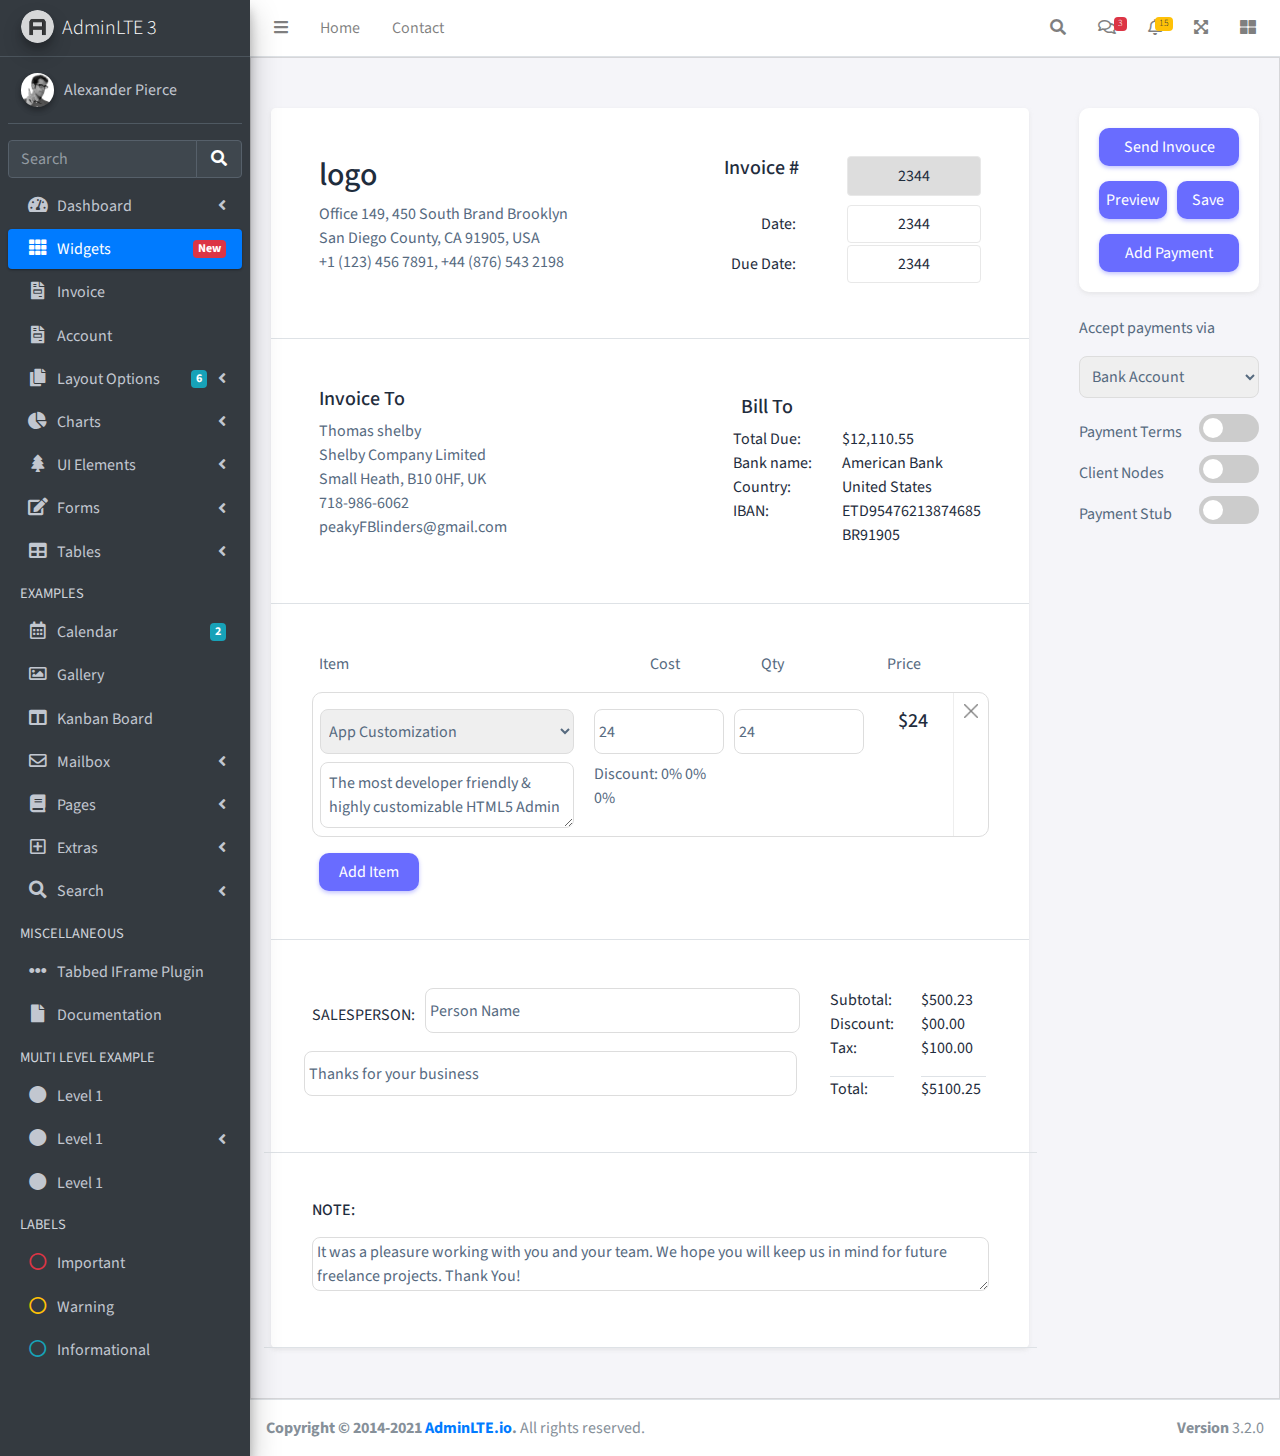
<file: pages/invoice.html>
<!DOCTYPE html>
<html lang="en">
  <head>
    <meta charset="utf-8" />
    <meta name="viewport" content="width=device-width, initial-scale=1" />
    <title>AdminLTE 3 | Widgets</title>

    <!-- Google Font: Source Sans Pro -->
    <link
      rel="stylesheet"
      href="https://fonts.googleapis.com/css?family=Source+Sans+Pro:300,400,400i,700&display=fallback"
    />
    <!-- Font Awesome -->
    <link rel="stylesheet" href="../plugins/fontawesome-free/css/all.min.css" />
    <!-- Ionicons -->
    <link
      rel="stylesheet"
      href="https://code.ionicframework.com/ionicons/2.0.1/css/ionicons.min.css"
    />
    <!-- Theme style -->
    <link rel="stylesheet" href="../dist/css/adminlte.min.css" />
    <link rel="stylesheet" href="./css/style.css" />
  </head>
  <body class="hold-transition sidebar-mini">
    <div class="wrapper">
      <!-- Navbar -->
      <nav class="main-header navbar navbar-expand navbar-white navbar-light">
        <!-- Left navbar links -->
        <ul class="navbar-nav">
          <li class="nav-item">
            <a class="nav-link" data-widget="pushmenu" href="#" role="button"
              ><i class="fas fa-bars"></i
            ></a>
          </li>
          <li class="nav-item d-none d-sm-inline-block">
            <a href="../index3.html" class="nav-link">Home</a>
          </li>
          <li class="nav-item d-none d-sm-inline-block">
            <a href="#" class="nav-link">Contact</a>
          </li>
        </ul>

        <!-- Right navbar links -->
        <ul class="navbar-nav ml-auto">
          <!-- Navbar Search -->
          <li class="nav-item">
            <a
              class="nav-link"
              data-widget="navbar-search"
              href="#"
              role="button"
            >
              <i class="fas fa-search"></i>
            </a>
            <div class="navbar-search-block">
              <form class="form-inline">
                <div class="input-group input-group-sm">
                  <input
                    class="form-control form-control-navbar"
                    type="search"
                    placeholder="Search"
                    aria-label="Search"
                  />
                  <div class="input-group-append">
                    <button class="btn btn-navbar" type="submit">
                      <i class="fas fa-search"></i>
                    </button>
                    <button
                      class="btn btn-navbar"
                      type="button"
                      data-widget="navbar-search"
                    >
                      <i class="fas fa-times"></i>
                    </button>
                  </div>
                </div>
              </form>
            </div>
          </li>

          <!-- Messages Dropdown Menu -->
          <li class="nav-item dropdown">
            <a class="nav-link" data-toggle="dropdown" href="#">
              <i class="far fa-comments"></i>
              <span class="badge badge-danger navbar-badge">3</span>
            </a>
            <div class="dropdown-menu dropdown-menu-lg dropdown-menu-right">
              <a href="#" class="dropdown-item">
                <!-- Message Start -->
                <div class="media">
                  <img
                    src="../dist/img/user1-128x128.jpg"
                    alt="User Avatar"
                    class="img-size-50 mr-3 img-circle"
                  />
                  <div class="media-body">
                    <h3 class="dropdown-item-title">
                      Brad Diesel
                      <span class="float-right text-sm text-danger"
                        ><i class="fas fa-star"></i
                      ></span>
                    </h3>
                    <p class="text-sm">Call me whenever you can...</p>
                    <p class="text-sm text-muted">
                      <i class="far fa-clock mr-1"></i> 4 Hours Ago
                    </p>
                  </div>
                </div>
                <!-- Message End -->
              </a>
              <div class="dropdown-divider"></div>
              <a href="#" class="dropdown-item">
                <!-- Message Start -->
                <div class="media">
                  <img
                    src="../dist/img/user8-128x128.jpg"
                    alt="User Avatar"
                    class="img-size-50 img-circle mr-3"
                  />
                  <div class="media-body">
                    <h3 class="dropdown-item-title">
                      John Pierce
                      <span class="float-right text-sm text-muted"
                        ><i class="fas fa-star"></i
                      ></span>
                    </h3>
                    <p class="text-sm">I got your message bro</p>
                    <p class="text-sm text-muted">
                      <i class="far fa-clock mr-1"></i> 4 Hours Ago
                    </p>
                  </div>
                </div>
                <!-- Message End -->
              </a>
              <div class="dropdown-divider"></div>
              <a href="#" class="dropdown-item">
                <!-- Message Start -->
                <div class="media">
                  <img
                    src="../dist/img/user3-128x128.jpg"
                    alt="User Avatar"
                    class="img-size-50 img-circle mr-3"
                  />
                  <div class="media-body">
                    <h3 class="dropdown-item-title">
                      Nora Silvester
                      <span class="float-right text-sm text-warning"
                        ><i class="fas fa-star"></i
                      ></span>
                    </h3>
                    <p class="text-sm">The subject goes here</p>
                    <p class="text-sm text-muted">
                      <i class="far fa-clock mr-1"></i> 4 Hours Ago
                    </p>
                  </div>
                </div>
                <!-- Message End -->
              </a>
              <div class="dropdown-divider"></div>
              <a href="#" class="dropdown-item dropdown-footer"
                >See All Messages</a
              >
            </div>
          </li>
          <!-- Notifications Dropdown Menu -->
          <li class="nav-item dropdown">
            <a class="nav-link" data-toggle="dropdown" href="#">
              <i class="far fa-bell"></i>
              <span class="badge badge-warning navbar-badge">15</span>
            </a>
            <div class="dropdown-menu dropdown-menu-lg dropdown-menu-right">
              <span class="dropdown-item dropdown-header"
                >15 Notifications</span
              >
              <div class="dropdown-divider"></div>
              <a href="#" class="dropdown-item">
                <i class="fas fa-envelope mr-2"></i> 4 new messages
                <span class="float-right text-muted text-sm">3 mins</span>
              </a>
              <div class="dropdown-divider"></div>
              <a href="#" class="dropdown-item">
                <i class="fas fa-users mr-2"></i> 8 friend requests
                <span class="float-right text-muted text-sm">12 hours</span>
              </a>
              <div class="dropdown-divider"></div>
              <a href="#" class="dropdown-item">
                <i class="fas fa-file mr-2"></i> 3 new reports
                <span class="float-right text-muted text-sm">2 days</span>
              </a>
              <div class="dropdown-divider"></div>
              <a href="#" class="dropdown-item dropdown-footer"
                >See All Notifications</a
              >
            </div>
          </li>
          <li class="nav-item">
            <a class="nav-link" data-widget="fullscreen" href="#" role="button">
              <i class="fas fa-expand-arrows-alt"></i>
            </a>
          </li>
          <li class="nav-item">
            <a
              class="nav-link"
              data-widget="control-sidebar"
              data-slide="true"
              href="#"
              role="button"
            >
              <i class="fas fa-th-large"></i>
            </a>
          </li>
        </ul>
      </nav>
      <!-- /.navbar -->

      <!-- Main Sidebar Container -->
      <aside class="main-sidebar sidebar-dark-primary elevation-4">
        <!-- Brand Logo -->
        <a href="../index3.html" class="brand-link">
          <img
            src="../dist/img/AdminLTELogo.png"
            alt="AdminLTE Logo"
            class="brand-image img-circle elevation-3"
            style="opacity: 0.8"
          />
          <span class="brand-text font-weight-light">AdminLTE 3</span>
        </a>

        <!-- Sidebar -->
        <div class="sidebar">
          <!-- Sidebar user panel (optional) -->
          <div class="user-panel mt-3 pb-3 mb-3 d-flex">
            <div class="image">
              <img
                src="../dist/img/user2-160x160.jpg"
                class="img-circle elevation-2"
                alt="User Image"
              />
            </div>
            <div class="info">
              <a href="#" class="d-block">Alexander Pierce</a>
            </div>
          </div>

          <!-- SidebarSearch Form -->
          <div class="form-inline">
            <div class="input-group" data-widget="sidebar-search">
              <input
                class="form-control form-control-sidebar"
                type="search"
                placeholder="Search"
                aria-label="Search"
              />
              <div class="input-group-append">
                <button class="btn btn-sidebar">
                  <i class="fas fa-search fa-fw"></i>
                </button>
              </div>
            </div>
          </div>

          <!-- Sidebar Menu -->
          <nav class="mt-2">
            <ul
              class="nav nav-pills nav-sidebar flex-column"
              data-widget="treeview"
              role="menu"
              data-accordion="false"
            >
              <!-- Add icons to the links using the .nav-icon class
               with font-awesome or any other icon font library -->
              <li class="nav-item">
                <a href="#" class="nav-link">
                  <i class="nav-icon fas fa-tachometer-alt"></i>
                  <p>
                    Dashboard
                    <i class="right fas fa-angle-left"></i>
                  </p>
                </a>
                <ul class="nav nav-treeview">
                  <li class="nav-item">
                    <a href="../index.html" class="nav-link">
                      <i class="far fa-circle nav-icon"></i>
                      <p>Dashboard v1</p>
                    </a>
                  </li>
                  <li class="nav-item">
                    <a href="../index2.html" class="nav-link">
                      <i class="far fa-circle nav-icon"></i>
                      <p>Dashboard v2</p>
                    </a>
                  </li>
                  <li class="nav-item">
                    <a href="../index3.html" class="nav-link">
                      <i class="far fa-circle nav-icon"></i>
                      <p>Dashboard v3</p>
                    </a>
                  </li>
                </ul>
              </li>
              <li class="nav-item">
                <a href="widgets.html" class="nav-link active">
                  <i class="nav-icon fas fa-th"></i>
                  <p>
                    Widgets
                    <span class="right badge badge-danger">New</span>
                  </p>
                </a>
              </li>
              <li class="nav-item">
                <a href="pages/invoice.html" class="nav-link">
                  <i class="nav-icon fas fa-file-invoice"></i>
                  <p>Invoice</p>
                </a>
              </li>
              <li class="nav-item">
                <a href="./account.html" class="nav-link">
                  <i class="nav-icon fas fa-file-invoice"></i>
                  <p>Account</p>
                </a>
              </li>
              <li class="nav-item">
                <a href="#" class="nav-link">
                  <i class="nav-icon fas fa-copy"></i>
                  <p>
                    Layout Options
                    <i class="fas fa-angle-left right"></i>
                    <span class="badge badge-info right">6</span>
                  </p>
                </a>
                <ul class="nav nav-treeview">
                  <li class="nav-item">
                    <a href="layout/top-nav.html" class="nav-link">
                      <i class="far fa-circle nav-icon"></i>
                      <p>Top Navigation</p>
                    </a>
                  </li>
                  <li class="nav-item">
                    <a href="layout/top-nav-sidebar.html" class="nav-link">
                      <i class="far fa-circle nav-icon"></i>
                      <p>Top Navigation + Sidebar</p>
                    </a>
                  </li>
                  <li class="nav-item">
                    <a href="layout/boxed.html" class="nav-link">
                      <i class="far fa-circle nav-icon"></i>
                      <p>Boxed</p>
                    </a>
                  </li>
                  <li class="nav-item">
                    <a href="layout/fixed-sidebar.html" class="nav-link">
                      <i class="far fa-circle nav-icon"></i>
                      <p>Fixed Sidebar</p>
                    </a>
                  </li>
                  <li class="nav-item">
                    <a href="layout/fixed-sidebar-custom.html" class="nav-link">
                      <i class="far fa-circle nav-icon"></i>
                      <p>Fixed Sidebar <small>+ Custom Area</small></p>
                    </a>
                  </li>
                  <li class="nav-item">
                    <a href="layout/fixed-topnav.html" class="nav-link">
                      <i class="far fa-circle nav-icon"></i>
                      <p>Fixed Navbar</p>
                    </a>
                  </li>
                  <li class="nav-item">
                    <a href="layout/fixed-footer.html" class="nav-link">
                      <i class="far fa-circle nav-icon"></i>
                      <p>Fixed Footer</p>
                    </a>
                  </li>
                  <li class="nav-item">
                    <a href="layout/collapsed-sidebar.html" class="nav-link">
                      <i class="far fa-circle nav-icon"></i>
                      <p>Collapsed Sidebar</p>
                    </a>
                  </li>
                </ul>
              </li>
              <li class="nav-item">
                <a href="#" class="nav-link">
                  <i class="nav-icon fas fa-chart-pie"></i>
                  <p>
                    Charts
                    <i class="right fas fa-angle-left"></i>
                  </p>
                </a>
                <ul class="nav nav-treeview">
                  <li class="nav-item">
                    <a href="charts/chartjs.html" class="nav-link">
                      <i class="far fa-circle nav-icon"></i>
                      <p>ChartJS</p>
                    </a>
                  </li>
                  <li class="nav-item">
                    <a href="charts/flot.html" class="nav-link">
                      <i class="far fa-circle nav-icon"></i>
                      <p>Flot</p>
                    </a>
                  </li>
                  <li class="nav-item">
                    <a href="charts/inline.html" class="nav-link">
                      <i class="far fa-circle nav-icon"></i>
                      <p>Inline</p>
                    </a>
                  </li>
                  <li class="nav-item">
                    <a href="charts/uplot.html" class="nav-link">
                      <i class="far fa-circle nav-icon"></i>
                      <p>uPlot</p>
                    </a>
                  </li>
                </ul>
              </li>
              <li class="nav-item">
                <a href="#" class="nav-link">
                  <i class="nav-icon fas fa-tree"></i>
                  <p>
                    UI Elements
                    <i class="fas fa-angle-left right"></i>
                  </p>
                </a>
                <ul class="nav nav-treeview">
                  <li class="nav-item">
                    <a href="UI/general.html" class="nav-link">
                      <i class="far fa-circle nav-icon"></i>
                      <p>General</p>
                    </a>
                  </li>
                  <li class="nav-item">
                    <a href="UI/icons.html" class="nav-link">
                      <i class="far fa-circle nav-icon"></i>
                      <p>Icons</p>
                    </a>
                  </li>
                  <li class="nav-item">
                    <a href="UI/buttons.html" class="nav-link">
                      <i class="far fa-circle nav-icon"></i>
                      <p>Buttons</p>
                    </a>
                  </li>
                  <li class="nav-item">
                    <a href="UI/sliders.html" class="nav-link">
                      <i class="far fa-circle nav-icon"></i>
                      <p>Sliders</p>
                    </a>
                  </li>
                  <li class="nav-item">
                    <a href="UI/modals.html" class="nav-link">
                      <i class="far fa-circle nav-icon"></i>
                      <p>Modals & Alerts</p>
                    </a>
                  </li>
                  <li class="nav-item">
                    <a href="UI/navbar.html" class="nav-link">
                      <i class="far fa-circle nav-icon"></i>
                      <p>Navbar & Tabs</p>
                    </a>
                  </li>
                  <li class="nav-item">
                    <a href="UI/timeline.html" class="nav-link">
                      <i class="far fa-circle nav-icon"></i>
                      <p>Timeline</p>
                    </a>
                  </li>
                  <li class="nav-item">
                    <a href="UI/ribbons.html" class="nav-link">
                      <i class="far fa-circle nav-icon"></i>
                      <p>Ribbons</p>
                    </a>
                  </li>
                </ul>
              </li>
              <li class="nav-item">
                <a href="#" class="nav-link">
                  <i class="nav-icon fas fa-edit"></i>
                  <p>
                    Forms
                    <i class="fas fa-angle-left right"></i>
                  </p>
                </a>
                <ul class="nav nav-treeview">
                  <li class="nav-item">
                    <a href="forms/general.html" class="nav-link">
                      <i class="far fa-circle nav-icon"></i>
                      <p>General Elements</p>
                    </a>
                  </li>
                  <li class="nav-item">
                    <a href="forms/advanced.html" class="nav-link">
                      <i class="far fa-circle nav-icon"></i>
                      <p>Advanced Elements</p>
                    </a>
                  </li>
                  <li class="nav-item">
                    <a href="forms/editors.html" class="nav-link">
                      <i class="far fa-circle nav-icon"></i>
                      <p>Editors</p>
                    </a>
                  </li>
                  <li class="nav-item">
                    <a href="forms/validation.html" class="nav-link">
                      <i class="far fa-circle nav-icon"></i>
                      <p>Validation</p>
                    </a>
                  </li>
                </ul>
              </li>
              <li class="nav-item">
                <a href="#" class="nav-link">
                  <i class="nav-icon fas fa-table"></i>
                  <p>
                    Tables
                    <i class="fas fa-angle-left right"></i>
                  </p>
                </a>
                <ul class="nav nav-treeview">
                  <li class="nav-item">
                    <a href="tables/simple.html" class="nav-link">
                      <i class="far fa-circle nav-icon"></i>
                      <p>Simple Tables</p>
                    </a>
                  </li>
                  <li class="nav-item">
                    <a href="tables/data.html" class="nav-link">
                      <i class="far fa-circle nav-icon"></i>
                      <p>DataTables</p>
                    </a>
                  </li>
                  <li class="nav-item">
                    <a href="tables/jsgrid.html" class="nav-link">
                      <i class="far fa-circle nav-icon"></i>
                      <p>jsGrid</p>
                    </a>
                  </li>
                </ul>
              </li>
              <li class="nav-header">EXAMPLES</li>
              <li class="nav-item">
                <a href="calendar.html" class="nav-link">
                  <i class="nav-icon far fa-calendar-alt"></i>
                  <p>
                    Calendar
                    <span class="badge badge-info right">2</span>
                  </p>
                </a>
              </li>
              <li class="nav-item">
                <a href="gallery.html" class="nav-link">
                  <i class="nav-icon far fa-image"></i>
                  <p>Gallery</p>
                </a>
              </li>
              <li class="nav-item">
                <a href="kanban.html" class="nav-link">
                  <i class="nav-icon fas fa-columns"></i>
                  <p>Kanban Board</p>
                </a>
              </li>
              <li class="nav-item">
                <a href="#" class="nav-link">
                  <i class="nav-icon far fa-envelope"></i>
                  <p>
                    Mailbox
                    <i class="fas fa-angle-left right"></i>
                  </p>
                </a>
                <ul class="nav nav-treeview">
                  <li class="nav-item">
                    <a href="mailbox/mailbox.html" class="nav-link">
                      <i class="far fa-circle nav-icon"></i>
                      <p>Inbox</p>
                    </a>
                  </li>
                  <li class="nav-item">
                    <a href="mailbox/compose.html" class="nav-link">
                      <i class="far fa-circle nav-icon"></i>
                      <p>Compose</p>
                    </a>
                  </li>
                  <li class="nav-item">
                    <a href="mailbox/read-mail.html" class="nav-link">
                      <i class="far fa-circle nav-icon"></i>
                      <p>Read</p>
                    </a>
                  </li>
                </ul>
              </li>
              <li class="nav-item">
                <a href="#" class="nav-link">
                  <i class="nav-icon fas fa-book"></i>
                  <p>
                    Pages
                    <i class="fas fa-angle-left right"></i>
                  </p>
                </a>
                <ul class="nav nav-treeview">
                  <li class="nav-item">
                    <a href="examples/invoice.html" class="nav-link">
                      <i class="far fa-circle nav-icon"></i>
                      <p>Invoice</p>
                    </a>
                  </li>
                  <li class="nav-item">
                    <a href="examples/profile.html" class="nav-link">
                      <i class="far fa-circle nav-icon"></i>
                      <p>Profile</p>
                    </a>
                  </li>
                  <li class="nav-item">
                    <a href="examples/e-commerce.html" class="nav-link">
                      <i class="far fa-circle nav-icon"></i>
                      <p>E-commerce</p>
                    </a>
                  </li>
                  <li class="nav-item">
                    <a href="examples/projects.html" class="nav-link">
                      <i class="far fa-circle nav-icon"></i>
                      <p>Projects</p>
                    </a>
                  </li>
                  <li class="nav-item">
                    <a href="examples/project-add.html" class="nav-link">
                      <i class="far fa-circle nav-icon"></i>
                      <p>Project Add</p>
                    </a>
                  </li>
                  <li class="nav-item">
                    <a href="examples/project-edit.html" class="nav-link">
                      <i class="far fa-circle nav-icon"></i>
                      <p>Project Edit</p>
                    </a>
                  </li>
                  <li class="nav-item">
                    <a href="examples/project-detail.html" class="nav-link">
                      <i class="far fa-circle nav-icon"></i>
                      <p>Project Detail</p>
                    </a>
                  </li>
                  <li class="nav-item">
                    <a href="examples/contacts.html" class="nav-link">
                      <i class="far fa-circle nav-icon"></i>
                      <p>Contacts</p>
                    </a>
                  </li>
                  <li class="nav-item">
                    <a href="examples/faq.html" class="nav-link">
                      <i class="far fa-circle nav-icon"></i>
                      <p>FAQ</p>
                    </a>
                  </li>
                  <li class="nav-item">
                    <a href="examples/contact-us.html" class="nav-link">
                      <i class="far fa-circle nav-icon"></i>
                      <p>Contact us</p>
                    </a>
                  </li>
                </ul>
              </li>
              <li class="nav-item">
                <a href="#" class="nav-link">
                  <i class="nav-icon far fa-plus-square"></i>
                  <p>
                    Extras
                    <i class="fas fa-angle-left right"></i>
                  </p>
                </a>
                <ul class="nav nav-treeview">
                  <li class="nav-item">
                    <a href="#" class="nav-link">
                      <i class="far fa-circle nav-icon"></i>
                      <p>
                        Login & Register v1
                        <i class="fas fa-angle-left right"></i>
                      </p>
                    </a>
                    <ul class="nav nav-treeview">
                      <li class="nav-item">
                        <a href="examples/login.html" class="nav-link">
                          <i class="far fa-circle nav-icon"></i>
                          <p>Login v1</p>
                        </a>
                      </li>
                      <li class="nav-item">
                        <a href="examples/register.html" class="nav-link">
                          <i class="far fa-circle nav-icon"></i>
                          <p>Register v1</p>
                        </a>
                      </li>
                      <li class="nav-item">
                        <a
                          href="examples/forgot-password.html"
                          class="nav-link"
                        >
                          <i class="far fa-circle nav-icon"></i>
                          <p>Forgot Password v1</p>
                        </a>
                      </li>
                      <li class="nav-item">
                        <a
                          href="examples/recover-password.html"
                          class="nav-link"
                        >
                          <i class="far fa-circle nav-icon"></i>
                          <p>Recover Password v1</p>
                        </a>
                      </li>
                    </ul>
                  </li>
                  <li class="nav-item">
                    <a href="#" class="nav-link">
                      <i class="far fa-circle nav-icon"></i>
                      <p>
                        Login & Register v2
                        <i class="fas fa-angle-left right"></i>
                      </p>
                    </a>
                    <ul class="nav nav-treeview">
                      <li class="nav-item">
                        <a href="examples/login-v2.html" class="nav-link">
                          <i class="far fa-circle nav-icon"></i>
                          <p>Login v2</p>
                        </a>
                      </li>
                      <li class="nav-item">
                        <a href="examples/register-v2.html" class="nav-link">
                          <i class="far fa-circle nav-icon"></i>
                          <p>Register v2</p>
                        </a>
                      </li>
                      <li class="nav-item">
                        <a
                          href="examples/forgot-password-v2.html"
                          class="nav-link"
                        >
                          <i class="far fa-circle nav-icon"></i>
                          <p>Forgot Password v2</p>
                        </a>
                      </li>
                      <li class="nav-item">
                        <a
                          href="examples/recover-password-v2.html"
                          class="nav-link"
                        >
                          <i class="far fa-circle nav-icon"></i>
                          <p>Recover Password v2</p>
                        </a>
                      </li>
                    </ul>
                  </li>
                  <li class="nav-item">
                    <a href="examples/lockscreen.html" class="nav-link">
                      <i class="far fa-circle nav-icon"></i>
                      <p>Lockscreen</p>
                    </a>
                  </li>
                  <li class="nav-item">
                    <a href="examples/legacy-user-menu.html" class="nav-link">
                      <i class="far fa-circle nav-icon"></i>
                      <p>Legacy User Menu</p>
                    </a>
                  </li>
                  <li class="nav-item">
                    <a href="examples/language-menu.html" class="nav-link">
                      <i class="far fa-circle nav-icon"></i>
                      <p>Language Menu</p>
                    </a>
                  </li>
                  <li class="nav-item">
                    <a href="examples/404.html" class="nav-link">
                      <i class="far fa-circle nav-icon"></i>
                      <p>Error 404</p>
                    </a>
                  </li>
                  <li class="nav-item">
                    <a href="examples/500.html" class="nav-link">
                      <i class="far fa-circle nav-icon"></i>
                      <p>Error 500</p>
                    </a>
                  </li>
                  <li class="nav-item">
                    <a href="examples/pace.html" class="nav-link">
                      <i class="far fa-circle nav-icon"></i>
                      <p>Pace</p>
                    </a>
                  </li>
                  <li class="nav-item">
                    <a href="examples/blank.html" class="nav-link">
                      <i class="far fa-circle nav-icon"></i>
                      <p>Blank Page</p>
                    </a>
                  </li>
                  <li class="nav-item">
                    <a href="../starter.html" class="nav-link">
                      <i class="far fa-circle nav-icon"></i>
                      <p>Starter Page</p>
                    </a>
                  </li>
                </ul>
              </li>
              <li class="nav-item">
                <a href="#" class="nav-link">
                  <i class="nav-icon fas fa-search"></i>
                  <p>
                    Search
                    <i class="fas fa-angle-left right"></i>
                  </p>
                </a>
                <ul class="nav nav-treeview">
                  <li class="nav-item">
                    <a href="search/simple.html" class="nav-link">
                      <i class="far fa-circle nav-icon"></i>
                      <p>Simple Search</p>
                    </a>
                  </li>
                  <li class="nav-item">
                    <a href="search/enhanced.html" class="nav-link">
                      <i class="far fa-circle nav-icon"></i>
                      <p>Enhanced</p>
                    </a>
                  </li>
                </ul>
              </li>
              <li class="nav-header">MISCELLANEOUS</li>
              <li class="nav-item">
                <a href="../iframe.html" class="nav-link">
                  <i class="nav-icon fas fa-ellipsis-h"></i>
                  <p>Tabbed IFrame Plugin</p>
                </a>
              </li>
              <li class="nav-item">
                <a href="https://adminlte.io/docs/3.1/" class="nav-link">
                  <i class="nav-icon fas fa-file"></i>
                  <p>Documentation</p>
                </a>
              </li>
              <li class="nav-header">MULTI LEVEL EXAMPLE</li>
              <li class="nav-item">
                <a href="#" class="nav-link">
                  <i class="fas fa-circle nav-icon"></i>
                  <p>Level 1</p>
                </a>
              </li>
              <li class="nav-item">
                <a href="#" class="nav-link">
                  <i class="nav-icon fas fa-circle"></i>
                  <p>
                    Level 1
                    <i class="right fas fa-angle-left"></i>
                  </p>
                </a>
                <ul class="nav nav-treeview">
                  <li class="nav-item">
                    <a href="#" class="nav-link">
                      <i class="far fa-circle nav-icon"></i>
                      <p>Level 2</p>
                    </a>
                  </li>
                  <li class="nav-item">
                    <a href="#" class="nav-link">
                      <i class="far fa-circle nav-icon"></i>
                      <p>
                        Level 2
                        <i class="right fas fa-angle-left"></i>
                      </p>
                    </a>
                    <ul class="nav nav-treeview">
                      <li class="nav-item">
                        <a href="#" class="nav-link">
                          <i class="far fa-dot-circle nav-icon"></i>
                          <p>Level 3</p>
                        </a>
                      </li>
                      <li class="nav-item">
                        <a href="#" class="nav-link">
                          <i class="far fa-dot-circle nav-icon"></i>
                          <p>Level 3</p>
                        </a>
                      </li>
                      <li class="nav-item">
                        <a href="#" class="nav-link">
                          <i class="far fa-dot-circle nav-icon"></i>
                          <p>Level 3</p>
                        </a>
                      </li>
                    </ul>
                  </li>
                  <li class="nav-item">
                    <a href="#" class="nav-link">
                      <i class="far fa-circle nav-icon"></i>
                      <p>Level 2</p>
                    </a>
                  </li>
                </ul>
              </li>
              <li class="nav-item">
                <a href="#" class="nav-link">
                  <i class="fas fa-circle nav-icon"></i>
                  <p>Level 1</p>
                </a>
              </li>
              <li class="nav-header">LABELS</li>
              <li class="nav-item">
                <a href="#" class="nav-link">
                  <i class="nav-icon far fa-circle text-danger"></i>
                  <p class="text">Important</p>
                </a>
              </li>
              <li class="nav-item">
                <a href="#" class="nav-link">
                  <i class="nav-icon far fa-circle text-warning"></i>
                  <p>Warning</p>
                </a>
              </li>
              <li class="nav-item">
                <a href="#" class="nav-link">
                  <i class="nav-icon far fa-circle text-info"></i>
                  <p>Informational</p>
                </a>
              </li>
            </ul>
          </nav>
          <!-- /.sidebar-menu -->
        </div>
        <!-- /.sidebar -->
      </aside>
      <!-- Content Wrapper. Contains page content -->
      <div class="invoice">
        <div class="invoice-main bg-white rounded-lg">
          <div
            class="invoice-top d-flex justify-content-between flex-column flex-md-row p-5 border-bottom"
          >
            <div class="logo-address">
              <h2>logo</h2>
              <p>
                Office 149, 450 South Brand Brooklyn <br />
                San Diego County, CA 91905, USA <br />
                +1 (123) 456 7891, +44 (876) 543 2198
              </p>
            </div>
            <div class="dates text-right">
              <div
                class="d-flex mb-3 mt-4 mt-md-0 justify-content-md-between justify-content-end"
              >
                <h5 class="mr-5 m-0">Invoice #</h5>
                <span class="likein gray bg-white rounded">2344</span>
              </div>
              <div class="mb-3">
                <span class="mr-5">Date:</span>
                <span class="likein bg-white rounded">2344</span>
              </div>
              <div>
                <span class="mr-5">Due Date:</span>
                <span class="likein bg-white rounded">2344</span>
              </div>
            </div>
          </div>
          <div class="invoice-details p-5 border-bottom">
            <div class="invoice-to">
              <h5>Invoice To</h5>
              <p>
                Thomas shelby <br />

                Shelby Company Limited <br />

                Small Heath, B10 0HF, UK<br />

                718-986-6062<br />

                peakyFBlinders@gmail.com
              </p>
            </div>
            <div class="bank">
              <h5 class="ml-2 mt-2 mt-md-0">Bill To</h5>

              <div class="bank-details">
                <div class="">
                  <div><span class="">Total Due:</span></div>
                  <div><span>Bank name:</span></div>
                  <div><span>Country:</span></div>
                  <div><span>IBAN:</span></div>
                </div>
                <div class="">
                  <div>$12,110.55</div>
                  <div>American Bank</div>
                  <div>United States</div>
                  <div>ETD95476213874685</div>
                  <div>BR91905</div>
                </div>
              </div>
            </div>
          </div>
          <div class="item-details-wrapper p-5 border-bottom">
            <div class="item-wrapper">
              <div class="invoice-inputs row row">
                <div class="names col-12 row">
                  <p class="col-6">Item</p>
                  <p class="col-2">Cost</p>
                  <p class="col-2">Qty</p>
                  <p class="col-1 ml-3">Price</p>
                </div>
                <div class="inputs pt-3 col-12">
                  <div class="item-details">
                    <div class="item-select">
                      <select class="py-2 px-1 outline-0">
                        <option value="option 1">App Customization</option>
                        <option value="option 2">option 2</option>
                        <option value="option 3">option 3</option>
                        <option value="option 4">option 4</option>
                      </select>
                      <textarea class="unie my-2 p-2 outline-0">
The most developer friendly & highly customizable HTML5 Admin</textarea
                      >
                    </div>
                    <div class="price-qty">
                      <div class="">
                        <input
                          class="py-2 px-1 outline-0 border rounded mb-2"
                          type="number"
                          value="24"
                        />
                        <p>Discount: 0% 0% 0%</p>
                      </div>
                      <div class="">
                        <input
                          class="py-2 px-1 outline-0 border rounded"
                          type="number"
                          value="24"
                        />
                      </div>
                      <div class="mt-3 ml-4 mt-lg-0 text-left text-lg-center">
                        <h5>$24</h5>
                      </div>
                    </div>
                  </div>
                  <div class="close">
                    <img src="./../dist/img/close.png" alt="" />
                  </div>
                </div>
              </div>
            </div>
            <button class="mt-3 add-item">Add Item</button>
          </div>

          <div
            class="invoice-subtotal d-flex justify-content-between p-5 border-bottom row"
          >
            <div class="col-12 col-md-9 row subtotal-left">
              <div class="sales">
                <span class="">SALESPERSON:</span>
                <input
                  class="px-1 outline-0 border rounded mb-2"
                  type="text"
                  value="Person Name"
                />
              </div>
              <div class="row">
                <input
                  class="py-2 px-1 outline-0 border rounded mb-2"
                  type="text"
                  value="Thanks for your business"
                />
              </div>
            </div>
            <div class="subtotal-wrapper">
              <div class="">
                <div>Subtotal:</div>
                <div>Discount:</div>
                <div class="border-bottom pb-3">Tax:</div>
                <div>Total:</div>
              </div>
              <div class="col-6">
                <div>$500.23</div>
                <div>$00.00</div>
                <div class="border-bottom pb-3">$100.00</div>
                <div>$5100.25</div>
              </div>
            </div>
          </div>
          <div
            class="invoice-note d-flex justify-content-between p-5 border-bottom row"
          >
            <h6>NOTE:</h6>
            <textarea class="unie col-12 my-2 px-1 outline-0 border rounded">
It was a pleasure working with you and your team. We hope you will keep us in mind for future freelance projects. Thank You!</textarea
            >
          </div>
        </div>

        <div class="invoice-buttons">
          <div class="four-buttons">
            <button>Send Invouce</button>
            <div><button>Preview</button> <button>Save</button></div>
            <button>Add Payment</button>
          </div>

          <p class="mt-4">Accept payments via</p>
          <select class="mb-3">
            <option value="">Bank Account</option>
            <option value="">Paypal</option>
            <option value="">Credit/Debit Card</option>
            <option value="">UPI Transfer</option>
          </select>

          <div class="flext">
            <span>Payment Terms</span>
            <label class="switch">
              <input type="checkbox" />
              <span class="slider round"></span>
            </label>
          </div>
          <div class="flext">
            <span>Client Nodes</span>
            <label class="switch">
              <input type="checkbox" />
              <span class="slider round"></span>
            </label>
          </div>
          <div class="flext">
            <span>Payment Stub</span>
            <label class="switch">
              <input type="checkbox" />
              <span class="slider round"></span>
            </label>
          </div>
        </div>
      </div>

      <!-- /.content-wrapper -->

      <footer class="main-footer">
        <div class="float-right d-none d-sm-block"><b>Version</b> 3.2.0</div>
        <strong
          >Copyright &copy; 2014-2021
          <a href="https://adminlte.io">AdminLTE.io</a>.</strong
        >
        All rights reserved.
      </footer>

      <!-- Control Sidebar -->
      <aside class="control-sidebar control-sidebar-dark">
        <!-- Control sidebar content goes here -->
      </aside>
      <!-- /.control-sidebar -->
    </div>
    <!-- ./wrapper -->

    <!-- jQuery -->
    <script src="../plugins/jquery/jquery.min.js"></script>
    <!-- Bootstrap 4 -->
    <script src="../plugins/bootstrap/js/bootstrap.bundle.min.js"></script>
    <!-- AdminLTE App -->
    <script src="../dist/js/adminlte.min.js"></script>
    <!-- AdminLTE for demo purposes -->
    <script src="../dist/js/demo.js"></script>
    <!-- custom js  -->
    <script src="./js/script.js"></script>
  </body>
</html>
</file>
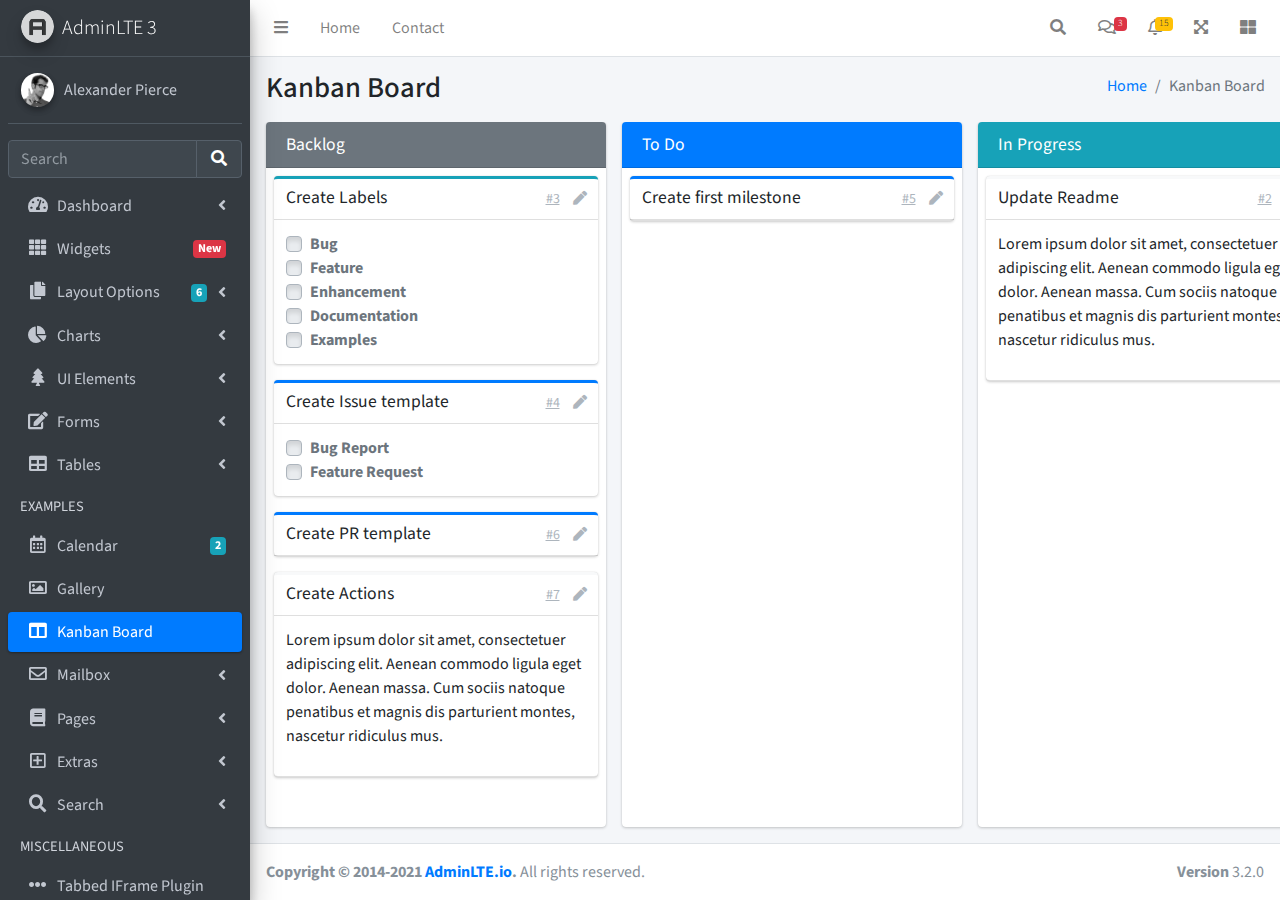
<file: pages/kanban.html>
<!DOCTYPE html>
<html lang="en">
<head>
  <meta charset="utf-8">
  <meta name="viewport" content="width=device-width, initial-scale=1">
  <title>AdminLTE 3 | Kanban Board</title>

  <!-- Google Font: Source Sans Pro -->
  <link rel="stylesheet" href="https://fonts.googleapis.com/css?family=Source+Sans+Pro:300,400,400i,700&display=fallback">
  <!-- Font Awesome -->
  <link rel="stylesheet" href="../plugins/fontawesome-free/css/all.min.css">
  <!-- Ekko Lightbox -->
  <link rel="stylesheet" href="../plugins/ekko-lightbox/ekko-lightbox.css">
  <!-- Theme style -->
  <link rel="stylesheet" href="../dist/css/adminlte.min.css">
  <!-- overlayScrollbars -->
  <link rel="stylesheet" href="../plugins/overlayScrollbars/css/OverlayScrollbars.min.css">
</head>
<body class="hold-transition sidebar-mini layout-fixed">
<div class="wrapper">
  <!-- Navbar -->
  <nav class="main-header navbar navbar-expand navbar-white navbar-light">
    <!-- Left navbar links -->
    <ul class="navbar-nav">
      <li class="nav-item">
        <a class="nav-link" data-widget="pushmenu" href="#" role="button"><i class="fas fa-bars"></i></a>
      </li>
      <li class="nav-item d-none d-sm-inline-block">
        <a href="../index3.html" class="nav-link">Home</a>
      </li>
      <li class="nav-item d-none d-sm-inline-block">
        <a href="#" class="nav-link">Contact</a>
      </li>
    </ul>

    <!-- Right navbar links -->
    <ul class="navbar-nav ml-auto">
      <!-- Navbar Search -->
      <li class="nav-item">
        <a class="nav-link" data-widget="navbar-search" href="#" role="button">
          <i class="fas fa-search"></i>
        </a>
        <div class="navbar-search-block">
          <form class="form-inline">
            <div class="input-group input-group-sm">
              <input class="form-control form-control-navbar" type="search" placeholder="Search" aria-label="Search">
              <div class="input-group-append">
                <button class="btn btn-navbar" type="submit">
                  <i class="fas fa-search"></i>
                </button>
                <button class="btn btn-navbar" type="button" data-widget="navbar-search">
                  <i class="fas fa-times"></i>
                </button>
              </div>
            </div>
          </form>
        </div>
      </li>

      <!-- Messages Dropdown Menu -->
      <li class="nav-item dropdown">
        <a class="nav-link" data-toggle="dropdown" href="#">
          <i class="far fa-comments"></i>
          <span class="badge badge-danger navbar-badge">3</span>
        </a>
        <div class="dropdown-menu dropdown-menu-lg dropdown-menu-right">
          <a href="#" class="dropdown-item">
            <!-- Message Start -->
            <div class="media">
              <img src="../dist/img/user1-128x128.jpg" alt="User Avatar" class="img-size-50 mr-3 img-circle">
              <div class="media-body">
                <h3 class="dropdown-item-title">
                  Brad Diesel
                  <span class="float-right text-sm text-danger"><i class="fas fa-star"></i></span>
                </h3>
                <p class="text-sm">Call me whenever you can...</p>
                <p class="text-sm text-muted"><i class="far fa-clock mr-1"></i> 4 Hours Ago</p>
              </div>
            </div>
            <!-- Message End -->
          </a>
          <div class="dropdown-divider"></div>
          <a href="#" class="dropdown-item">
            <!-- Message Start -->
            <div class="media">
              <img src="../dist/img/user8-128x128.jpg" alt="User Avatar" class="img-size-50 img-circle mr-3">
              <div class="media-body">
                <h3 class="dropdown-item-title">
                  John Pierce
                  <span class="float-right text-sm text-muted"><i class="fas fa-star"></i></span>
                </h3>
                <p class="text-sm">I got your message bro</p>
                <p class="text-sm text-muted"><i class="far fa-clock mr-1"></i> 4 Hours Ago</p>
              </div>
            </div>
            <!-- Message End -->
          </a>
          <div class="dropdown-divider"></div>
          <a href="#" class="dropdown-item">
            <!-- Message Start -->
            <div class="media">
              <img src="../dist/img/user3-128x128.jpg" alt="User Avatar" class="img-size-50 img-circle mr-3">
              <div class="media-body">
                <h3 class="dropdown-item-title">
                  Nora Silvester
                  <span class="float-right text-sm text-warning"><i class="fas fa-star"></i></span>
                </h3>
                <p class="text-sm">The subject goes here</p>
                <p class="text-sm text-muted"><i class="far fa-clock mr-1"></i> 4 Hours Ago</p>
              </div>
            </div>
            <!-- Message End -->
          </a>
          <div class="dropdown-divider"></div>
          <a href="#" class="dropdown-item dropdown-footer">See All Messages</a>
        </div>
      </li>
      <!-- Notifications Dropdown Menu -->
      <li class="nav-item dropdown">
        <a class="nav-link" data-toggle="dropdown" href="#">
          <i class="far fa-bell"></i>
          <span class="badge badge-warning navbar-badge">15</span>
        </a>
        <div class="dropdown-menu dropdown-menu-lg dropdown-menu-right">
          <span class="dropdown-item dropdown-header">15 Notifications</span>
          <div class="dropdown-divider"></div>
          <a href="#" class="dropdown-item">
            <i class="fas fa-envelope mr-2"></i> 4 new messages
            <span class="float-right text-muted text-sm">3 mins</span>
          </a>
          <div class="dropdown-divider"></div>
          <a href="#" class="dropdown-item">
            <i class="fas fa-users mr-2"></i> 8 friend requests
            <span class="float-right text-muted text-sm">12 hours</span>
          </a>
          <div class="dropdown-divider"></div>
          <a href="#" class="dropdown-item">
            <i class="fas fa-file mr-2"></i> 3 new reports
            <span class="float-right text-muted text-sm">2 days</span>
          </a>
          <div class="dropdown-divider"></div>
          <a href="#" class="dropdown-item dropdown-footer">See All Notifications</a>
        </div>
      </li>
      <li class="nav-item">
        <a class="nav-link" data-widget="fullscreen" href="#" role="button">
          <i class="fas fa-expand-arrows-alt"></i>
        </a>
      </li>
      <li class="nav-item">
        <a class="nav-link" data-widget="control-sidebar" data-slide="true" href="#" role="button">
          <i class="fas fa-th-large"></i>
        </a>
      </li>
    </ul>
  </nav>
  <!-- /.navbar -->

  <!-- Main Sidebar Container -->
  <aside class="main-sidebar sidebar-dark-primary elevation-4">
    <!-- Brand Logo -->
    <a href="../index3.html" class="brand-link">
      <img src="../dist/img/AdminLTELogo.png" alt="AdminLTE Logo" class="brand-image img-circle elevation-3" style="opacity: .8">
      <span class="brand-text font-weight-light">AdminLTE 3</span>
    </a>

    <!-- Sidebar -->
    <div class="sidebar">
      <!-- Sidebar user panel (optional) -->
      <div class="user-panel mt-3 pb-3 mb-3 d-flex">
        <div class="image">
          <img src="../dist/img/user2-160x160.jpg" class="img-circle elevation-2" alt="User Image">
        </div>
        <div class="info">
          <a href="#" class="d-block">Alexander Pierce</a>
        </div>
      </div>

      <!-- SidebarSearch Form -->
      <div class="form-inline">
        <div class="input-group" data-widget="sidebar-search">
          <input class="form-control form-control-sidebar" type="search" placeholder="Search" aria-label="Search">
          <div class="input-group-append">
            <button class="btn btn-sidebar">
              <i class="fas fa-search fa-fw"></i>
            </button>
          </div>
        </div>
      </div>

      <!-- Sidebar Menu -->
      <nav class="mt-2">
        <ul class="nav nav-pills nav-sidebar flex-column" data-widget="treeview" role="menu" data-accordion="false">
          <!-- Add icons to the links using the .nav-icon class
               with font-awesome or any other icon font library -->
          <li class="nav-item">
            <a href="#" class="nav-link">
              <i class="nav-icon fas fa-tachometer-alt"></i>
              <p>
                Dashboard
                <i class="right fas fa-angle-left"></i>
              </p>
            </a>
            <ul class="nav nav-treeview">
              <li class="nav-item">
                <a href="../index.html" class="nav-link">
                  <i class="far fa-circle nav-icon"></i>
                  <p>Dashboard v1</p>
                </a>
              </li>
              <li class="nav-item">
                <a href="../index2.html" class="nav-link">
                  <i class="far fa-circle nav-icon"></i>
                  <p>Dashboard v2</p>
                </a>
              </li>
              <li class="nav-item">
                <a href="../index3.html" class="nav-link">
                  <i class="far fa-circle nav-icon"></i>
                  <p>Dashboard v3</p>
                </a>
              </li>
            </ul>
          </li>
          <li class="nav-item">
            <a href="widgets.html" class="nav-link">
              <i class="nav-icon fas fa-th"></i>
              <p>
                Widgets
                <span class="right badge badge-danger">New</span>
              </p>
            </a>
          </li>
          <li class="nav-item">
            <a href="#" class="nav-link">
              <i class="nav-icon fas fa-copy"></i>
              <p>
                Layout Options
                <i class="fas fa-angle-left right"></i>
                <span class="badge badge-info right">6</span>
              </p>
            </a>
            <ul class="nav nav-treeview">
              <li class="nav-item">
                <a href="layout/top-nav.html" class="nav-link">
                  <i class="far fa-circle nav-icon"></i>
                  <p>Top Navigation</p>
                </a>
              </li>
              <li class="nav-item">
                <a href="layout/top-nav-sidebar.html" class="nav-link">
                  <i class="far fa-circle nav-icon"></i>
                  <p>Top Navigation + Sidebar</p>
                </a>
              </li>
              <li class="nav-item">
                <a href="layout/boxed.html" class="nav-link">
                  <i class="far fa-circle nav-icon"></i>
                  <p>Boxed</p>
                </a>
              </li>
              <li class="nav-item">
                <a href="layout/fixed-sidebar.html" class="nav-link">
                  <i class="far fa-circle nav-icon"></i>
                  <p>Fixed Sidebar</p>
                </a>
              </li>
              <li class="nav-item">
                <a href="layout/fixed-sidebar-custom.html" class="nav-link">
                  <i class="far fa-circle nav-icon"></i>
                  <p>Fixed Sidebar <small>+ Custom Area</small></p>
                </a>
              </li>
              <li class="nav-item">
                <a href="layout/fixed-topnav.html" class="nav-link">
                  <i class="far fa-circle nav-icon"></i>
                  <p>Fixed Navbar</p>
                </a>
              </li>
              <li class="nav-item">
                <a href="layout/fixed-footer.html" class="nav-link">
                  <i class="far fa-circle nav-icon"></i>
                  <p>Fixed Footer</p>
                </a>
              </li>
              <li class="nav-item">
                <a href="layout/collapsed-sidebar.html" class="nav-link">
                  <i class="far fa-circle nav-icon"></i>
                  <p>Collapsed Sidebar</p>
                </a>
              </li>
            </ul>
          </li>
          <li class="nav-item">
            <a href="#" class="nav-link">
              <i class="nav-icon fas fa-chart-pie"></i>
              <p>
                Charts
                <i class="right fas fa-angle-left"></i>
              </p>
            </a>
            <ul class="nav nav-treeview">
              <li class="nav-item">
                <a href="charts/chartjs.html" class="nav-link">
                  <i class="far fa-circle nav-icon"></i>
                  <p>ChartJS</p>
                </a>
              </li>
              <li class="nav-item">
                <a href="charts/flot.html" class="nav-link">
                  <i class="far fa-circle nav-icon"></i>
                  <p>Flot</p>
                </a>
              </li>
              <li class="nav-item">
                <a href="charts/inline.html" class="nav-link">
                  <i class="far fa-circle nav-icon"></i>
                  <p>Inline</p>
                </a>
              </li>
              <li class="nav-item">
                <a href="charts/uplot.html" class="nav-link">
                  <i class="far fa-circle nav-icon"></i>
                  <p>uPlot</p>
                </a>
              </li>
            </ul>
          </li>
          <li class="nav-item">
            <a href="#" class="nav-link">
              <i class="nav-icon fas fa-tree"></i>
              <p>
                UI Elements
                <i class="fas fa-angle-left right"></i>
              </p>
            </a>
            <ul class="nav nav-treeview">
              <li class="nav-item">
                <a href="UI/general.html" class="nav-link">
                  <i class="far fa-circle nav-icon"></i>
                  <p>General</p>
                </a>
              </li>
              <li class="nav-item">
                <a href="UI/icons.html" class="nav-link">
                  <i class="far fa-circle nav-icon"></i>
                  <p>Icons</p>
                </a>
              </li>
              <li class="nav-item">
                <a href="UI/buttons.html" class="nav-link">
                  <i class="far fa-circle nav-icon"></i>
                  <p>Buttons</p>
                </a>
              </li>
              <li class="nav-item">
                <a href="UI/sliders.html" class="nav-link">
                  <i class="far fa-circle nav-icon"></i>
                  <p>Sliders</p>
                </a>
              </li>
              <li class="nav-item">
                <a href="UI/modals.html" class="nav-link">
                  <i class="far fa-circle nav-icon"></i>
                  <p>Modals & Alerts</p>
                </a>
              </li>
              <li class="nav-item">
                <a href="UI/navbar.html" class="nav-link">
                  <i class="far fa-circle nav-icon"></i>
                  <p>Navbar & Tabs</p>
                </a>
              </li>
              <li class="nav-item">
                <a href="UI/timeline.html" class="nav-link">
                  <i class="far fa-circle nav-icon"></i>
                  <p>Timeline</p>
                </a>
              </li>
              <li class="nav-item">
                <a href="UI/ribbons.html" class="nav-link">
                  <i class="far fa-circle nav-icon"></i>
                  <p>Ribbons</p>
                </a>
              </li>
            </ul>
          </li>
          <li class="nav-item">
            <a href="#" class="nav-link">
              <i class="nav-icon fas fa-edit"></i>
              <p>
                Forms
                <i class="fas fa-angle-left right"></i>
              </p>
            </a>
            <ul class="nav nav-treeview">
              <li class="nav-item">
                <a href="forms/general.html" class="nav-link">
                  <i class="far fa-circle nav-icon"></i>
                  <p>General Elements</p>
                </a>
              </li>
              <li class="nav-item">
                <a href="forms/advanced.html" class="nav-link">
                  <i class="far fa-circle nav-icon"></i>
                  <p>Advanced Elements</p>
                </a>
              </li>
              <li class="nav-item">
                <a href="forms/editors.html" class="nav-link">
                  <i class="far fa-circle nav-icon"></i>
                  <p>Editors</p>
                </a>
              </li>
              <li class="nav-item">
                <a href="forms/validation.html" class="nav-link">
                  <i class="far fa-circle nav-icon"></i>
                  <p>Validation</p>
                </a>
              </li>
            </ul>
          </li>
          <li class="nav-item">
            <a href="#" class="nav-link">
              <i class="nav-icon fas fa-table"></i>
              <p>
                Tables
                <i class="fas fa-angle-left right"></i>
              </p>
            </a>
            <ul class="nav nav-treeview">
              <li class="nav-item">
                <a href="tables/simple.html" class="nav-link">
                  <i class="far fa-circle nav-icon"></i>
                  <p>Simple Tables</p>
                </a>
              </li>
              <li class="nav-item">
                <a href="tables/data.html" class="nav-link">
                  <i class="far fa-circle nav-icon"></i>
                  <p>DataTables</p>
                </a>
              </li>
              <li class="nav-item">
                <a href="tables/jsgrid.html" class="nav-link">
                  <i class="far fa-circle nav-icon"></i>
                  <p>jsGrid</p>
                </a>
              </li>
            </ul>
          </li>
          <li class="nav-header">EXAMPLES</li>
          <li class="nav-item">
            <a href="calendar.html" class="nav-link">
              <i class="nav-icon far fa-calendar-alt"></i>
              <p>
                Calendar
                <span class="badge badge-info right">2</span>
              </p>
            </a>
          </li>
          <li class="nav-item">
            <a href="gallery.html" class="nav-link">
              <i class="nav-icon far fa-image"></i>
              <p>
                Gallery
              </p>
            </a>
          </li>
          <li class="nav-item">
            <a href="kanban.html" class="nav-link active">
              <i class="nav-icon fas fa-columns"></i>
              <p>
                Kanban Board
              </p>
            </a>
          </li>
          <li class="nav-item">
            <a href="#" class="nav-link">
              <i class="nav-icon far fa-envelope"></i>
              <p>
                Mailbox
                <i class="fas fa-angle-left right"></i>
              </p>
            </a>
            <ul class="nav nav-treeview">
              <li class="nav-item">
                <a href="mailbox/mailbox.html" class="nav-link">
                  <i class="far fa-circle nav-icon"></i>
                  <p>Inbox</p>
                </a>
              </li>
              <li class="nav-item">
                <a href="mailbox/compose.html" class="nav-link">
                  <i class="far fa-circle nav-icon"></i>
                  <p>Compose</p>
                </a>
              </li>
              <li class="nav-item">
                <a href="mailbox/read-mail.html" class="nav-link">
                  <i class="far fa-circle nav-icon"></i>
                  <p>Read</p>
                </a>
              </li>
            </ul>
          </li>
          <li class="nav-item">
            <a href="#" class="nav-link">
              <i class="nav-icon fas fa-book"></i>
              <p>
                Pages
                <i class="fas fa-angle-left right"></i>
              </p>
            </a>
            <ul class="nav nav-treeview">
              <li class="nav-item">
                <a href="examples/invoice.html" class="nav-link">
                  <i class="far fa-circle nav-icon"></i>
                  <p>Invoice</p>
                </a>
              </li>
              <li class="nav-item">
                <a href="examples/profile.html" class="nav-link">
                  <i class="far fa-circle nav-icon"></i>
                  <p>Profile</p>
                </a>
              </li>
              <li class="nav-item">
                <a href="examples/e-commerce.html" class="nav-link">
                  <i class="far fa-circle nav-icon"></i>
                  <p>E-commerce</p>
                </a>
              </li>
              <li class="nav-item">
                <a href="examples/projects.html" class="nav-link">
                  <i class="far fa-circle nav-icon"></i>
                  <p>Projects</p>
                </a>
              </li>
              <li class="nav-item">
                <a href="examples/project-add.html" class="nav-link">
                  <i class="far fa-circle nav-icon"></i>
                  <p>Project Add</p>
                </a>
              </li>
              <li class="nav-item">
                <a href="examples/project-edit.html" class="nav-link">
                  <i class="far fa-circle nav-icon"></i>
                  <p>Project Edit</p>
                </a>
              </li>
              <li class="nav-item">
                <a href="examples/project-detail.html" class="nav-link">
                  <i class="far fa-circle nav-icon"></i>
                  <p>Project Detail</p>
                </a>
              </li>
              <li class="nav-item">
                <a href="examples/contacts.html" class="nav-link">
                  <i class="far fa-circle nav-icon"></i>
                  <p>Contacts</p>
                </a>
              </li>
              <li class="nav-item">
                <a href="examples/faq.html" class="nav-link">
                  <i class="far fa-circle nav-icon"></i>
                  <p>FAQ</p>
                </a>
              </li>
              <li class="nav-item">
                <a href="examples/contact-us.html" class="nav-link">
                  <i class="far fa-circle nav-icon"></i>
                  <p>Contact us</p>
                </a>
              </li>
            </ul>
          </li>
          <li class="nav-item">
            <a href="#" class="nav-link">
              <i class="nav-icon far fa-plus-square"></i>
              <p>
                Extras
                <i class="fas fa-angle-left right"></i>
              </p>
            </a>
            <ul class="nav nav-treeview">
              <li class="nav-item">
                <a href="#" class="nav-link">
                  <i class="far fa-circle nav-icon"></i>
                  <p>
                    Login & Register v1
                    <i class="fas fa-angle-left right"></i>
                  </p>
                </a>
                <ul class="nav nav-treeview">
                  <li class="nav-item">
                    <a href="examples/login.html" class="nav-link">
                      <i class="far fa-circle nav-icon"></i>
                      <p>Login v1</p>
                    </a>
                  </li>
                  <li class="nav-item">
                    <a href="examples/register.html" class="nav-link">
                      <i class="far fa-circle nav-icon"></i>
                      <p>Register v1</p>
                    </a>
                  </li>
                  <li class="nav-item">
                    <a href="examples/forgot-password.html" class="nav-link">
                      <i class="far fa-circle nav-icon"></i>
                      <p>Forgot Password v1</p>
                    </a>
                  </li>
                  <li class="nav-item">
                    <a href="examples/recover-password.html" class="nav-link">
                      <i class="far fa-circle nav-icon"></i>
                      <p>Recover Password v1</p>
                    </a>
                  </li>
                </ul>
              </li>
              <li class="nav-item">
                <a href="#" class="nav-link">
                  <i class="far fa-circle nav-icon"></i>
                  <p>
                    Login & Register v2
                    <i class="fas fa-angle-left right"></i>
                  </p>
                </a>
                <ul class="nav nav-treeview">
                  <li class="nav-item">
                    <a href="examples/login-v2.html" class="nav-link">
                      <i class="far fa-circle nav-icon"></i>
                      <p>Login v2</p>
                    </a>
                  </li>
                  <li class="nav-item">
                    <a href="examples/register-v2.html" class="nav-link">
                      <i class="far fa-circle nav-icon"></i>
                      <p>Register v2</p>
                    </a>
                  </li>
                  <li class="nav-item">
                    <a href="examples/forgot-password-v2.html" class="nav-link">
                      <i class="far fa-circle nav-icon"></i>
                      <p>Forgot Password v2</p>
                    </a>
                  </li>
                  <li class="nav-item">
                    <a href="examples/recover-password-v2.html" class="nav-link">
                      <i class="far fa-circle nav-icon"></i>
                      <p>Recover Password v2</p>
                    </a>
                  </li>
                </ul>
              </li>
              <li class="nav-item">
                <a href="examples/lockscreen.html" class="nav-link">
                  <i class="far fa-circle nav-icon"></i>
                  <p>Lockscreen</p>
                </a>
              </li>
              <li class="nav-item">
                <a href="examples/legacy-user-menu.html" class="nav-link">
                  <i class="far fa-circle nav-icon"></i>
                  <p>Legacy User Menu</p>
                </a>
              </li>
              <li class="nav-item">
                <a href="examples/language-menu.html" class="nav-link">
                  <i class="far fa-circle nav-icon"></i>
                  <p>Language Menu</p>
                </a>
              </li>
              <li class="nav-item">
                <a href="examples/404.html" class="nav-link">
                  <i class="far fa-circle nav-icon"></i>
                  <p>Error 404</p>
                </a>
              </li>
              <li class="nav-item">
                <a href="examples/500.html" class="nav-link">
                  <i class="far fa-circle nav-icon"></i>
                  <p>Error 500</p>
                </a>
              </li>
              <li class="nav-item">
                <a href="examples/pace.html" class="nav-link">
                  <i class="far fa-circle nav-icon"></i>
                  <p>Pace</p>
                </a>
              </li>
              <li class="nav-item">
                <a href="examples/blank.html" class="nav-link">
                  <i class="far fa-circle nav-icon"></i>
                  <p>Blank Page</p>
                </a>
              </li>
              <li class="nav-item">
                <a href="../starter.html" class="nav-link">
                  <i class="far fa-circle nav-icon"></i>
                  <p>Starter Page</p>
                </a>
              </li>
            </ul>
          </li>
          <li class="nav-item">
            <a href="#" class="nav-link">
              <i class="nav-icon fas fa-search"></i>
              <p>
                Search
                <i class="fas fa-angle-left right"></i>
              </p>
            </a>
            <ul class="nav nav-treeview">
              <li class="nav-item">
                <a href="search/simple.html" class="nav-link">
                  <i class="far fa-circle nav-icon"></i>
                  <p>Simple Search</p>
                </a>
              </li>
              <li class="nav-item">
                <a href="search/enhanced.html" class="nav-link">
                  <i class="far fa-circle nav-icon"></i>
                  <p>Enhanced</p>
                </a>
              </li>
            </ul>
          </li>
          <li class="nav-header">MISCELLANEOUS</li>
          <li class="nav-item">
            <a href="../iframe.html" class="nav-link">
              <i class="nav-icon fas fa-ellipsis-h"></i>
              <p>Tabbed IFrame Plugin</p>
            </a>
          </li>
          <li class="nav-item">
            <a href="https://adminlte.io/docs/3.1/" class="nav-link">
              <i class="nav-icon fas fa-file"></i>
              <p>Documentation</p>
            </a>
          </li>
          <li class="nav-header">MULTI LEVEL EXAMPLE</li>
          <li class="nav-item">
            <a href="#" class="nav-link">
              <i class="fas fa-circle nav-icon"></i>
              <p>Level 1</p>
            </a>
          </li>
          <li class="nav-item">
            <a href="#" class="nav-link">
              <i class="nav-icon fas fa-circle"></i>
              <p>
                Level 1
                <i class="right fas fa-angle-left"></i>
              </p>
            </a>
            <ul class="nav nav-treeview">
              <li class="nav-item">
                <a href="#" class="nav-link">
                  <i class="far fa-circle nav-icon"></i>
                  <p>Level 2</p>
                </a>
              </li>
              <li class="nav-item">
                <a href="#" class="nav-link">
                  <i class="far fa-circle nav-icon"></i>
                  <p>
                    Level 2
                    <i class="right fas fa-angle-left"></i>
                  </p>
                </a>
                <ul class="nav nav-treeview">
                  <li class="nav-item">
                    <a href="#" class="nav-link">
                      <i class="far fa-dot-circle nav-icon"></i>
                      <p>Level 3</p>
                    </a>
                  </li>
                  <li class="nav-item">
                    <a href="#" class="nav-link">
                      <i class="far fa-dot-circle nav-icon"></i>
                      <p>Level 3</p>
                    </a>
                  </li>
                  <li class="nav-item">
                    <a href="#" class="nav-link">
                      <i class="far fa-dot-circle nav-icon"></i>
                      <p>Level 3</p>
                    </a>
                  </li>
                </ul>
              </li>
              <li class="nav-item">
                <a href="#" class="nav-link">
                  <i class="far fa-circle nav-icon"></i>
                  <p>Level 2</p>
                </a>
              </li>
            </ul>
          </li>
          <li class="nav-item">
            <a href="#" class="nav-link">
              <i class="fas fa-circle nav-icon"></i>
              <p>Level 1</p>
            </a>
          </li>
          <li class="nav-header">LABELS</li>
          <li class="nav-item">
            <a href="#" class="nav-link">
              <i class="nav-icon far fa-circle text-danger"></i>
              <p class="text">Important</p>
            </a>
          </li>
          <li class="nav-item">
            <a href="#" class="nav-link">
              <i class="nav-icon far fa-circle text-warning"></i>
              <p>Warning</p>
            </a>
          </li>
          <li class="nav-item">
            <a href="#" class="nav-link">
              <i class="nav-icon far fa-circle text-info"></i>
              <p>Informational</p>
            </a>
          </li>
        </ul>
      </nav>
      <!-- /.sidebar-menu -->
    </div>
    <!-- /.sidebar -->
  </aside>

  <!-- Content Wrapper. Contains page content -->
  <div class="content-wrapper kanban">
    <section class="content-header">
      <div class="container-fluid">
        <div class="row">
          <div class="col-sm-6">
            <h1>Kanban Board</h1>
          </div>
          <div class="col-sm-6 d-none d-sm-block">
            <ol class="breadcrumb float-sm-right">
              <li class="breadcrumb-item"><a href="#">Home</a></li>
              <li class="breadcrumb-item active">Kanban Board</li>
            </ol>
          </div>
        </div>
      </div>
    </section>

    <section class="content pb-3">
      <div class="container-fluid h-100">
        <div class="card card-row card-secondary">
          <div class="card-header">
            <h3 class="card-title">
              Backlog
            </h3>
          </div>
          <div class="card-body">
            <div class="card card-info card-outline">
              <div class="card-header">
                <h5 class="card-title">Create Labels</h5>
                <div class="card-tools">
                  <a href="#" class="btn btn-tool btn-link">#3</a>
                  <a href="#" class="btn btn-tool">
                    <i class="fas fa-pen"></i>
                  </a>
                </div>
              </div>
              <div class="card-body">
                <div class="custom-control custom-checkbox">
                  <input class="custom-control-input" type="checkbox" id="customCheckbox1" disabled>
                  <label for="customCheckbox1" class="custom-control-label">Bug</label>
                </div>
                <div class="custom-control custom-checkbox">
                  <input class="custom-control-input" type="checkbox" id="customCheckbox2" disabled>
                  <label for="customCheckbox2" class="custom-control-label">Feature</label>
                </div>
                <div class="custom-control custom-checkbox">
                  <input class="custom-control-input" type="checkbox" id="customCheckbox3" disabled>
                  <label for="customCheckbox3" class="custom-control-label">Enhancement</label>
                </div>
                <div class="custom-control custom-checkbox">
                  <input class="custom-control-input" type="checkbox" id="customCheckbox4" disabled>
                  <label for="customCheckbox4" class="custom-control-label">Documentation</label>
                </div>
                <div class="custom-control custom-checkbox">
                  <input class="custom-control-input" type="checkbox" id="customCheckbox5" disabled>
                  <label for="customCheckbox5" class="custom-control-label">Examples</label>
                </div>
              </div>
            </div>
            <div class="card card-primary card-outline">
              <div class="card-header">
                <h5 class="card-title">Create Issue template</h5>
                <div class="card-tools">
                  <a href="#" class="btn btn-tool btn-link">#4</a>
                  <a href="#" class="btn btn-tool">
                    <i class="fas fa-pen"></i>
                  </a>
                </div>
              </div>
              <div class="card-body">
                <div class="custom-control custom-checkbox">
                  <input class="custom-control-input" type="checkbox" id="customCheckbox1_1" disabled>
                  <label for="customCheckbox1_1" class="custom-control-label">Bug Report</label>
                </div>
                <div class="custom-control custom-checkbox">
                  <input class="custom-control-input" type="checkbox" id="customCheckbox1_2" disabled>
                  <label for="customCheckbox1_2" class="custom-control-label">Feature Request</label>
                </div>
              </div>
            </div>
            <div class="card card-primary card-outline">
              <div class="card-header">
                <h5 class="card-title">Create PR template</h5>
                <div class="card-tools">
                  <a href="#" class="btn btn-tool btn-link">#6</a>
                  <a href="#" class="btn btn-tool">
                    <i class="fas fa-pen"></i>
                  </a>
                </div>
              </div>
            </div>
            <div class="card card-light card-outline">
              <div class="card-header">
                <h5 class="card-title">Create Actions</h5>
                <div class="card-tools">
                  <a href="#" class="btn btn-tool btn-link">#7</a>
                  <a href="#" class="btn btn-tool">
                    <i class="fas fa-pen"></i>
                  </a>
                </div>

              </div>
              <div class="card-body">
                <p>
                  Lorem ipsum dolor sit amet, consectetuer adipiscing elit.
                  Aenean commodo ligula eget dolor. Aenean massa.
                  Cum sociis natoque penatibus et magnis dis parturient montes,
                  nascetur ridiculus mus.
                </p>
              </div>
            </div>
          </div>
        </div>
        <div class="card card-row card-primary">
          <div class="card-header">
            <h3 class="card-title">
              To Do
            </h3>
          </div>
          <div class="card-body">
            <div class="card card-primary card-outline">
              <div class="card-header">
                <h5 class="card-title">Create first milestone</h5>
                <div class="card-tools">
                  <a href="#" class="btn btn-tool btn-link">#5</a>
                  <a href="#" class="btn btn-tool">
                    <i class="fas fa-pen"></i>
                  </a>
                </div>
              </div>
            </div>
          </div>
        </div>
        <div class="card card-row card-default">
          <div class="card-header bg-info">
            <h3 class="card-title">
              In Progress
            </h3>
          </div>
          <div class="card-body">
            <div class="card card-light card-outline">
              <div class="card-header">
                <h5 class="card-title">Update Readme</h5>
                <div class="card-tools">
                  <a href="#" class="btn btn-tool btn-link">#2</a>
                  <a href="#" class="btn btn-tool">
                    <i class="fas fa-pen"></i>
                  </a>
                </div>
              </div>
              <div class="card-body">
                <p>
                  Lorem ipsum dolor sit amet, consectetuer adipiscing elit.
                  Aenean commodo ligula eget dolor. Aenean massa.
                  Cum sociis natoque penatibus et magnis dis parturient montes,
                  nascetur ridiculus mus.
                </p>
              </div>
            </div>
          </div>
        </div>
        <div class="card card-row card-success">
          <div class="card-header">
            <h3 class="card-title">
              Done
            </h3>
          </div>
          <div class="card-body">
            <div class="card card-primary card-outline">
              <div class="card-header">
                <h5 class="card-title">Create repo</h5>
                <div class="card-tools">
                  <a href="#" class="btn btn-tool btn-link">#1</a>
                  <a href="#" class="btn btn-tool">
                    <i class="fas fa-pen"></i>
                  </a>
                </div>
              </div>
            </div>
          </div>
        </div>
      </div>
    </section>
  </div>

  <footer class="main-footer">
    <div class="float-right d-none d-sm-block">
      <b>Version</b> 3.2.0
    </div>
    <strong>Copyright &copy; 2014-2021 <a href="https://adminlte.io">AdminLTE.io</a>.</strong> All rights reserved.
  </footer>

  <!-- Control Sidebar -->
  <aside class="control-sidebar control-sidebar-dark">
    <!-- Control sidebar content goes here -->
  </aside>
  <!-- /.control-sidebar -->
</div>
<!-- ./wrapper -->

<!-- jQuery -->
<script src="../plugins/jquery/jquery.min.js"></script>
<!-- Bootstrap -->
<script src="../plugins/bootstrap/js/bootstrap.bundle.min.js"></script>
<!-- Ekko Lightbox -->
<script src="../plugins/ekko-lightbox/ekko-lightbox.min.js"></script>
<!-- overlayScrollbars -->
<script src="../plugins/overlayScrollbars/js/jquery.overlayScrollbars.min.js"></script>
<!-- AdminLTE App -->
<script src="../dist/js/adminlte.min.js"></script>
<!-- Filterizr-->
<script src="../plugins/filterizr/jquery.filterizr.min.js"></script>
<!-- AdminLTE for demo purposes -->
<script src="../dist/js/demo.js"></script>
<!-- Page specific script -->
<script>
  $(function () {

  })
</script>
</body>
</html>
</file>
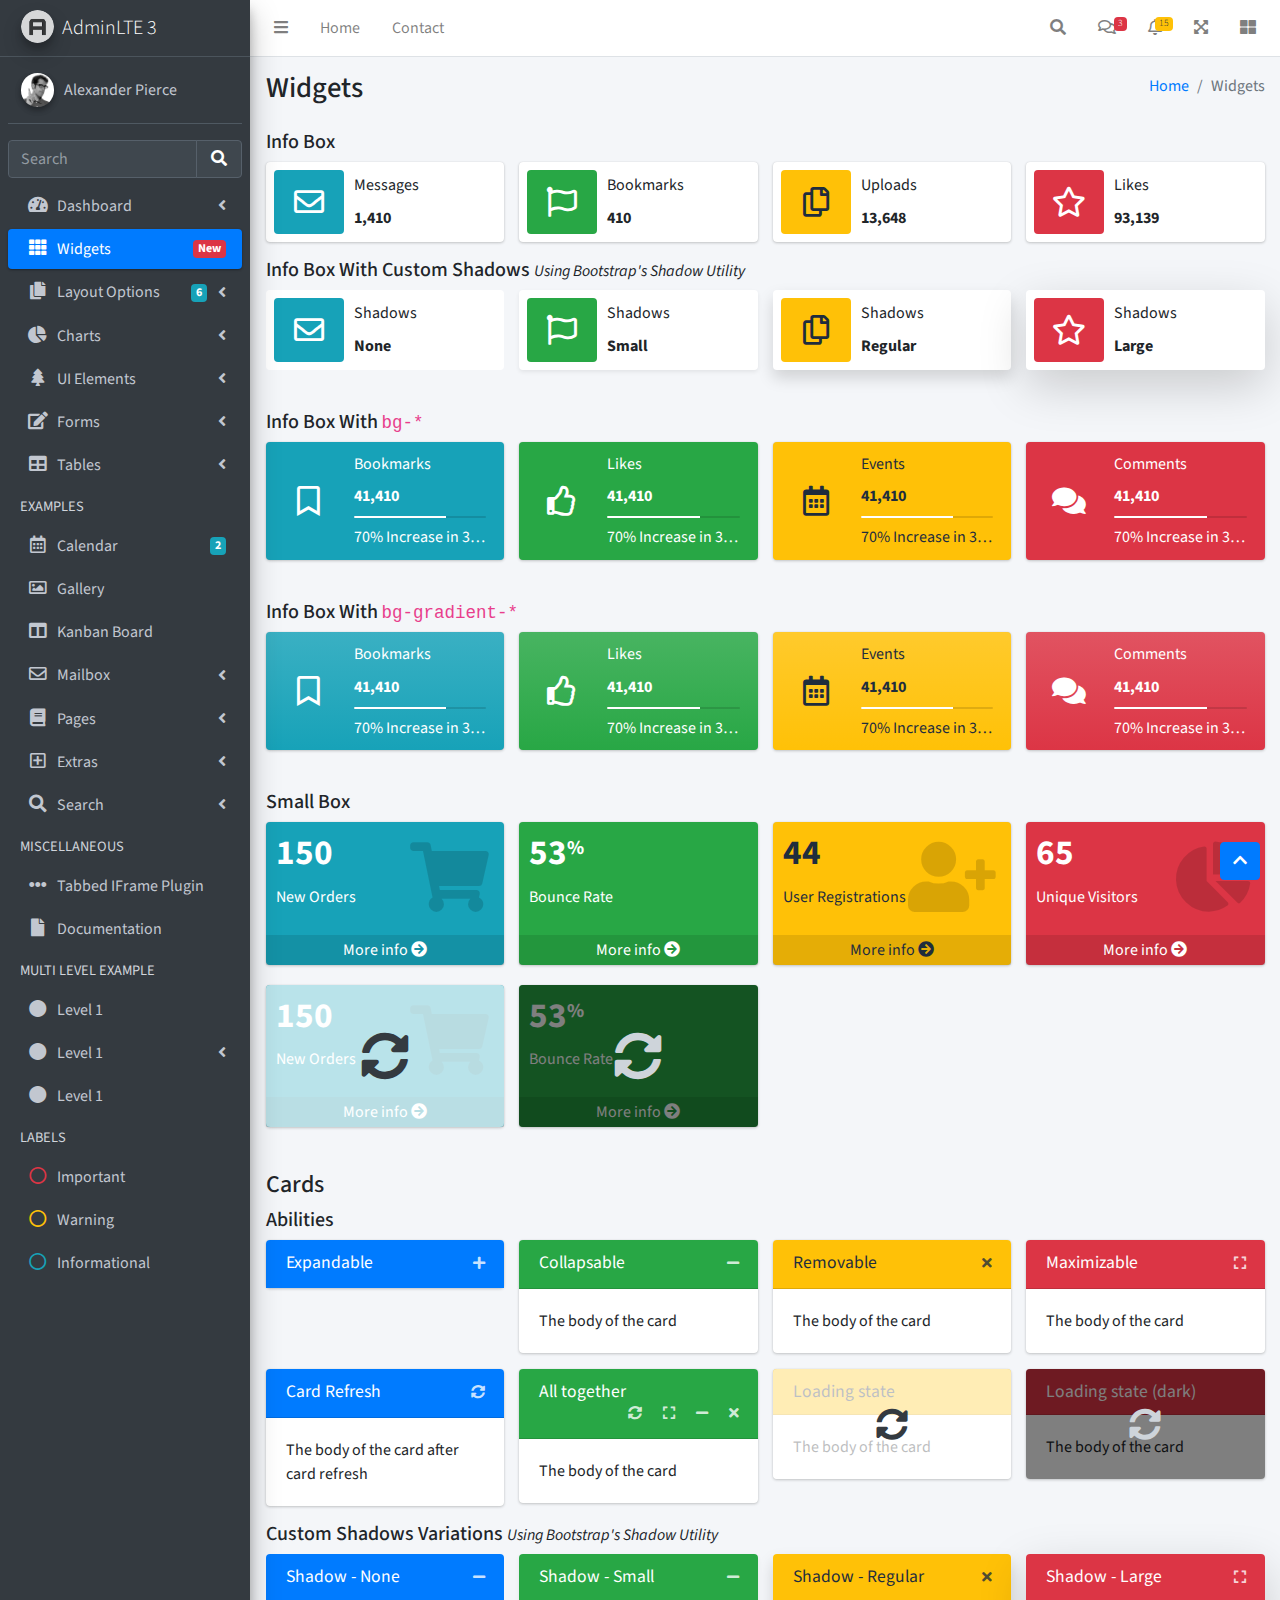
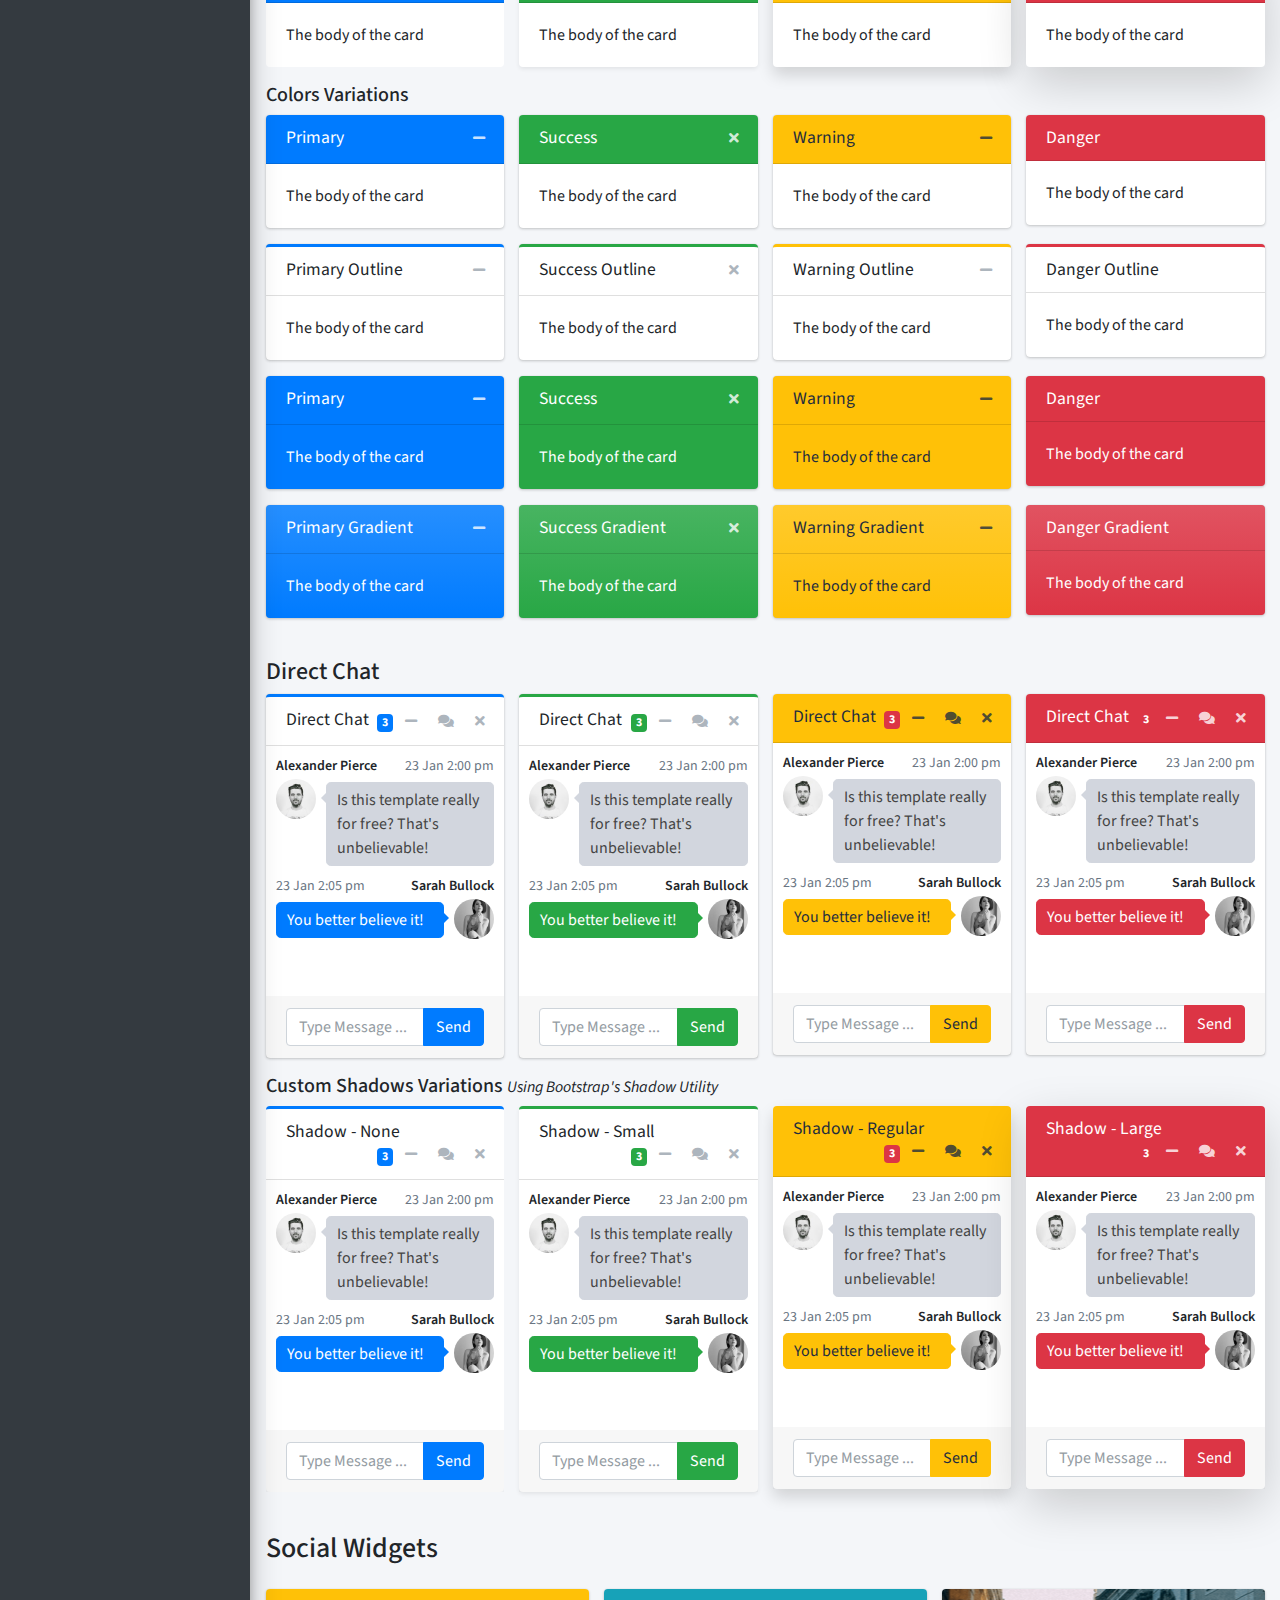
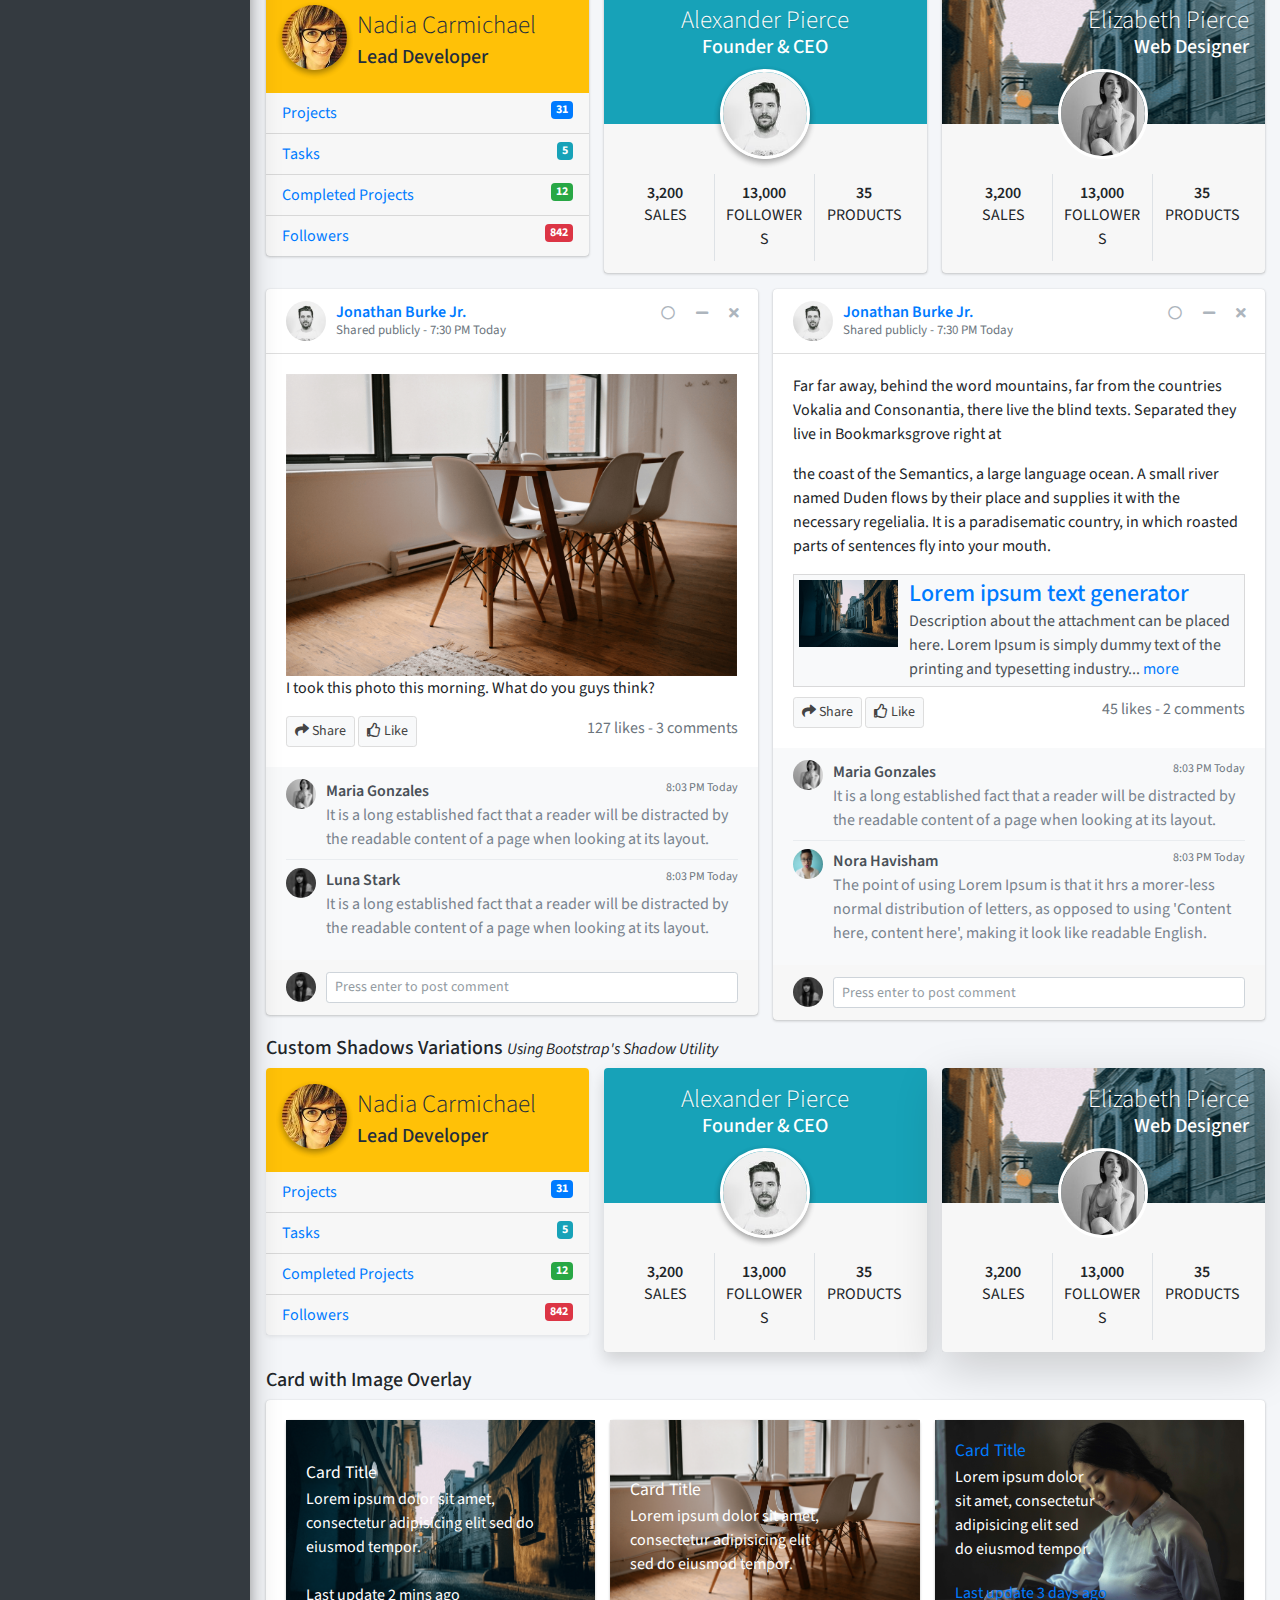
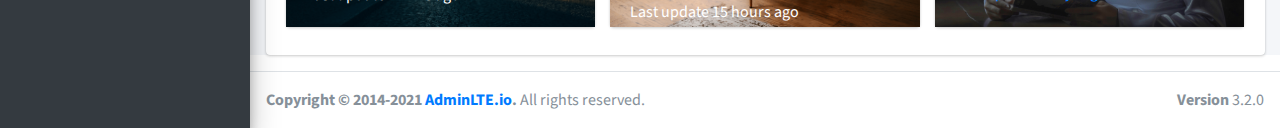
<file: pages/widgets.html>
<!DOCTYPE html>
<html lang="en">
<head>
  <meta charset="utf-8">
  <meta name="viewport" content="width=device-width, initial-scale=1">
  <title>AdminLTE 3 | Widgets</title>

  <!-- Google Font: Source Sans Pro -->
  <link rel="stylesheet" href="https://fonts.googleapis.com/css?family=Source+Sans+Pro:300,400,400i,700&display=fallback">
  <!-- Font Awesome -->
  <link rel="stylesheet" href="../plugins/fontawesome-free/css/all.min.css">
  <!-- Ionicons -->
  <link rel="stylesheet" href="https://code.ionicframework.com/ionicons/2.0.1/css/ionicons.min.css">
  <!-- Theme style -->
  <link rel="stylesheet" href="../dist/css/adminlte.min.css">
</head>
<body class="hold-transition sidebar-mini">
<div class="wrapper">
  <!-- Navbar -->
  <nav class="main-header navbar navbar-expand navbar-white navbar-light">
    <!-- Left navbar links -->
    <ul class="navbar-nav">
      <li class="nav-item">
        <a class="nav-link" data-widget="pushmenu" href="#" role="button"><i class="fas fa-bars"></i></a>
      </li>
      <li class="nav-item d-none d-sm-inline-block">
        <a href="../index3.html" class="nav-link">Home</a>
      </li>
      <li class="nav-item d-none d-sm-inline-block">
        <a href="#" class="nav-link">Contact</a>
      </li>
    </ul>

    <!-- Right navbar links -->
    <ul class="navbar-nav ml-auto">
      <!-- Navbar Search -->
      <li class="nav-item">
        <a class="nav-link" data-widget="navbar-search" href="#" role="button">
          <i class="fas fa-search"></i>
        </a>
        <div class="navbar-search-block">
          <form class="form-inline">
            <div class="input-group input-group-sm">
              <input class="form-control form-control-navbar" type="search" placeholder="Search" aria-label="Search">
              <div class="input-group-append">
                <button class="btn btn-navbar" type="submit">
                  <i class="fas fa-search"></i>
                </button>
                <button class="btn btn-navbar" type="button" data-widget="navbar-search">
                  <i class="fas fa-times"></i>
                </button>
              </div>
            </div>
          </form>
        </div>
      </li>

      <!-- Messages Dropdown Menu -->
      <li class="nav-item dropdown">
        <a class="nav-link" data-toggle="dropdown" href="#">
          <i class="far fa-comments"></i>
          <span class="badge badge-danger navbar-badge">3</span>
        </a>
        <div class="dropdown-menu dropdown-menu-lg dropdown-menu-right">
          <a href="#" class="dropdown-item">
            <!-- Message Start -->
            <div class="media">
              <img src="../dist/img/user1-128x128.jpg" alt="User Avatar" class="img-size-50 mr-3 img-circle">
              <div class="media-body">
                <h3 class="dropdown-item-title">
                  Brad Diesel
                  <span class="float-right text-sm text-danger"><i class="fas fa-star"></i></span>
                </h3>
                <p class="text-sm">Call me whenever you can...</p>
                <p class="text-sm text-muted"><i class="far fa-clock mr-1"></i> 4 Hours Ago</p>
              </div>
            </div>
            <!-- Message End -->
          </a>
          <div class="dropdown-divider"></div>
          <a href="#" class="dropdown-item">
            <!-- Message Start -->
            <div class="media">
              <img src="../dist/img/user8-128x128.jpg" alt="User Avatar" class="img-size-50 img-circle mr-3">
              <div class="media-body">
                <h3 class="dropdown-item-title">
                  John Pierce
                  <span class="float-right text-sm text-muted"><i class="fas fa-star"></i></span>
                </h3>
                <p class="text-sm">I got your message bro</p>
                <p class="text-sm text-muted"><i class="far fa-clock mr-1"></i> 4 Hours Ago</p>
              </div>
            </div>
            <!-- Message End -->
          </a>
          <div class="dropdown-divider"></div>
          <a href="#" class="dropdown-item">
            <!-- Message Start -->
            <div class="media">
              <img src="../dist/img/user3-128x128.jpg" alt="User Avatar" class="img-size-50 img-circle mr-3">
              <div class="media-body">
                <h3 class="dropdown-item-title">
                  Nora Silvester
                  <span class="float-right text-sm text-warning"><i class="fas fa-star"></i></span>
                </h3>
                <p class="text-sm">The subject goes here</p>
                <p class="text-sm text-muted"><i class="far fa-clock mr-1"></i> 4 Hours Ago</p>
              </div>
            </div>
            <!-- Message End -->
          </a>
          <div class="dropdown-divider"></div>
          <a href="#" class="dropdown-item dropdown-footer">See All Messages</a>
        </div>
      </li>
      <!-- Notifications Dropdown Menu -->
      <li class="nav-item dropdown">
        <a class="nav-link" data-toggle="dropdown" href="#">
          <i class="far fa-bell"></i>
          <span class="badge badge-warning navbar-badge">15</span>
        </a>
        <div class="dropdown-menu dropdown-menu-lg dropdown-menu-right">
          <span class="dropdown-item dropdown-header">15 Notifications</span>
          <div class="dropdown-divider"></div>
          <a href="#" class="dropdown-item">
            <i class="fas fa-envelope mr-2"></i> 4 new messages
            <span class="float-right text-muted text-sm">3 mins</span>
          </a>
          <div class="dropdown-divider"></div>
          <a href="#" class="dropdown-item">
            <i class="fas fa-users mr-2"></i> 8 friend requests
            <span class="float-right text-muted text-sm">12 hours</span>
          </a>
          <div class="dropdown-divider"></div>
          <a href="#" class="dropdown-item">
            <i class="fas fa-file mr-2"></i> 3 new reports
            <span class="float-right text-muted text-sm">2 days</span>
          </a>
          <div class="dropdown-divider"></div>
          <a href="#" class="dropdown-item dropdown-footer">See All Notifications</a>
        </div>
      </li>
      <li class="nav-item">
        <a class="nav-link" data-widget="fullscreen" href="#" role="button">
          <i class="fas fa-expand-arrows-alt"></i>
        </a>
      </li>
      <li class="nav-item">
        <a class="nav-link" data-widget="control-sidebar" data-slide="true" href="#" role="button">
          <i class="fas fa-th-large"></i>
        </a>
      </li>
    </ul>
  </nav>
  <!-- /.navbar -->

  <!-- Main Sidebar Container -->
  <aside class="main-sidebar sidebar-dark-primary elevation-4">
    <!-- Brand Logo -->
    <a href="../index3.html" class="brand-link">
      <img src="../dist/img/AdminLTELogo.png" alt="AdminLTE Logo" class="brand-image img-circle elevation-3" style="opacity: .8">
      <span class="brand-text font-weight-light">AdminLTE 3</span>
    </a>

    <!-- Sidebar -->
    <div class="sidebar">
      <!-- Sidebar user panel (optional) -->
      <div class="user-panel mt-3 pb-3 mb-3 d-flex">
        <div class="image">
          <img src="../dist/img/user2-160x160.jpg" class="img-circle elevation-2" alt="User Image">
        </div>
        <div class="info">
          <a href="#" class="d-block">Alexander Pierce</a>
        </div>
      </div>

      <!-- SidebarSearch Form -->
      <div class="form-inline">
        <div class="input-group" data-widget="sidebar-search">
          <input class="form-control form-control-sidebar" type="search" placeholder="Search" aria-label="Search">
          <div class="input-group-append">
            <button class="btn btn-sidebar">
              <i class="fas fa-search fa-fw"></i>
            </button>
          </div>
        </div>
      </div>

      <!-- Sidebar Menu -->
      <nav class="mt-2">
        <ul class="nav nav-pills nav-sidebar flex-column" data-widget="treeview" role="menu" data-accordion="false">
          <!-- Add icons to the links using the .nav-icon class
               with font-awesome or any other icon font library -->
          <li class="nav-item">
            <a href="#" class="nav-link">
              <i class="nav-icon fas fa-tachometer-alt"></i>
              <p>
                Dashboard
                <i class="right fas fa-angle-left"></i>
              </p>
            </a>
            <ul class="nav nav-treeview">
              <li class="nav-item">
                <a href="../index.html" class="nav-link">
                  <i class="far fa-circle nav-icon"></i>
                  <p>Dashboard v1</p>
                </a>
              </li>
              <li class="nav-item">
                <a href="../index2.html" class="nav-link">
                  <i class="far fa-circle nav-icon"></i>
                  <p>Dashboard v2</p>
                </a>
              </li>
              <li class="nav-item">
                <a href="../index3.html" class="nav-link">
                  <i class="far fa-circle nav-icon"></i>
                  <p>Dashboard v3</p>
                </a>
              </li>
            </ul>
          </li>
          <li class="nav-item">
            <a href="widgets.html" class="nav-link active">
              <i class="nav-icon fas fa-th"></i>
              <p>
                Widgets
                <span class="right badge badge-danger">New</span>
              </p>
            </a>
          </li>
          <li class="nav-item">
            <a href="#" class="nav-link">
              <i class="nav-icon fas fa-copy"></i>
              <p>
                Layout Options
                <i class="fas fa-angle-left right"></i>
                <span class="badge badge-info right">6</span>
              </p>
            </a>
            <ul class="nav nav-treeview">
              <li class="nav-item">
                <a href="layout/top-nav.html" class="nav-link">
                  <i class="far fa-circle nav-icon"></i>
                  <p>Top Navigation</p>
                </a>
              </li>
              <li class="nav-item">
                <a href="layout/top-nav-sidebar.html" class="nav-link">
                  <i class="far fa-circle nav-icon"></i>
                  <p>Top Navigation + Sidebar</p>
                </a>
              </li>
              <li class="nav-item">
                <a href="layout/boxed.html" class="nav-link">
                  <i class="far fa-circle nav-icon"></i>
                  <p>Boxed</p>
                </a>
              </li>
              <li class="nav-item">
                <a href="layout/fixed-sidebar.html" class="nav-link">
                  <i class="far fa-circle nav-icon"></i>
                  <p>Fixed Sidebar</p>
                </a>
              </li>
              <li class="nav-item">
                <a href="layout/fixed-sidebar-custom.html" class="nav-link">
                  <i class="far fa-circle nav-icon"></i>
                  <p>Fixed Sidebar <small>+ Custom Area</small></p>
                </a>
              </li>
              <li class="nav-item">
                <a href="layout/fixed-topnav.html" class="nav-link">
                  <i class="far fa-circle nav-icon"></i>
                  <p>Fixed Navbar</p>
                </a>
              </li>
              <li class="nav-item">
                <a href="layout/fixed-footer.html" class="nav-link">
                  <i class="far fa-circle nav-icon"></i>
                  <p>Fixed Footer</p>
                </a>
              </li>
              <li class="nav-item">
                <a href="layout/collapsed-sidebar.html" class="nav-link">
                  <i class="far fa-circle nav-icon"></i>
                  <p>Collapsed Sidebar</p>
                </a>
              </li>
            </ul>
          </li>
          <li class="nav-item">
            <a href="#" class="nav-link">
              <i class="nav-icon fas fa-chart-pie"></i>
              <p>
                Charts
                <i class="right fas fa-angle-left"></i>
              </p>
            </a>
            <ul class="nav nav-treeview">
              <li class="nav-item">
                <a href="charts/chartjs.html" class="nav-link">
                  <i class="far fa-circle nav-icon"></i>
                  <p>ChartJS</p>
                </a>
              </li>
              <li class="nav-item">
                <a href="charts/flot.html" class="nav-link">
                  <i class="far fa-circle nav-icon"></i>
                  <p>Flot</p>
                </a>
              </li>
              <li class="nav-item">
                <a href="charts/inline.html" class="nav-link">
                  <i class="far fa-circle nav-icon"></i>
                  <p>Inline</p>
                </a>
              </li>
              <li class="nav-item">
                <a href="charts/uplot.html" class="nav-link">
                  <i class="far fa-circle nav-icon"></i>
                  <p>uPlot</p>
                </a>
              </li>
            </ul>
          </li>
          <li class="nav-item">
            <a href="#" class="nav-link">
              <i class="nav-icon fas fa-tree"></i>
              <p>
                UI Elements
                <i class="fas fa-angle-left right"></i>
              </p>
            </a>
            <ul class="nav nav-treeview">
              <li class="nav-item">
                <a href="UI/general.html" class="nav-link">
                  <i class="far fa-circle nav-icon"></i>
                  <p>General</p>
                </a>
              </li>
              <li class="nav-item">
                <a href="UI/icons.html" class="nav-link">
                  <i class="far fa-circle nav-icon"></i>
                  <p>Icons</p>
                </a>
              </li>
              <li class="nav-item">
                <a href="UI/buttons.html" class="nav-link">
                  <i class="far fa-circle nav-icon"></i>
                  <p>Buttons</p>
                </a>
              </li>
              <li class="nav-item">
                <a href="UI/sliders.html" class="nav-link">
                  <i class="far fa-circle nav-icon"></i>
                  <p>Sliders</p>
                </a>
              </li>
              <li class="nav-item">
                <a href="UI/modals.html" class="nav-link">
                  <i class="far fa-circle nav-icon"></i>
                  <p>Modals & Alerts</p>
                </a>
              </li>
              <li class="nav-item">
                <a href="UI/navbar.html" class="nav-link">
                  <i class="far fa-circle nav-icon"></i>
                  <p>Navbar & Tabs</p>
                </a>
              </li>
              <li class="nav-item">
                <a href="UI/timeline.html" class="nav-link">
                  <i class="far fa-circle nav-icon"></i>
                  <p>Timeline</p>
                </a>
              </li>
              <li class="nav-item">
                <a href="UI/ribbons.html" class="nav-link">
                  <i class="far fa-circle nav-icon"></i>
                  <p>Ribbons</p>
                </a>
              </li>
            </ul>
          </li>
          <li class="nav-item">
            <a href="#" class="nav-link">
              <i class="nav-icon fas fa-edit"></i>
              <p>
                Forms
                <i class="fas fa-angle-left right"></i>
              </p>
            </a>
            <ul class="nav nav-treeview">
              <li class="nav-item">
                <a href="forms/general.html" class="nav-link">
                  <i class="far fa-circle nav-icon"></i>
                  <p>General Elements</p>
                </a>
              </li>
              <li class="nav-item">
                <a href="forms/advanced.html" class="nav-link">
                  <i class="far fa-circle nav-icon"></i>
                  <p>Advanced Elements</p>
                </a>
              </li>
              <li class="nav-item">
                <a href="forms/editors.html" class="nav-link">
                  <i class="far fa-circle nav-icon"></i>
                  <p>Editors</p>
                </a>
              </li>
              <li class="nav-item">
                <a href="forms/validation.html" class="nav-link">
                  <i class="far fa-circle nav-icon"></i>
                  <p>Validation</p>
                </a>
              </li>
            </ul>
          </li>
          <li class="nav-item">
            <a href="#" class="nav-link">
              <i class="nav-icon fas fa-table"></i>
              <p>
                Tables
                <i class="fas fa-angle-left right"></i>
              </p>
            </a>
            <ul class="nav nav-treeview">
              <li class="nav-item">
                <a href="tables/simple.html" class="nav-link">
                  <i class="far fa-circle nav-icon"></i>
                  <p>Simple Tables</p>
                </a>
              </li>
              <li class="nav-item">
                <a href="tables/data.html" class="nav-link">
                  <i class="far fa-circle nav-icon"></i>
                  <p>DataTables</p>
                </a>
              </li>
              <li class="nav-item">
                <a href="tables/jsgrid.html" class="nav-link">
                  <i class="far fa-circle nav-icon"></i>
                  <p>jsGrid</p>
                </a>
              </li>
            </ul>
          </li>
          <li class="nav-header">EXAMPLES</li>
          <li class="nav-item">
            <a href="calendar.html" class="nav-link">
              <i class="nav-icon far fa-calendar-alt"></i>
              <p>
                Calendar
                <span class="badge badge-info right">2</span>
              </p>
            </a>
          </li>
          <li class="nav-item">
            <a href="gallery.html" class="nav-link">
              <i class="nav-icon far fa-image"></i>
              <p>
                Gallery
              </p>
            </a>
          </li>
          <li class="nav-item">
            <a href="kanban.html" class="nav-link">
              <i class="nav-icon fas fa-columns"></i>
              <p>
                Kanban Board
              </p>
            </a>
          </li>
          <li class="nav-item">
            <a href="#" class="nav-link">
              <i class="nav-icon far fa-envelope"></i>
              <p>
                Mailbox
                <i class="fas fa-angle-left right"></i>
              </p>
            </a>
            <ul class="nav nav-treeview">
              <li class="nav-item">
                <a href="mailbox/mailbox.html" class="nav-link">
                  <i class="far fa-circle nav-icon"></i>
                  <p>Inbox</p>
                </a>
              </li>
              <li class="nav-item">
                <a href="mailbox/compose.html" class="nav-link">
                  <i class="far fa-circle nav-icon"></i>
                  <p>Compose</p>
                </a>
              </li>
              <li class="nav-item">
                <a href="mailbox/read-mail.html" class="nav-link">
                  <i class="far fa-circle nav-icon"></i>
                  <p>Read</p>
                </a>
              </li>
            </ul>
          </li>
          <li class="nav-item">
            <a href="#" class="nav-link">
              <i class="nav-icon fas fa-book"></i>
              <p>
                Pages
                <i class="fas fa-angle-left right"></i>
              </p>
            </a>
            <ul class="nav nav-treeview">
              <li class="nav-item">
                <a href="examples/invoice.html" class="nav-link">
                  <i class="far fa-circle nav-icon"></i>
                  <p>Invoice</p>
                </a>
              </li>
              <li class="nav-item">
                <a href="examples/profile.html" class="nav-link">
                  <i class="far fa-circle nav-icon"></i>
                  <p>Profile</p>
                </a>
              </li>
              <li class="nav-item">
                <a href="examples/e-commerce.html" class="nav-link">
                  <i class="far fa-circle nav-icon"></i>
                  <p>E-commerce</p>
                </a>
              </li>
              <li class="nav-item">
                <a href="examples/projects.html" class="nav-link">
                  <i class="far fa-circle nav-icon"></i>
                  <p>Projects</p>
                </a>
              </li>
              <li class="nav-item">
                <a href="examples/project-add.html" class="nav-link">
                  <i class="far fa-circle nav-icon"></i>
                  <p>Project Add</p>
                </a>
              </li>
              <li class="nav-item">
                <a href="examples/project-edit.html" class="nav-link">
                  <i class="far fa-circle nav-icon"></i>
                  <p>Project Edit</p>
                </a>
              </li>
              <li class="nav-item">
                <a href="examples/project-detail.html" class="nav-link">
                  <i class="far fa-circle nav-icon"></i>
                  <p>Project Detail</p>
                </a>
              </li>
              <li class="nav-item">
                <a href="examples/contacts.html" class="nav-link">
                  <i class="far fa-circle nav-icon"></i>
                  <p>Contacts</p>
                </a>
              </li>
              <li class="nav-item">
                <a href="examples/faq.html" class="nav-link">
                  <i class="far fa-circle nav-icon"></i>
                  <p>FAQ</p>
                </a>
              </li>
              <li class="nav-item">
                <a href="examples/contact-us.html" class="nav-link">
                  <i class="far fa-circle nav-icon"></i>
                  <p>Contact us</p>
                </a>
              </li>
            </ul>
          </li>
          <li class="nav-item">
            <a href="#" class="nav-link">
              <i class="nav-icon far fa-plus-square"></i>
              <p>
                Extras
                <i class="fas fa-angle-left right"></i>
              </p>
            </a>
            <ul class="nav nav-treeview">
              <li class="nav-item">
                <a href="#" class="nav-link">
                  <i class="far fa-circle nav-icon"></i>
                  <p>
                    Login & Register v1
                    <i class="fas fa-angle-left right"></i>
                  </p>
                </a>
                <ul class="nav nav-treeview">
                  <li class="nav-item">
                    <a href="examples/login.html" class="nav-link">
                      <i class="far fa-circle nav-icon"></i>
                      <p>Login v1</p>
                    </a>
                  </li>
                  <li class="nav-item">
                    <a href="examples/register.html" class="nav-link">
                      <i class="far fa-circle nav-icon"></i>
                      <p>Register v1</p>
                    </a>
                  </li>
                  <li class="nav-item">
                    <a href="examples/forgot-password.html" class="nav-link">
                      <i class="far fa-circle nav-icon"></i>
                      <p>Forgot Password v1</p>
                    </a>
                  </li>
                  <li class="nav-item">
                    <a href="examples/recover-password.html" class="nav-link">
                      <i class="far fa-circle nav-icon"></i>
                      <p>Recover Password v1</p>
                    </a>
                  </li>
                </ul>
              </li>
              <li class="nav-item">
                <a href="#" class="nav-link">
                  <i class="far fa-circle nav-icon"></i>
                  <p>
                    Login & Register v2
                    <i class="fas fa-angle-left right"></i>
                  </p>
                </a>
                <ul class="nav nav-treeview">
                  <li class="nav-item">
                    <a href="examples/login-v2.html" class="nav-link">
                      <i class="far fa-circle nav-icon"></i>
                      <p>Login v2</p>
                    </a>
                  </li>
                  <li class="nav-item">
                    <a href="examples/register-v2.html" class="nav-link">
                      <i class="far fa-circle nav-icon"></i>
                      <p>Register v2</p>
                    </a>
                  </li>
                  <li class="nav-item">
                    <a href="examples/forgot-password-v2.html" class="nav-link">
                      <i class="far fa-circle nav-icon"></i>
                      <p>Forgot Password v2</p>
                    </a>
                  </li>
                  <li class="nav-item">
                    <a href="examples/recover-password-v2.html" class="nav-link">
                      <i class="far fa-circle nav-icon"></i>
                      <p>Recover Password v2</p>
                    </a>
                  </li>
                </ul>
              </li>
              <li class="nav-item">
                <a href="examples/lockscreen.html" class="nav-link">
                  <i class="far fa-circle nav-icon"></i>
                  <p>Lockscreen</p>
                </a>
              </li>
              <li class="nav-item">
                <a href="examples/legacy-user-menu.html" class="nav-link">
                  <i class="far fa-circle nav-icon"></i>
                  <p>Legacy User Menu</p>
                </a>
              </li>
              <li class="nav-item">
                <a href="examples/language-menu.html" class="nav-link">
                  <i class="far fa-circle nav-icon"></i>
                  <p>Language Menu</p>
                </a>
              </li>
              <li class="nav-item">
                <a href="examples/404.html" class="nav-link">
                  <i class="far fa-circle nav-icon"></i>
                  <p>Error 404</p>
                </a>
              </li>
              <li class="nav-item">
                <a href="examples/500.html" class="nav-link">
                  <i class="far fa-circle nav-icon"></i>
                  <p>Error 500</p>
                </a>
              </li>
              <li class="nav-item">
                <a href="examples/pace.html" class="nav-link">
                  <i class="far fa-circle nav-icon"></i>
                  <p>Pace</p>
                </a>
              </li>
              <li class="nav-item">
                <a href="examples/blank.html" class="nav-link">
                  <i class="far fa-circle nav-icon"></i>
                  <p>Blank Page</p>
                </a>
              </li>
              <li class="nav-item">
                <a href="../starter.html" class="nav-link">
                  <i class="far fa-circle nav-icon"></i>
                  <p>Starter Page</p>
                </a>
              </li>
            </ul>
          </li>
          <li class="nav-item">
            <a href="#" class="nav-link">
              <i class="nav-icon fas fa-search"></i>
              <p>
                Search
                <i class="fas fa-angle-left right"></i>
              </p>
            </a>
            <ul class="nav nav-treeview">
              <li class="nav-item">
                <a href="search/simple.html" class="nav-link">
                  <i class="far fa-circle nav-icon"></i>
                  <p>Simple Search</p>
                </a>
              </li>
              <li class="nav-item">
                <a href="search/enhanced.html" class="nav-link">
                  <i class="far fa-circle nav-icon"></i>
                  <p>Enhanced</p>
                </a>
              </li>
            </ul>
          </li>
          <li class="nav-header">MISCELLANEOUS</li>
          <li class="nav-item">
            <a href="../iframe.html" class="nav-link">
              <i class="nav-icon fas fa-ellipsis-h"></i>
              <p>Tabbed IFrame Plugin</p>
            </a>
          </li>
          <li class="nav-item">
            <a href="https://adminlte.io/docs/3.1/" class="nav-link">
              <i class="nav-icon fas fa-file"></i>
              <p>Documentation</p>
            </a>
          </li>
          <li class="nav-header">MULTI LEVEL EXAMPLE</li>
          <li class="nav-item">
            <a href="#" class="nav-link">
              <i class="fas fa-circle nav-icon"></i>
              <p>Level 1</p>
            </a>
          </li>
          <li class="nav-item">
            <a href="#" class="nav-link">
              <i class="nav-icon fas fa-circle"></i>
              <p>
                Level 1
                <i class="right fas fa-angle-left"></i>
              </p>
            </a>
            <ul class="nav nav-treeview">
              <li class="nav-item">
                <a href="#" class="nav-link">
                  <i class="far fa-circle nav-icon"></i>
                  <p>Level 2</p>
                </a>
              </li>
              <li class="nav-item">
                <a href="#" class="nav-link">
                  <i class="far fa-circle nav-icon"></i>
                  <p>
                    Level 2
                    <i class="right fas fa-angle-left"></i>
                  </p>
                </a>
                <ul class="nav nav-treeview">
                  <li class="nav-item">
                    <a href="#" class="nav-link">
                      <i class="far fa-dot-circle nav-icon"></i>
                      <p>Level 3</p>
                    </a>
                  </li>
                  <li class="nav-item">
                    <a href="#" class="nav-link">
                      <i class="far fa-dot-circle nav-icon"></i>
                      <p>Level 3</p>
                    </a>
                  </li>
                  <li class="nav-item">
                    <a href="#" class="nav-link">
                      <i class="far fa-dot-circle nav-icon"></i>
                      <p>Level 3</p>
                    </a>
                  </li>
                </ul>
              </li>
              <li class="nav-item">
                <a href="#" class="nav-link">
                  <i class="far fa-circle nav-icon"></i>
                  <p>Level 2</p>
                </a>
              </li>
            </ul>
          </li>
          <li class="nav-item">
            <a href="#" class="nav-link">
              <i class="fas fa-circle nav-icon"></i>
              <p>Level 1</p>
            </a>
          </li>
          <li class="nav-header">LABELS</li>
          <li class="nav-item">
            <a href="#" class="nav-link">
              <i class="nav-icon far fa-circle text-danger"></i>
              <p class="text">Important</p>
            </a>
          </li>
          <li class="nav-item">
            <a href="#" class="nav-link">
              <i class="nav-icon far fa-circle text-warning"></i>
              <p>Warning</p>
            </a>
          </li>
          <li class="nav-item">
            <a href="#" class="nav-link">
              <i class="nav-icon far fa-circle text-info"></i>
              <p>Informational</p>
            </a>
          </li>
        </ul>
      </nav>
      <!-- /.sidebar-menu -->
    </div>
    <!-- /.sidebar -->
  </aside>

  <!-- Content Wrapper. Contains page content -->
  <div class="content-wrapper">
    <!-- Content Header (Page header) -->
    <section class="content-header">
      <div class="container-fluid">
        <div class="row mb-2">
          <div class="col-sm-6">
            <h1>Widgets</h1>
          </div>
          <div class="col-sm-6">
            <ol class="breadcrumb float-sm-right">
              <li class="breadcrumb-item"><a href="#">Home</a></li>
              <li class="breadcrumb-item active">Widgets</li>
            </ol>
          </div>
        </div>
      </div><!-- /.container-fluid -->
    </section>

    <!-- Main content -->
    <section class="content">
      <div class="container-fluid">
        <h5 class="mb-2">Info Box</h5>
        <div class="row">
          <div class="col-md-3 col-sm-6 col-12">
            <div class="info-box">
              <span class="info-box-icon bg-info"><i class="far fa-envelope"></i></span>

              <div class="info-box-content">
                <span class="info-box-text">Messages</span>
                <span class="info-box-number">1,410</span>
              </div>
              <!-- /.info-box-content -->
            </div>
            <!-- /.info-box -->
          </div>
          <!-- /.col -->
          <div class="col-md-3 col-sm-6 col-12">
            <div class="info-box">
              <span class="info-box-icon bg-success"><i class="far fa-flag"></i></span>

              <div class="info-box-content">
                <span class="info-box-text">Bookmarks</span>
                <span class="info-box-number">410</span>
              </div>
              <!-- /.info-box-content -->
            </div>
            <!-- /.info-box -->
          </div>
          <!-- /.col -->
          <div class="col-md-3 col-sm-6 col-12">
            <div class="info-box">
              <span class="info-box-icon bg-warning"><i class="far fa-copy"></i></span>

              <div class="info-box-content">
                <span class="info-box-text">Uploads</span>
                <span class="info-box-number">13,648</span>
              </div>
              <!-- /.info-box-content -->
            </div>
            <!-- /.info-box -->
          </div>
          <!-- /.col -->
          <div class="col-md-3 col-sm-6 col-12">
            <div class="info-box">
              <span class="info-box-icon bg-danger"><i class="far fa-star"></i></span>

              <div class="info-box-content">
                <span class="info-box-text">Likes</span>
                <span class="info-box-number">93,139</span>
              </div>
              <!-- /.info-box-content -->
            </div>
            <!-- /.info-box -->
          </div>
          <!-- /.col -->
        </div>
        <!-- /.row -->

        <!-- =========================================================== -->
        <h5 class="mb-2">Info Box With Custom Shadows <small><i>Using Bootstrap's Shadow Utility</i></small></h5>
        <div class="row">
          <div class="col-md-3 col-sm-6 col-12">
            <div class="info-box shadow-none">
              <span class="info-box-icon bg-info"><i class="far fa-envelope"></i></span>

              <div class="info-box-content">
                <span class="info-box-text">Shadows</span>
                <span class="info-box-number">None</span>
              </div>
              <!-- /.info-box-content -->
            </div>
            <!-- /.info-box -->
          </div>
          <!-- /.col -->
          <div class="col-md-3 col-sm-6 col-12">
            <div class="info-box shadow-sm">
              <span class="info-box-icon bg-success"><i class="far fa-flag"></i></span>

              <div class="info-box-content">
                <span class="info-box-text">Shadows</span>
                <span class="info-box-number">Small</span>
              </div>
              <!-- /.info-box-content -->
            </div>
            <!-- /.info-box -->
          </div>
          <!-- /.col -->
          <div class="col-md-3 col-sm-6 col-12">
            <div class="info-box shadow">
              <span class="info-box-icon bg-warning"><i class="far fa-copy"></i></span>

              <div class="info-box-content">
                <span class="info-box-text">Shadows</span>
                <span class="info-box-number">Regular</span>
              </div>
              <!-- /.info-box-content -->
            </div>
            <!-- /.info-box -->
          </div>
          <!-- /.col -->
          <div class="col-md-3 col-sm-6 col-12">
            <div class="info-box shadow-lg">
              <span class="info-box-icon bg-danger"><i class="far fa-star"></i></span>

              <div class="info-box-content">
                <span class="info-box-text">Shadows</span>
                <span class="info-box-number">Large</span>
              </div>
              <!-- /.info-box-content -->
            </div>
            <!-- /.info-box -->
          </div>
          <!-- /.col -->
        </div>
        <!-- /.row -->

        <!-- =========================================================== -->
        <h5 class="mt-4 mb-2">Info Box With <code>bg-*</code></h5>
        <div class="row">
          <div class="col-md-3 col-sm-6 col-12">
            <div class="info-box bg-info">
              <span class="info-box-icon"><i class="far fa-bookmark"></i></span>

              <div class="info-box-content">
                <span class="info-box-text">Bookmarks</span>
                <span class="info-box-number">41,410</span>

                <div class="progress">
                  <div class="progress-bar" style="width: 70%"></div>
                </div>
                <span class="progress-description">
                  70% Increase in 30 Days
                </span>
              </div>
              <!-- /.info-box-content -->
            </div>
            <!-- /.info-box -->
          </div>
          <!-- /.col -->
          <div class="col-md-3 col-sm-6 col-12">
            <div class="info-box bg-success">
              <span class="info-box-icon"><i class="far fa-thumbs-up"></i></span>

              <div class="info-box-content">
                <span class="info-box-text">Likes</span>
                <span class="info-box-number">41,410</span>

                <div class="progress">
                  <div class="progress-bar" style="width: 70%"></div>
                </div>
                <span class="progress-description">
                  70% Increase in 30 Days
                </span>
              </div>
              <!-- /.info-box-content -->
            </div>
            <!-- /.info-box -->
          </div>
          <!-- /.col -->
          <div class="col-md-3 col-sm-6 col-12">
            <div class="info-box bg-warning">
              <span class="info-box-icon"><i class="far fa-calendar-alt"></i></span>

              <div class="info-box-content">
                <span class="info-box-text">Events</span>
                <span class="info-box-number">41,410</span>

                <div class="progress">
                  <div class="progress-bar" style="width: 70%"></div>
                </div>
                <span class="progress-description">
                  70% Increase in 30 Days
                </span>
              </div>
              <!-- /.info-box-content -->
            </div>
            <!-- /.info-box -->
          </div>
          <!-- /.col -->
          <div class="col-md-3 col-sm-6 col-12">
            <div class="info-box bg-danger">
              <span class="info-box-icon"><i class="fas fa-comments"></i></span>

              <div class="info-box-content">
                <span class="info-box-text">Comments</span>
                <span class="info-box-number">41,410</span>

                <div class="progress">
                  <div class="progress-bar" style="width: 70%"></div>
                </div>
                <span class="progress-description">
                  70% Increase in 30 Days
                </span>
              </div>
              <!-- /.info-box-content -->
            </div>
            <!-- /.info-box -->
          </div>
          <!-- /.col -->
        </div>
        <!-- /.row -->

        <!-- =========================================================== -->
        <h5 class="mt-4 mb-2">Info Box With <code>bg-gradient-*</code></h5>
        <div class="row">
          <div class="col-md-3 col-sm-6 col-12">
            <div class="info-box bg-gradient-info">
              <span class="info-box-icon"><i class="far fa-bookmark"></i></span>

              <div class="info-box-content">
                <span class="info-box-text">Bookmarks</span>
                <span class="info-box-number">41,410</span>

                <div class="progress">
                  <div class="progress-bar" style="width: 70%"></div>
                </div>
                <span class="progress-description">
                  70% Increase in 30 Days
                </span>
              </div>
              <!-- /.info-box-content -->
            </div>
            <!-- /.info-box -->
          </div>
          <!-- /.col -->
          <div class="col-md-3 col-sm-6 col-12">
            <div class="info-box bg-gradient-success">
              <span class="info-box-icon"><i class="far fa-thumbs-up"></i></span>

              <div class="info-box-content">
                <span class="info-box-text">Likes</span>
                <span class="info-box-number">41,410</span>

                <div class="progress">
                  <div class="progress-bar" style="width: 70%"></div>
                </div>
                <span class="progress-description">
                  70% Increase in 30 Days
                </span>
              </div>
              <!-- /.info-box-content -->
            </div>
            <!-- /.info-box -->
          </div>
          <!-- /.col -->
          <div class="col-md-3 col-sm-6 col-12">
            <div class="info-box bg-gradient-warning">
              <span class="info-box-icon"><i class="far fa-calendar-alt"></i></span>

              <div class="info-box-content">
                <span class="info-box-text">Events</span>
                <span class="info-box-number">41,410</span>

                <div class="progress">
                  <div class="progress-bar" style="width: 70%"></div>
                </div>
                <span class="progress-description">
                  70% Increase in 30 Days
                </span>
              </div>
              <!-- /.info-box-content -->
            </div>
            <!-- /.info-box -->
          </div>
          <!-- /.col -->
          <div class="col-md-3 col-sm-6 col-12">
            <div class="info-box bg-gradient-danger">
              <span class="info-box-icon"><i class="fas fa-comments"></i></span>

              <div class="info-box-content">
                <span class="info-box-text">Comments</span>
                <span class="info-box-number">41,410</span>

                <div class="progress">
                  <div class="progress-bar" style="width: 70%"></div>
                </div>
                <span class="progress-description">
                  70% Increase in 30 Days
                </span>
              </div>
              <!-- /.info-box-content -->
            </div>
            <!-- /.info-box -->
          </div>
          <!-- /.col -->
        </div>
        <!-- /.row -->

        <!-- =========================================================== -->

        <!-- Small Box (Stat card) -->
        <h5 class="mb-2 mt-4">Small Box</h5>
        <div class="row">
          <div class="col-lg-3 col-6">
            <!-- small card -->
            <div class="small-box bg-info">
              <div class="inner">
                <h3>150</h3>

                <p>New Orders</p>
              </div>
              <div class="icon">
                <i class="fas fa-shopping-cart"></i>
              </div>
              <a href="#" class="small-box-footer">
                More info <i class="fas fa-arrow-circle-right"></i>
              </a>
            </div>
          </div>
          <!-- ./col -->
          <div class="col-lg-3 col-6">
            <!-- small card -->
            <div class="small-box bg-success">
              <div class="inner">
                <h3>53<sup style="font-size: 20px">%</sup></h3>

                <p>Bounce Rate</p>
              </div>
              <div class="icon">
                <i class="ion ion-stats-bars"></i>
              </div>
              <a href="#" class="small-box-footer">
                More info <i class="fas fa-arrow-circle-right"></i>
              </a>
            </div>
          </div>
          <!-- ./col -->
          <div class="col-lg-3 col-6">
            <!-- small card -->
            <div class="small-box bg-warning">
              <div class="inner">
                <h3>44</h3>

                <p>User Registrations</p>
              </div>
              <div class="icon">
                <i class="fas fa-user-plus"></i>
              </div>
              <a href="#" class="small-box-footer">
                More info <i class="fas fa-arrow-circle-right"></i>
              </a>
            </div>
          </div>
          <!-- ./col -->
          <div class="col-lg-3 col-6">
            <!-- small card -->
            <div class="small-box bg-danger">
              <div class="inner">
                <h3>65</h3>

                <p>Unique Visitors</p>
              </div>
              <div class="icon">
                <i class="fas fa-chart-pie"></i>
              </div>
              <a href="#" class="small-box-footer">
                More info <i class="fas fa-arrow-circle-right"></i>
              </a>
            </div>
          </div>
          <!-- ./col -->
        </div>
        <!-- /.row -->

        <!-- Small Box (Stat card) -->
        <div class="row">
          <div class="col-lg-3 col-6">
            <!-- small card -->
            <div class="small-box bg-info">
              <!-- Loading (remove the following to stop the loading)-->
              <div class="overlay">
                <i class="fas fa-3x fa-sync-alt"></i>
              </div>
              <!-- end loading -->
              <div class="inner">
                <h3>150</h3>

                <p>New Orders</p>
              </div>
              <div class="icon">
                <i class="fas fa-shopping-cart"></i>
              </div>
              <a href="#" class="small-box-footer">
                More info <i class="fas fa-arrow-circle-right"></i>
              </a>
            </div>
          </div>
          <!-- ./col -->
          <div class="col-lg-3 col-6">
            <!-- small card -->
            <div class="small-box bg-success">
              <!-- Loading (remove the following to stop the loading)-->
              <div class="overlay dark">
                <i class="fas fa-3x fa-sync-alt"></i>
              </div>
              <!-- end loading -->
              <div class="inner">
                <h3>53<sup style="font-size: 20px">%</sup></h3>

                <p>Bounce Rate</p>
              </div>
              <div class="icon">
                <i class="ion ion-stats-bars"></i>
              </div>
              <a href="#" class="small-box-footer">
                More info <i class="fas fa-arrow-circle-right"></i>
              </a>
            </div>
          </div>
          <!-- ./col -->
        </div>
        <!-- /.row -->

        <!-- =========================================================== -->
        <h4 class="mb-2 mt-4">Cards</h4>
        <h5 class="mb-2">Abilities</h5>
        <div class="row">
          <div class="col-md-3">
            <div class="card card-primary collapsed-card">
              <div class="card-header">
                <h3 class="card-title">Expandable</h3>

                <div class="card-tools">
                  <button type="button" class="btn btn-tool" data-card-widget="collapse"><i class="fas fa-plus"></i>
                  </button>
                </div>
                <!-- /.card-tools -->
              </div>
              <!-- /.card-header -->
              <div class="card-body">
                The body of the card
              </div>
              <!-- /.card-body -->
            </div>
            <!-- /.card -->
          </div>
          <!-- /.col -->
          <div class="col-md-3">
            <div class="card card-success">
              <div class="card-header">
                <h3 class="card-title">Collapsable</h3>

                <div class="card-tools">
                  <button type="button" class="btn btn-tool" data-card-widget="collapse"><i class="fas fa-minus"></i>
                  </button>
                </div>
                <!-- /.card-tools -->
              </div>
              <!-- /.card-header -->
              <div class="card-body">
                The body of the card
              </div>
              <!-- /.card-body -->
            </div>
            <!-- /.card -->
          </div>
          <!-- /.col -->
          <div class="col-md-3">
            <div class="card card-warning">
              <div class="card-header">
                <h3 class="card-title">Removable</h3>

                <div class="card-tools">
                  <button type="button" class="btn btn-tool" data-card-widget="remove"><i class="fas fa-times"></i>
                  </button>
                </div>
                <!-- /.card-tools -->
              </div>
              <!-- /.card-header -->
              <div class="card-body">
                The body of the card
              </div>
              <!-- /.card-body -->
            </div>
            <!-- /.card -->
          </div>
          <!-- /.col -->
          <div class="col-md-3">
            <div class="card card-danger">
              <div class="card-header">
                <h3 class="card-title">Maximizable</h3>

                <div class="card-tools">
                  <button type="button" class="btn btn-tool" data-card-widget="maximize"><i class="fas fa-expand"></i>
                  </button>
                </div>
                <!-- /.card-tools -->
              </div>
              <!-- /.card-header -->
              <div class="card-body">
                The body of the card
              </div>
              <!-- /.card-body -->
            </div>
            <!-- /.card -->
          </div>
          <!-- /.col -->
        </div>
        <!-- /.row -->

        <div class="row">
          <div class="col-md-3">
            <div class="card card-primary">
              <div class="card-header">
                <h3 class="card-title">Card Refresh</h3>

                <div class="card-tools">
                  <button type="button" class="btn btn-tool" data-card-widget="card-refresh" data-source="widgets.html" data-source-selector="#card-refresh-content">
                    <i class="fas fa-sync-alt"></i>
                  </button>
                </div>
                <!-- /.card-tools -->
              </div>
              <!-- /.card-header -->
              <div class="card-body">
                The body of the card
              </div>
              <!-- /.card-body -->
            </div>
            <!-- /.card -->
            <div class="d-none" id="card-refresh-content">
                The body of the card after card refresh
            </div>
          </div>
          <!-- /.col -->
          <div class="col-md-3">
            <div class="card card-success">
              <div class="card-header">
                <h3 class="card-title">All together</h3>

                <div class="card-tools">
                  <button type="button" class="btn btn-tool" data-card-widget="card-refresh" data-source="widgets.html" data-source-selector="#card-refresh-content" data-load-on-init="false">
                    <i class="fas fa-sync-alt"></i>
                  </button>
                  <button type="button" class="btn btn-tool" data-card-widget="maximize">
                    <i class="fas fa-expand"></i>
                  </button>
                  <button type="button" class="btn btn-tool" data-card-widget="collapse">
                    <i class="fas fa-minus"></i>
                  </button>
                  <button type="button" class="btn btn-tool" data-card-widget="remove">
                    <i class="fas fa-times"></i>
                  </button>
                </div>
                <!-- /.card-tools -->
              </div>
              <!-- /.card-header -->
              <div class="card-body">
                The body of the card
              </div>
              <!-- /.card-body -->
            </div>
            <!-- /.card -->
          </div>
          <!-- /.col -->
          <div class="col-md-3">
            <div class="card card-warning">
              <div class="card-header">
                <h3 class="card-title">Loading state</h3>
              </div>
              <div class="card-body">
                The body of the card
              </div>
              <!-- /.card-body -->
              <!-- Loading (remove the following to stop the loading)-->
              <div class="overlay">
                <i class="fas fa-2x fa-sync-alt"></i>
              </div>
              <!-- end loading -->
            </div>
            <!-- /.card -->
          </div>
          <!-- /.col -->
          <div class="col-md-3">
            <div class="card card-danger">
              <div class="card-header">
                <h3 class="card-title">Loading state (dark)</h3>
              </div>
              <div class="card-body">
                The body of the card
              </div>
              <!-- /.card-body -->
              <!-- Loading (remove the following to stop the loading)-->
              <div class="overlay dark">
                <i class="fas fa-2x fa-sync-alt"></i>
              </div>
              <!-- end loading -->
            </div>
            <!-- /.card -->
          </div>
          <!-- /.col -->
        </div>
        <!-- /.row -->

        <!-- =========================================================== -->
        <h5 class="mb-2">Custom Shadows Variations <small><i>Using Bootstrap's Shadow Utility</i></small></h5>
        <div class="row">
          <div class="col-md-3">
            <div class="card card-primary shadow-none">
              <div class="card-header">
                <h3 class="card-title">Shadow - None</h3>

                <div class="card-tools">
                  <button type="button" class="btn btn-tool" data-card-widget="collapse">
                    <i class="fas fa-minus"></i>
                  </button>
                </div>
                <!-- /.card-tools -->
              </div>
              <!-- /.card-header -->
              <div class="card-body">
                The body of the card
              </div>
              <!-- /.card-body -->
            </div>
            <!-- /.card -->
          </div>
          <!-- /.col -->
          <div class="col-md-3">
            <div class="card card-success shadow-sm">
              <div class="card-header">
                <h3 class="card-title">Shadow - Small</h3>

                <div class="card-tools">
                  <button type="button" class="btn btn-tool" data-card-widget="collapse">
                    <i class="fas fa-minus"></i>
                  </button>
                </div>
                <!-- /.card-tools -->
              </div>
              <!-- /.card-header -->
              <div class="card-body">
                The body of the card
              </div>
              <!-- /.card-body -->
            </div>
            <!-- /.card -->
          </div>
          <!-- /.col -->
          <div class="col-md-3">
            <div class="card card-warning shadow">
              <div class="card-header">
                <h3 class="card-title">Shadow - Regular</h3>

                <div class="card-tools">
                  <button type="button" class="btn btn-tool" data-card-widget="remove"><i class="fas fa-times"></i>
                  </button>
                </div>
                <!-- /.card-tools -->
              </div>
              <!-- /.card-header -->
              <div class="card-body">
                The body of the card
              </div>
              <!-- /.card-body -->
            </div>
            <!-- /.card -->
          </div>
          <!-- /.col -->
          <div class="col-md-3">
            <div class="card card-danger shadow-lg">
              <div class="card-header">
                <h3 class="card-title">Shadow - Large</h3>

                <div class="card-tools">
                  <button type="button" class="btn btn-tool" data-card-widget="maximize"><i class="fas fa-expand"></i>
                  </button>
                </div>
                <!-- /.card-tools -->
              </div>
              <!-- /.card-header -->
              <div class="card-body">
                The body of the card
              </div>
              <!-- /.card-body -->
            </div>
            <!-- /.card -->
          </div>
          <!-- /.col -->
        </div>
        <!-- /.row -->

        <!-- =========================================================== -->

        <h5 class="mb-2">Colors Variations</h5>

        <div class="row">
          <div class="col-md-3">
            <div class="card card-primary">
              <div class="card-header">
                <h3 class="card-title">Primary</h3>

                <div class="card-tools">
                  <button type="button" class="btn btn-tool" data-card-widget="collapse">
                    <i class="fas fa-minus"></i>
                  </button>
                </div>
                <!-- /.card-tools -->
              </div>
              <!-- /.card-header -->
              <div class="card-body">
                The body of the card
              </div>
              <!-- /.card-body -->
            </div>
            <!-- /.card -->
          </div>
          <!-- /.col -->
          <div class="col-md-3">
            <div class="card card-success">
              <div class="card-header">
                <h3 class="card-title">Success</h3>

                <div class="card-tools">
                  <button type="button" class="btn btn-tool" data-card-widget="remove"><i class="fas fa-times"></i>
                  </button>
                </div>
                <!-- /.card-tools -->
              </div>
              <!-- /.card-header -->
              <div class="card-body">
                The body of the card
              </div>
              <!-- /.card-body -->
            </div>
            <!-- /.card -->
          </div>
          <!-- /.col -->
          <div class="col-md-3">
            <div class="card card-warning">
              <div class="card-header">
                <h3 class="card-title">Warning</h3>

                <div class="card-tools">
                  <button type="button" class="btn btn-tool" data-card-widget="collapse">
                    <i class="fas fa-minus"></i>
                  </button>
                </div>
                <!-- /.card-tools -->
              </div>
              <!-- /.card-header -->
              <div class="card-body">
                The body of the card
              </div>
              <!-- /.card-body -->
            </div>
            <!-- /.card -->
          </div>
          <!-- /.col -->
          <div class="col-md-3">
            <div class="card card-danger">
              <div class="card-header">
                <h3 class="card-title">Danger</h3>
              </div>
              <div class="card-body">
                The body of the card
              </div>
              <!-- /.card-body -->
            </div>
            <!-- /.card -->
          </div>
          <!-- /.col -->
        </div>
        <!-- /.row -->

        <div class="row">
          <div class="col-md-3">
            <div class="card card-outline card-primary">
              <div class="card-header">
                <h3 class="card-title">Primary Outline</h3>

                <div class="card-tools">
                  <button type="button" class="btn btn-tool" data-card-widget="collapse">
                    <i class="fas fa-minus"></i>
                  </button>
                </div>
                <!-- /.card-tools -->
              </div>
              <!-- /.card-header -->
              <div class="card-body">
                The body of the card
              </div>
              <!-- /.card-body -->
            </div>
            <!-- /.card -->
          </div>
          <!-- /.col -->
          <div class="col-md-3">
            <div class="card card-outline card-success">
              <div class="card-header">
                <h3 class="card-title">Success Outline</h3>

                <div class="card-tools">
                  <button type="button" class="btn btn-tool" data-card-widget="remove"><i class="fas fa-times"></i>
                  </button>
                </div>
                <!-- /.card-tools -->
              </div>
              <!-- /.card-header -->
              <div class="card-body">
                The body of the card
              </div>
              <!-- /.card-body -->
            </div>
            <!-- /.card -->
          </div>
          <!-- /.col -->
          <div class="col-md-3">
            <div class="card card-outline card-warning">
              <div class="card-header">
                <h3 class="card-title">Warning Outline</h3>

                <div class="card-tools">
                  <button type="button" class="btn btn-tool" data-card-widget="collapse">
                    <i class="fas fa-minus"></i>
                  </button>
                </div>
                <!-- /.card-tools -->
              </div>
              <!-- /.card-header -->
              <div class="card-body">
                The body of the card
              </div>
              <!-- /.card-body -->
            </div>
            <!-- /.card -->
          </div>
          <!-- /.col -->
          <div class="col-md-3">
            <div class="card card-outline card-danger">
              <div class="card-header">
                <h3 class="card-title">Danger Outline</h3>
              </div>
              <div class="card-body">
                The body of the card
              </div>
              <!-- /.card-body -->
            </div>
            <!-- /.card -->
          </div>
          <!-- /.col -->
        </div>
        <!-- /.row -->

        <div class="row">
          <div class="col-md-3">
            <div class="card bg-primary">
              <div class="card-header">
                <h3 class="card-title">Primary</h3>

                <div class="card-tools">
                  <button type="button" class="btn btn-tool" data-card-widget="collapse">
                    <i class="fas fa-minus"></i>
                  </button>
                </div>
                <!-- /.card-tools -->
              </div>
              <!-- /.card-header -->
              <div class="card-body">
                The body of the card
              </div>
              <!-- /.card-body -->
            </div>
            <!-- /.card -->
          </div>
          <!-- /.col -->
          <div class="col-md-3">
            <div class="card bg-success">
              <div class="card-header">
                <h3 class="card-title">Success</h3>

                <div class="card-tools">
                  <button type="button" class="btn btn-tool" data-card-widget="remove"><i class="fas fa-times"></i>
                  </button>
                </div>
                <!-- /.card-tools -->
              </div>
              <!-- /.card-header -->
              <div class="card-body">
                The body of the card
              </div>
              <!-- /.card-body -->
            </div>
            <!-- /.card -->
          </div>
          <!-- /.col -->
          <div class="col-md-3">
            <div class="card bg-warning">
              <div class="card-header">
                <h3 class="card-title">Warning</h3>

                <div class="card-tools">
                  <button type="button" class="btn btn-tool" data-card-widget="collapse">
                    <i class="fas fa-minus"></i>
                  </button>
                </div>
                <!-- /.card-tools -->
              </div>
              <!-- /.card-header -->
              <div class="card-body">
                The body of the card
              </div>
              <!-- /.card-body -->
            </div>
            <!-- /.card -->
          </div>
          <!-- /.col -->
          <div class="col-md-3">
            <div class="card bg-danger">
              <div class="card-header">
                <h3 class="card-title">Danger</h3>
              </div>
              <div class="card-body">
                The body of the card
              </div>
              <!-- /.card-body -->
            </div>
            <!-- /.card -->
          </div>
          <!-- /.col -->
        </div>
        <!-- /.row -->

        <div class="row">
          <div class="col-md-3">
            <div class="card bg-gradient-primary">
              <div class="card-header">
                <h3 class="card-title">Primary Gradient</h3>

                <div class="card-tools">
                  <button type="button" class="btn btn-tool" data-card-widget="collapse">
                    <i class="fas fa-minus"></i>
                  </button>
                </div>
                <!-- /.card-tools -->
              </div>
              <!-- /.card-header -->
              <div class="card-body">
                The body of the card
              </div>
              <!-- /.card-body -->
            </div>
            <!-- /.card -->
          </div>
          <!-- /.col -->
          <div class="col-md-3">
            <div class="card bg-gradient-success">
              <div class="card-header">
                <h3 class="card-title">Success Gradient</h3>

                <div class="card-tools">
                  <button type="button" class="btn btn-tool" data-card-widget="remove"><i class="fas fa-times"></i>
                  </button>
                </div>
                <!-- /.card-tools -->
              </div>
              <!-- /.card-header -->
              <div class="card-body">
                The body of the card
              </div>
              <!-- /.card-body -->
            </div>
            <!-- /.card -->
          </div>
          <!-- /.col -->
          <div class="col-md-3">
            <div class="card bg-gradient-warning">
              <div class="card-header">
                <h3 class="card-title">Warning Gradient</h3>

                <div class="card-tools">
                  <button type="button" class="btn btn-tool" data-card-widget="collapse">
                    <i class="fas fa-minus"></i>
                  </button>
                </div>
                <!-- /.card-tools -->
              </div>
              <!-- /.card-header -->
              <div class="card-body">
                The body of the card
              </div>
              <!-- /.card-body -->
            </div>
            <!-- /.card -->
          </div>
          <!-- /.col -->
          <div class="col-md-3">
            <div class="card bg-gradient-danger">
              <div class="card-header">
                <h3 class="card-title">Danger Gradient</h3>
              </div>
              <div class="card-body">
                The body of the card
              </div>
              <!-- /.card-body -->
            </div>
            <!-- /.card -->
          </div>
          <!-- /.col -->
        </div>
        <!-- /.row -->

        <!-- =========================================================== -->

        <!-- Direct Chat -->
        <h4 class="mt-4 mb-2">Direct Chat</h4>
        <div class="row">
          <div class="col-md-3">
            <!-- DIRECT CHAT PRIMARY -->
            <div class="card card-primary card-outline direct-chat direct-chat-primary">
              <div class="card-header">
                <h3 class="card-title">Direct Chat</h3>

                <div class="card-tools">
                  <span title="3 New Messages" class="badge bg-primary">3</span>
                  <button type="button" class="btn btn-tool" data-card-widget="collapse">
                      <i class="fas fa-minus"></i>
                  </button>
                  <button type="button" class="btn btn-tool" title="Contacts" data-widget="chat-pane-toggle">
                    <i class="fas fa-comments"></i>
                  </button>
                  <button type="button" class="btn btn-tool" data-card-widget="remove">
                    <i class="fas fa-times"></i>
                  </button>
                </div>
              </div>
              <!-- /.card-header -->
              <div class="card-body">
                <!-- Conversations are loaded here -->
                <div class="direct-chat-messages">
                  <!-- Message. Default to the left -->
                  <div class="direct-chat-msg">
                    <div class="direct-chat-infos clearfix">
                      <span class="direct-chat-name float-left">Alexander Pierce</span>
                      <span class="direct-chat-timestamp float-right">23 Jan 2:00 pm</span>
                    </div>
                    <!-- /.direct-chat-infos -->
                    <img class="direct-chat-img" src="../dist/img/user1-128x128.jpg" alt="Message User Image">
                    <!-- /.direct-chat-img -->
                    <div class="direct-chat-text">
                      Is this template really for free? That's unbelievable!
                    </div>
                    <!-- /.direct-chat-text -->
                  </div>
                  <!-- /.direct-chat-msg -->

                  <!-- Message to the right -->
                  <div class="direct-chat-msg right">
                    <div class="direct-chat-infos clearfix">
                      <span class="direct-chat-name float-right">Sarah Bullock</span>
                      <span class="direct-chat-timestamp float-left">23 Jan 2:05 pm</span>
                    </div>
                    <!-- /.direct-chat-infos -->
                    <img class="direct-chat-img" src="../dist/img/user3-128x128.jpg" alt="Message User Image">
                    <!-- /.direct-chat-img -->
                    <div class="direct-chat-text">
                      You better believe it!
                    </div>
                    <!-- /.direct-chat-text -->
                  </div>
                  <!-- /.direct-chat-msg -->
                </div>
                <!--/.direct-chat-messages-->

                <!-- Contacts are loaded here -->
                <div class="direct-chat-contacts">
                  <ul class="contacts-list">
                    <li>
                      <a href="#">
                        <img class="contacts-list-img" src="../dist/img/user1-128x128.jpg" alt="User Avatar">

                        <div class="contacts-list-info">
                          <span class="contacts-list-name">
                            Count Dracula
                            <small class="contacts-list-date float-right">2/28/2015</small>
                          </span>
                          <span class="contacts-list-msg">How have you been? I was...</span>
                        </div>
                        <!-- /.contacts-list-info -->
                      </a>
                    </li>
                    <!-- End Contact Item -->
                  </ul>
                  <!-- /.contatcts-list -->
                </div>
                <!-- /.direct-chat-pane -->
              </div>
              <!-- /.card-body -->
              <div class="card-footer">
                <form action="#" method="post">
                  <div class="input-group">
                    <input type="text" name="message" placeholder="Type Message ..." class="form-control">
                    <span class="input-group-append">
                      <button type="submit" class="btn btn-primary">Send</button>
                    </span>
                  </div>
                </form>
              </div>
              <!-- /.card-footer-->
            </div>
            <!--/.direct-chat -->
          </div>
          <!-- /.col -->

          <div class="col-md-3">
            <!-- DIRECT CHAT SUCCESS -->
            <div class="card card-success card-outline direct-chat direct-chat-success">
              <div class="card-header">
                <h3 class="card-title">Direct Chat</h3>

                <div class="card-tools">
                  <span title="3 New Messages" class="badge bg-success">3</span>
                  <button type="button" class="btn btn-tool" data-card-widget="collapse">
                    <i class="fas fa-minus"></i>
                  </button>
                  <button type="button" class="btn btn-tool" title="Contacts" data-widget="chat-pane-toggle">
                    <i class="fas fa-comments"></i>
                  </button>
                  <button type="button" class="btn btn-tool" data-card-widget="remove">
                    <i class="fas fa-times"></i>
                  </button>
                </div>
              </div>
              <!-- /.card-header -->
              <div class="card-body">
                <!-- Conversations are loaded here -->
                <div class="direct-chat-messages">
                  <!-- Message. Default to the left -->
                  <div class="direct-chat-msg">
                    <div class="direct-chat-infos clearfix">
                      <span class="direct-chat-name float-left">Alexander Pierce</span>
                      <span class="direct-chat-timestamp float-right">23 Jan 2:00 pm</span>
                    </div>
                    <!-- /.direct-chat-infos -->
                    <img class="direct-chat-img" src="../dist/img/user1-128x128.jpg" alt="Message User Image">
                    <!-- /.direct-chat-img -->
                    <div class="direct-chat-text">
                      Is this template really for free? That's unbelievable!
                    </div>
                    <!-- /.direct-chat-text -->
                  </div>
                  <!-- /.direct-chat-msg -->

                  <!-- Message to the right -->
                  <div class="direct-chat-msg right">
                    <div class="direct-chat-infos clearfix">
                      <span class="direct-chat-name float-right">Sarah Bullock</span>
                      <span class="direct-chat-timestamp float-left">23 Jan 2:05 pm</span>
                    </div>
                    <!-- /.direct-chat-infos -->
                    <img class="direct-chat-img" src="../dist/img/user3-128x128.jpg" alt="Message User Image">
                    <!-- /.direct-chat-img -->
                    <div class="direct-chat-text">
                      You better believe it!
                    </div>
                    <!-- /.direct-chat-text -->
                  </div>
                  <!-- /.direct-chat-msg -->
                </div>
                <!--/.direct-chat-messages-->

                <!-- Contacts are loaded here -->
                <div class="direct-chat-contacts">
                  <ul class="contacts-list">
                    <li>
                      <a href="#">
                        <img class="contacts-list-img" src="../dist/img/user1-128x128.jpg" alt="User Avatar">

                        <div class="contacts-list-info">
                          <span class="contacts-list-name">
                            Count Dracula
                            <small class="contacts-list-date float-right">2/28/2015</small>
                          </span>
                          <span class="contacts-list-msg">How have you been? I was...</span>
                        </div>
                        <!-- /.contacts-list-info -->
                      </a>
                    </li>
                    <!-- End Contact Item -->
                  </ul>
                  <!-- /.contatcts-list -->
                </div>
                <!-- /.direct-chat-pane -->
              </div>
              <!-- /.card-body -->
              <div class="card-footer">
                <form action="#" method="post">
                  <div class="input-group">
                    <input type="text" name="message" placeholder="Type Message ..." class="form-control">
                    <span class="input-group-append">
                      <button type="submit" class="btn btn-success">Send</button>
                    </span>
                  </div>
                </form>
              </div>
              <!-- /.card-footer-->
            </div>
            <!--/.direct-chat -->
          </div>
          <!-- /.col -->

          <div class="col-md-3">
            <!-- DIRECT CHAT WARNING -->
            <div class="card card-warning direct-chat direct-chat-warning">
              <div class="card-header">
                <h3 class="card-title">Direct Chat</h3>

                <div class="card-tools">
                  <span title="3 New Messages" class="badge bg-danger">3</span>
                  <button type="button" class="btn btn-tool" data-card-widget="collapse">
                    <i class="fas fa-minus"></i>
                  </button>
                  <button type="button" class="btn btn-tool" title="Contacts" data-widget="chat-pane-toggle">
                    <i class="fas fa-comments"></i>
                  </button>
                  <button type="button" class="btn btn-tool" data-card-widget="remove">
                    <i class="fas fa-times"></i>
                  </button>
                </div>
              </div>
              <!-- /.card-header -->
              <div class="card-body">
                <!-- Conversations are loaded here -->
                <div class="direct-chat-messages">
                  <!-- Message. Default to the left -->
                  <div class="direct-chat-msg">
                    <div class="direct-chat-infos clearfix">
                      <span class="direct-chat-name float-left">Alexander Pierce</span>
                      <span class="direct-chat-timestamp float-right">23 Jan 2:00 pm</span>
                    </div>
                    <!-- /.direct-chat-infos -->
                    <img class="direct-chat-img" src="../dist/img/user1-128x128.jpg" alt="Message User Image">
                    <!-- /.direct-chat-img -->
                    <div class="direct-chat-text">
                      Is this template really for free? That's unbelievable!
                    </div>
                    <!-- /.direct-chat-text -->
                  </div>
                  <!-- /.direct-chat-msg -->

                  <!-- Message to the right -->
                  <div class="direct-chat-msg right">
                    <div class="direct-chat-infos clearfix">
                      <span class="direct-chat-name float-right">Sarah Bullock</span>
                      <span class="direct-chat-timestamp float-left">23 Jan 2:05 pm</span>
                    </div>
                    <!-- /.direct-chat-infos -->
                    <img class="direct-chat-img" src="../dist/img/user3-128x128.jpg" alt="Message User Image">
                    <!-- /.direct-chat-img -->
                    <div class="direct-chat-text">
                      You better believe it!
                    </div>
                    <!-- /.direct-chat-text -->
                  </div>
                  <!-- /.direct-chat-msg -->
                </div>
                <!--/.direct-chat-messages-->

                <!-- Contacts are loaded here -->
                <div class="direct-chat-contacts">
                  <ul class="contacts-list">
                    <li>
                      <a href="#">
                        <img class="contacts-list-img" src="../dist/img/user1-128x128.jpg" alt="User Avatar">

                        <div class="contacts-list-info">
                          <span class="contacts-list-name">
                            Count Dracula
                            <small class="contacts-list-date float-right">2/28/2015</small>
                          </span>
                          <span class="contacts-list-msg">How have you been? I was...</span>
                        </div>
                        <!-- /.contacts-list-info -->
                      </a>
                    </li>
                    <!-- End Contact Item -->
                  </ul>
                  <!-- /.contatcts-list -->
                </div>
                <!-- /.direct-chat-pane -->
              </div>
              <!-- /.card-body -->
              <div class="card-footer">
                <form action="#" method="post">
                  <div class="input-group">
                    <input type="text" name="message" placeholder="Type Message ..." class="form-control">
                    <span class="input-group-append">
                      <button type="submit" class="btn btn-warning">Send</button>
                    </span>
                  </div>
                </form>
              </div>
              <!-- /.card-footer-->
            </div>
            <!--/.direct-chat -->
          </div>
          <!-- /.col -->

          <div class="col-md-3">
            <!-- DIRECT CHAT DANGER -->
            <div class="card card-danger direct-chat direct-chat-danger">
              <div class="card-header">
                <h3 class="card-title">Direct Chat</h3>

                <div class="card-tools">
                  <span title="3 New Messages" class="badge">3</span>
                  <button type="button" class="btn btn-tool" data-card-widget="collapse">
                    <i class="fas fa-minus"></i>
                  </button>
                  <button type="button" class="btn btn-tool" title="Contacts" data-widget="chat-pane-toggle">
                    <i class="fas fa-comments"></i>
                  </button>
                  <button type="button" class="btn btn-tool" data-card-widget="remove">
                    <i class="fas fa-times"></i>
                  </button>
                </div>
              </div>
              <!-- /.card-header -->
              <div class="card-body">
                <!-- Conversations are loaded here -->
                <div class="direct-chat-messages">
                  <!-- Message. Default to the left -->
                  <div class="direct-chat-msg">
                    <div class="direct-chat-infos clearfix">
                      <span class="direct-chat-name float-left">Alexander Pierce</span>
                      <span class="direct-chat-timestamp float-right">23 Jan 2:00 pm</span>
                    </div>
                    <!-- /.direct-chat-infos -->
                    <img class="direct-chat-img" src="../dist/img/user1-128x128.jpg" alt="Message User Image">
                    <!-- /.direct-chat-img -->
                    <div class="direct-chat-text">
                      Is this template really for free? That's unbelievable!
                    </div>
                    <!-- /.direct-chat-text -->
                  </div>
                  <!-- /.direct-chat-msg -->

                  <!-- Message to the right -->
                  <div class="direct-chat-msg right">
                    <div class="direct-chat-infos clearfix">
                      <span class="direct-chat-name float-right">Sarah Bullock</span>
                      <span class="direct-chat-timestamp float-left">23 Jan 2:05 pm</span>
                    </div>
                    <!-- /.direct-chat-infos -->
                    <img class="direct-chat-img" src="../dist/img/user3-128x128.jpg" alt="Message User Image">
                    <!-- /.direct-chat-img -->
                    <div class="direct-chat-text">
                      You better believe it!
                    </div>
                    <!-- /.direct-chat-text -->
                  </div>
                  <!-- /.direct-chat-msg -->
                </div>
                <!--/.direct-chat-messages-->

                <!-- Contacts are loaded here -->
                <div class="direct-chat-contacts">
                  <ul class="contacts-list">
                    <li>
                      <a href="#">
                        <img class="contacts-list-img" src="../dist/img/user1-128x128.jpg" alt="User Avatar">

                        <div class="contacts-list-info">
                          <span class="contacts-list-name">
                            Count Dracula
                            <small class="contacts-list-date float-right">2/28/2015</small>
                          </span>
                          <span class="contacts-list-msg">How have you been? I was...</span>
                        </div>
                        <!-- /.contacts-list-info -->
                      </a>
                    </li>
                    <!-- End Contact Item -->
                  </ul>
                  <!-- /.contatcts-list -->
                </div>
                <!-- /.direct-chat-pane -->
              </div>
              <!-- /.card-body -->
              <div class="card-footer">
                <form action="#" method="post">
                  <div class="input-group">
                    <input type="text" name="message" placeholder="Type Message ..." class="form-control">
                    <span class="input-group-append">
                      <button type="submit" class="btn btn-danger">Send</button>
                    </span>
                  </div>
                </form>
              </div>
              <!-- /.card-footer-->
            </div>
            <!--/.direct-chat -->
          </div>
          <!-- /.col -->
        </div>
        <!-- /.row -->

        <!-- =========================================================== -->
        <h5 class="mb-2">Custom Shadows Variations <small><i>Using Bootstrap's Shadow Utility</i></small></h5>
        <div class="row">
          <div class="col-md-3">
            <!-- DIRECT CHAT PRIMARY -->
            <div class="card card-primary card-outline direct-chat direct-chat-primary shadow-none">
              <div class="card-header">
                <h3 class="card-title">Shadow - None</h3>

                <div class="card-tools">
                  <span title="3 New Messages" class="badge bg-primary">3</span>
                  <button type="button" class="btn btn-tool" data-card-widget="collapse">
                    <i class="fas fa-minus"></i>
                  </button>
                  <button type="button" class="btn btn-tool" title="Contacts" data-widget="chat-pane-toggle">
                    <i class="fas fa-comments"></i>
                  </button>
                  <button type="button" class="btn btn-tool" data-card-widget="remove">
                    <i class="fas fa-times"></i>
                  </button>
                </div>
              </div>
              <!-- /.card-header -->
              <div class="card-body">
                <!-- Conversations are loaded here -->
                <div class="direct-chat-messages">
                  <!-- Message. Default to the left -->
                  <div class="direct-chat-msg">
                    <div class="direct-chat-infos clearfix">
                      <span class="direct-chat-name float-left">Alexander Pierce</span>
                      <span class="direct-chat-timestamp float-right">23 Jan 2:00 pm</span>
                    </div>
                    <!-- /.direct-chat-infos -->
                    <img class="direct-chat-img" src="../dist/img/user1-128x128.jpg" alt="Message User Image">
                    <!-- /.direct-chat-img -->
                    <div class="direct-chat-text">
                      Is this template really for free? That's unbelievable!
                    </div>
                    <!-- /.direct-chat-text -->
                  </div>
                  <!-- /.direct-chat-msg -->

                  <!-- Message to the right -->
                  <div class="direct-chat-msg right">
                    <div class="direct-chat-infos clearfix">
                      <span class="direct-chat-name float-right">Sarah Bullock</span>
                      <span class="direct-chat-timestamp float-left">23 Jan 2:05 pm</span>
                    </div>
                    <!-- /.direct-chat-infos -->
                    <img class="direct-chat-img" src="../dist/img/user3-128x128.jpg" alt="Message User Image">
                    <!-- /.direct-chat-img -->
                    <div class="direct-chat-text">
                      You better believe it!
                    </div>
                    <!-- /.direct-chat-text -->
                  </div>
                  <!-- /.direct-chat-msg -->
                </div>
                <!--/.direct-chat-messages-->

                <!-- Contacts are loaded here -->
                <div class="direct-chat-contacts">
                  <ul class="contacts-list">
                    <li>
                      <a href="#">
                        <img class="contacts-list-img" src="../dist/img/user1-128x128.jpg" alt="User Avatar">

                        <div class="contacts-list-info">
                          <span class="contacts-list-name">
                            Count Dracula
                            <small class="contacts-list-date float-right">2/28/2015</small>
                          </span>
                          <span class="contacts-list-msg">How have you been? I was...</span>
                        </div>
                        <!-- /.contacts-list-info -->
                      </a>
                    </li>
                    <!-- End Contact Item -->
                  </ul>
                  <!-- /.contatcts-list -->
                </div>
                <!-- /.direct-chat-pane -->
              </div>
              <!-- /.card-body -->
              <div class="card-footer">
                <form action="#" method="post">
                  <div class="input-group">
                    <input type="text" name="message" placeholder="Type Message ..." class="form-control">
                    <span class="input-group-append">
                      <button type="submit" class="btn btn-primary">Send</button>
                    </span>
                  </div>
                </form>
              </div>
              <!-- /.card-footer-->
            </div>
            <!--/.direct-chat -->
          </div>
          <!-- /.col -->

          <div class="col-md-3">
            <!-- DIRECT CHAT SUCCESS -->
            <div class="card card-success card-outline direct-chat direct-chat-success shadow-sm">
              <div class="card-header">
                <h3 class="card-title">Shadow - Small</h3>

                <div class="card-tools">
                  <span title="3 New Messages" class="badge bg-success">3</span>
                  <button type="button" class="btn btn-tool" data-card-widget="collapse">
                    <i class="fas fa-minus"></i>
                  </button>
                  <button type="button" class="btn btn-tool" title="Contacts" data-widget="chat-pane-toggle">
                    <i class="fas fa-comments"></i>
                  </button>
                  <button type="button" class="btn btn-tool" data-card-widget="remove">
                    <i class="fas fa-times"></i>
                  </button>
                </div>
              </div>
              <!-- /.card-header -->
              <div class="card-body">
                <!-- Conversations are loaded here -->
                <div class="direct-chat-messages">
                  <!-- Message. Default to the left -->
                  <div class="direct-chat-msg">
                    <div class="direct-chat-infos clearfix">
                      <span class="direct-chat-name float-left">Alexander Pierce</span>
                      <span class="direct-chat-timestamp float-right">23 Jan 2:00 pm</span>
                    </div>
                    <!-- /.direct-chat-infos -->
                    <img class="direct-chat-img" src="../dist/img/user1-128x128.jpg" alt="Message User Image">
                    <!-- /.direct-chat-img -->
                    <div class="direct-chat-text">
                      Is this template really for free? That's unbelievable!
                    </div>
                    <!-- /.direct-chat-text -->
                  </div>
                  <!-- /.direct-chat-msg -->

                  <!-- Message to the right -->
                  <div class="direct-chat-msg right">
                    <div class="direct-chat-infos clearfix">
                      <span class="direct-chat-name float-right">Sarah Bullock</span>
                      <span class="direct-chat-timestamp float-left">23 Jan 2:05 pm</span>
                    </div>
                    <!-- /.direct-chat-infos -->
                    <img class="direct-chat-img" src="../dist/img/user3-128x128.jpg" alt="Message User Image">
                    <!-- /.direct-chat-img -->
                    <div class="direct-chat-text">
                      You better believe it!
                    </div>
                    <!-- /.direct-chat-text -->
                  </div>
                  <!-- /.direct-chat-msg -->
                </div>
                <!--/.direct-chat-messages-->

                <!-- Contacts are loaded here -->
                <div class="direct-chat-contacts">
                  <ul class="contacts-list">
                    <li>
                      <a href="#">
                        <img class="contacts-list-img" src="../dist/img/user1-128x128.jpg" alt="User Avatar">

                        <div class="contacts-list-info">
                          <span class="contacts-list-name">
                            Count Dracula
                            <small class="contacts-list-date float-right">2/28/2015</small>
                          </span>
                          <span class="contacts-list-msg">How have you been? I was...</span>
                        </div>
                        <!-- /.contacts-list-info -->
                      </a>
                    </li>
                    <!-- End Contact Item -->
                  </ul>
                  <!-- /.contatcts-list -->
                </div>
                <!-- /.direct-chat-pane -->
              </div>
              <!-- /.card-body -->
              <div class="card-footer">
                <form action="#" method="post">
                  <div class="input-group">
                    <input type="text" name="message" placeholder="Type Message ..." class="form-control">
                    <span class="input-group-append">
                      <button type="submit" class="btn btn-success">Send</button>
                    </span>
                  </div>
                </form>
              </div>
              <!-- /.card-footer-->
            </div>
            <!--/.direct-chat -->
          </div>
          <!-- /.col -->

          <div class="col-md-3">
            <!-- DIRECT CHAT WARNING -->
            <div class="card card-warning direct-chat direct-chat-warning shadow">
              <div class="card-header">
                <h3 class="card-title">Shadow - Regular</h3>

                <div class="card-tools">
                  <span title="3 New Messages" class="badge bg-danger">3</span>
                  <button type="button" class="btn btn-tool" data-card-widget="collapse">
                    <i class="fas fa-minus"></i>
                  </button>
                  <button type="button" class="btn btn-tool" title="Contacts" data-widget="chat-pane-toggle">
                    <i class="fas fa-comments"></i>
                  </button>
                  <button type="button" class="btn btn-tool" data-card-widget="remove">
                    <i class="fas fa-times"></i>
                  </button>
                </div>
              </div>
              <!-- /.card-header -->
              <div class="card-body">
                <!-- Conversations are loaded here -->
                <div class="direct-chat-messages">
                  <!-- Message. Default to the left -->
                  <div class="direct-chat-msg">
                    <div class="direct-chat-infos clearfix">
                      <span class="direct-chat-name float-left">Alexander Pierce</span>
                      <span class="direct-chat-timestamp float-right">23 Jan 2:00 pm</span>
                    </div>
                    <!-- /.direct-chat-infos -->
                    <img class="direct-chat-img" src="../dist/img/user1-128x128.jpg" alt="Message User Image">
                    <!-- /.direct-chat-img -->
                    <div class="direct-chat-text">
                      Is this template really for free? That's unbelievable!
                    </div>
                    <!-- /.direct-chat-text -->
                  </div>
                  <!-- /.direct-chat-msg -->

                  <!-- Message to the right -->
                  <div class="direct-chat-msg right">
                    <div class="direct-chat-infos clearfix">
                      <span class="direct-chat-name float-right">Sarah Bullock</span>
                      <span class="direct-chat-timestamp float-left">23 Jan 2:05 pm</span>
                    </div>
                    <!-- /.direct-chat-infos -->
                    <img class="direct-chat-img" src="../dist/img/user3-128x128.jpg" alt="Message User Image">
                    <!-- /.direct-chat-img -->
                    <div class="direct-chat-text">
                      You better believe it!
                    </div>
                    <!-- /.direct-chat-text -->
                  </div>
                  <!-- /.direct-chat-msg -->
                </div>
                <!--/.direct-chat-messages-->

                <!-- Contacts are loaded here -->
                <div class="direct-chat-contacts">
                  <ul class="contacts-list">
                    <li>
                      <a href="#">
                        <img class="contacts-list-img" src="../dist/img/user1-128x128.jpg" alt="User Avatar">

                        <div class="contacts-list-info">
                          <span class="contacts-list-name">
                            Count Dracula
                            <small class="contacts-list-date float-right">2/28/2015</small>
                          </span>
                          <span class="contacts-list-msg">How have you been? I was...</span>
                        </div>
                        <!-- /.contacts-list-info -->
                      </a>
                    </li>
                    <!-- End Contact Item -->
                  </ul>
                  <!-- /.contatcts-list -->
                </div>
                <!-- /.direct-chat-pane -->
              </div>
              <!-- /.card-body -->
              <div class="card-footer">
                <form action="#" method="post">
                  <div class="input-group">
                    <input type="text" name="message" placeholder="Type Message ..." class="form-control">
                    <span class="input-group-append">
                      <button type="submit" class="btn btn-warning">Send</button>
                    </span>
                  </div>
                </form>
              </div>
              <!-- /.card-footer-->
            </div>
            <!--/.direct-chat -->
          </div>
          <!-- /.col -->

          <div class="col-md-3">
            <!-- DIRECT CHAT DANGER -->
            <div class="card card-danger direct-chat direct-chat-danger shadow-lg">
              <div class="card-header">
                <h3 class="card-title">Shadow - Large</h3>

                <div class="card-tools">
                  <span title="3 New Messages" class="badge">3</span>
                  <button type="button" class="btn btn-tool" data-card-widget="collapse">
                    <i class="fas fa-minus"></i>
                  </button>
                  <button type="button" class="btn btn-tool" title="Contacts" data-widget="chat-pane-toggle">
                    <i class="fas fa-comments"></i>
                  </button>
                  <button type="button" class="btn btn-tool" data-card-widget="remove">
                    <i class="fas fa-times"></i>
                  </button>
                </div>
              </div>
              <!-- /.card-header -->
              <div class="card-body">
                <!-- Conversations are loaded here -->
                <div class="direct-chat-messages">
                  <!-- Message. Default to the left -->
                  <div class="direct-chat-msg">
                    <div class="direct-chat-infos clearfix">
                      <span class="direct-chat-name float-left">Alexander Pierce</span>
                      <span class="direct-chat-timestamp float-right">23 Jan 2:00 pm</span>
                    </div>
                    <!-- /.direct-chat-infos -->
                    <img class="direct-chat-img" src="../dist/img/user1-128x128.jpg" alt="Message User Image">
                    <!-- /.direct-chat-img -->
                    <div class="direct-chat-text">
                      Is this template really for free? That's unbelievable!
                    </div>
                    <!-- /.direct-chat-text -->
                  </div>
                  <!-- /.direct-chat-msg -->

                  <!-- Message to the right -->
                  <div class="direct-chat-msg right">
                    <div class="direct-chat-infos clearfix">
                      <span class="direct-chat-name float-right">Sarah Bullock</span>
                      <span class="direct-chat-timestamp float-left">23 Jan 2:05 pm</span>
                    </div>
                    <!-- /.direct-chat-infos -->
                    <img class="direct-chat-img" src="../dist/img/user3-128x128.jpg" alt="Message User Image">
                    <!-- /.direct-chat-img -->
                    <div class="direct-chat-text">
                      You better believe it!
                    </div>
                    <!-- /.direct-chat-text -->
                  </div>
                  <!-- /.direct-chat-msg -->
                </div>
                <!--/.direct-chat-messages-->

                <!-- Contacts are loaded here -->
                <div class="direct-chat-contacts">
                  <ul class="contacts-list">
                    <li>
                      <a href="#">
                        <img class="contacts-list-img" src="../dist/img/user1-128x128.jpg" alt="User Avatar">

                        <div class="contacts-list-info">
                          <span class="contacts-list-name">
                            Count Dracula
                            <small class="contacts-list-date float-right">2/28/2015</small>
                          </span>
                          <span class="contacts-list-msg">How have you been? I was...</span>
                        </div>
                        <!-- /.contacts-list-info -->
                      </a>
                    </li>
                    <!-- End Contact Item -->
                  </ul>
                  <!-- /.contatcts-list -->
                </div>
                <!-- /.direct-chat-pane -->
              </div>
              <!-- /.card-body -->
              <div class="card-footer">
                <form action="#" method="post">
                  <div class="input-group">
                    <input type="text" name="message" placeholder="Type Message ..." class="form-control">
                    <span class="input-group-append">
                      <button type="submit" class="btn btn-danger">Send</button>
                    </span>
                  </div>
                </form>
              </div>
              <!-- /.card-footer-->
            </div>
            <!--/.direct-chat -->
          </div>
          <!-- /.col -->
        </div>
        <!-- /.row -->

        <h3 class="mt-4 mb-4">Social Widgets</h3>

        <div class="row">
          <div class="col-md-4">
            <!-- Widget: user widget style 2 -->
            <div class="card card-widget widget-user-2">
              <!-- Add the bg color to the header using any of the bg-* classes -->
              <div class="widget-user-header bg-warning">
                <div class="widget-user-image">
                  <img class="img-circle elevation-2" src="../dist/img/user7-128x128.jpg" alt="User Avatar">
                </div>
                <!-- /.widget-user-image -->
                <h3 class="widget-user-username">Nadia Carmichael</h3>
                <h5 class="widget-user-desc">Lead Developer</h5>
              </div>
              <div class="card-footer p-0">
                <ul class="nav flex-column">
                  <li class="nav-item">
                    <a href="#" class="nav-link">
                      Projects <span class="float-right badge bg-primary">31</span>
                    </a>
                  </li>
                  <li class="nav-item">
                    <a href="#" class="nav-link">
                      Tasks <span class="float-right badge bg-info">5</span>
                    </a>
                  </li>
                  <li class="nav-item">
                    <a href="#" class="nav-link">
                      Completed Projects <span class="float-right badge bg-success">12</span>
                    </a>
                  </li>
                  <li class="nav-item">
                    <a href="#" class="nav-link">
                      Followers <span class="float-right badge bg-danger">842</span>
                    </a>
                  </li>
                </ul>
              </div>
            </div>
            <!-- /.widget-user -->
          </div>
          <!-- /.col -->
          <div class="col-md-4">
            <!-- Widget: user widget style 1 -->
            <div class="card card-widget widget-user">
              <!-- Add the bg color to the header using any of the bg-* classes -->
              <div class="widget-user-header bg-info">
                <h3 class="widget-user-username">Alexander Pierce</h3>
                <h5 class="widget-user-desc">Founder & CEO</h5>
              </div>
              <div class="widget-user-image">
                <img class="img-circle elevation-2" src="../dist/img/user1-128x128.jpg" alt="User Avatar">
              </div>
              <div class="card-footer">
                <div class="row">
                  <div class="col-sm-4 border-right">
                    <div class="description-block">
                      <h5 class="description-header">3,200</h5>
                      <span class="description-text">SALES</span>
                    </div>
                    <!-- /.description-block -->
                  </div>
                  <!-- /.col -->
                  <div class="col-sm-4 border-right">
                    <div class="description-block">
                      <h5 class="description-header">13,000</h5>
                      <span class="description-text">FOLLOWERS</span>
                    </div>
                    <!-- /.description-block -->
                  </div>
                  <!-- /.col -->
                  <div class="col-sm-4">
                    <div class="description-block">
                      <h5 class="description-header">35</h5>
                      <span class="description-text">PRODUCTS</span>
                    </div>
                    <!-- /.description-block -->
                  </div>
                  <!-- /.col -->
                </div>
                <!-- /.row -->
              </div>
            </div>
            <!-- /.widget-user -->
          </div>
          <!-- /.col -->
          <div class="col-md-4">
            <!-- Widget: user widget style 1 -->
            <div class="card card-widget widget-user">
              <!-- Add the bg color to the header using any of the bg-* classes -->
              <div class="widget-user-header text-white"
                   style="background: url('../dist/img/photo1.png') center center;">
                <h3 class="widget-user-username text-right">Elizabeth Pierce</h3>
                <h5 class="widget-user-desc text-right">Web Designer</h5>
              </div>
              <div class="widget-user-image">
                <img class="img-circle" src="../dist/img/user3-128x128.jpg" alt="User Avatar">
              </div>
              <div class="card-footer">
                <div class="row">
                  <div class="col-sm-4 border-right">
                    <div class="description-block">
                      <h5 class="description-header">3,200</h5>
                      <span class="description-text">SALES</span>
                    </div>
                    <!-- /.description-block -->
                  </div>
                  <!-- /.col -->
                  <div class="col-sm-4 border-right">
                    <div class="description-block">
                      <h5 class="description-header">13,000</h5>
                      <span class="description-text">FOLLOWERS</span>
                    </div>
                    <!-- /.description-block -->
                  </div>
                  <!-- /.col -->
                  <div class="col-sm-4">
                    <div class="description-block">
                      <h5 class="description-header">35</h5>
                      <span class="description-text">PRODUCTS</span>
                    </div>
                    <!-- /.description-block -->
                  </div>
                  <!-- /.col -->
                </div>
                <!-- /.row -->
              </div>
            </div>
            <!-- /.widget-user -->
          </div>
          <!-- /.col -->
        </div>
        <!-- /.row -->

        <div class="row">
          <div class="col-md-6">
            <!-- Box Comment -->
            <div class="card card-widget">
              <div class="card-header">
                <div class="user-block">
                  <img class="img-circle" src="../dist/img/user1-128x128.jpg" alt="User Image">
                  <span class="username"><a href="#">Jonathan Burke Jr.</a></span>
                  <span class="description">Shared publicly - 7:30 PM Today</span>
                </div>
                <!-- /.user-block -->
                <div class="card-tools">
                  <button type="button" class="btn btn-tool" title="Mark as read">
                    <i class="far fa-circle"></i>
                  </button>
                  <button type="button" class="btn btn-tool" data-card-widget="collapse">
                    <i class="fas fa-minus"></i>
                  </button>
                  <button type="button" class="btn btn-tool" data-card-widget="remove">
                    <i class="fas fa-times"></i>
                  </button>
                </div>
                <!-- /.card-tools -->
              </div>
              <!-- /.card-header -->
              <div class="card-body">
                <img class="img-fluid pad" src="../dist/img/photo2.png" alt="Photo">

                <p>I took this photo this morning. What do you guys think?</p>
                <button type="button" class="btn btn-default btn-sm"><i class="fas fa-share"></i> Share</button>
                <button type="button" class="btn btn-default btn-sm"><i class="far fa-thumbs-up"></i> Like</button>
                <span class="float-right text-muted">127 likes - 3 comments</span>
              </div>
              <!-- /.card-body -->
              <div class="card-footer card-comments">
                <div class="card-comment">
                  <!-- User image -->
                  <img class="img-circle img-sm" src="../dist/img/user3-128x128.jpg" alt="User Image">

                  <div class="comment-text">
                    <span class="username">
                      Maria Gonzales
                      <span class="text-muted float-right">8:03 PM Today</span>
                    </span><!-- /.username -->
                    It is a long established fact that a reader will be distracted
                    by the readable content of a page when looking at its layout.
                  </div>
                  <!-- /.comment-text -->
                </div>
                <!-- /.card-comment -->
                <div class="card-comment">
                  <!-- User image -->
                  <img class="img-circle img-sm" src="../dist/img/user4-128x128.jpg" alt="User Image">

                  <div class="comment-text">
                    <span class="username">
                      Luna Stark
                      <span class="text-muted float-right">8:03 PM Today</span>
                    </span><!-- /.username -->
                    It is a long established fact that a reader will be distracted
                    by the readable content of a page when looking at its layout.
                  </div>
                  <!-- /.comment-text -->
                </div>
                <!-- /.card-comment -->
              </div>
              <!-- /.card-footer -->
              <div class="card-footer">
                <form action="#" method="post">
                  <img class="img-fluid img-circle img-sm" src="../dist/img/user4-128x128.jpg" alt="Alt Text">
                  <!-- .img-push is used to add margin to elements next to floating images -->
                  <div class="img-push">
                    <input type="text" class="form-control form-control-sm" placeholder="Press enter to post comment">
                  </div>
                </form>
              </div>
              <!-- /.card-footer -->
            </div>
            <!-- /.card -->
          </div>
          <!-- /.col -->
          <div class="col-md-6">
            <!-- Box Comment -->
            <div class="card card-widget">
              <div class="card-header">
                <div class="user-block">
                  <img class="img-circle" src="../dist/img/user1-128x128.jpg" alt="User Image">
                  <span class="username"><a href="#">Jonathan Burke Jr.</a></span>
                  <span class="description">Shared publicly - 7:30 PM Today</span>
                </div>
                <!-- /.user-block -->
                <div class="card-tools">
                  <button type="button" class="btn btn-tool" title="Mark as read">
                    <i class="far fa-circle"></i>
                  </button>
                  <button type="button" class="btn btn-tool" data-card-widget="collapse">
                    <i class="fas fa-minus"></i>
                  </button>
                  <button type="button" class="btn btn-tool" data-card-widget="remove">
                    <i class="fas fa-times"></i>
                  </button>
                </div>
                <!-- /.card-tools -->
              </div>
              <!-- /.card-header -->
              <div class="card-body">
                <!-- post text -->
                <p>Far far away, behind the word mountains, far from the
                  countries Vokalia and Consonantia, there live the blind
                  texts. Separated they live in Bookmarksgrove right at</p>

                <p>the coast of the Semantics, a large language ocean.
                  A small river named Duden flows by their place and supplies
                  it with the necessary regelialia. It is a paradisematic
                  country, in which roasted parts of sentences fly into
                  your mouth.</p>

                <!-- Attachment -->
                <div class="attachment-block clearfix">
                  <img class="attachment-img" src="../dist/img/photo1.png" alt="Attachment Image">

                  <div class="attachment-pushed">
                    <h4 class="attachment-heading"><a href="https://www.lipsum.com/">Lorem ipsum text generator</a></h4>

                    <div class="attachment-text">
                      Description about the attachment can be placed here.
                      Lorem Ipsum is simply dummy text of the printing and typesetting industry... <a href="#">more</a>
                    </div>
                    <!-- /.attachment-text -->
                  </div>
                  <!-- /.attachment-pushed -->
                </div>
                <!-- /.attachment-block -->

                <!-- Social sharing buttons -->
                <button type="button" class="btn btn-default btn-sm"><i class="fas fa-share"></i> Share</button>
                <button type="button" class="btn btn-default btn-sm"><i class="far fa-thumbs-up"></i> Like</button>
                <span class="float-right text-muted">45 likes - 2 comments</span>
              </div>
              <!-- /.card-body -->
              <div class="card-footer card-comments">
                <div class="card-comment">
                  <!-- User image -->
                  <img class="img-circle img-sm" src="../dist/img/user3-128x128.jpg" alt="User Image">

                  <div class="comment-text">
                    <span class="username">
                      Maria Gonzales
                      <span class="text-muted float-right">8:03 PM Today</span>
                    </span><!-- /.username -->
                    It is a long established fact that a reader will be distracted
                    by the readable content of a page when looking at its layout.
                  </div>
                  <!-- /.comment-text -->
                </div>
                <!-- /.card-comment -->
                <div class="card-comment">
                  <!-- User image -->
                  <img class="img-circle img-sm" src="../dist/img/user5-128x128.jpg" alt="User Image">

                  <div class="comment-text">
                    <span class="username">
                      Nora Havisham
                      <span class="text-muted float-right">8:03 PM Today</span>
                    </span><!-- /.username -->
                    The point of using Lorem Ipsum is that it hrs a morer-less
                    normal distribution of letters, as opposed to using
                    'Content here, content here', making it look like readable English.
                  </div>
                  <!-- /.comment-text -->
                </div>
                <!-- /.card-comment -->
              </div>
              <!-- /.card-footer -->
              <div class="card-footer">
                <form action="#" method="post">
                  <img class="img-fluid img-circle img-sm" src="../dist/img/user4-128x128.jpg" alt="Alt Text">
                  <!-- .img-push is used to add margin to elements next to floating images -->
                  <div class="img-push">
                    <input type="text" class="form-control form-control-sm" placeholder="Press enter to post comment">
                  </div>
                </form>
              </div>
              <!-- /.card-footer -->
            </div>
            <!-- /.card -->
          </div>
          <!-- /.col -->
        </div>
        <!-- /.row -->

        <!-- =========================================================== -->
        <h5 class="mb-2">Custom Shadows Variations <small><i>Using Bootstrap's Shadow Utility</i></small></h5>
        <div class="row">
          <div class="col-md-4">
            <!-- Widget: user widget style 2 -->
            <div class="card card-widget widget-user-2 shadow-sm">
              <!-- Add the bg color to the header using any of the bg-* classes -->
              <div class="widget-user-header bg-warning">
                <div class="widget-user-image">
                  <img class="img-circle elevation-2" src="../dist/img/user7-128x128.jpg" alt="User Avatar">
                </div>
                <!-- /.widget-user-image -->
                <h3 class="widget-user-username">Nadia Carmichael</h3>
                <h5 class="widget-user-desc">Lead Developer</h5>
              </div>
              <div class="card-footer p-0">
                <ul class="nav flex-column">
                  <li class="nav-item">
                    <a href="#" class="nav-link">
                      Projects <span class="float-right badge bg-primary">31</span>
                    </a>
                  </li>
                  <li class="nav-item">
                    <a href="#" class="nav-link">
                      Tasks <span class="float-right badge bg-info">5</span>
                    </a>
                  </li>
                  <li class="nav-item">
                    <a href="#" class="nav-link">
                      Completed Projects <span class="float-right badge bg-success">12</span>
                    </a>
                  </li>
                  <li class="nav-item">
                    <a href="#" class="nav-link">
                      Followers <span class="float-right badge bg-danger">842</span>
                    </a>
                  </li>
                </ul>
              </div>
            </div>
            <!-- /.widget-user -->
          </div>
          <!-- /.col -->
          <div class="col-md-4">
            <!-- Widget: user widget style 1 -->
            <div class="card card-widget widget-user shadow">
              <!-- Add the bg color to the header using any of the bg-* classes -->
              <div class="widget-user-header bg-info">
                <h3 class="widget-user-username">Alexander Pierce</h3>
                <h5 class="widget-user-desc">Founder & CEO</h5>
              </div>
              <div class="widget-user-image">
                <img class="img-circle elevation-2" src="../dist/img/user1-128x128.jpg" alt="User Avatar">
              </div>
              <div class="card-footer">
                <div class="row">
                  <div class="col-sm-4 border-right">
                    <div class="description-block">
                      <h5 class="description-header">3,200</h5>
                      <span class="description-text">SALES</span>
                    </div>
                    <!-- /.description-block -->
                  </div>
                  <!-- /.col -->
                  <div class="col-sm-4 border-right">
                    <div class="description-block">
                      <h5 class="description-header">13,000</h5>
                      <span class="description-text">FOLLOWERS</span>
                    </div>
                    <!-- /.description-block -->
                  </div>
                  <!-- /.col -->
                  <div class="col-sm-4">
                    <div class="description-block">
                      <h5 class="description-header">35</h5>
                      <span class="description-text">PRODUCTS</span>
                    </div>
                    <!-- /.description-block -->
                  </div>
                  <!-- /.col -->
                </div>
                <!-- /.row -->
              </div>
            </div>
            <!-- /.widget-user -->
          </div>
          <!-- /.col -->
          <div class="col-md-4">
            <!-- Widget: user widget style 1 -->
            <div class="card card-widget widget-user shadow-lg">
              <!-- Add the bg color to the header using any of the bg-* classes -->
              <div class="widget-user-header text-white"
                   style="background: url('../dist/img/photo1.png') center center;">
                <h3 class="widget-user-username text-right">Elizabeth Pierce</h3>
                <h5 class="widget-user-desc text-right">Web Designer</h5>
              </div>
              <div class="widget-user-image">
                <img class="img-circle" src="../dist/img/user3-128x128.jpg" alt="User Avatar">
              </div>
              <div class="card-footer">
                <div class="row">
                  <div class="col-sm-4 border-right">
                    <div class="description-block">
                      <h5 class="description-header">3,200</h5>
                      <span class="description-text">SALES</span>
                    </div>
                    <!-- /.description-block -->
                  </div>
                  <!-- /.col -->
                  <div class="col-sm-4 border-right">
                    <div class="description-block">
                      <h5 class="description-header">13,000</h5>
                      <span class="description-text">FOLLOWERS</span>
                    </div>
                    <!-- /.description-block -->
                  </div>
                  <!-- /.col -->
                  <div class="col-sm-4">
                    <div class="description-block">
                      <h5 class="description-header">35</h5>
                      <span class="description-text">PRODUCTS</span>
                    </div>
                    <!-- /.description-block -->
                  </div>
                  <!-- /.col -->
                </div>
                <!-- /.row -->
              </div>
            </div>
            <!-- /.widget-user -->
          </div>
          <!-- /.col -->
        </div>
        <!-- /.row -->

        <h5 class="mb-2">Card with Image Overlay</h5>
        <div class="card card-success">
          <div class="card-body">
            <div class="row">
              <div class="col-md-12 col-lg-6 col-xl-4">
                <div class="card mb-2 bg-gradient-dark">
                  <img class="card-img-top" src="../dist/img/photo1.png" alt="Dist Photo 1">
                  <div class="card-img-overlay d-flex flex-column justify-content-end">
                    <h5 class="card-title text-primary text-white">Card Title</h5>
                    <p class="card-text text-white pb-2 pt-1">Lorem ipsum dolor sit amet, consectetur adipisicing elit sed do eiusmod tempor.</p>
                    <a href="#" class="text-white">Last update 2 mins ago</a>
                  </div>
                </div>
              </div>
              <div class="col-md-12 col-lg-6 col-xl-4">
                <div class="card mb-2">
                  <img class="card-img-top" src="../dist/img/photo2.png" alt="Dist Photo 2">
                  <div class="card-img-overlay d-flex flex-column justify-content-center">
                    <h5 class="card-title text-white mt-5 pt-2">Card Title</h5>
                    <p class="card-text pb-2 pt-1 text-white">
                      Lorem ipsum dolor sit amet, <br>
                      consectetur adipisicing elit <br>
                      sed do eiusmod tempor.
                    </p>
                    <a href="#" class="text-white">Last update 15 hours ago</a>
                  </div>
                </div>
              </div>
              <div class="col-md-12 col-lg-6 col-xl-4">
                <div class="card mb-2">
                  <img class="card-img-top" src="../dist/img/photo3.jpg" alt="Dist Photo 3">
                  <div class="card-img-overlay">
                    <h5 class="card-title text-primary">Card Title</h5>
                    <p class="card-text pb-1 pt-1 text-white">
                      Lorem ipsum dolor <br>
                      sit amet, consectetur <br>
                      adipisicing elit sed <br>
                      do eiusmod tempor. </p>
                    <a href="#" class="text-primary">Last update 3 days ago</a>
                  </div>
                </div>
              </div>
            </div>
          </div>
        </div>
      </div><!-- /.container-fluid -->
    </section>
    <!-- /.content -->

    <a id="back-to-top" href="#" class="btn btn-primary back-to-top" role="button" aria-label="Scroll to top">
      <i class="fas fa-chevron-up"></i>
    </a>
  </div>
  <!-- /.content-wrapper -->

  <footer class="main-footer">
    <div class="float-right d-none d-sm-block">
      <b>Version</b> 3.2.0
    </div>
    <strong>Copyright &copy; 2014-2021 <a href="https://adminlte.io">AdminLTE.io</a>.</strong> All rights reserved.
  </footer>

  <!-- Control Sidebar -->
  <aside class="control-sidebar control-sidebar-dark">
    <!-- Control sidebar content goes here -->
  </aside>
  <!-- /.control-sidebar -->
</div>
<!-- ./wrapper -->

<!-- jQuery -->
<script src="../plugins/jquery/jquery.min.js"></script>
<!-- Bootstrap 4 -->
<script src="../plugins/bootstrap/js/bootstrap.bundle.min.js"></script>
<!-- AdminLTE App -->
<script src="../dist/js/adminlte.min.js"></script>
<!-- AdminLTE for demo purposes -->
<script src="../dist/js/demo.js"></script>
</body>
</html>
</file>
<file: plugins/daterangepicker/daterangepicker.css>
.daterangepicker {
  position: absolute;
  color: inherit;
  background-color: #fff;
  border-radius: 4px;
  border: 1px solid #ddd;
  width: 278px;
  max-width: none;
  padding: 0;
  margin-top: 7px;
  top: 100px;
  left: 20px;
  z-index: 3001;
  display: none;
  font-family: arial;
  font-size: 15px;
  line-height: 1em;
}

.daterangepicker:before, .daterangepicker:after {
  position: absolute;
  display: inline-block;
  border-bottom-color: rgba(0, 0, 0, 0.2);
  content: '';
}

.daterangepicker:before {
  top: -7px;
  border-right: 7px solid transparent;
  border-left: 7px solid transparent;
  border-bottom: 7px solid #ccc;
}

.daterangepicker:after {
  top: -6px;
  border-right: 6px solid transparent;
  border-bottom: 6px solid #fff;
  border-left: 6px solid transparent;
}

.daterangepicker.opensleft:before {
  right: 9px;
}

.daterangepicker.opensleft:after {
  right: 10px;
}

.daterangepicker.openscenter:before {
  left: 0;
  right: 0;
  width: 0;
  margin-left: auto;
  margin-right: auto;
}

.daterangepicker.openscenter:after {
  left: 0;
  right: 0;
  width: 0;
  margin-left: auto;
  margin-right: auto;
}

.daterangepicker.opensright:before {
  left: 9px;
}

.daterangepicker.opensright:after {
  left: 10px;
}

.daterangepicker.drop-up {
  margin-top: -7px;
}

.daterangepicker.drop-up:before {
  top: initial;
  bottom: -7px;
  border-bottom: initial;
  border-top: 7px solid #ccc;
}

.daterangepicker.drop-up:after {
  top: initial;
  bottom: -6px;
  border-bottom: initial;
  border-top: 6px solid #fff;
}

.daterangepicker.single .daterangepicker .ranges, .daterangepicker.single .drp-calendar {
  float: none;
}

.daterangepicker.single .drp-selected {
  display: none;
}

.daterangepicker.show-calendar .drp-calendar {
  display: block;
}

.daterangepicker.show-calendar .drp-buttons {
  display: block;
}

.daterangepicker.auto-apply .drp-buttons {
  display: none;
}

.daterangepicker .drp-calendar {
  display: none;
  max-width: 270px;
}

.daterangepicker .drp-calendar.left {
  padding: 8px 0 8px 8px;
}

.daterangepicker .drp-calendar.right {
  padding: 8px;
}

.daterangepicker .drp-calendar.single .calendar-table {
  border: none;
}

.daterangepicker .calendar-table .next span, .daterangepicker .calendar-table .prev span {
  color: #fff;
  border: solid black;
  border-width: 0 2px 2px 0;
  border-radius: 0;
  display: inline-block;
  padding: 3px;
}

.daterangepicker .calendar-table .next span {
  transform: rotate(-45deg);
  -webkit-transform: rotate(-45deg);
}

.daterangepicker .calendar-table .prev span {
  transform: rotate(135deg);
  -webkit-transform: rotate(135deg);
}

.daterangepicker .calendar-table th, .daterangepicker .calendar-table td {
  white-space: nowrap;
  text-align: center;
  vertical-align: middle;
  min-width: 32px;
  width: 32px;
  height: 24px;
  line-height: 24px;
  font-size: 12px;
  border-radius: 4px;
  border: 1px solid transparent;
  white-space: nowrap;
  cursor: pointer;
}

.daterangepicker .calendar-table {
  border: 1px solid #fff;
  border-radius: 4px;
  background-color: #fff;
}

.daterangepicker .calendar-table table {
  width: 100%;
  margin: 0;
  border-spacing: 0;
  border-collapse: collapse;
}

.daterangepicker td.available:hover, .daterangepicker th.available:hover {
  background-color: #eee;
  border-color: transparent;
  color: inherit;
}

.daterangepicker td.week, .daterangepicker th.week {
  font-size: 80%;
  color: #ccc;
}

.daterangepicker td.off, .daterangepicker td.off.in-range, .daterangepicker td.off.start-date, .daterangepicker td.off.end-date {
  background-color: #fff;
  border-color: transparent;
  color: #999;
}

.daterangepicker td.in-range {
  background-color: #ebf4f8;
  border-color: transparent;
  color: #000;
  border-radius: 0;
}

.daterangepicker td.start-date {
  border-radius: 4px 0 0 4px;
}

.daterangepicker td.end-date {
  border-radius: 0 4px 4px 0;
}

.daterangepicker td.start-date.end-date {
  border-radius: 4px;
}

.daterangepicker td.active, .daterangepicker td.active:hover {
  background-color: #357ebd;
  border-color: transparent;
  color: #fff;
}

.daterangepicker th.month {
  width: auto;
}

.daterangepicker td.disabled, .daterangepicker option.disabled {
  color: #999;
  cursor: not-allowed;
  text-decoration: line-through;
}

.daterangepicker select.monthselect, .daterangepicker select.yearselect {
  font-size: 12px;
  padding: 1px;
  height: auto;
  margin: 0;
  cursor: default;
}

.daterangepicker select.monthselect {
  margin-right: 2%;
  width: 56%;
}

.daterangepicker select.yearselect {
  width: 40%;
}

.daterangepicker select.hourselect, .daterangepicker select.minuteselect, .daterangepicker select.secondselect, .daterangepicker select.ampmselect {
  width: 50px;
  margin: 0 auto;
  background: #eee;
  border: 1px solid #eee;
  padding: 2px;
  outline: 0;
  font-size: 12px;
}

.daterangepicker .calendar-time {
  text-align: center;
  margin: 4px auto 0 auto;
  line-height: 30px;
  position: relative;
}

.daterangepicker .calendar-time select.disabled {
  color: #ccc;
  cursor: not-allowed;
}

.daterangepicker .drp-buttons {
  clear: both;
  text-align: right;
  padding: 8px;
  border-top: 1px solid #ddd;
  display: none;
  line-height: 12px;
  vertical-align: middle;
}

.daterangepicker .drp-selected {
  display: inline-block;
  font-size: 12px;
  padding-right: 8px;
}

.daterangepicker .drp-buttons .btn {
  margin-left: 8px;
  font-size: 12px;
  font-weight: bold;
  padding: 4px 8px;
}

.daterangepicker.show-ranges.single.rtl .drp-calendar.left {
  border-right: 1px solid #ddd;
}

.daterangepicker.show-ranges.single.ltr .drp-calendar.left {
  border-left: 1px solid #ddd;
}

.daterangepicker.show-ranges.rtl .drp-calendar.right {
  border-right: 1px solid #ddd;
}

.daterangepicker.show-ranges.ltr .drp-calendar.left {
  border-left: 1px solid #ddd;
}

.daterangepicker .ranges {
  float: none;
  text-align: left;
  margin: 0;
}

.daterangepicker.show-calendar .ranges {
  margin-top: 8px;
}

.daterangepicker .ranges ul {
  list-style: none;
  margin: 0 auto;
  padding: 0;
  width: 100%;
}

.daterangepicker .ranges li {
  font-size: 12px;
  padding: 8px 12px;
  cursor: pointer;
}

.daterangepicker .ranges li:hover {
  background-color: #eee;
}

.daterangepicker .ranges li.active {
  background-color: #08c;
  color: #fff;
}

/*  Larger Screen Styling */
@media (min-width: 564px) {
  .daterangepicker {
    width: auto;
  }

  .daterangepicker .ranges ul {
    width: 140px;
  }

  .daterangepicker.single .ranges ul {
    width: 100%;
  }

  .daterangepicker.single .drp-calendar.left {
    clear: none;
  }

  .daterangepicker.single .ranges, .daterangepicker.single .drp-calendar {
    float: left;
  }

  .daterangepicker {
    direction: ltr;
    text-align: left;
  }

  .daterangepicker .drp-calendar.left {
    clear: left;
    margin-right: 0;
  }

  .daterangepicker .drp-calendar.left .calendar-table {
    border-right: none;
    border-top-right-radius: 0;
    border-bottom-right-radius: 0;
  }

  .daterangepicker .drp-calendar.right {
    margin-left: 0;
  }

  .daterangepicker .drp-calendar.right .calendar-table {
    border-left: none;
    border-top-left-radius: 0;
    border-bottom-left-radius: 0;
  }

  .daterangepicker .drp-calendar.left .calendar-table {
    padding-right: 8px;
  }

  .daterangepicker .ranges, .daterangepicker .drp-calendar {
    float: left;
  }
}

@media (min-width: 730px) {
  .daterangepicker .ranges {
    width: auto;
  }

  .daterangepicker .ranges {
    float: left;
  }

  .daterangepicker.rtl .ranges {
    float: right;
  }

  .daterangepicker .drp-calendar.left {
    clear: none !important;
  }
}
</file>
<file: pages/css/account.css>
*{
  margin: 0;
  padding: 0;
  box-sizing: border-box !important;
}

.main-page{
  overflow: hidden;
}

.account-main {
  margin-left: 250px;
  padding: 50px 20px;
  background: #f5f5f5;
}

ul{
  list-style: none;
  margin: 0 !important;
  padding: 0 !important;
}

.topinfo {
  display: grid;
  grid-template-columns: repeat(3, 1fr);
  gap: 20px;
  margin-bottom: 20px;
  margin-bottom: 20px;
  border-radius: 6px;
}

.infohead {
  background: #fff;
  padding: 12px 10px;
  display: flex;
  align-items: center;
  justify-content: flex-end;
  gap: 10px;
  border: 1px solid #ddd;
  border-right: 0;
  border-top: 0;
  border-left: 0;
  border-radius: 6px;

}

.infobox {
  background: #fff;
  overflow: hidden;
  border-radius: 10px;
  box-shadow: 0 0.125rem 0.25rem 0 rgba(207, 207, 208, 0.4);
}
.infobox:last-child {
  border-right: none;
}


.infobox .tab {
  display: flex;
  height: 100%;
}

.infobox .nav-tabs{
  display: flex;
  align-items: center;
  /* justify-content: center; */
  flex-direction: column;
  border: none !important;
  border-right: 1px solid #ddd !important;
  height: 100%;
}

.infobox .nav-tabs button{
  border: none !important;
  width: 100%;
  display: flex;
  align-items: center;
  justify-content: center;
  padding: 13px 13px;
}
.infobox .nav-tabs button.active{
 background: #f5f5f5 !important;
}



.tab > nav button {
  display: flex;
  gap: 8px;
  align-items: center;
}

.infobox .tab-content{
  padding: 15px 10px;
}

.infoinput{
  display: flex;
  align-items: self-start;
  justify-content: space-between;
  width: 100%;
}

.check{
  text-align: right;
  padding-right: 5px;
  width: 10%;
}

.walletinput{
  padding: 5px 20px;
  display: flex;
  width: 100%;
  align-items: self-start;
  flex-direction: column;
}


.infoinput textarea{
  border: 1px solid #ddd;
  background: #fafafa;
  width: 100%;
  margin-bottom: 10px;
}


.wallet-wrapper{
  display: flex;

}

.walleticons > div{
  display: flex;
  flex-direction: column;
  border-right: 1px solid #696cff;

}

.wallettop {
  display: flex;
  align-items: center;
  flex-direction: column;
  justify-content: space-between;
}

.wallettooltip {
  padding: 5px 10px;
  border-bottom: 1px solid #696cff;
}
.wallettooltip:last-child {
  border-bottom: none;
}




.tabhead{
  display: flex;
  align-items: center;
  justify-content: space-between;
  margin-bottom: 20px;
}




table{

}
.bottomtabs{
  background: #fff;
  border-radius: 10px;
  box-shadow: 0 0.125rem 0.25rem 0 rgba(207, 207, 208, 0.4);
  padding: 20px;
}

.tabbottom{
  display: flex;
  align-items: center;
  justify-content: space-between;
}
</file>
<file: plugins/fullcalendar/main.css>
/* classes attached to <body> */
/* TODO: make fc-event selector work when calender in shadow DOM */
.fc-not-allowed,
.fc-not-allowed .fc-event { /* override events' custom cursors */
  cursor: not-allowed;
}

/* TODO: not attached to body. attached to specific els. move */
.fc-unselectable {
  -webkit-user-select: none;
     -moz-user-select: none;
      -ms-user-select: none;
          user-select: none;
  -webkit-touch-callout: none;
  -webkit-tap-highlight-color: rgba(0, 0, 0, 0);
}
.fc {
  /* layout of immediate children */
  display: flex;
  flex-direction: column;

  font-size: 1em
}
.fc,
  .fc *,
  .fc *:before,
  .fc *:after {
    box-sizing: border-box;
  }
.fc table {
    border-collapse: collapse;
    border-spacing: 0;
    font-size: 1em; /* normalize cross-browser */
  }
.fc th {
    text-align: center;
  }
.fc th,
  .fc td {
    vertical-align: top;
    padding: 0;
  }
.fc a[data-navlink] {
    cursor: pointer;
  }
.fc a[data-navlink]:hover {
    text-decoration: underline;
  }
.fc-direction-ltr {
  direction: ltr;
  text-align: left;
}
.fc-direction-rtl {
  direction: rtl;
  text-align: right;
}
.fc-theme-standard td,
  .fc-theme-standard th {
    border: 1px solid #ddd;
    border: 1px solid var(--fc-border-color, #ddd);
  }
/* for FF, which doesn't expand a 100% div within a table cell. use absolute positioning */
/* inner-wrappers are responsible for being absolute */
/* TODO: best place for this? */
.fc-liquid-hack td,
  .fc-liquid-hack th {
    position: relative;
  }

@font-face {
  font-family: 'fcicons';
  src: url("[data-uri]") format('truetype');
  font-weight: normal;
  font-style: normal;
}

.fc-icon {
  /* added for fc */
  display: inline-block;
  width: 1em;
  height: 1em;
  text-align: center;
  -webkit-user-select: none;
     -moz-user-select: none;
      -ms-user-select: none;
          user-select: none;

  /* use !important to prevent issues with browser extensions that change fonts */
  font-family: 'fcicons' !important;
  speak: none;
  font-style: normal;
  font-weight: normal;
  font-variant: normal;
  text-transform: none;
  line-height: 1;

  /* Better Font Rendering =========== */
  -webkit-font-smoothing: antialiased;
  -moz-osx-font-smoothing: grayscale;
}

.fc-icon-chevron-left:before {
  content: "\e900";
}

.fc-icon-chevron-right:before {
  content: "\e901";
}

.fc-icon-chevrons-left:before {
  content: "\e902";
}

.fc-icon-chevrons-right:before {
  content: "\e903";
}

.fc-icon-minus-square:before {
  content: "\e904";
}

.fc-icon-plus-square:before {
  content: "\e905";
}

.fc-icon-x:before {
  content: "\e906";
}
/*
Lots taken from Flatly (MIT): https://bootswatch.com/4/flatly/bootstrap.css

These styles only apply when the standard-theme is activated.
When it's NOT activated, the fc-button classes won't even be in the DOM.
*/
.fc {

  /* reset */

}
.fc .fc-button {
    border-radius: 0;
    overflow: visible;
    text-transform: none;
    margin: 0;
    font-family: inherit;
    font-size: inherit;
    line-height: inherit;
  }
.fc .fc-button:focus {
    outline: 1px dotted;
    outline: 5px auto -webkit-focus-ring-color;
  }
.fc .fc-button {
    -webkit-appearance: button;
  }
.fc .fc-button:not(:disabled) {
    cursor: pointer;
  }
.fc .fc-button::-moz-focus-inner {
    padding: 0;
    border-style: none;
  }
.fc {

  /* theme */

}
.fc .fc-button {
    display: inline-block;
    font-weight: 400;
    text-align: center;
    vertical-align: middle;
    -webkit-user-select: none;
       -moz-user-select: none;
        -ms-user-select: none;
            user-select: none;
    background-color: transparent;
    border: 1px solid transparent;
    padding: 0.4em 0.65em;
    font-size: 1em;
    line-height: 1.5;
    border-radius: 0.25em;
  }
.fc .fc-button:hover {
    text-decoration: none;
  }
.fc .fc-button:focus {
    outline: 0;
    box-shadow: 0 0 0 0.2rem rgba(44, 62, 80, 0.25);
  }
.fc .fc-button:disabled {
    opacity: 0.65;
  }
.fc {

  /* "primary" coloring */

}
.fc .fc-button-primary {
    color: #fff;
    color: var(--fc-button-text-color, #fff);
    background-color: #2C3E50;
    background-color: var(--fc-button-bg-color, #2C3E50);
    border-color: #2C3E50;
    border-color: var(--fc-button-border-color, #2C3E50);
  }
.fc .fc-button-primary:hover {
    color: #fff;
    color: var(--fc-button-text-color, #fff);
    background-color: #1e2b37;
    background-color: var(--fc-button-hover-bg-color, #1e2b37);
    border-color: #1a252f;
    border-color: var(--fc-button-hover-border-color, #1a252f);
  }
.fc .fc-button-primary:disabled { /* not DRY */
    color: #fff;
    color: var(--fc-button-text-color, #fff);
    background-color: #2C3E50;
    background-color: var(--fc-button-bg-color, #2C3E50);
    border-color: #2C3E50;
    border-color: var(--fc-button-border-color, #2C3E50); /* overrides :hover */
  }
.fc .fc-button-primary:focus {
    box-shadow: 0 0 0 0.2rem rgba(76, 91, 106, 0.5);
  }
.fc .fc-button-primary:not(:disabled):active,
  .fc .fc-button-primary:not(:disabled).fc-button-active {
    color: #fff;
    color: var(--fc-button-text-color, #fff);
    background-color: #1a252f;
    background-color: var(--fc-button-active-bg-color, #1a252f);
    border-color: #151e27;
    border-color: var(--fc-button-active-border-color, #151e27);
  }
.fc .fc-button-primary:not(:disabled):active:focus,
  .fc .fc-button-primary:not(:disabled).fc-button-active:focus {
    box-shadow: 0 0 0 0.2rem rgba(76, 91, 106, 0.5);
  }
.fc {

  /* icons within buttons */

}
.fc .fc-button .fc-icon {
    vertical-align: middle;
    font-size: 1.5em; /* bump up the size (but don't make it bigger than line-height of button, which is 1.5em also) */
  }
.fc .fc-button-group {
    position: relative;
    display: inline-flex;
    vertical-align: middle;
  }
.fc .fc-button-group > .fc-button {
    position: relative;
    flex: 1 1 auto;
  }
.fc .fc-button-group > .fc-button:hover {
    z-index: 1;
  }
.fc .fc-button-group > .fc-button:focus,
  .fc .fc-button-group > .fc-button:active,
  .fc .fc-button-group > .fc-button.fc-button-active {
    z-index: 1;
  }
.fc-direction-ltr .fc-button-group > .fc-button:not(:first-child) {
    margin-left: -1px;
    border-top-left-radius: 0;
    border-bottom-left-radius: 0;
  }
.fc-direction-ltr .fc-button-group > .fc-button:not(:last-child) {
    border-top-right-radius: 0;
    border-bottom-right-radius: 0;
  }
.fc-direction-rtl .fc-button-group > .fc-button:not(:first-child) {
    margin-right: -1px;
    border-top-right-radius: 0;
    border-bottom-right-radius: 0;
  }
.fc-direction-rtl .fc-button-group > .fc-button:not(:last-child) {
    border-top-left-radius: 0;
    border-bottom-left-radius: 0;
  }
.fc .fc-toolbar {
    display: flex;
    justify-content: space-between;
    align-items: center;
  }
.fc .fc-toolbar.fc-header-toolbar {
    margin-bottom: 1.5em;
  }
.fc .fc-toolbar.fc-footer-toolbar {
    margin-top: 1.5em;
  }
.fc .fc-toolbar-title {
    font-size: 1.75em;
    margin: 0;
  }
.fc-direction-ltr .fc-toolbar > * > :not(:first-child) {
    margin-left: .75em; /* space between */
  }
.fc-direction-rtl .fc-toolbar > * > :not(:first-child) {
    margin-right: .75em; /* space between */
  }
.fc-direction-rtl .fc-toolbar-ltr { /* when the toolbar-chunk positioning system is explicitly left-to-right */
    flex-direction: row-reverse;
  }
.fc .fc-scroller {
    -webkit-overflow-scrolling: touch;
    position: relative; /* for abs-positioned elements within */
  }
.fc .fc-scroller-liquid {
    height: 100%;
  }
.fc .fc-scroller-liquid-absolute {
    position: absolute;
    top: 0;
    right: 0;
    left: 0;
    bottom: 0;
  }
.fc .fc-scroller-harness {
    position: relative;
    overflow: hidden;
    direction: ltr;
      /* hack for chrome computing the scroller's right/left wrong for rtl. undone below... */
      /* TODO: demonstrate in codepen */
  }
.fc .fc-scroller-harness-liquid {
    height: 100%;
  }
.fc-direction-rtl .fc-scroller-harness > .fc-scroller { /* undo above hack */
    direction: rtl;
  }
.fc-theme-standard .fc-scrollgrid {
    border: 1px solid #ddd;
    border: 1px solid var(--fc-border-color, #ddd); /* bootstrap does this. match */
  }
.fc .fc-scrollgrid,
    .fc .fc-scrollgrid table { /* all tables (self included) */
      width: 100%; /* because tables don't normally do this */
      table-layout: fixed;
    }
.fc .fc-scrollgrid table { /* inner tables */
      border-top-style: hidden;
      border-left-style: hidden;
      border-right-style: hidden;
    }
.fc .fc-scrollgrid {

    border-collapse: separate;
    border-right-width: 0;
    border-bottom-width: 0;

  }
.fc .fc-scrollgrid-liquid {
    height: 100%;
  }
.fc .fc-scrollgrid-section { /* a <tr> */
    height: 1px /* better than 0, for firefox */

  }
.fc .fc-scrollgrid-section > td {
      height: 1px; /* needs a height so inner div within grow. better than 0, for firefox */
    }
.fc .fc-scrollgrid-section table {
      height: 1px;
        /* for most browsers, if a height isn't set on the table, can't do liquid-height within cells */
        /* serves as a min-height. harmless */
    }
.fc .fc-scrollgrid-section-liquid > td {
      height: 100%; /* better than `auto`, for firefox */
    }
.fc .fc-scrollgrid-section > * {
    border-top-width: 0;
    border-left-width: 0;
  }
.fc .fc-scrollgrid-section-header > *,
  .fc .fc-scrollgrid-section-footer > * {
    border-bottom-width: 0;
  }
.fc .fc-scrollgrid-section-body table,
  .fc .fc-scrollgrid-section-footer table {
    border-bottom-style: hidden; /* head keeps its bottom border tho */
  }
.fc {

  /* stickiness */

}
.fc .fc-scrollgrid-section-sticky > * {
    background: #fff;
    background: var(--fc-page-bg-color, #fff);
    position: sticky;
    z-index: 3; /* TODO: var */
    /* TODO: box-shadow when sticking */
  }
.fc .fc-scrollgrid-section-header.fc-scrollgrid-section-sticky > * {
    top: 0; /* because border-sharing causes a gap at the top */
      /* TODO: give safari -1. has bug */
  }
.fc .fc-scrollgrid-section-footer.fc-scrollgrid-section-sticky > * {
    bottom: 0; /* known bug: bottom-stickiness doesn't work in safari */
  }
.fc .fc-scrollgrid-sticky-shim { /* for horizontal scrollbar */
    height: 1px; /* needs height to create scrollbars */
    margin-bottom: -1px;
  }
.fc-sticky { /* no .fc wrap because used as child of body */
  position: sticky;
}
.fc .fc-view-harness {
    flex-grow: 1; /* because this harness is WITHIN the .fc's flexbox */
    position: relative;
  }
.fc {

  /* when the harness controls the height, make the view liquid */

}
.fc .fc-view-harness-active > .fc-view {
    position: absolute;
    top: 0;
    right: 0;
    bottom: 0;
    left: 0;
  }
.fc .fc-col-header-cell-cushion {
    display: inline-block; /* x-browser for when sticky (when multi-tier header) */
    padding: 2px 4px;
  }
.fc .fc-bg-event,
  .fc .fc-non-business,
  .fc .fc-highlight {
    /* will always have a harness with position:relative/absolute, so absolutely expand */
    position: absolute;
    top: 0;
    left: 0;
    right: 0;
    bottom: 0;
  }
.fc .fc-non-business {
    background: rgba(215, 215, 215, 0.3);
    background: var(--fc-non-business-color, rgba(215, 215, 215, 0.3));
  }
.fc .fc-bg-event {
    background: rgb(143, 223, 130);
    background: var(--fc-bg-event-color, rgb(143, 223, 130));
    opacity: 0.3;
    opacity: var(--fc-bg-event-opacity, 0.3)
  }
.fc .fc-bg-event .fc-event-title {
      margin: .5em;
      font-size: .85em;
      font-size: var(--fc-small-font-size, .85em);
      font-style: italic;
    }
.fc .fc-highlight {
    background: rgba(188, 232, 241, 0.3);
    background: var(--fc-highlight-color, rgba(188, 232, 241, 0.3));
  }
.fc .fc-cell-shaded,
  .fc .fc-day-disabled {
    background: rgba(208, 208, 208, 0.3);
    background: var(--fc-neutral-bg-color, rgba(208, 208, 208, 0.3));
  }
/* link resets */
/* ---------------------------------------------------------------------------------------------------- */
a.fc-event,
a.fc-event:hover {
  text-decoration: none;
}
/* cursor */
.fc-event[href],
.fc-event.fc-event-draggable {
  cursor: pointer;
}
/* event text content */
/* ---------------------------------------------------------------------------------------------------- */
.fc-event .fc-event-main {
    position: relative;
    z-index: 2;
  }
/* dragging */
/* ---------------------------------------------------------------------------------------------------- */
.fc-event-dragging:not(.fc-event-selected) { /* MOUSE */
    opacity: 0.75;
  }
.fc-event-dragging.fc-event-selected { /* TOUCH */
    box-shadow: 0 2px 7px rgba(0, 0, 0, 0.3);
  }
/* resizing */
/* ---------------------------------------------------------------------------------------------------- */
/* (subclasses should hone positioning for touch and non-touch) */
.fc-event .fc-event-resizer {
    display: none;
    position: absolute;
    z-index: 4;
  }
.fc-event:hover, /* MOUSE */
.fc-event-selected { /* TOUCH */

}
.fc-event:hover .fc-event-resizer, .fc-event-selected .fc-event-resizer {
    display: block;
  }
.fc-event-selected .fc-event-resizer {
    border-radius: 4px;
    border-radius: calc(var(--fc-event-resizer-dot-total-width, 8px) / 2);
    border-width: 1px;
    border-width: var(--fc-event-resizer-dot-border-width, 1px);
    width: 8px;
    width: var(--fc-event-resizer-dot-total-width, 8px);
    height: 8px;
    height: var(--fc-event-resizer-dot-total-width, 8px);
    border-style: solid;
    border-color: inherit;
    background: #fff;
    background: var(--fc-page-bg-color, #fff)

    /* expand hit area */

  }
.fc-event-selected .fc-event-resizer:before {
      content: '';
      position: absolute;
      top: -20px;
      left: -20px;
      right: -20px;
      bottom: -20px;
    }
/* selecting (always TOUCH) */
/* OR, focused by tab-index */
/* (TODO: maybe not the best focus-styling for .fc-daygrid-dot-event) */
/* ---------------------------------------------------------------------------------------------------- */
.fc-event-selected,
.fc-event:focus {
  box-shadow: 0 2px 5px rgba(0, 0, 0, 0.2)

  /* expand hit area (subclasses should expand) */

}
.fc-event-selected:before, .fc-event:focus:before {
    content: "";
    position: absolute;
    z-index: 3;
    top: 0;
    left: 0;
    right: 0;
    bottom: 0;
  }
.fc-event-selected,
.fc-event:focus {

  /* dimmer effect */

}
.fc-event-selected:after, .fc-event:focus:after {
    content: "";
    background: rgba(0, 0, 0, 0.25);
    background: var(--fc-event-selected-overlay-color, rgba(0, 0, 0, 0.25));
    position: absolute;
    z-index: 1;

    /* assume there's a border on all sides. overcome it. */
    /* sometimes there's NOT a border, in which case the dimmer will go over */
    /* an adjacent border, which looks fine. */
    top: -1px;
    left: -1px;
    right: -1px;
    bottom: -1px;
  }
/*
A HORIZONTAL event
*/
.fc-h-event { /* allowed to be top-level */
  display: block;
  border: 1px solid #3788d8;
  border: 1px solid var(--fc-event-border-color, #3788d8);
  background-color: #3788d8;
  background-color: var(--fc-event-bg-color, #3788d8)

}
.fc-h-event .fc-event-main {
    color: #fff;
    color: var(--fc-event-text-color, #fff);
  }
.fc-h-event .fc-event-main-frame {
    display: flex; /* for make fc-event-title-container expand */
  }
.fc-h-event .fc-event-time {
    max-width: 100%; /* clip overflow on this element */
    overflow: hidden;
  }
.fc-h-event .fc-event-title-container { /* serves as a container for the sticky cushion */
    flex-grow: 1;
    flex-shrink: 1;
    min-width: 0; /* important for allowing to shrink all the way */
  }
.fc-h-event .fc-event-title {
    display: inline-block; /* need this to be sticky cross-browser */
    vertical-align: top; /* for not messing up line-height */
    left: 0;  /* for sticky */
    right: 0; /* for sticky */
    max-width: 100%; /* clip overflow on this element */
    overflow: hidden;
  }
.fc-h-event.fc-event-selected:before {
    /* expand hit area */
    top: -10px;
    bottom: -10px;
  }
/* adjust border and border-radius (if there is any) for non-start/end */
.fc-direction-ltr .fc-daygrid-block-event:not(.fc-event-start),
.fc-direction-rtl .fc-daygrid-block-event:not(.fc-event-end) {
  border-top-left-radius: 0;
  border-bottom-left-radius: 0;
  border-left-width: 0;
}
.fc-direction-ltr .fc-daygrid-block-event:not(.fc-event-end),
.fc-direction-rtl .fc-daygrid-block-event:not(.fc-event-start) {
  border-top-right-radius: 0;
  border-bottom-right-radius: 0;
  border-right-width: 0;
}
/* resizers */
.fc-h-event:not(.fc-event-selected) .fc-event-resizer {
  top: 0;
  bottom: 0;
  width: 8px;
  width: var(--fc-event-resizer-thickness, 8px);
}
.fc-direction-ltr .fc-h-event:not(.fc-event-selected) .fc-event-resizer-start,
.fc-direction-rtl .fc-h-event:not(.fc-event-selected) .fc-event-resizer-end {
  cursor: w-resize;
  left: -4px;
  left: calc(-0.5 * var(--fc-event-resizer-thickness, 8px));
}
.fc-direction-ltr .fc-h-event:not(.fc-event-selected) .fc-event-resizer-end,
.fc-direction-rtl .fc-h-event:not(.fc-event-selected) .fc-event-resizer-start {
  cursor: e-resize;
  right: -4px;
  right: calc(-0.5 * var(--fc-event-resizer-thickness, 8px));
}
/* resizers for TOUCH */
.fc-h-event.fc-event-selected .fc-event-resizer {
  top: 50%;
  margin-top: -4px;
  margin-top: calc(-0.5 * var(--fc-event-resizer-dot-total-width, 8px));
}
.fc-direction-ltr .fc-h-event.fc-event-selected .fc-event-resizer-start,
.fc-direction-rtl .fc-h-event.fc-event-selected .fc-event-resizer-end {
  left: -4px;
  left: calc(-0.5 * var(--fc-event-resizer-dot-total-width, 8px));
}
.fc-direction-ltr .fc-h-event.fc-event-selected .fc-event-resizer-end,
.fc-direction-rtl .fc-h-event.fc-event-selected .fc-event-resizer-start {
  right: -4px;
  right: calc(-0.5 * var(--fc-event-resizer-dot-total-width, 8px));
}
.fc .fc-popover {
    position: absolute;
    z-index: 9999;
    box-shadow: 0 2px 6px rgba(0,0,0,.15);
  }
.fc .fc-popover-header {
    display: flex;
    flex-direction: row;
    justify-content: space-between;
    align-items: center;
    padding: 3px 4px;
  }
.fc .fc-popover-title {
    margin: 0 2px;
  }
.fc .fc-popover-close {
    cursor: pointer;
    opacity: 0.65;
    font-size: 1.1em;
  }
.fc-theme-standard .fc-popover {
    border: 1px solid #ddd;
    border: 1px solid var(--fc-border-color, #ddd);
    background: #fff;
    background: var(--fc-page-bg-color, #fff);
  }
.fc-theme-standard .fc-popover-header {
    background: rgba(208, 208, 208, 0.3);
    background: var(--fc-neutral-bg-color, rgba(208, 208, 208, 0.3));
  }


:root {
  --fc-daygrid-event-dot-width: 8px;
}
/* help things clear margins of inner content */
.fc-daygrid-day-frame,
.fc-daygrid-day-events,
.fc-daygrid-event-harness { /* for event top/bottom margins */
}
.fc-daygrid-day-frame:before, .fc-daygrid-day-events:before, .fc-daygrid-event-harness:before {
  content: "";
  clear: both;
  display: table; }
.fc-daygrid-day-frame:after, .fc-daygrid-day-events:after, .fc-daygrid-event-harness:after {
  content: "";
  clear: both;
  display: table; }
.fc .fc-daygrid-body { /* a <div> that wraps the table */
    position: relative;
    z-index: 1; /* container inner z-index's because <tr>s can't do it */
  }
.fc .fc-daygrid-day.fc-day-today {
      background-color: rgba(255, 220, 40, 0.15);
      background-color: var(--fc-today-bg-color, rgba(255, 220, 40, 0.15));
    }
.fc .fc-daygrid-day-frame {
    position: relative;
    min-height: 100%; /* seems to work better than `height` because sets height after rows/cells naturally do it */
  }
.fc {

  /* cell top */

}
.fc .fc-daygrid-day-top {
    display: flex;
    flex-direction: row-reverse;
  }
.fc .fc-day-other .fc-daygrid-day-top {
    opacity: 0.3;
  }
.fc {

  /* day number (within cell top) */

}
.fc .fc-daygrid-day-number {
    position: relative;
    z-index: 4;
    padding: 4px;
  }
.fc {

  /* event container */

}
.fc .fc-daygrid-day-events {
    margin-top: 1px; /* needs to be margin, not padding, so that available cell height can be computed */
  }
.fc {

  /* positioning for balanced vs natural */

}
.fc .fc-daygrid-body-balanced .fc-daygrid-day-events {
      position: absolute;
      left: 0;
      right: 0;
    }
.fc .fc-daygrid-body-unbalanced .fc-daygrid-day-events {
      position: relative; /* for containing abs positioned event harnesses */
      min-height: 2em; /* in addition to being a min-height during natural height, equalizes the heights a little bit */
    }
.fc .fc-daygrid-body-natural { /* can coexist with -unbalanced */
  }
.fc .fc-daygrid-body-natural .fc-daygrid-day-events {
      margin-bottom: 1em;
    }
.fc {

  /* event harness */

}
.fc .fc-daygrid-event-harness {
    position: relative;
  }
.fc .fc-daygrid-event-harness-abs {
    position: absolute;
    top: 0; /* fallback coords for when cannot yet be computed */
    left: 0; /* */
    right: 0; /* */
  }
.fc .fc-daygrid-bg-harness {
    position: absolute;
    top: 0;
    bottom: 0;
  }
.fc {

  /* bg content */

}
.fc .fc-daygrid-day-bg .fc-non-business { z-index: 1 }
.fc .fc-daygrid-day-bg .fc-bg-event { z-index: 2 }
.fc .fc-daygrid-day-bg .fc-highlight { z-index: 3 }
.fc {

  /* events */

}
.fc .fc-daygrid-event {
    z-index: 6;
    margin-top: 1px;
  }
.fc .fc-daygrid-event.fc-event-mirror {
    z-index: 7;
  }
.fc {

  /* cell bottom (within day-events) */

}
.fc .fc-daygrid-day-bottom {
    font-size: .85em;
    padding: 2px 3px 0
  }
.fc .fc-daygrid-day-bottom:before {
  content: "";
  clear: both;
  display: table; }
.fc .fc-daygrid-more-link {
    position: relative;
    z-index: 4;
    cursor: pointer;
  }
.fc {

  /* week number (within frame) */

}
.fc .fc-daygrid-week-number {
    position: absolute;
    z-index: 5;
    top: 0;
    padding: 2px;
    min-width: 1.5em;
    text-align: center;
    background-color: rgba(208, 208, 208, 0.3);
    background-color: var(--fc-neutral-bg-color, rgba(208, 208, 208, 0.3));
    color: #808080;
    color: var(--fc-neutral-text-color, #808080);
  }
.fc {

  /* popover */

}
.fc .fc-more-popover .fc-popover-body {
    min-width: 220px;
    padding: 10px;
  }
.fc-direction-ltr .fc-daygrid-event.fc-event-start,
.fc-direction-rtl .fc-daygrid-event.fc-event-end {
  margin-left: 2px;
}
.fc-direction-ltr .fc-daygrid-event.fc-event-end,
.fc-direction-rtl .fc-daygrid-event.fc-event-start {
  margin-right: 2px;
}
.fc-direction-ltr .fc-daygrid-week-number {
    left: 0;
    border-radius: 0 0 3px 0;
  }
.fc-direction-rtl .fc-daygrid-week-number {
    right: 0;
    border-radius: 0 0 0 3px;
  }
.fc-liquid-hack .fc-daygrid-day-frame {
    position: static; /* will cause inner absolute stuff to expand to <td> */
  }
.fc-daygrid-event { /* make root-level, because will be dragged-and-dropped outside of a component root */
  position: relative; /* for z-indexes assigned later */
  white-space: nowrap;
  border-radius: 3px; /* dot event needs this to when selected */
  font-size: .85em;
  font-size: var(--fc-small-font-size, .85em);
}
/* --- the rectangle ("block") style of event --- */
.fc-daygrid-block-event .fc-event-time {
    font-weight: bold;
  }
.fc-daygrid-block-event .fc-event-time,
  .fc-daygrid-block-event .fc-event-title {
    padding: 1px;
  }
/* --- the dot style of event --- */
.fc-daygrid-dot-event {
  display: flex;
  align-items: center;
  padding: 2px 0

}
.fc-daygrid-dot-event .fc-event-title {
    flex-grow: 1;
    flex-shrink: 1;
    min-width: 0; /* important for allowing to shrink all the way */
    overflow: hidden;
    font-weight: bold;
  }
.fc-daygrid-dot-event:hover,
  .fc-daygrid-dot-event.fc-event-mirror {
    background: rgba(0, 0, 0, 0.1);
  }
.fc-daygrid-dot-event.fc-event-selected:before {
    /* expand hit area */
    top: -10px;
    bottom: -10px;
  }
.fc-daygrid-event-dot { /* the actual dot */
  margin: 0 4px;
  box-sizing: content-box;
  width: 0;
  height: 0;
  border: 4px solid #3788d8;
  border: calc(var(--fc-daygrid-event-dot-width, 8px) / 2) solid var(--fc-event-border-color, #3788d8);
  border-radius: 4px;
  border-radius: calc(var(--fc-daygrid-event-dot-width, 8px) / 2);
}
/* --- spacing between time and title --- */
.fc-direction-ltr .fc-daygrid-event .fc-event-time {
    margin-right: 3px;
  }
.fc-direction-rtl .fc-daygrid-event .fc-event-time {
    margin-left: 3px;
  }


/*
A VERTICAL event
*/

.fc-v-event { /* allowed to be top-level */
  display: block;
  border: 1px solid #3788d8;
  border: 1px solid var(--fc-event-border-color, #3788d8);
  background-color: #3788d8;
  background-color: var(--fc-event-bg-color, #3788d8)

}

.fc-v-event .fc-event-main {
    color: #fff;
    color: var(--fc-event-text-color, #fff);
    height: 100%;
  }

.fc-v-event .fc-event-main-frame {
    height: 100%;
    display: flex;
    flex-direction: column;
  }

.fc-v-event .fc-event-time {
    flex-grow: 0;
    flex-shrink: 0;
    max-height: 100%;
    overflow: hidden;
  }

.fc-v-event .fc-event-title-container { /* a container for the sticky cushion */
    flex-grow: 1;
    flex-shrink: 1;
    min-height: 0; /* important for allowing to shrink all the way */
  }

.fc-v-event .fc-event-title { /* will have fc-sticky on it */
    top: 0;
    bottom: 0;
    max-height: 100%; /* clip overflow */
    overflow: hidden;
  }

.fc-v-event:not(.fc-event-start) {
    border-top-width: 0;
    border-top-left-radius: 0;
    border-top-right-radius: 0;
  }

.fc-v-event:not(.fc-event-end) {
    border-bottom-width: 0;
    border-bottom-left-radius: 0;
    border-bottom-right-radius: 0;
  }

.fc-v-event.fc-event-selected:before {
    /* expand hit area */
    left: -10px;
    right: -10px;
  }

.fc-v-event {

  /* resizer (mouse AND touch) */

}

.fc-v-event .fc-event-resizer-start {
    cursor: n-resize;
  }

.fc-v-event .fc-event-resizer-end {
    cursor: s-resize;
  }

.fc-v-event {

  /* resizer for MOUSE */

}

.fc-v-event:not(.fc-event-selected) .fc-event-resizer {
      height: 8px;
      height: var(--fc-event-resizer-thickness, 8px);
      left: 0;
      right: 0;
    }

.fc-v-event:not(.fc-event-selected) .fc-event-resizer-start {
      top: -4px;
      top: calc(var(--fc-event-resizer-thickness, 8px) / -2);
    }

.fc-v-event:not(.fc-event-selected) .fc-event-resizer-end {
      bottom: -4px;
      bottom: calc(var(--fc-event-resizer-thickness, 8px) / -2);
    }

.fc-v-event {

  /* resizer for TOUCH (when event is "selected") */

}

.fc-v-event.fc-event-selected .fc-event-resizer {
      left: 50%;
      margin-left: -4px;
      margin-left: calc(var(--fc-event-resizer-dot-total-width, 8px) / -2);
    }

.fc-v-event.fc-event-selected .fc-event-resizer-start {
      top: -4px;
      top: calc(var(--fc-event-resizer-dot-total-width, 8px) / -2);
    }

.fc-v-event.fc-event-selected .fc-event-resizer-end {
      bottom: -4px;
      bottom: calc(var(--fc-event-resizer-dot-total-width, 8px) / -2);
    }
.fc .fc-timegrid .fc-daygrid-body { /* the all-day daygrid within the timegrid view */
    z-index: 2; /* put above the timegrid-body so that more-popover is above everything. TODO: better solution */
  }
.fc .fc-timegrid-divider {
    padding: 0 0 2px; /* browsers get confused when you set height. use padding instead */
  }
.fc .fc-timegrid-body {
    position: relative;
    z-index: 1; /* scope the z-indexes of slots and cols */
    min-height: 100%; /* fill height always, even when slat table doesn't grow */
  }
.fc .fc-timegrid-axis-chunk { /* for advanced ScrollGrid */
    position: relative /* offset parent for now-indicator-container */

  }
.fc .fc-timegrid-axis-chunk > table {
      position: relative;
      z-index: 1; /* above the now-indicator-container */
    }
.fc .fc-timegrid-slots {
    position: relative;
    z-index: 1;
  }
.fc .fc-timegrid-slot { /* a <td> */
    height: 1.5em;
    border-bottom: 0 /* each cell owns its top border */
  }
.fc .fc-timegrid-slot:empty:before {
      content: '\00a0'; /* make sure there's at least an empty space to create height for height syncing */
    }
.fc .fc-timegrid-slot-minor {
    border-top-style: dotted;
  }
.fc .fc-timegrid-slot-label-cushion {
    display: inline-block;
    white-space: nowrap;
  }
.fc .fc-timegrid-slot-label {
    vertical-align: middle; /* vertical align the slots */
  }
.fc {


  /* slots AND axis cells (top-left corner of view including the "all-day" text) */

}
.fc .fc-timegrid-axis-cushion,
  .fc .fc-timegrid-slot-label-cushion {
    padding: 0 4px;
  }
.fc {


  /* axis cells (top-left corner of view including the "all-day" text) */
  /* vertical align is more complicated, uses flexbox */

}
.fc .fc-timegrid-axis-frame-liquid {
    height: 100%; /* will need liquid-hack in FF */
  }
.fc .fc-timegrid-axis-frame {
    overflow: hidden;
    display: flex;
    align-items: center; /* vertical align */
    justify-content: flex-end; /* horizontal align. matches text-align below */
  }
.fc .fc-timegrid-axis-cushion {
    max-width: 60px; /* limits the width of the "all-day" text */
    flex-shrink: 0; /* allows text to expand how it normally would, regardless of constrained width */
  }
.fc-direction-ltr .fc-timegrid-slot-label-frame {
    text-align: right;
  }
.fc-direction-rtl .fc-timegrid-slot-label-frame {
    text-align: left;
  }
.fc-liquid-hack .fc-timegrid-axis-frame-liquid {
  height: auto;
  position: absolute;
  top: 0;
  right: 0;
  bottom: 0;
  left: 0;
  }
.fc .fc-timegrid-col.fc-day-today {
      background-color: rgba(255, 220, 40, 0.15);
      background-color: var(--fc-today-bg-color, rgba(255, 220, 40, 0.15));
    }
.fc .fc-timegrid-col-frame {
    min-height: 100%; /* liquid-hack is below */
    position: relative;
  }
.fc-media-screen.fc-liquid-hack .fc-timegrid-col-frame {
  height: auto;
  position: absolute;
  top: 0;
  right: 0;
  bottom: 0;
  left: 0;
    }
.fc-media-screen .fc-timegrid-cols {
    position: absolute; /* no z-index. children will decide and go above slots */
    top: 0;
    left: 0;
    right: 0;
    bottom: 0
  }
.fc-media-screen .fc-timegrid-cols > table {
      height: 100%;
    }
.fc-media-screen .fc-timegrid-col-bg,
  .fc-media-screen .fc-timegrid-col-events,
  .fc-media-screen .fc-timegrid-now-indicator-container {
    position: absolute;
    top: 0;
    left: 0;
    right: 0;
  }
.fc {

  /* bg */

}
.fc .fc-timegrid-col-bg {
    z-index: 2; /* TODO: kill */
  }
.fc .fc-timegrid-col-bg .fc-non-business { z-index: 1 }
.fc .fc-timegrid-col-bg .fc-bg-event { z-index: 2 }
.fc .fc-timegrid-col-bg .fc-highlight { z-index: 3 }
.fc .fc-timegrid-bg-harness {
    position: absolute; /* top/bottom will be set by JS */
    left: 0;
    right: 0;
  }
.fc {

  /* fg events */
  /* (the mirror segs are put into a separate container with same classname, */
  /* and they must be after the normal seg container to appear at a higher z-index) */

}
.fc .fc-timegrid-col-events {
    z-index: 3;
    /* child event segs have z-indexes that are scoped within this div */
  }
.fc {

  /* now indicator */

}
.fc .fc-timegrid-now-indicator-container {
    bottom: 0;
    overflow: hidden; /* don't let overflow of lines/arrows cause unnecessary scrolling */
    /* z-index is set on the individual elements */
  }
.fc-direction-ltr .fc-timegrid-col-events {
    margin: 0 2.5% 0 2px;
  }
.fc-direction-rtl .fc-timegrid-col-events {
    margin: 0 2px 0 2.5%;
  }
.fc-timegrid-event-harness {
  position: absolute /* top/left/right/bottom will all be set by JS */
}
.fc-timegrid-event-harness > .fc-timegrid-event {
    position: absolute; /* absolute WITHIN the harness */
    top: 0; /* for when not yet positioned */
    bottom: 0; /* " */
    left: 0;
    right: 0;
  }
.fc-timegrid-event-harness-inset .fc-timegrid-event,
.fc-timegrid-event.fc-event-mirror,
.fc-timegrid-more-link {
  box-shadow: 0px 0px 0px 1px #fff;
  box-shadow: 0px 0px 0px 1px var(--fc-page-bg-color, #fff);
}
.fc-timegrid-event,
.fc-timegrid-more-link { /* events need to be root */
  font-size: .85em;
  font-size: var(--fc-small-font-size, .85em);
  border-radius: 3px;
}
.fc-timegrid-event { /* events need to be root */
  margin-bottom: 1px /* give some space from bottom */
}
.fc-timegrid-event .fc-event-main {
    padding: 1px 1px 0;
  }
.fc-timegrid-event .fc-event-time {
    white-space: nowrap;
    font-size: .85em;
    font-size: var(--fc-small-font-size, .85em);
    margin-bottom: 1px;
  }
.fc-timegrid-event-short .fc-event-main-frame {
    flex-direction: row;
    overflow: hidden;
  }
.fc-timegrid-event-short .fc-event-time:after {
    content: '\00a0-\00a0'; /* dash surrounded by non-breaking spaces */
  }
.fc-timegrid-event-short .fc-event-title {
    font-size: .85em;
    font-size: var(--fc-small-font-size, .85em)
  }
.fc-timegrid-more-link { /* does NOT inherit from fc-timegrid-event */
  position: absolute;
  z-index: 9999; /* hack */
  color: inherit;
  color: var(--fc-more-link-text-color, inherit);
  background: #d0d0d0;
  background: var(--fc-more-link-bg-color, #d0d0d0);
  cursor: pointer;
  margin-bottom: 1px; /* match space below fc-timegrid-event */
}
.fc-timegrid-more-link-inner { /* has fc-sticky */
  padding: 3px 2px;
  top: 0;
}
.fc-direction-ltr .fc-timegrid-more-link {
    right: 0;
  }
.fc-direction-rtl .fc-timegrid-more-link {
    left: 0;
  }
.fc {

  /* line */

}
.fc .fc-timegrid-now-indicator-line {
    position: absolute;
    z-index: 4;
    left: 0;
    right: 0;
    border-style: solid;
    border-color: red;
    border-color: var(--fc-now-indicator-color, red);
    border-width: 1px 0 0;
  }
.fc {

  /* arrow */

}
.fc .fc-timegrid-now-indicator-arrow {
    position: absolute;
    z-index: 4;
    margin-top: -5px; /* vertically center on top coordinate */
    border-style: solid;
    border-color: red;
    border-color: var(--fc-now-indicator-color, red);
  }
.fc-direction-ltr .fc-timegrid-now-indicator-arrow {
    left: 0;

    /* triangle pointing right. TODO: mixin */
    border-width: 5px 0 5px 6px;
    border-top-color: transparent;
    border-bottom-color: transparent;
  }
.fc-direction-rtl .fc-timegrid-now-indicator-arrow {
    right: 0;

    /* triangle pointing left. TODO: mixin */
    border-width: 5px 6px 5px 0;
    border-top-color: transparent;
    border-bottom-color: transparent;
  }


:root {
  --fc-list-event-dot-width: 10px;
  --fc-list-event-hover-bg-color: #f5f5f5;
}
.fc-theme-standard .fc-list {
    border: 1px solid #ddd;
    border: 1px solid var(--fc-border-color, #ddd);
  }
.fc {

  /* message when no events */

}
.fc .fc-list-empty {
    background-color: rgba(208, 208, 208, 0.3);
    background-color: var(--fc-neutral-bg-color, rgba(208, 208, 208, 0.3));
    height: 100%;
    display: flex;
    justify-content: center;
    align-items: center; /* vertically aligns fc-list-empty-inner */
  }
.fc .fc-list-empty-cushion {
    margin: 5em 0;
  }
.fc {

  /* table within the scroller */
  /* ---------------------------------------------------------------------------------------------------- */

}
.fc .fc-list-table {
    width: 100%;
    border-style: hidden; /* kill outer border on theme */
  }
.fc .fc-list-table tr > * {
    border-left: 0;
    border-right: 0;
  }
.fc .fc-list-sticky .fc-list-day > * { /* the cells */
      position: sticky;
      top: 0;
      background: #fff;
      background: var(--fc-page-bg-color, #fff); /* for when headers are styled to be transparent and sticky */
    }
.fc {

  /* only exists for aria reasons, hide for non-screen-readers */

}
.fc .fc-list-table thead {
    position: absolute;
    left: -10000px;
  }
.fc {

  /* the table's border-style:hidden gets confused by hidden thead. force-hide top border of first cell */

}
.fc .fc-list-table tbody > tr:first-child th {
    border-top: 0;
  }
.fc .fc-list-table th {
    padding: 0; /* uses an inner-wrapper instead... */
  }
.fc .fc-list-table td,
  .fc .fc-list-day-cushion {
    padding: 8px 14px;
  }
.fc {


  /* date heading rows */
  /* ---------------------------------------------------------------------------------------------------- */

}
.fc .fc-list-day-cushion:after {
  content: "";
  clear: both;
  display: table; /* clear floating */
    }
.fc-theme-standard .fc-list-day-cushion {
    background-color: rgba(208, 208, 208, 0.3);
    background-color: var(--fc-neutral-bg-color, rgba(208, 208, 208, 0.3));
  }
.fc-direction-ltr .fc-list-day-text,
.fc-direction-rtl .fc-list-day-side-text {
  float: left;
}
.fc-direction-ltr .fc-list-day-side-text,
.fc-direction-rtl .fc-list-day-text {
  float: right;
}
/* make the dot closer to the event title */
.fc-direction-ltr .fc-list-table .fc-list-event-graphic { padding-right: 0 }
.fc-direction-rtl .fc-list-table .fc-list-event-graphic { padding-left: 0 }
.fc .fc-list-event.fc-event-forced-url {
    cursor: pointer; /* whole row will seem clickable */
  }
.fc .fc-list-event:hover td {
    background-color: #f5f5f5;
    background-color: var(--fc-list-event-hover-bg-color, #f5f5f5);
  }
.fc {

  /* shrink certain cols */

}
.fc .fc-list-event-graphic,
  .fc .fc-list-event-time {
    white-space: nowrap;
    width: 1px;
  }
.fc .fc-list-event-dot {
    display: inline-block;
    box-sizing: content-box;
    width: 0;
    height: 0;
    border: 5px solid #3788d8;
    border: calc(var(--fc-list-event-dot-width, 10px) / 2) solid var(--fc-event-border-color, #3788d8);
    border-radius: 5px;
    border-radius: calc(var(--fc-list-event-dot-width, 10px) / 2);
  }
.fc {

  /* reset <a> styling */

}
.fc .fc-list-event-title a {
    color: inherit;
    text-decoration: none;
  }
.fc {

  /* underline link when hovering over any part of row */

}
.fc .fc-list-event.fc-event-forced-url:hover a {
    text-decoration: underline;
  }



  .fc-theme-bootstrap a:not([href]) {
    color: inherit; /* natural color for navlinks */
  }
</file>
<file: pages/css/style.css>
.invoice {
  margin-left: 250px;
  padding: 50px 20px;
  background: #f5f5f9;
  color: #566a7f !important;
  display: flex;
  gap: 50px;
}
.invoice p,
.invoice select {
  color: #566a7f;
}

.invoice textarea,
.invoice select,
.invoice input {
  color: #566a7f;
  border: 1px solid #ddd !important;
  border-radius: 8px !important;
}
.invoice input {
  color: #566a7f;
}
.invoice-main {
  box-shadow: 0 0.125rem 0.25rem 0 rgba(207, 207, 208, 0.4);
}
/* .invoice-subtotal input{
    width: 50%;
} */

.invoice-details {
  display: flex;
  align-items: center;
  justify-content: space-between;
}

.bank-details {
  display: flex;
  gap: 30px;
  justify-self: flex-start;
}

.inputs {
  height: auto;
  overflow: auto;
  border-radius: 10px;
  border: 1px solid #ddd;
  padding-right: 60px;
}

.item-details {
  display: grid;
  grid-template-columns: 1fr 1fr;
  gap: 20px;
}

.item-select {
  display: flex;
  flex-direction: column;
}

.price-qty {
  display: flex;
  gap: 10px;
}

.price-qty input {
  width: 130px;
}

.likein {
  border: 1px solid #e8e8e8;
  padding: 7px 50px;
}

.likein.gray {
  background: #ddd !important;
}

.inputs {
  position: relative;
  overflow: hidden;
}
img {
  width: 100%;
  display: inline-block;
}
.close {
  position: absolute;
  right: 10px;
  top: 0px;
  width: 25px;
  border-left: 1px solid #ddd;
  height: 100%;
  padding-top: 5px;
  padding-left: 10px;
}

.invoice-details {
  display: flex;
}

.inputs select,
.inputs input {
  height: 45px;
  max-height: 50px;
}

.invoice input {
  height: 45px;
  max-height: 50px;
}

.unie {
  width: auto;
  color: #566a7f;
}



.subtotal-area{
  display: grid;
  grid-template-columns: 1fr 1fr;
}

.subtotal-left{
  display: flex;
  flex-direction: column;
  gap: 10px;
}


.subtotal-left div{
  width: 100%;
}


.sales{
  display: flex;
  align-items: center;
  gap: 10px;
  width: 99% !important;
}

.subtotal-left input{
  width: 100%;
}

.subtotal-wrapper{
  display: flex;
  gap: 20px;
}





.invoice-buttons {
  width: 25%;
}
.four-buttons {
  background: #fff;
  padding: 20px;
  border-radius: 10px;
  display: flex;
  flex-direction: column;
  gap: 15px;
  box-shadow: 0 0.125rem 0.25rem 0 rgba(207, 207, 208, 0.4);
}

.invoice-main button {
  border: none;
  background-color: #696cff;
  color: #fff;
  box-shadow: 0 0.125rem 0.25rem 0 rgba(105, 108, 255, 0.4);
  border-radius: 10px;
  padding: 7px 20px;
}

.four-buttons button {
  width: 100%;
  border: none;
  background-color: #696cff;
  color: #fff;
  box-shadow: 0 0.125rem 0.25rem 0 rgba(105, 108, 255, 0.4);
  border-radius: 10px;
  padding: 7px;
}

.four-buttons div {
  display: flex;
  gap: 10px;
}

.invoice-buttons select {
  width: 100%;
  padding: 8px;
  border: 1px solid #ddd;
  border-radius: 10px;
}

.flext {
  display: flex;
  align-items: center;
  justify-content: space-between;
  margin-bottom: 5px;
}

.switch {
  position: relative;
  display: inline-block;
  width: 60px;
  height: 28px;
}

.switch input {
  opacity: 0;
  width: 0;
  height: 0;
}

.slider {
  position: absolute;
  cursor: pointer;
  top: 0;
  left: 0;
  right: 0;
  bottom: 0;
  background-color: #ccc;
  -webkit-transition: 0.4s;
  transition: 0.4s;
}

.slider:before {
  position: absolute;
  content: "";
  height: 20px;
  width: 20px;
  left: 4px;
  bottom: 4px;
  background-color: white;
  -webkit-transition: 0.4s;
  transition: 0.4s;
}

input:checked + .slider {
  background-color: #696cff;
}

input:focus + .slider {
  box-shadow: 0 0 1px #696cff;
}

input:checked + .slider:before {
  -webkit-transform: translateX(26px);
  -ms-transform: translateX(26px);
  transform: translateX(32px);
}

/* Rounded sliders */
.slider.round {
  border-radius: 34px;
}

.slider.round:before {
  border-radius: 50%;
}

@media screen and (max-width: 1200px) {
  .invoice {
    flex-direction: column;
    padding: 50px;
  }

  .invoice-buttons {
    width: 100%;
  }
}

@media screen and (max-width: 992px) {
  .invoice {
    margin-left: 0;
  }
}
</file>
<file: plugins/jqvmap/jqvmap.min.css>
.jqvmap-label,.jqvmap-pin{pointer-events:none}.jqvmap-label{position:absolute;display:none;-webkit-border-radius:3px;-moz-border-radius:3px;border-radius:3px;background:#292929;color:#fff;font-family:sans-serif,Verdana;font-size:smaller;padding:3px}.jqvmap-zoomin,.jqvmap-zoomout{position:absolute;left:10px;-webkit-border-radius:3px;-moz-border-radius:3px;border-radius:3px;background:#000;padding:3px;color:#fff;width:10px;height:10px;cursor:pointer;line-height:10px;text-align:center}.jqvmap-zoomin{top:10px}.jqvmap-zoomout{top:30px}.jqvmap-region{cursor:pointer}.jqvmap-ajax_response{width:100%;height:500px}
</file>
<file: plugins/overlayScrollbars/css/OverlayScrollbars.min.css>
/*!
 * OverlayScrollbars
 * https://github.com/KingSora/OverlayScrollbars
 *
 * Version: 1.13.0
 *
 * Copyright KingSora | Rene Haas.
 * https://github.com/KingSora
 *
 * Released under the MIT license.
 * Date: 02.08.2020
 */
html.os-html,html.os-html>.os-host{display:block;overflow:hidden;box-sizing:border-box;height:100%!important;width:100%!important;min-width:100%!important;min-height:100%!important;margin:0!important;position:absolute!important}html.os-html>.os-host>.os-padding{position:absolute}body.os-dragging,body.os-dragging *{cursor:default}.os-host,.os-host-textarea{position:relative;overflow:visible!important;-webkit-box-orient:vertical;-webkit-box-direction:normal;-ms-flex-direction:column;flex-direction:column;-ms-flex-wrap:nowrap;flex-wrap:nowrap;-webkit-box-pack:start;-ms-flex-pack:start;justify-content:flex-start;-ms-flex-line-pack:start;align-content:flex-start;-webkit-box-align:start;-ms-flex-align:start;-ms-grid-row-align:flex-start;align-items:flex-start}.os-host-flexbox{overflow:hidden!important;display:-webkit-box;display:-ms-flexbox;display:flex}.os-host-flexbox>.os-size-auto-observer{height:inherit!important}.os-host-flexbox>.os-content-glue{-webkit-box-flex:1;-ms-flex-positive:1;flex-grow:1;-ms-flex-negative:0;flex-shrink:0}.os-host-flexbox>.os-size-auto-observer,.os-host-flexbox>.os-content-glue{min-height:0;min-width:0;-webkit-box-flex:0;-ms-flex-positive:0;flex-grow:0;-ms-flex-negative:1;flex-shrink:1;-ms-flex-preferred-size:auto;flex-basis:auto}#os-dummy-scrollbar-size{position:fixed;opacity:0;-ms-filter:'progid:DXImageTransform.Microsoft.Alpha(Opacity=0)';visibility:hidden;overflow:scroll;height:500px;width:500px}#os-dummy-scrollbar-size>div{width:200%;height:200%;margin:10px 0}#os-dummy-scrollbar-size:before,#os-dummy-scrollbar-size:after,.os-content:before,.os-content:after{content:'';display:table;width:.01px;height:.01px;line-height:0;font-size:0;flex-grow:0;flex-shrink:0;visibility:hidden}#os-dummy-scrollbar-size,.os-viewport{-ms-overflow-style:scrollbar!important}.os-viewport-native-scrollbars-invisible#os-dummy-scrollbar-size,.os-viewport-native-scrollbars-invisible.os-viewport{scrollbar-width:none!important}.os-viewport-native-scrollbars-invisible#os-dummy-scrollbar-size::-webkit-scrollbar,.os-viewport-native-scrollbars-invisible.os-viewport::-webkit-scrollbar,.os-viewport-native-scrollbars-invisible#os-dummy-scrollbar-size::-webkit-scrollbar-corner,.os-viewport-native-scrollbars-invisible.os-viewport::-webkit-scrollbar-corner{display:none!important;width:0!important;height:0!important;visibility:hidden!important;background:0 0!important}.os-content-glue{box-sizing:inherit;max-height:100%;max-width:100%;width:100%;pointer-events:none}.os-padding{box-sizing:inherit;direction:inherit;position:absolute;overflow:visible;padding:0;margin:0;left:0;top:0;bottom:0;right:0;width:auto!important;height:auto!important;z-index:0}.os-host-overflow>.os-padding{overflow:hidden}.os-viewport{direction:inherit!important;box-sizing:inherit!important;resize:none!important;outline:0!important;position:absolute;overflow:hidden;top:0;left:0;bottom:0;right:0;padding:0;margin:0;-webkit-overflow-scrolling:touch}.os-content-arrange{position:absolute;z-index:-1;min-height:1px;min-width:1px;pointer-events:none}.os-content{direction:inherit;box-sizing:border-box!important;position:relative;display:block;height:100%;width:100%;height:100%;width:100%;visibility:visible}.os-content>.os-textarea{box-sizing:border-box!important;direction:inherit!important;background:0 0!important;outline:0 transparent!important;overflow:hidden!important;position:absolute!important;display:block!important;top:0!important;left:0!important;margin:0!important;border-radius:0!important;float:none!important;-webkit-filter:none!important;filter:none!important;border:0!important;resize:none!important;-webkit-transform:none!important;transform:none!important;max-width:none!important;max-height:none!important;box-shadow:none!important;-webkit-perspective:none!important;perspective:none!important;opacity:1!important;z-index:1!important;clip:auto!important;vertical-align:baseline!important;padding:0}.os-host-rtl>.os-padding>.os-viewport>.os-content>.os-textarea{right:0!important}.os-content>.os-textarea-cover{z-index:-1;pointer-events:none}.os-content>.os-textarea[wrap=off]{white-space:pre!important;margin:0!important}.os-text-inherit{font-family:inherit;font-size:inherit;font-weight:inherit;font-style:inherit;font-variant:inherit;text-transform:inherit;text-decoration:inherit;text-indent:inherit;text-align:inherit;text-shadow:inherit;text-overflow:inherit;letter-spacing:inherit;word-spacing:inherit;line-height:inherit;unicode-bidi:inherit;direction:inherit;color:inherit;cursor:text}.os-resize-observer,.os-resize-observer-host{box-sizing:inherit;display:block;visibility:hidden;position:absolute;top:0;left:0;height:100%;width:100%;overflow:hidden;pointer-events:none;z-index:-1}.os-resize-observer-host{padding:inherit;border:inherit;border-color:transparent;border-style:solid;box-sizing:border-box}.os-resize-observer-host.observed{display:flex;flex-direction:column;justify-content:flex-start;align-items:flex-start}.os-resize-observer-host>.os-resize-observer,.os-resize-observer-host.observed>.os-resize-observer{height:200%;width:200%;padding:inherit;border:inherit;margin:0;display:block;box-sizing:content-box}.os-resize-observer-host.observed>.os-resize-observer,.os-resize-observer-host.observed>.os-resize-observer:before{display:flex;position:relative;flex-grow:1;flex-shrink:0;flex-basis:auto;box-sizing:border-box}.os-resize-observer-host.observed>.os-resize-observer:before{content:'';box-sizing:content-box;padding:inherit;border:inherit;margin:0}.os-size-auto-observer{box-sizing:inherit!important;height:100%;width:inherit;max-width:1px;position:relative;float:left;max-height:1px;overflow:hidden;z-index:-1;padding:0;margin:0;pointer-events:none;-webkit-box-flex:inherit;-ms-flex-positive:inherit;flex-grow:inherit;-ms-flex-negative:0;flex-shrink:0;-ms-flex-preferred-size:0;flex-basis:0}.os-size-auto-observer>.os-resize-observer{width:1000%;height:1000%;min-height:1px;min-width:1px}.os-resize-observer-item{position:absolute;top:0;right:0;bottom:0;left:0;overflow:hidden;z-index:-1;opacity:0;direction:ltr!important;-webkit-box-flex:0!important;-ms-flex:none!important;flex:none!important}.os-resize-observer-item-final{position:absolute;left:0;top:0;-webkit-transition:none!important;transition:none!important;-webkit-box-flex:0!important;-ms-flex:none!important;flex:none!important}.os-resize-observer{-webkit-animation-duration:.001s;animation-duration:.001s;-webkit-animation-name:os-resize-observer-dummy-animation;animation-name:os-resize-observer-dummy-animation}object.os-resize-observer{box-sizing:border-box!important}@-webkit-keyframes os-resize-observer-dummy-animation{0%{z-index:0}to{z-index:-1}}@keyframes os-resize-observer-dummy-animation{0%{z-index:0}to{z-index:-1}}.os-host-transition>.os-scrollbar,.os-host-transition>.os-scrollbar-corner{-webkit-transition:opacity .3s,visibility .3s,top .3s,right .3s,bottom .3s,left .3s;transition:opacity .3s,visibility .3s,top .3s,right .3s,bottom .3s,left .3s}html.os-html>.os-host>.os-scrollbar{position:absolute;z-index:999999}.os-scrollbar,.os-scrollbar-corner{position:absolute;opacity:1;-ms-filter:'progid:DXImageTransform.Microsoft.Alpha(Opacity=100)';z-index:1}.os-scrollbar-corner{bottom:0;right:0}.os-scrollbar{pointer-events:none}.os-scrollbar-track{pointer-events:auto;position:relative;height:100%;width:100%;padding:0!important;border:0!important}.os-scrollbar-handle{pointer-events:auto;position:absolute;width:100%;height:100%}.os-scrollbar-handle-off,.os-scrollbar-track-off{pointer-events:none}.os-scrollbar.os-scrollbar-unusable,.os-scrollbar.os-scrollbar-unusable *{pointer-events:none!important}.os-scrollbar.os-scrollbar-unusable .os-scrollbar-handle{opacity:0!important}.os-scrollbar-horizontal{bottom:0;left:0}.os-scrollbar-vertical{top:0;right:0}.os-host-rtl>.os-scrollbar-horizontal{right:0}.os-host-rtl>.os-scrollbar-vertical{right:auto;left:0}.os-host-rtl>.os-scrollbar-corner{right:auto;left:0}.os-scrollbar-auto-hidden,.os-padding+.os-scrollbar-corner,.os-host-resize-disabled.os-host-scrollbar-horizontal-hidden>.os-scrollbar-corner,.os-host-scrollbar-horizontal-hidden>.os-scrollbar-horizontal,.os-host-resize-disabled.os-host-scrollbar-vertical-hidden>.os-scrollbar-corner,.os-host-scrollbar-vertical-hidden>.os-scrollbar-vertical,.os-scrollbar-horizontal.os-scrollbar-auto-hidden+.os-scrollbar-vertical+.os-scrollbar-corner,.os-scrollbar-horizontal+.os-scrollbar-vertical.os-scrollbar-auto-hidden+.os-scrollbar-corner,.os-scrollbar-horizontal.os-scrollbar-auto-hidden+.os-scrollbar-vertical.os-scrollbar-auto-hidden+.os-scrollbar-corner{opacity:0;visibility:hidden;pointer-events:none}.os-scrollbar-corner-resize-both{cursor:nwse-resize}.os-host-rtl>.os-scrollbar-corner-resize-both{cursor:nesw-resize}.os-scrollbar-corner-resize-horizontal{cursor:ew-resize}.os-scrollbar-corner-resize-vertical{cursor:ns-resize}.os-dragging .os-scrollbar-corner.os-scrollbar-corner-resize{cursor:default}.os-host-resize-disabled.os-host-scrollbar-horizontal-hidden>.os-scrollbar-vertical{top:0;bottom:0}.os-host-resize-disabled.os-host-scrollbar-vertical-hidden>.os-scrollbar-horizontal,.os-host-rtl.os-host-resize-disabled.os-host-scrollbar-vertical-hidden>.os-scrollbar-horizontal{right:0;left:0}.os-scrollbar:hover,.os-scrollbar-corner.os-scrollbar-corner-resize{opacity:1!important;visibility:visible!important}.os-scrollbar-corner.os-scrollbar-corner-resize{background-image:url([data-uri]);background-repeat:no-repeat;background-position:100% 100%;pointer-events:auto!important}.os-host-rtl>.os-scrollbar-corner.os-scrollbar-corner-resize{-webkit-transform:scale(-1,1);transform:scale(-1,1)}.os-host-overflow{overflow:hidden!important}.os-theme-none>.os-scrollbar-horizontal,.os-theme-none>.os-scrollbar-vertical,.os-theme-none>.os-scrollbar-corner{display:none!important}.os-theme-none>.os-scrollbar-corner-resize{display:block!important;min-width:10px;min-height:10px}.os-theme-dark>.os-scrollbar-horizontal,.os-theme-light>.os-scrollbar-horizontal{right:10px;height:10px}.os-theme-dark>.os-scrollbar-vertical,.os-theme-light>.os-scrollbar-vertical{bottom:10px;width:10px}.os-theme-dark.os-host-rtl>.os-scrollbar-horizontal,.os-theme-light.os-host-rtl>.os-scrollbar-horizontal{left:10px;right:0}.os-theme-dark>.os-scrollbar-corner,.os-theme-light>.os-scrollbar-corner{height:10px;width:10px}.os-theme-dark>.os-scrollbar-corner,.os-theme-light>.os-scrollbar-corner{background-color:transparent}.os-theme-dark>.os-scrollbar,.os-theme-light>.os-scrollbar{padding:2px;box-sizing:border-box;background:0 0}.os-theme-dark>.os-scrollbar.os-scrollbar-unusable,.os-theme-light>.os-scrollbar.os-scrollbar-unusable{background:0 0}.os-theme-dark>.os-scrollbar>.os-scrollbar-track,.os-theme-light>.os-scrollbar>.os-scrollbar-track{background:0 0}.os-theme-dark>.os-scrollbar-horizontal>.os-scrollbar-track>.os-scrollbar-handle,.os-theme-light>.os-scrollbar-horizontal>.os-scrollbar-track>.os-scrollbar-handle{min-width:30px}.os-theme-dark>.os-scrollbar-vertical>.os-scrollbar-track>.os-scrollbar-handle,.os-theme-light>.os-scrollbar-vertical>.os-scrollbar-track>.os-scrollbar-handle{min-height:30px}.os-theme-dark.os-host-transition>.os-scrollbar>.os-scrollbar-track>.os-scrollbar-handle,.os-theme-light.os-host-transition>.os-scrollbar>.os-scrollbar-track>.os-scrollbar-handle{-webkit-transition:background-color .3s;transition:background-color .3s}.os-theme-dark>.os-scrollbar>.os-scrollbar-track>.os-scrollbar-handle,.os-theme-light>.os-scrollbar>.os-scrollbar-track>.os-scrollbar-handle,.os-theme-dark>.os-scrollbar>.os-scrollbar-track,.os-theme-light>.os-scrollbar>.os-scrollbar-track{border-radius:10px}.os-theme-dark>.os-scrollbar>.os-scrollbar-track>.os-scrollbar-handle{background:rgba(0,0,0,.4)}.os-theme-light>.os-scrollbar>.os-scrollbar-track>.os-scrollbar-handle{background:rgba(255,255,255,.4)}.os-theme-dark>.os-scrollbar:hover>.os-scrollbar-track>.os-scrollbar-handle{background:rgba(0,0,0,.55)}.os-theme-light>.os-scrollbar:hover>.os-scrollbar-track>.os-scrollbar-handle{background:rgba(255,255,255,.55)}.os-theme-dark>.os-scrollbar>.os-scrollbar-track>.os-scrollbar-handle.active{background:rgba(0,0,0,.7)}.os-theme-light>.os-scrollbar>.os-scrollbar-track>.os-scrollbar-handle.active{background:rgba(255,255,255,.7)}.os-theme-dark>.os-scrollbar-horizontal .os-scrollbar-handle:before,.os-theme-dark>.os-scrollbar-vertical .os-scrollbar-handle:before,.os-theme-light>.os-scrollbar-horizontal .os-scrollbar-handle:before,.os-theme-light>.os-scrollbar-vertical .os-scrollbar-handle:before{content:'';position:absolute;left:0;right:0;top:0;bottom:0;display:block}.os-theme-dark.os-host-scrollbar-horizontal-hidden>.os-scrollbar-horizontal .os-scrollbar-handle:before,.os-theme-dark.os-host-scrollbar-vertical-hidden>.os-scrollbar-vertical .os-scrollbar-handle:before,.os-theme-light.os-host-scrollbar-horizontal-hidden>.os-scrollbar-horizontal .os-scrollbar-handle:before,.os-theme-light.os-host-scrollbar-vertical-hidden>.os-scrollbar-vertical .os-scrollbar-handle:before{display:none}.os-theme-dark>.os-scrollbar-horizontal .os-scrollbar-handle:before,.os-theme-light>.os-scrollbar-horizontal .os-scrollbar-handle:before{top:-6px;bottom:-2px}.os-theme-dark>.os-scrollbar-vertical .os-scrollbar-handle:before,.os-theme-light>.os-scrollbar-vertical .os-scrollbar-handle:before{left:-6px;right:-2px}.os-host-rtl.os-theme-dark>.os-scrollbar-vertical .os-scrollbar-handle:before,.os-host-rtl.os-theme-light>.os-scrollbar-vertical .os-scrollbar-handle:before{right:-6px;left:-2px}
</file>
<file: plugins/summernote/summernote-bs4.min.css>
@font-face{font-display:auto;font-family:summernote;font-style:normal;font-weight:400;src:url(font/summernote.eot?#iefix) format("embedded-opentype"),url(font/summernote.woff2) format("woff2"),url(font/summernote.woff) format("woff"),url(font/summernote.ttf) format("truetype")}[class*=" note-icon"]:before,[class^=note-icon]:before{text-rendering:auto;-moz-osx-font-smoothing:grayscale;-webkit-font-smoothing:antialiased;speak:none;display:inline-block;font-family:summernote;font-size:inherit;font-style:normal;text-decoration:inherit;text-transform:none;vertical-align:middle}.note-icon-fw{text-align:center;width:1.25em}.note-icon-border{border:.08em solid #eee;border-radius:.1em;padding:.2em .25em .15em}.note-icon-pull-left{float:left}.note-icon-pull-right{float:right}.note-icon.note-icon-pull-left{margin-right:.3em}.note-icon.note-icon-pull-right{margin-left:.3em}.note-icon-align:before{content:"\ea01"}.note-icon-align-center:before{content:"\ea02"}.note-icon-align-indent:before{content:"\ea03"}.note-icon-align-justify:before{content:"\ea04"}.note-icon-align-left:before{content:"\ea05"}.note-icon-align-outdent:before{content:"\ea06"}.note-icon-align-right:before{content:"\ea07"}.note-icon-arrow-circle-down:before{content:"\ea08"}.note-icon-arrow-circle-left:before{content:"\ea09"}.note-icon-arrow-circle-right:before{content:"\ea0a"}.note-icon-arrow-circle-up:before{content:"\ea0b"}.note-icon-arrows-alt:before{content:"\ea0c"}.note-icon-arrows-h:before{content:"\ea0d"}.note-icon-arrows-v:before{content:"\ea0e"}.note-icon-bold:before{content:"\ea0f"}.note-icon-caret:before{content:"\ea10"}.note-icon-chain-broken:before{content:"\ea11"}.note-icon-circle:before{content:"\ea12"}.note-icon-close:before{content:"\ea13"}.note-icon-code:before{content:"\ea14"}.note-icon-col-after:before{content:"\ea15"}.note-icon-col-before:before{content:"\ea16"}.note-icon-col-remove:before{content:"\ea17"}.note-icon-eraser:before{content:"\ea18"}.note-icon-float-left:before{content:"\ea19"}.note-icon-float-none:before{content:"\ea1a"}.note-icon-float-right:before{content:"\ea1b"}.note-icon-font:before{content:"\ea1c"}.note-icon-frame:before{content:"\ea1d"}.note-icon-italic:before{content:"\ea1e"}.note-icon-link:before{content:"\ea1f"}.note-icon-magic:before{content:"\ea20"}.note-icon-menu-check:before{content:"\ea21"}.note-icon-minus:before{content:"\ea22"}.note-icon-orderedlist:before{content:"\ea23"}.note-icon-pencil:before{content:"\ea24"}.note-icon-picture:before{content:"\ea25"}.note-icon-question:before{content:"\ea26"}.note-icon-redo:before{content:"\ea27"}.note-icon-rollback:before{content:"\ea28"}.note-icon-row-above:before{content:"\ea29"}.note-icon-row-below:before{content:"\ea2a"}.note-icon-row-remove:before{content:"\ea2b"}.note-icon-special-character:before{content:"\ea2c"}.note-icon-square:before{content:"\ea2d"}.note-icon-strikethrough:before{content:"\ea2e"}.note-icon-subscript:before{content:"\ea2f"}.note-icon-summernote:before{content:"\ea30"}.note-icon-superscript:before{content:"\ea31"}.note-icon-table:before{content:"\ea32"}.note-icon-text-height:before{content:"\ea33"}.note-icon-trash:before{content:"\ea34"}.note-icon-underline:before{content:"\ea35"}.note-icon-undo:before{content:"\ea36"}.note-icon-unorderedlist:before{content:"\ea37"}.note-icon-video:before{content:"\ea38"}.note-editor{position:relative}.note-editor .note-dropzone{background-color:#fff;color:#87cefa;display:none;opacity:.95;position:absolute;z-index:100}.note-editor .note-dropzone .note-dropzone-message{display:table-cell;font-size:28px;font-weight:700;text-align:center;vertical-align:middle}.note-editor .note-dropzone.hover{color:#098ddf}.note-editor.dragover .note-dropzone{display:table}.note-editor .note-editing-area{position:relative}.note-editor .note-editing-area .note-editable{outline:none}.note-editor .note-editing-area .note-editable sup{vertical-align:super}.note-editor .note-editing-area .note-editable sub{vertical-align:sub}.note-editor .note-editing-area .note-editable img.note-float-left{margin-right:10px}.note-editor .note-editing-area .note-editable img.note-float-right{margin-left:10px}.note-editor.note-airframe,.note-editor.note-frame{border:1px solid #00000032}.note-editor.note-airframe.codeview .note-editing-area .note-editable,.note-editor.note-frame.codeview .note-editing-area .note-editable{display:none}.note-editor.note-airframe.codeview .note-editing-area .note-codable,.note-editor.note-frame.codeview .note-editing-area .note-codable{display:block}.note-editor.note-airframe .note-editing-area,.note-editor.note-frame .note-editing-area{overflow:hidden}.note-editor.note-airframe .note-editing-area .note-editable,.note-editor.note-frame .note-editing-area .note-editable{word-wrap:break-word;overflow:auto;padding:10px}.note-editor.note-airframe .note-editing-area .note-editable[contenteditable=false],.note-editor.note-frame .note-editing-area .note-editable[contenteditable=false]{background-color:#8080801d}.note-editor.note-airframe .note-editing-area .note-codable,.note-editor.note-frame .note-editing-area .note-codable{background-color:#222;border:none;border-radius:0;box-shadow:none;-ms-box-sizing:border-box;box-sizing:border-box;color:#ccc;display:none;font-family:Menlo,Monaco,monospace,sans-serif;font-size:14px;margin-bottom:0;outline:none;padding:10px;resize:none;width:100%}.note-editor.note-airframe.fullscreen,.note-editor.note-frame.fullscreen{left:0;position:fixed;top:0;width:100%!important;z-index:1050}.note-editor.note-airframe.fullscreen .note-resizebar,.note-editor.note-frame.fullscreen .note-resizebar{display:none}.note-editor.note-airframe .note-status-output,.note-editor.note-frame .note-status-output{border:0;border-top:1px solid #e2e2e2;color:#000;display:block;font-size:14px;height:20px;line-height:1.42857143;margin-bottom:0;width:100%}.note-editor.note-airframe .note-status-output:empty,.note-editor.note-frame .note-status-output:empty{border-top:0 solid transparent;height:0}.note-editor.note-airframe .note-status-output .pull-right,.note-editor.note-frame .note-status-output .pull-right{float:right!important}.note-editor.note-airframe .note-status-output .text-muted,.note-editor.note-frame .note-status-output .text-muted{color:#777}.note-editor.note-airframe .note-status-output .text-primary,.note-editor.note-frame .note-status-output .text-primary{color:#286090}.note-editor.note-airframe .note-status-output .text-success,.note-editor.note-frame .note-status-output .text-success{color:#3c763d}.note-editor.note-airframe .note-status-output .text-info,.note-editor.note-frame .note-status-output .text-info{color:#31708f}.note-editor.note-airframe .note-status-output .text-warning,.note-editor.note-frame .note-status-output .text-warning{color:#8a6d3b}.note-editor.note-airframe .note-status-output .text-danger,.note-editor.note-frame .note-status-output .text-danger{color:#a94442}.note-editor.note-airframe .note-status-output .alert,.note-editor.note-frame .note-status-output .alert{background-color:#f5f5f5;border-radius:0;color:#000;margin:-7px 0 0;padding:7px 10px 2px}.note-editor.note-airframe .note-status-output .alert .note-icon,.note-editor.note-frame .note-status-output .alert .note-icon{margin-right:5px}.note-editor.note-airframe .note-status-output .alert-success,.note-editor.note-frame .note-status-output .alert-success{background-color:#dff0d8!important;color:#3c763d!important}.note-editor.note-airframe .note-status-output .alert-info,.note-editor.note-frame .note-status-output .alert-info{background-color:#d9edf7!important;color:#31708f!important}.note-editor.note-airframe .note-status-output .alert-warning,.note-editor.note-frame .note-status-output .alert-warning{background-color:#fcf8e3!important;color:#8a6d3b!important}.note-editor.note-airframe .note-status-output .alert-danger,.note-editor.note-frame .note-status-output .alert-danger{background-color:#f2dede!important;color:#a94442!important}.note-editor.note-airframe .note-statusbar,.note-editor.note-frame .note-statusbar{background-color:#8080801d;border-bottom-left-radius:4px;border-bottom-right-radius:4px;border-top:1px solid #00000032}.note-editor.note-airframe .note-statusbar .note-resizebar,.note-editor.note-frame .note-statusbar .note-resizebar{cursor:ns-resize;height:9px;padding-top:1px;width:100%}.note-editor.note-airframe .note-statusbar .note-resizebar .note-icon-bar,.note-editor.note-frame .note-statusbar .note-resizebar .note-icon-bar{border-top:1px solid #00000032;margin:1px auto;width:20px}.note-editor.note-airframe .note-statusbar.locked .note-resizebar,.note-editor.note-frame .note-statusbar.locked .note-resizebar{cursor:default}.note-editor.note-airframe .note-statusbar.locked .note-resizebar .note-icon-bar,.note-editor.note-frame .note-statusbar.locked .note-resizebar .note-icon-bar{display:none}.note-editor.note-airframe .note-placeholder,.note-editor.note-frame .note-placeholder{padding:10px}.note-editor.note-airframe{border:0}.note-editor.note-airframe .note-editing-area .note-editable{padding:0}.note-popover.popover{display:none;max-width:none}.note-popover.popover .popover-content a{display:inline-block;max-width:200px;overflow:hidden;text-overflow:ellipsis;vertical-align:middle;white-space:nowrap}.note-popover.popover .arrow{left:20px!important}.note-toolbar{position:relative}.note-editor .note-toolbar,.note-popover .popover-content{margin:0;padding:0 0 5px 5px}.note-editor .note-toolbar>.note-btn-group,.note-popover .popover-content>.note-btn-group{margin-left:0;margin-right:5px;margin-top:5px}.note-editor .note-toolbar .note-btn-group .note-table,.note-popover .popover-content .note-btn-group .note-table{min-width:0;padding:5px}.note-editor .note-toolbar .note-btn-group .note-table .note-dimension-picker,.note-popover .popover-content .note-btn-group .note-table .note-dimension-picker{font-size:18px}.note-editor .note-toolbar .note-btn-group .note-table .note-dimension-picker .note-dimension-picker-mousecatcher,.note-popover .popover-content .note-btn-group .note-table .note-dimension-picker .note-dimension-picker-mousecatcher{cursor:pointer;height:10em;position:absolute!important;width:10em;z-index:3}.note-editor .note-toolbar .note-btn-group .note-table .note-dimension-picker .note-dimension-picker-unhighlighted,.note-popover .popover-content .note-btn-group .note-table .note-dimension-picker .note-dimension-picker-unhighlighted{background:url("[data-uri]") repeat;height:5em;position:relative!important;width:5em;z-index:1}.note-editor .note-toolbar .note-btn-group .note-table .note-dimension-picker .note-dimension-picker-highlighted,.note-popover .popover-content .note-btn-group .note-table .note-dimension-picker .note-dimension-picker-highlighted{background:url("[data-uri]") repeat;height:1em;position:absolute!important;width:1em;z-index:2}.note-editor .note-toolbar .note-style .dropdown-style blockquote,.note-editor .note-toolbar .note-style .dropdown-style pre,.note-popover .popover-content .note-style .dropdown-style blockquote,.note-popover .popover-content .note-style .dropdown-style pre{margin:0;padding:5px 10px}.note-editor .note-toolbar .note-style .dropdown-style h1,.note-editor .note-toolbar .note-style .dropdown-style h2,.note-editor .note-toolbar .note-style .dropdown-style h3,.note-editor .note-toolbar .note-style .dropdown-style h4,.note-editor .note-toolbar .note-style .dropdown-style h5,.note-editor .note-toolbar .note-style .dropdown-style h6,.note-editor .note-toolbar .note-style .dropdown-style p,.note-popover .popover-content .note-style .dropdown-style h1,.note-popover .popover-content .note-style .dropdown-style h2,.note-popover .popover-content .note-style .dropdown-style h3,.note-popover .popover-content .note-style .dropdown-style h4,.note-popover .popover-content .note-style .dropdown-style h5,.note-popover .popover-content .note-style .dropdown-style h6,.note-popover .popover-content .note-style .dropdown-style p{margin:0;padding:0}.note-editor .note-toolbar .note-color-all .note-dropdown-menu,.note-popover .popover-content .note-color-all .note-dropdown-menu{min-width:337px}.note-editor .note-toolbar .note-color .dropdown-toggle,.note-popover .popover-content .note-color .dropdown-toggle{padding-left:5px;width:20px}.note-editor .note-toolbar .note-color .note-dropdown-menu .note-palette,.note-popover .popover-content .note-color .note-dropdown-menu .note-palette{display:inline-block;margin:0;width:160px}.note-editor .note-toolbar .note-color .note-dropdown-menu .note-palette:first-child,.note-popover .popover-content .note-color .note-dropdown-menu .note-palette:first-child{margin:0 5px}.note-editor .note-toolbar .note-color .note-dropdown-menu .note-palette .note-palette-title,.note-popover .popover-content .note-color .note-dropdown-menu .note-palette .note-palette-title{border-bottom:1px solid #eee;font-size:12px;margin:2px 7px;text-align:center}.note-editor .note-toolbar .note-color .note-dropdown-menu .note-palette .note-color-reset,.note-editor .note-toolbar .note-color .note-dropdown-menu .note-palette .note-color-select,.note-popover .popover-content .note-color .note-dropdown-menu .note-palette .note-color-reset,.note-popover .popover-content .note-color .note-dropdown-menu .note-palette .note-color-select{border-radius:5px;cursor:pointer;font-size:11px;margin:3px;padding:0 3px;width:100%}.note-editor .note-toolbar .note-color .note-dropdown-menu .note-palette .note-color-reset:hover,.note-editor .note-toolbar .note-color .note-dropdown-menu .note-palette .note-color-select:hover,.note-popover .popover-content .note-color .note-dropdown-menu .note-palette .note-color-reset:hover,.note-popover .popover-content .note-color .note-dropdown-menu .note-palette .note-color-select:hover{background:#eee}.note-editor .note-toolbar .note-color .note-dropdown-menu .note-palette .note-color-row,.note-popover .popover-content .note-color .note-dropdown-menu .note-palette .note-color-row{height:20px}.note-editor .note-toolbar .note-color .note-dropdown-menu .note-palette .note-color-select-btn,.note-popover .popover-content .note-color .note-dropdown-menu .note-palette .note-color-select-btn{display:none}.note-editor .note-toolbar .note-color .note-dropdown-menu .note-palette .note-holder-custom .note-color-btn,.note-popover .popover-content .note-color .note-dropdown-menu .note-palette .note-holder-custom .note-color-btn{border:1px solid #eee}.note-editor .note-toolbar .note-para .note-dropdown-menu,.note-popover .popover-content .note-para .note-dropdown-menu{min-width:228px;padding:5px}.note-editor .note-toolbar .note-para .note-dropdown-menu>div+div,.note-popover .popover-content .note-para .note-dropdown-menu>div+div{margin-left:5px}.note-editor .note-toolbar .note-dropdown-menu,.note-popover .popover-content .note-dropdown-menu{min-width:160px}.note-editor .note-toolbar .note-dropdown-menu.right,.note-popover .popover-content .note-dropdown-menu.right{left:auto;right:0}.note-editor .note-toolbar .note-dropdown-menu.right:before,.note-popover .popover-content .note-dropdown-menu.right:before{left:auto!important;right:9px}.note-editor .note-toolbar .note-dropdown-menu.right:after,.note-popover .popover-content .note-dropdown-menu.right:after{left:auto!important;right:10px}.note-editor .note-toolbar .note-dropdown-menu.note-check a i,.note-popover .popover-content .note-dropdown-menu.note-check a i{color:#00bfff;visibility:hidden}.note-editor .note-toolbar .note-dropdown-menu.note-check a.checked i,.note-popover .popover-content .note-dropdown-menu.note-check a.checked i{visibility:visible}.note-editor .note-toolbar .note-fontsize-10,.note-popover .popover-content .note-fontsize-10{font-size:10px}.note-editor .note-toolbar .note-color-palette,.note-popover .popover-content .note-color-palette{line-height:1}.note-editor .note-toolbar .note-color-palette div .note-color-btn,.note-popover .popover-content .note-color-palette div .note-color-btn{border:0;border-radius:0;height:20px;margin:0;padding:0;width:20px}.note-editor .note-toolbar .note-color-palette div .note-color-btn:hover,.note-popover .popover-content .note-color-palette div .note-color-btn:hover{transform:scale(1.2);transition:all .2s}.note-modal .modal-dialog{border-radius:5px;box-shadow:0 3px 9px rgba(0,0,0,.5);outline:0}.note-modal .form-group{margin-left:0;margin-right:0}.note-modal .note-modal-form{margin:0}.note-modal .note-image-dialog .note-dropzone{border:4px dashed #d3d3d3;color:#d3d3d3;font-size:30px;line-height:4;margin-bottom:10px;min-height:100px;text-align:center}@-moz-document url-prefix(){.note-modal .note-image-input{height:auto}}.note-placeholder{color:gray;display:none;position:absolute}.note-handle .note-control-selection{border:1px solid #000;display:none;position:absolute}.note-handle .note-control-selection>div{position:absolute}.note-handle .note-control-selection .note-control-selection-bg{background-color:#000;-ms-filter:progid:DXImageTransform.Microsoft.Alpha(opacity=30);filter:alpha(opacity=30);height:100%;-webkit-opacity:.3;-khtml-opacity:.3;-moz-opacity:.3;opacity:.3;width:100%}.note-handle .note-control-selection .note-control-handle,.note-handle .note-control-selection .note-control-holder,.note-handle .note-control-selection .note-control-sizing{border:1px solid #000;height:7px;width:7px}.note-handle .note-control-selection .note-control-sizing{background-color:#000}.note-handle .note-control-selection .note-control-nw{border-bottom:none;border-right:none;left:-5px;top:-5px}.note-handle .note-control-selection .note-control-ne{border-bottom:none;border-left:none;right:-5px;top:-5px}.note-handle .note-control-selection .note-control-sw{border-right:none;border-top:none;bottom:-5px;left:-5px}.note-handle .note-control-selection .note-control-se{bottom:-5px;cursor:se-resize;right:-5px}.note-handle .note-control-selection .note-control-se.note-control-holder{border-left:none;border-top:none;cursor:default}.note-handle .note-control-selection .note-control-selection-info{background-color:#000;border-radius:5px;bottom:0;color:#fff;-ms-filter:progid:DXImageTransform.Microsoft.Alpha(opacity=70);filter:alpha(opacity=70);font-size:12px;margin:5px;-webkit-opacity:.7;-khtml-opacity:.7;-moz-opacity:.7;opacity:.7;padding:5px;right:0}.note-hint-popover{min-width:100px;padding:2px}.note-hint-popover .popover-content{max-height:150px;overflow:auto;padding:3px}.note-hint-popover .popover-content .note-hint-group .note-hint-item{display:block!important;padding:3px}.note-hint-popover .popover-content .note-hint-group .note-hint-item.active,.note-hint-popover .popover-content .note-hint-group .note-hint-item:hover{background-color:#428bca;clear:both;color:#fff;cursor:pointer;display:block;font-weight:400;line-height:1.4;outline:0;text-decoration:none;white-space:nowrap}body .note-fullscreen-body,html .note-fullscreen-body{overflow:hidden!important}.note-toolbar{background:#8080801d}.note-btn-group .note-btn{border-color:#00000032;font-size:13px;padding:.28rem .65rem}
</file>
